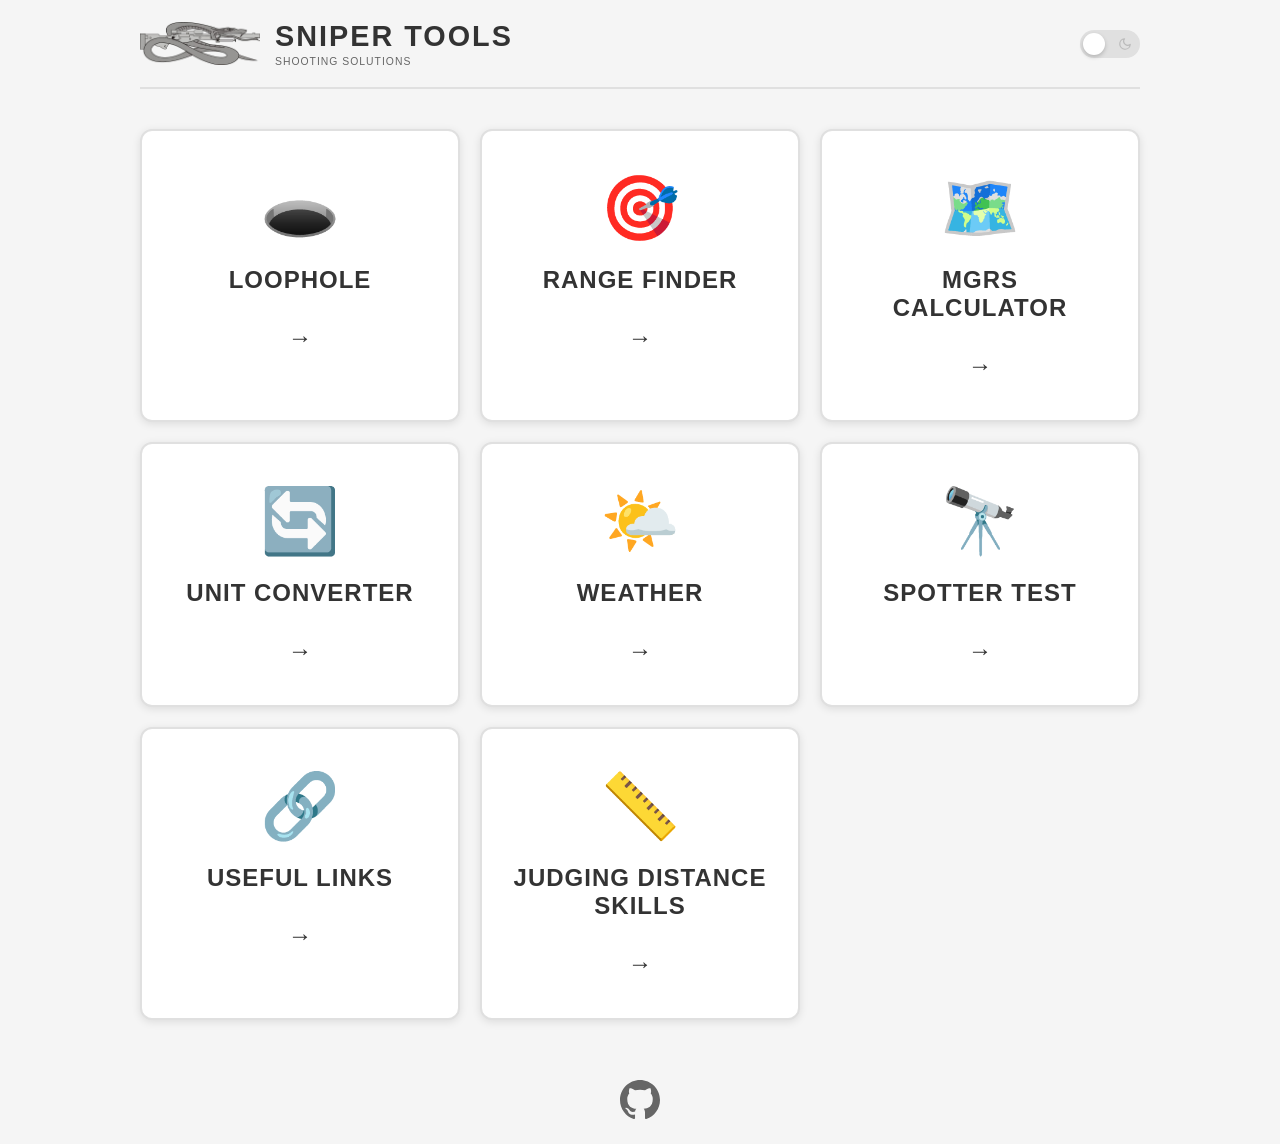
<file: index.html>
<!DOCTYPE html>
<html lang="en">
<head>
    <meta charset="UTF-8">
    <meta name="viewport" content="width=device-width, initial-scale=1.0">
    <title>Sniper Tools</title>
    <link rel="stylesheet" href="styles.css">
    <style>
        .tools-grid {
            margin-top: 40px;
        }

        .tool-card {
            box-shadow: var(--shadow);
        }

        .tool-card:hover {
            box-shadow: var(--shadow);
        }

        .tool-card h2 {
            font-size: 1.5rem;
            font-weight: 700;
            text-transform: uppercase;
            letter-spacing: 1px;
            margin-bottom: 10px;
            color: var(--text-primary);
        }

        .tool-card p {
            font-size: 0.9rem;
            color: var(--text-secondary);
            line-height: 1.5;
        }

        @media (max-width: 768px) {
            .tool-card {
                padding: 30px 20px;
            }

            .tool-icon {
                font-size: 3rem;
            }
        }
    </style>
</head>
<body>
    <div class="container">
        <header>
            <div class="logo-title">
                <img src="logo.png" alt="Logo" class="logo">
                <div>
                    <h1>Sniper Tools</h1>
                    <div class="subtitle">Shooting Solutions</div>
                </div>
            </div>
            <div class="theme-toggle">
                <button class="toggle-btn" id="themeToggle" data-active="false" aria-label="Toggle dark mode"><span class="slider"></span></button>
            </div>
        </header>

        <div class="tools-grid">
            <a href="loophole.html" class="tool-card">
                <div class="tool-icon">🕳️</div>
                <h2>Loophole</h2>
                <div class="arrow">→</div>
            </a>

            <a href="rangefinder.html" class="tool-card">
                <div class="tool-icon">🎯</div>
                <h2>Range Finder</h2>
                <div class="arrow">→</div>
            </a>

            <a href="mgrscalculator.html" class="tool-card">
                <div class="tool-icon">🗺️</div>
                <h2>MGRS Calculator</h2>
                <div class="arrow">→</div>
            </a>

            <a href="converter.html" class="tool-card">
                <div class="tool-icon">🔄</div>
                <h2>Unit Converter</h2>
                <div class="arrow">→</div>
            </a>

            <a href="weather.html" class="tool-card">
                <div class="tool-icon">🌤️</div>
                <h2>Weather</h2>
                <div class="arrow">→</div>
            </a>

            <a href="spottertest.html" class="tool-card">
                <div class="tool-icon">🔭</div>
                <h2>Spotter Test</h2>
                <div class="arrow">→</div>
            </a>

            <a href="usefull.html" class="tool-card">
                <div class="tool-icon">🔗</div>
                <h2>Useful Links</h2>
                <div class="arrow">→</div>
            </a>

            <a href="jd.html" class="tool-card">
                <div class="tool-icon">📏</div>
                <h2>Judging Distance Skills</h2>
                <div class="arrow">→</div>
            </a>
        </div>

        <div class="github-section">
            <a href="https://github.com/jjllrrvvrr" target="_blank" rel="noopener noreferrer" aria-label="View GitHub profile" class="github-link">
                <svg viewBox="0 0 24 24" xmlns="http://www.w3.org/2000/svg">
                    <path d="M12 0C5.37 0 0 5.37 0 12c0 5.3 3.44 9.8 8.2 11.37.6.11.82-.26.82-.58v-2.03c-3.34.72-4.04-1.61-4.04-1.61-.55-1.39-1.33-1.76-1.33-1.76-1.09-.74.08-.73.08-.73 1.2.09 1.84 1.24 1.84 1.24 1.07 1.83 2.8 1.3 3.49 1 .1-.78.42-1.3.76-1.6-2.67-.3-5.47-1.33-5.47-5.93 0-1.31.47-2.38 1.24-3.22-.13-.3-.54-1.52.12-3.17 0 0 1-.32 3.3 1.23a11.5 11.5 0 0 1 6 0c2.28-1.55 3.29-1.23 3.29-1.23.66 1.65.24 2.87.12 3.17.77.84 1.24 1.91 1.24 3.22 0 4.61-2.8 5.63-5.48 5.92.43.37.82 1.1.82 2.22v3.29c0 .32.22.7.82.58C20.56 21.8 24 17.3 24 12c0-6.63-5.37-12-12-12z"/>
                </svg>
            </a>
        </div>
    </div>

    <script>
        const themeToggle = document.getElementById('themeToggle');
        const html = document.documentElement;

        function loadTheme() {
            const savedTheme = localStorage.getItem('sniperTheme');
            if (savedTheme === 'dark') {
                html.setAttribute('data-theme', 'dark');
                themeToggle.setAttribute('data-active', 'true');
            }
        }

        function toggleTheme() {
            const isDark = html.getAttribute('data-theme') === 'dark';
            if (isDark) {
                html.removeAttribute('data-theme');
                themeToggle.setAttribute('data-active', 'false');
                localStorage.setItem('sniperTheme', 'light');
            } else {
                html.setAttribute('data-theme', 'dark');
                themeToggle.setAttribute('data-active', 'true');
                localStorage.setItem('sniperTheme', 'dark');
            }
        }

        themeToggle.addEventListener('click', toggleTheme);
        loadTheme();
    </script>
</body>
</html>
</file>
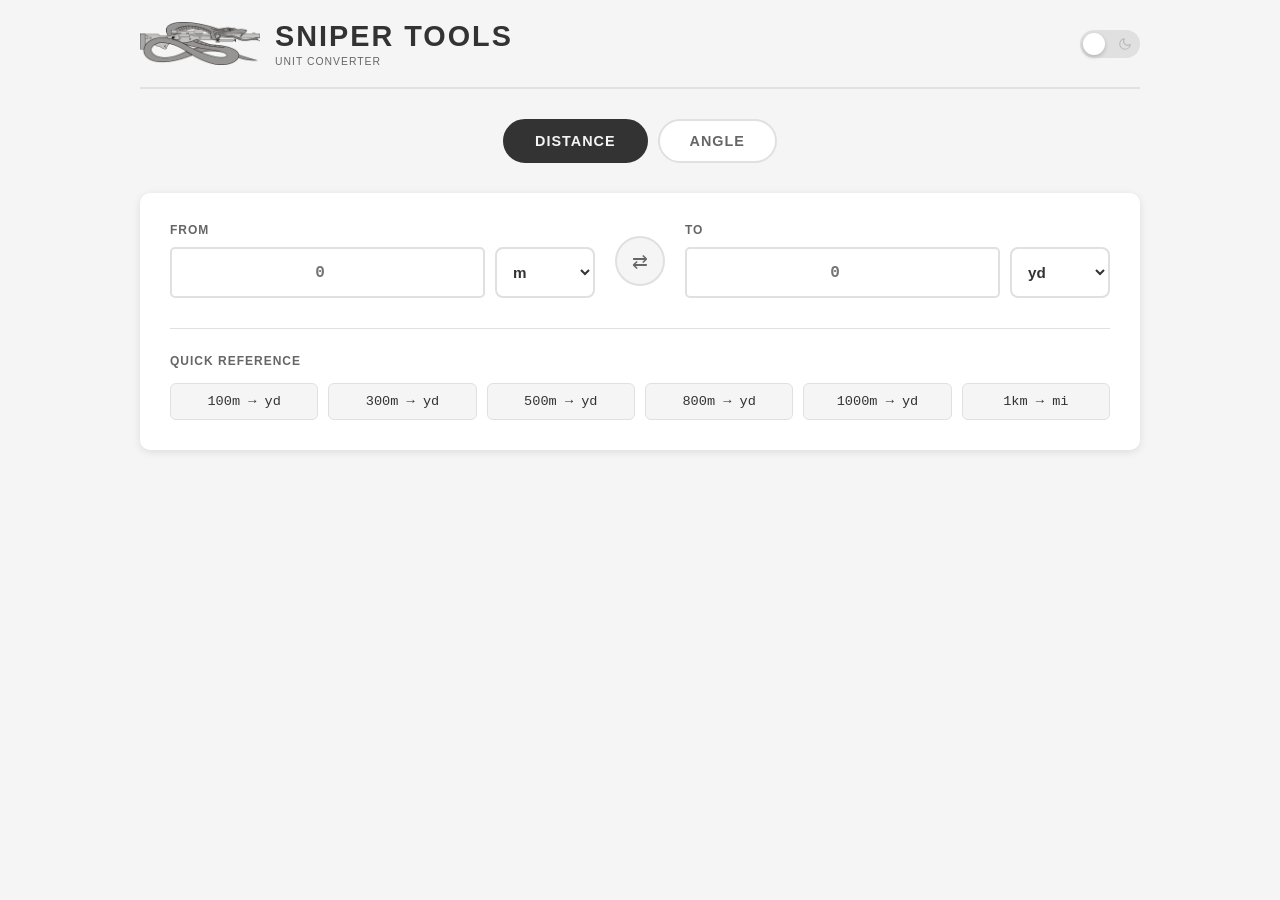
<file: converter.html>
<!DOCTYPE html>
<html lang="en">
<head>
    <meta charset="UTF-8">
    <meta name="viewport" content="width=device-width, initial-scale=1.0">
    <title>Sniper Tools - Unit Converter</title>
    <link rel="stylesheet" href="styles.css">
    <style>
        /* Converter specific styles */
        
        /* Tabs container */
        .tabs-container {
            display: flex;
            justify-content: center;
            margin-bottom: 30px;
            gap: 10px;
        }
        
        .tab-btn {
            padding: 12px 30px;
            border: 2px solid var(--border);
            background-color: var(--bg-secondary);
            color: var(--text-secondary);
            border-radius: 50px;
            font-size: 0.9rem;
            font-weight: 600;
            text-transform: uppercase;
            letter-spacing: 1px;
            cursor: pointer;
            transition: all 0.3s ease;
        }
        
        .tab-btn:hover {
            border-color: var(--text-primary);
            color: var(--text-primary);
        }
        
        .tab-btn.active {
            background-color: var(--text-primary);
            border-color: var(--text-primary);
            color: var(--bg-color);
        }
        
        /* Tab content */
        .tab-content {
            display: none;
        }
        
        .tab-content.active {
            display: block;
        }
        
        /* Converter layout */
        .converter-layout {
            display: grid;
            grid-template-columns: 1fr auto 1fr;
            gap: 20px;
            align-items: end;
        }
        
        .converter-side {
            display: flex;
            flex-direction: column;
            gap: 10px;
        }
        
        .converter-side label {
            font-size: 0.75rem;
            color: var(--text-secondary);
            text-transform: uppercase;
            letter-spacing: 1px;
            font-weight: 600;
        }
        
        .input-wrapper {
            display: flex;
            gap: 10px;
        }
        
        .value-input {
            flex: 1;
            padding: 14px 16px;
            border: 2px solid var(--border);
            border-radius: 8px;
            background-color: var(--bg-secondary);
            color: var(--text-primary);
            font-size: 1.2rem;
            font-family: var(--font-mono);
            font-weight: 600;
            text-align: center;
            transition: border-color 0.3s ease;
        }
        
        .value-input:focus {
            outline: none;
            border-color: var(--text-primary);
        }
        
        .unit-select {
            width: 100px;
            padding: 14px 12px;
            border: 2px solid var(--border);
            border-radius: 8px;
            background-color: var(--bg-secondary);
            color: var(--text-primary);
            font-size: 0.95rem;
            font-weight: 600;
            cursor: pointer;
            transition: border-color 0.3s ease;
        }
        
        .unit-select:focus {
            outline: none;
            border-color: var(--text-primary);
        }
        
        /* Swap button */
        .swap-btn {
            width: 50px;
            height: 50px;
            border: 2px solid var(--border);
            border-radius: 50%;
            background-color: var(--bg-color);
            color: var(--text-secondary);
            font-size: 1.2rem;
            cursor: pointer;
            transition: all 0.3s ease;
            display: flex;
            align-items: center;
            justify-content: center;
        }
        
        .swap-btn:hover {
            border-color: var(--text-primary);
            color: var(--text-primary);
            transform: rotate(180deg);
        }
        
        /* Quick conversions */
        .quick-conversions {
            margin-top: 30px;
            padding-top: 25px;
            border-top: 1px solid var(--border);
        }
        
        .quick-title {
            font-size: 0.75rem;
            color: var(--text-secondary);
            text-transform: uppercase;
            letter-spacing: 1px;
            font-weight: 600;
            margin-bottom: 15px;
        }
        
        .quick-grid {
            display: grid;
            grid-template-columns: repeat(auto-fit, minmax(120px, 1fr));
            gap: 10px;
        }
        
        .quick-item {
            padding: 10px 12px;
            background-color: var(--bg-color);
            border: 1px solid var(--border);
            border-radius: 6px;
            text-align: center;
            font-family: var(--font-mono);
            font-size: 0.85rem;
            color: var(--text-primary);
            cursor: pointer;
            transition: all 0.2s ease;
        }
        
        .quick-item:hover {
            border-color: var(--text-primary);
            background-color: var(--bg-secondary);
        }
        
        /* Mobile responsive */
        @media (max-width: 768px) {
            .converter-layout {
                grid-template-columns: 1fr;
                gap: 20px;
            }
            
            .swap-btn {
                width: 45px;
                height: 45px;
                margin: 0 auto;
                transform: rotate(90deg);
            }
            
            .swap-btn:hover {
                transform: rotate(270deg);
            }
            
            .value-input {
                font-size: 1.1rem;
            }
            
            .unit-select {
                width: 90px;
            }
        }
        
        @media (max-width: 480px) {
            .tabs-container {
                gap: 8px;
            }
            
            .tab-btn {
                padding: 10px 20px;
                font-size: 0.8rem;
            }
            
            .input-wrapper {
                flex-direction: column;
            }
            
            .unit-select {
                width: 100%;
            }
        }
    </style>
</head>
<body>
    <div class="container">
        <header>
            <div class="logo-title">
                <a href="index.html" aria-label="Back to home">
                    <img src="logo.png" alt="Logo" class="logo">
                </a>
                <div>
                    <h1>Sniper Tools</h1>
                    <div class="subtitle">Unit Converter</div>
                </div>
            </div>
            <div class="theme-toggle">
                <button class="toggle-btn" id="themeToggle" data-active="false" aria-label="Toggle dark mode"><span class="slider"></span></button>
            </div>
        </header>

        <!-- Tabs -->
        <div class="tabs-container">
            <button class="tab-btn active" data-tab="distance">Distance</button>
            <button class="tab-btn" data-tab="angle">Angle</button>
        </div>

        <!-- Distance Tab -->
        <div class="card tab-content active" id="distance-tab">
            <div class="converter-layout">
                <div class="converter-side">
                    <label>From</label>
                    <div class="input-wrapper">
                        <input type="number" id="dist-input-1" class="value-input" placeholder="0" step="any">
                        <select id="dist-unit-1" class="unit-select">
                            <option value="mm">mm</option>
                            <option value="cm">cm</option>
                            <option value="m" selected>m</option>
                            <option value="km">km</option>
                            <option value="in">in</option>
                            <option value="ft">ft</option>
                            <option value="yd">yd</option>
                            <option value="mi">mi</option>
                        </select>
                    </div>
                </div>

                <button class="swap-btn" id="dist-swap" title="Swap units">⇄</button>

                <div class="converter-side">
                    <label>To</label>
                    <div class="input-wrapper">
                        <input type="number" id="dist-input-2" class="value-input" placeholder="0" step="any">
                        <select id="dist-unit-2" class="unit-select">
                            <option value="mm">mm</option>
                            <option value="cm">cm</option>
                            <option value="m">m</option>
                            <option value="km">km</option>
                            <option value="in">in</option>
                            <option value="ft">ft</option>
                            <option value="yd" selected>yd</option>
                            <option value="mi">mi</option>
                        </select>
                    </div>
                </div>
            </div>

            <div class="quick-conversions">
                <div class="quick-title">Quick Reference</div>
                <div class="quick-grid">
                    <div class="quick-item" data-val="100" data-from="m" data-to="yd">100m → yd</div>
                    <div class="quick-item" data-val="300" data-from="m" data-to="yd">300m → yd</div>
                    <div class="quick-item" data-val="500" data-from="m" data-to="yd">500m → yd</div>
                    <div class="quick-item" data-val="800" data-from="m" data-to="yd">800m → yd</div>
                    <div class="quick-item" data-val="1000" data-from="m" data-to="yd">1000m → yd</div>
                    <div class="quick-item" data-val="1" data-from="km" data-to="mi">1km → mi</div>
                </div>
            </div>
        </div>

        <!-- Angle Tab -->
        <div class="card tab-content" id="angle-tab">
            <div class="converter-layout">
                <div class="converter-side">
                    <label>From</label>
                    <div class="input-wrapper">
                        <input type="number" id="angle-input-1" class="value-input" placeholder="0" step="any">
                        <select id="angle-unit-1" class="unit-select">
                            <option value="deg" selected>°</option>
                            <option value="mils">mils</option>
                            <option value="moa">MOA</option>
                            <option value="rad">rad</option>
                        </select>
                    </div>
                </div>

                <button class="swap-btn" id="angle-swap" title="Swap units">⇄</button>

                <div class="converter-side">
                    <label>To</label>
                    <div class="input-wrapper">
                        <input type="number" id="angle-input-2" class="value-input" placeholder="0" step="any">
                        <select id="angle-unit-2" class="unit-select">
                            <option value="deg">°</option>
                            <option value="mils" selected>mils</option>
                            <option value="moa">MOA</option>
                            <option value="rad">rad</option>
                        </select>
                    </div>
                </div>
            </div>

            <div class="quick-conversions">
                <div class="quick-title">Quick Reference</div>
                <div class="quick-grid">
                    <div class="quick-item" data-val="1" data-from="moa" data-to="mils">1 MOA → mils</div>
                    <div class="quick-item" data-val="0.1" data-from="mils" data-to="moa">0.1 mil → MOA</div>
                    <div class="quick-item" data-val="360" data-from="deg" data-to="mils">360° → mils</div>
                    <div class="quick-item" data-val="6400" data-from="mils" data-to="deg">6400 mils → °</div>
                    <div class="quick-item" data-val="90" data-from="deg" data-to="mils">90° → mils</div>
                    <div class="quick-item" data-val="1" data-from="rad" data-to="deg">1 rad → °</div>
                </div>
            </div>
        </div>
    </div>

    <script>
        // Theme toggle
        const themeToggle = document.getElementById('themeToggle');
        const html = document.documentElement;

        function loadTheme() {
            const savedTheme = localStorage.getItem('sniperTheme');
            if (savedTheme === 'dark') {
                html.setAttribute('data-theme', 'dark');
                themeToggle.setAttribute('data-active', 'true');
            }
        }

        function toggleTheme() {
            const isDark = html.getAttribute('data-theme') === 'dark';
            if (isDark) {
                html.removeAttribute('data-theme');
                themeToggle.setAttribute('data-active', 'false');
                localStorage.setItem('sniperTheme', 'light');
            } else {
                html.setAttribute('data-theme', 'dark');
                themeToggle.setAttribute('data-active', 'true');
                localStorage.setItem('sniperTheme', 'dark');
            }
        }

        themeToggle.addEventListener('click', toggleTheme);

        // Tab switching
        const tabBtns = document.querySelectorAll('.tab-btn');
        const tabContents = document.querySelectorAll('.tab-content');

        tabBtns.forEach(btn => {
            btn.addEventListener('click', () => {
                const tabId = btn.dataset.tab;
                
                // Update buttons
                tabBtns.forEach(b => b.classList.remove('active'));
                btn.classList.add('active');
                
                // Update content
                tabContents.forEach(content => {
                    content.classList.remove('active');
                    if (content.id === `${tabId}-tab`) {
                        content.classList.add('active');
                    }
                });
            });
        });

        // Conversion factors to base units (meters for distance, degrees for angle)
        const distFactors = {
            mm: 0.001,
            cm: 0.01,
            m: 1,
            km: 1000,
            in: 0.0254,
            ft: 0.3048,
            yd: 0.9144,
            mi: 1609.344
        };

        const angleFactors = {
            deg: 1,
            mils: 0.05625,  // 1 mil = 0.05625 degrees (6400 mils = 360 degrees)
            moa: 1/60,      // 1 MOA = 1/60 degree
            rad: 180/Math.PI // radians to degrees
        };

        // Distance converter
        const distInput1 = document.getElementById('dist-input-1');
        const distInput2 = document.getElementById('dist-input-2');
        const distUnit1 = document.getElementById('dist-unit-1');
        const distUnit2 = document.getElementById('dist-unit-2');
        const distSwap = document.getElementById('dist-swap');

        function convertDist(fromInput, toInput, fromUnit, toUnit) {
            const value = parseFloat(fromInput.value);
            if (isNaN(value)) {
                toInput.value = '';
                return;
            }
            
            // Convert to meters first, then to target unit
            const meters = value * distFactors[fromUnit];
            const result = meters / distFactors[toUnit];
            
            // Format to reasonable precision
            toInput.value = parseFloat(result.toFixed(6)).toString();
        }

        distInput1.addEventListener('input', () => {
            convertDist(distInput1, distInput2, distUnit1.value, distUnit2.value);
        });

        distInput2.addEventListener('input', () => {
            convertDist(distInput2, distInput1, distUnit2.value, distUnit1.value);
        });

        distUnit1.addEventListener('change', () => {
            convertDist(distInput1, distInput2, distUnit1.value, distUnit2.value);
        });

        distUnit2.addEventListener('change', () => {
            convertDist(distInput1, distInput2, distUnit1.value, distUnit2.value);
        });

        distSwap.addEventListener('click', () => {
            // Swap units
            const tempUnit = distUnit1.value;
            distUnit1.value = distUnit2.value;
            distUnit2.value = tempUnit;
            
            // Swap values
            const tempVal = distInput1.value;
            distInput1.value = distInput2.value;
            distInput2.value = tempVal;
        });

        // Angle converter
        const angleInput1 = document.getElementById('angle-input-1');
        const angleInput2 = document.getElementById('angle-input-2');
        const angleUnit1 = document.getElementById('angle-unit-1');
        const angleUnit2 = document.getElementById('angle-unit-2');
        const angleSwap = document.getElementById('angle-swap');

        function convertAngle(fromInput, toInput, fromUnit, toUnit) {
            const value = parseFloat(fromInput.value);
            if (isNaN(value)) {
                toInput.value = '';
                return;
            }
            
            // Convert to degrees first, then to target unit
            const degrees = value * angleFactors[fromUnit];
            const result = degrees / angleFactors[toUnit];
            
            // Format to reasonable precision
            toInput.value = parseFloat(result.toFixed(6)).toString();
        }

        angleInput1.addEventListener('input', () => {
            convertAngle(angleInput1, angleInput2, angleUnit1.value, angleUnit2.value);
        });

        angleInput2.addEventListener('input', () => {
            convertAngle(angleInput2, angleInput1, angleUnit2.value, angleUnit1.value);
        });

        angleUnit1.addEventListener('change', () => {
            convertAngle(angleInput1, angleInput2, angleUnit1.value, angleUnit2.value);
        });

        angleUnit2.addEventListener('change', () => {
            convertAngle(angleInput1, angleInput2, angleUnit1.value, angleUnit2.value);
        });

        angleSwap.addEventListener('click', () => {
            // Swap units
            const tempUnit = angleUnit1.value;
            angleUnit1.value = angleUnit2.value;
            angleUnit2.value = tempUnit;
            
            // Swap values
            const tempVal = angleInput1.value;
            angleInput1.value = angleInput2.value;
            angleInput2.value = tempVal;
        });

        // Quick conversion buttons
        document.querySelectorAll('.quick-item').forEach(item => {
            item.addEventListener('click', () => {
                const val = item.dataset.val;
                const from = item.dataset.from;
                const to = item.dataset.to;
                
                // Determine if distance or angle
                const isDist = ['mm', 'cm', 'm', 'km', 'in', 'ft', 'yd', 'mi'].includes(from);
                
                if (isDist) {
                    distInput1.value = val;
                    distUnit1.value = from;
                    distUnit2.value = to;
                    convertDist(distInput1, distInput2, from, to);
                    
                    // Switch to distance tab
                    tabBtns[0].click();
                } else {
                    angleInput1.value = val;
                    angleUnit1.value = from;
                    angleUnit2.value = to;
                    convertAngle(angleInput1, angleInput2, from, to);
                    
                    // Switch to angle tab
                    tabBtns[1].click();
                }
            });
        });

        // Initialize
        loadTheme();
    </script>
</body>
</html>
</file>
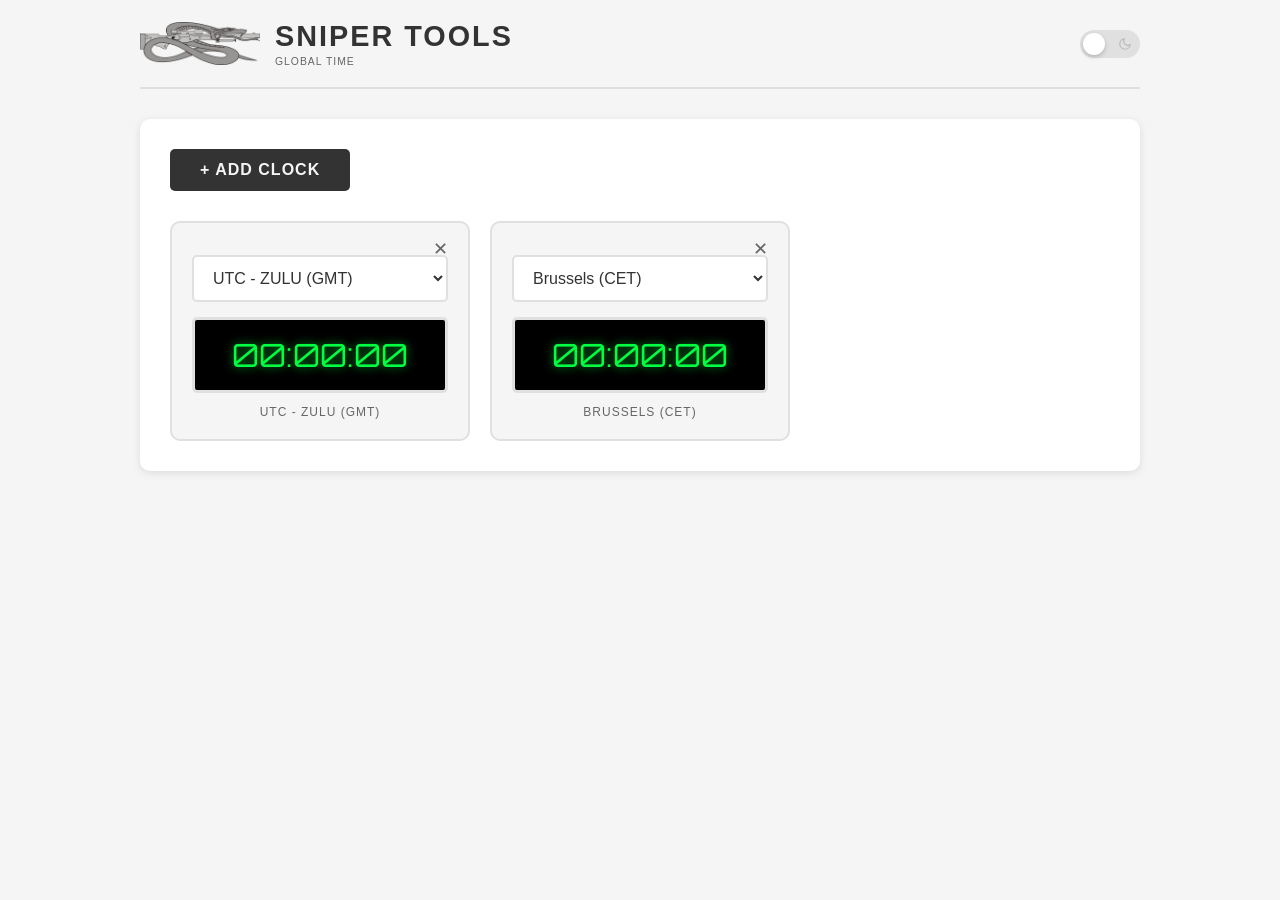
<file: globaltime.html>
<!DOCTYPE html>
<html lang="en">
<head>
    <meta charset="UTF-8">
    <meta name="viewport" content="width=device-width, initial-scale=1.0">
    <title>Sniper Tools - Global Time</title>
    <link rel="stylesheet" href="styles.css">
    <link rel="apple-touch-icon" href="icon.png">
    <link rel="icon" type="image/png" href="icon.png">
    <link rel="manifest" href="manifest.json">
    <meta name="apple-mobile-web-app-capable" content="yes">
    <meta name="apple-mobile-web-app-status-bar-style" content="black-translucent">
    <meta name="apple-mobile-web-app-title" content="Sniper Tools">
    <style>
        @import url('https://fonts.googleapis.com/css2?family=Orbitron:wght@400;700&display=swap');

        .globaltime-controls {
            display: flex;
            gap: var(--space-md);
            align-items: center;
            margin-bottom: var(--space-xl);
            flex-wrap: wrap;
        }

        .globaltime-controls span {
            color: var(--text-secondary);
            font-size: var(--text-sm);
            text-transform: uppercase;
            letter-spacing: 1px;
        }

        /* Grid des horloges */
        #clocks-container {
            display: grid;
            grid-template-columns: repeat(auto-fill, minmax(280px, 1fr));
            gap: var(--space-lg);
        }

        /* Style d'une carte d'horloge */
        .clock-card {
            background-color: var(--bg-color);
            border: var(--border-width) solid var(--border);
            border-radius: var(--radius-lg);
            padding: var(--space-lg);
            text-align: center;
            position: relative;
            transition: border-color 0.2s ease, transform 0.2s ease;
        }

        .clock-card:hover {
            border-color: var(--text-primary);
            transform: translateY(-3px);
        }

        .clock-card .remove-btn {
            position: absolute;
            top: 10px;
            right: 10px;
            background: none;
            border: none;
            color: var(--text-secondary);
            font-size: 18px;
            cursor: pointer;
            padding: 5px 10px;
            transition: color 0.2s ease;
        }

        .clock-card .remove-btn:hover {
            color: var(--danger-color);
        }

        .clock-card .selector-group {
            margin-bottom: var(--space-md);
            margin-top: var(--space-sm);
        }

        .clock-card .form-select {
            width: 100%;
        }

        /* Affichage digital style 7 segments */
        .clock-display {
            font-family: 'Orbitron', sans-serif;
            background-color: #000;
            color: #00ff41;
            font-size: var(--text-xl);
            padding: var(--space-md);
            border-radius: var(--radius-sm);
            border: 3px solid var(--border);
            display: block;
            text-shadow: 0 0 10px rgba(0, 255, 65, 0.6);
            box-shadow: inset 0 0 15px rgba(0,0,0,1);
            margin-bottom: var(--space-sm);
        }

        /* Rouge en mode sombre */
        [data-theme="dark"] .clock-display {
            color: #ff3333;
            text-shadow: 0 0 10px rgba(255, 51, 51, 0.6);
            border-color: #333;
        }

        .zone-label {
            font-size: var(--text-xs);
            color: var(--text-secondary);
            text-transform: uppercase;
            letter-spacing: 1px;
            margin-top: var(--space-sm);
        }

        /* Responsive */
        @media (max-width: 768px) {
            #clocks-container {
                grid-template-columns: repeat(auto-fill, minmax(240px, 1fr));
                gap: var(--space-md);
            }

            .clock-display {
                font-size: var(--text-lg);
                padding: var(--space-sm);
            }
        }

        @media (max-width: 480px) {
            #clocks-container {
                grid-template-columns: 1fr;
            }
        }
    </style>
</head>
<body>
    <div class="container">
        <header>
            <div class="logo-title">
                <a href="index.html" aria-label="Back to home">
                    <img src="logo.png" alt="Logo" class="logo">
                </a>
                <div>
                    <h1>Sniper Tools</h1>
                    <div class="subtitle">Global Time</div>
                </div>
            </div>
            <div class="theme-toggle">
                <button class="toggle-btn" id="themeToggle" data-active="false" aria-label="Toggle dark mode"><span class="slider"></span></button>
            </div>
        </header>

        <div class="card">
            <div class="globaltime-controls">
                <button class="btn" onclick="addClock()">+ Add Clock</button>
            </div>

            <div id="clocks-container">
                <!-- Les horloges s'ajouteront ici -->
            </div>
        </div>
    </div>

    <script>
        // Theme toggle
        const themeToggle = document.getElementById('themeToggle');
        const html = document.documentElement;

        function loadTheme() {
            const savedTheme = localStorage.getItem('sniperTheme');
            if (savedTheme === 'dark') {
                html.setAttribute('data-theme', 'dark');
                themeToggle.setAttribute('data-active', 'true');
            }
        }

        function toggleTheme() {
            const isDark = html.getAttribute('data-theme') === 'dark';
            if (isDark) {
                html.removeAttribute('data-theme');
                themeToggle.setAttribute('data-active', 'false');
                localStorage.setItem('sniperTheme', 'light');
            } else {
                html.setAttribute('data-theme', 'dark');
                themeToggle.setAttribute('data-active', 'true');
                localStorage.setItem('sniperTheme', 'dark');
            }
        }

        themeToggle.addEventListener('click', toggleTheme);

        // Liste des fuseaux horaires disponibles
        const timezones = [
            { name: "Local Time", value: "local" },
            { name: "UTC - ZULU (GMT)", value: "UTC" },
            { name: "New York (EST)", value: "America/New_York" },
            { name: "London (GMT)", value: "Europe/London" },
            { name: "Brussels (CET)", value: "Europe/Brussels" },
            { name: "Berlin (CET)", value: "Europe/Berlin" },
            { name: "Moscow (MSK)", value: "Europe/Moscow" },
            { name: "Dubai (GST)", value: "Asia/Dubai" },
            { name: "Mumbai (IST)", value: "Asia/Kolkata" },
            { name: "Bangkok (ICT)", value: "Asia/Bangkok" },
            { name: "Singapore (SGT)", value: "Asia/Singapore" },
            { name: "Hong Kong (HKT)", value: "Asia/Hong_Kong" },
            { name: "Tokyo (JST)", value: "Asia/Tokyo" },
            { name: "Seoul (KST)", value: "Asia/Seoul" },
            { name: "Sydney (AEST)", value: "Australia/Sydney" },
            { name: "Auckland (NZST)", value: "Pacific/Auckland" },
            { name: "Los Angeles (PST)", value: "America/Los_Angeles" },
            { name: "Chicago (CST)", value: "America/Chicago" },
            { name: "Denver (MST)", value: "America/Denver" },
            { name: "São Paulo (BRT)", value: "America/Sao_Paulo" },
            { name: "Buenos Aires (ART)", value: "America/Argentina/Buenos_Aires" }
        ];

        function addClock(defaultTimezone = 'local') {
            const container = document.getElementById('clocks-container');
            
            // Création de l'élément carte
            const card = document.createElement('div');
            card.className = 'clock-card';
            
            // ID unique pour cette instance d'horloge
            const clockId = 'clock-' + Date.now();

            // Génération du menu déroulant avec sélection par défaut
            let optionsHtml = timezones.map(tz => 
                `<option value="${tz.value}" ${tz.value === defaultTimezone ? 'selected' : ''}>${tz.name}</option>`
            ).join('');

            card.innerHTML = `
                <button class="remove-btn" onclick="this.parentElement.remove()">✕</button>
                <div class="selector-group">
                    <select class="form-select tz-selector">
                        ${optionsHtml}
                    </select>
                </div>
                <div class="clock-display" id="${clockId}">00:00:00</div>
                <div class="zone-label">Select Time Zone</div>
            `;

            container.appendChild(card);

            // On ajoute l'écouteur d'événement sur le select pour mettre à jour le label
            const select = card.querySelector('.tz-selector');
            select.addEventListener('change', () => {
                card.querySelector('.zone-label').textContent = select.options[select.selectedIndex].text;
            });

            // Initialisation du label avec la timezone sélectionnée
            const selectedOption = timezones.find(tz => tz.value === defaultTimezone);
            card.querySelector('.zone-label').textContent = selectedOption ? selectedOption.name : select.options[select.selectedIndex].text;
        }

        // Fonction globale qui met à jour TOUTES les horloges présentes à l'écran
        function updateAllClocks() {
            const clockCards = document.querySelectorAll('.clock-card');
            const now = new Date();

            clockCards.forEach(card => {
                const select = card.querySelector('.tz-selector');
                const display = card.querySelector('.clock-display');
                const selectedZone = select.value;

                let options = {
                    hour: '2-digit',
                    minute: '2-digit',
                    second: '2-digit',
                    hour12: false
                };

                if (selectedZone !== 'local') {
                    options.timeZone = selectedZone;
                }

                try {
                    const formatter = new Intl.DateTimeFormat('en-GB', options);
                    display.textContent = formatter.format(now);
                } catch (e) {
                    display.textContent = "Error";
                }
            });
        }

        // Lancement du cycle de mise à jour (1 seconde)
        setInterval(updateAllClocks, 1000);

        // Ajouter deux horloges par défaut au démarrage
        window.onload = () => {
            loadTheme();
            addClock('UTC');           // Horloge 1: UTC
            addClock('Europe/Brussels'); // Horloge 2: Brussels
        };
    </script>
</body>
</html>
</file>
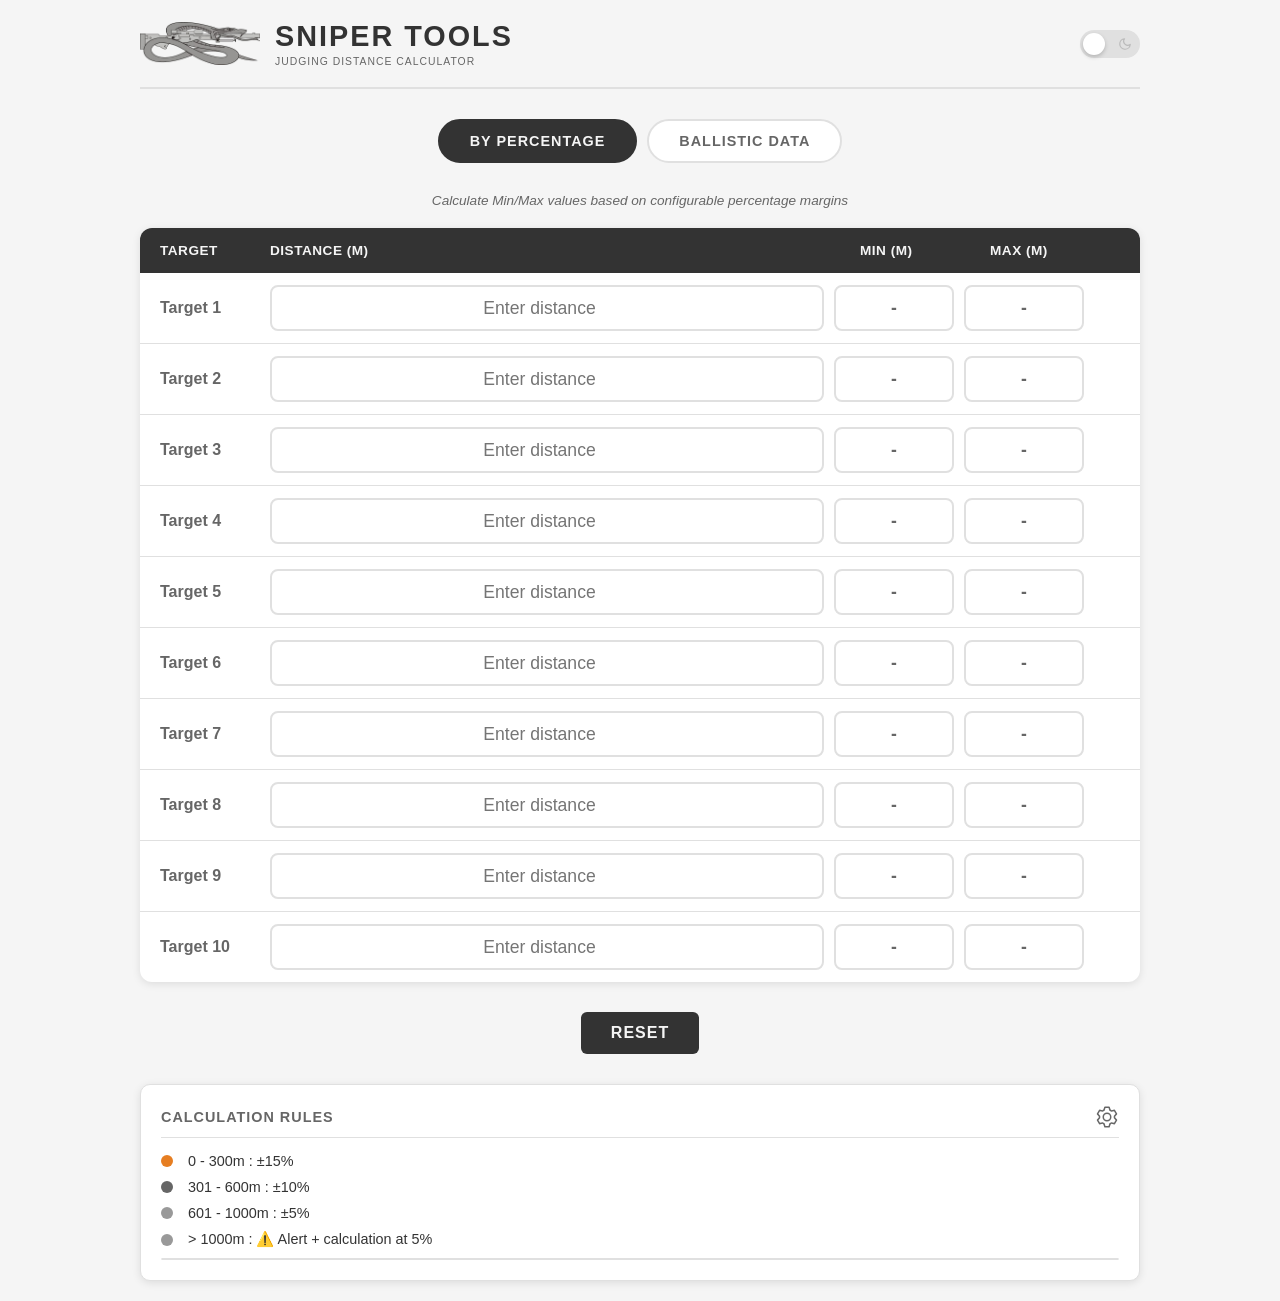
<file: jd.html>
<!DOCTYPE html>
<html lang="en">
<head>
    <meta charset="UTF-8">
    <meta name="viewport" content="width=device-width, initial-scale=1.0">
    <title>Sniper Tools - Judging Distance Calculator (Fusion)</title>
    <link rel="stylesheet" href="styles.css">
    <style>
        /* JD4 specific styles - Fusion of jd.html and jd2.html with pill system */
        
        /* Tabs container */
        .tabs-container {
            display: flex;
            justify-content: center;
            margin-bottom: 30px;
            gap: 10px;
        }
        
        .tab-btn {
            padding: 12px 30px;
            border: 2px solid var(--border);
            background-color: var(--bg-secondary);
            color: var(--text-secondary);
            border-radius: 50px;
            font-size: 0.9rem;
            font-weight: 600;
            text-transform: uppercase;
            letter-spacing: 1px;
            cursor: pointer;
            transition: all 0.3s ease;
        }
        
        .tab-btn:hover {
            border-color: var(--text-primary);
            color: var(--text-primary);
        }
        
        .tab-btn.active {
            background-color: var(--text-primary);
            border-color: var(--text-primary);
            color: var(--bg-color);
        }
        
        .mode-description {
            text-align: center;
            margin-bottom: 20px;
            font-size: 0.85rem;
            color: var(--text-secondary);
            font-style: italic;
        }
        
        /* Table styles */
        .targets-table {
            width: 100%;
            background-color: var(--bg-secondary);
            border-radius: 12px;
            box-shadow: var(--shadow);
            overflow: hidden;
        }

        .table-header {
            display: grid;
            grid-template-columns: 100px 1fr 120px 120px auto;
            gap: 10px;
            padding: 15px 20px;
            background-color: var(--text-primary);
            color: var(--bg-color);
            font-weight: 600;
            font-size: 0.85rem;
            text-transform: uppercase;
            letter-spacing: 0.5px;
        }

        .table-row {
            display: grid;
            grid-template-columns: 100px 1fr 120px 120px auto;
            gap: 10px;
            padding: 12px 20px;
            border-bottom: 1px solid var(--border);
            align-items: center;
            transition: background-color 0.2s ease;
        }

        .table-row:last-child {
            border-bottom: none;
        }

        .table-row:hover {
            background-color: var(--bg-secondary);
        }

        .table-row.alert {
            background-color: rgba(230, 126, 34, 0.1);
        }

        .table-row.alert:hover {
            background-color: rgba(230, 126, 34, 0.15);
        }

        .cell-target {
            font-weight: 700;
            color: var(--text-secondary);
        }

        .cell-input input {
            width: 100%;
            height: 46px;
            padding: 0 12px;
            border: 2px solid var(--border);
            border-radius: 8px;
            background-color: var(--bg-secondary);
            color: var(--text-primary);
            font-size: 1.1rem;
            text-align: center;
            transition: border-color 0.3s ease, box-shadow 0.3s ease;
        }

        .cell-input input:focus {
            outline: none;
            border-color: var(--text-primary);
            box-shadow: 0 0 0 3px rgba(44, 62, 80, 0.1);
        }

        [data-theme="dark"] .cell-input input:focus {
            box-shadow: 0 0 0 3px rgba(128, 128, 128, 0.2);
        }

        .cell-min, .cell-max {
            text-align: center;
            height: 46px;
            padding: 0 12px;
            background-color: var(--bg-secondary);
            border: 2px solid var(--border);
            border-radius: 8px;
            font-weight: 700;
            font-size: 1.1rem;
            color: var(--text-primary);
            display: flex;
            align-items: center;
            justify-content: center;
        }

        .cell-min:empty::before, .cell-max:empty::before {
            content: '-';
            color: var(--text-secondary);
        }

        .cell-alert {
            display: flex;
            align-items: center;
            justify-content: center;
            color: var(--alert-color);
            font-size: 1.3rem;
            opacity: 0;
            transition: opacity 0.3s ease;
        }

        .table-row.alert .cell-alert {
            opacity: 1;
        }

        .reset-section {
            margin-top: 30px;
            text-align: center;
        }

        .reset-btn {
            background-color: var(--text-primary);
            color: var(--bg-color);
            border: none;
            padding: 12px 30px;
            border-radius: 6px;
            font-size: 1rem;
            font-weight: 600;
            cursor: pointer;
            transition: background-color 0.3s ease, transform 0.1s ease;
            text-transform: uppercase;
            letter-spacing: 1px;
        }

        .reset-btn:hover {
            background-color: var(--accent-hover);
        }

        .reset-btn:active {
            transform: scale(0.98);
        }

        .legend {
            margin-top: 30px;
            padding: 20px;
            background-color: var(--bg-secondary);
            border-radius: 10px;
            box-shadow: var(--shadow);
        }

        .legend-header {
            display: flex;
            justify-content: space-between;
            align-items: center;
            margin-bottom: 15px;
        }

        .legend h3 {
            font-size: 0.9rem;
            text-transform: uppercase;
            letter-spacing: 1px;
            color: var(--text-secondary);
        }

        .config-toggle-icon {
            width: 24px;
            height: 24px;
            cursor: pointer;
            transition: transform 0.3s ease;
            fill: currentColor;
        }

        .config-toggle-icon:hover {
            transform: rotate(90deg);
        }

        .config-panel {
            max-height: 0;
            overflow: hidden;
            transition: max-height 0.3s ease, padding 0.3s ease;
            background-color: var(--bg-secondary);
            border-radius: 8px;
            margin-top: 0;
        }

        .config-panel.open {
            max-height: 600px;
            padding: 15px;
            margin-top: 15px;
        }

        .config-header {
            font-size: 0.85rem;
            font-weight: 600;
            color: var(--text-primary);
            margin-bottom: 12px;
            text-transform: uppercase;
        }

        .config-row {
            display: flex;
            align-items: center;
            gap: 15px;
            margin-bottom: 12px;
            padding-bottom: 12px;
            border-bottom: 1px solid var(--border);
        }

        .config-row:last-child {
            border-bottom: none;
            margin-bottom: 0;
            padding-bottom: 0;
        }

        .config-row input {
            width: 80px;
            height: 36px;
            padding: 0 10px;
            border: 2px solid var(--border);
            border-radius: 6px;
            background-color: var(--bg-secondary);
            color: var(--text-primary);
            font-size: 0.95rem;
            text-align: center;
        }

        .config-row input:focus {
            outline: none;
            border-color: var(--text-primary);
        }

        .config-label {
            flex: 1;
            font-size: 0.85rem;
            color: var(--text-secondary);
        }

        .config-percent {
            width: 60px !important;
        }

        .config-actions {
            display: flex;
            gap: 10px;
            margin-top: 15px;
        }

        .config-add-btn {
            flex: 1;
            padding: 8px 15px;
            background-color: var(--text-primary);
            color: var(--bg-color);
            border: none;
            border-radius: 6px;
            font-size: 0.85rem;
            font-weight: 600;
            cursor: pointer;
            transition: background-color 0.3s ease;
        }

        .config-add-btn:hover {
            background-color: var(--accent-hover);
        }

        .config-reset-btn {
            padding: 8px 15px;
            background-color: transparent;
            border: 1px solid var(--border);
            color: var(--text-secondary);
            border-radius: 6px;
            font-size: 0.85rem;
            cursor: pointer;
            transition: all 0.3s ease;
        }

        .config-reset-btn:hover {
            border-color: var(--text-primary);
            color: var(--text-primary);
        }

        .legend-item {
            display: flex;
            align-items: center;
            gap: 15px;
            margin-bottom: 10px;
            font-size: 0.9rem;
        }

        .legend-dot {
            width: 12px;
            height: 12px;
            border-radius: 50%;
        }

        .legend-dot.range1 { background-color: var(--alert-color); }
        .legend-dot.range2 { background-color: #666; }
        .legend-dot.range3 { background-color: #999; }

        /* Mode ballistic info */
        .ballistic-info {
            text-align: center;
            margin-bottom: 20px;
            font-size: 0.85rem;
            color: var(--text-secondary);
            padding: 10px;
            background-color: var(--bg-color);
            border-radius: 8px;
            border: 1px solid var(--border);
        }

        /* Responsive */
        @media (max-width: 768px) {
            .table-header {
                display: none;
            }

            .table-row {
                display: grid;
                grid-template-columns: 1fr 1fr;
                grid-template-rows: auto auto auto;
                gap: 10px;
                padding: 15px;
            }

            .cell-target {
                grid-column: 1 / -1;
                text-align: center;
                font-size: 1.1rem;
                padding-bottom: 5px;
                border-bottom: 1px solid var(--border);
            }

            .cell-input {
                grid-column: 1 / -1;
            }

            .cell-min {
                grid-column: 1;
                position: relative;
            }

            .cell-max {
                grid-column: 2;
                position: relative;
            }

            .cell-min::before {
                content: 'MIN';
                position: absolute;
                top: -8px;
                left: 50%;
                transform: translateX(-50%);
                background-color: var(--bg-secondary);
                padding: 0 8px;
                font-size: 0.65rem;
                color: var(--text-secondary);
                font-weight: 600;
            }

            .cell-max::before {
                content: 'MAX';
                position: absolute;
                top: -8px;
                left: 50%;
                transform: translateX(-50%);
                background-color: var(--bg-secondary);
                padding: 0 8px;
                font-size: 0.65rem;
                color: var(--text-secondary);
                font-weight: 600;
            }

            .cell-alert {
                grid-column: 1 / -1;
                font-size: 1rem;
            }

            .table-row.alert .cell-alert::after {
                content: ' > 1000m';
                font-size: 0.85rem;
                margin-left: 5px;
            }

            .tabs-container {
                flex-direction: column;
                gap: 10px;
            }

            .tab-btn {
                width: 100%;
            }

            .config-row {
                flex-wrap: wrap;
            }
        }

        @media (max-width: 480px) {
            body {
                padding: 15px;
            }

            .targets-table {
                border-radius: 8px;
            }
        }
    </style>
</head>
<body>
    <div class="container">
        <header>
            <div class="logo-title">
                <a href="index.html" aria-label="Back to home">
                    <img src="logo.png" alt="Logo" class="logo">
                </a>
                <div>
                    <h1>Sniper Tools</h1>
                    <div class="subtitle">Judging Distance Calculator</div>
                </div>
            </div>
            <div class="theme-toggle">
                <button class="toggle-btn" id="themeToggle" data-active="false" aria-label="Toggle dark mode"><span class="slider"></span></button>
            </div>
        </header>

        <!-- Mode Switcher -->
        <div class="tabs-container">
            <button class="tab-btn active" data-mode="percent">By Percentage</button>
            <button class="tab-btn" data-mode="ballistic">Ballistic Data</button>
        </div>

        <div class="mode-description" id="modeDescription">
            Calculate Min/Max values based on configurable percentage margins
        </div>

        <div class="targets-table">
            <div class="table-header">
                <div>Target</div>
                <div>Distance (m)</div>
                <div>Min (m)</div>
                <div>Max (m)</div>
                <div></div>
            </div>
            <div id="tableBody">
                <!-- The 10 rows will be generated by JavaScript -->
            </div>
        </div>

        <div class="reset-section">
            <button class="reset-btn" id="resetBtn">Reset</button>
        </div>

        <!-- Legend Section -->
        <div class="legend" id="percentLegend">
            <div class="legend-header">
                <h3>Calculation Rules</h3>
                <svg class="config-toggle-icon" id="configToggle" viewBox="0 0 1024 1024" xmlns="http://www.w3.org/2000/svg" aria-label="Configure calculation ranges" width="24" height="24">
                    <path d="M600.704 64a32 32 0 0130.464 22.208l35.2 109.376c14.784 7.232 28.928 15.36 42.432 24.512l112.384-24.192a32 32 0 0134.432 15.36L944.32 364.8a32 32 0 01-4.032 37.504l-77.12 85.12a357.12 357.12 0 010 49.024l77.12 85.248a32 32 0 014.032 37.504l-88.704 153.6a32 32 0 01-34.432 15.296L708.8 803.904c-13.44 9.088-27.648 17.28-42.368 24.512l-35.264 109.376A32 32 0 01600.704 960H423.296a32 32 0 01-30.464-22.208L357.696 828.48a351.616 351.616 0 01-42.56-24.64l-112.32 24.256a32 32 0 01-34.432-15.36L79.68 659.2a32 32 0 014.032-37.504l77.12-85.248a357.12 357.12 0 010-48.896l-77.12-85.248A32 32 0 0179.68 364.8l88.704-153.6a32 32 0 0134.432-15.296l112.32 24.256c13.568-9.152 27.776-17.408 42.56-24.64l35.2-109.312A32 32 0 01423.232 64H600.64zm-23.424 64H446.72l-36.352 113.088-24.512 11.968a294.113 294.113 0 00-34.816 20.096l-22.656 15.36-116.224-25.088-65.28 113.152 79.68 88.192-1.92 27.136a293.12 293.12 0 000 40.192l1.92 27.136-79.808 88.192 65.344 113.152 116.224-25.024 22.656 15.296a294.113 294.113 0 0034.816 20.096l24.512 11.968L446.72 896h130.688l36.48-113.152 24.448-11.904a288.282 288.282 0 0034.752-20.096l22.592-15.296 116.288 25.024 65.28-113.152-79.744-88.192 1.92-27.136a293.12 293.12 0 000-40.256l-1.92-27.136 79.808-88.128-65.344-113.152-116.288 24.96-22.592-15.232a287.616 287.616 0 00-34.752-20.096l-24.448-11.904L577.344 128zM512 320a192 192 0 110 384 192 192 0 010-384zm0 64a128 128 0 100 256 128 128 0 000-256z"/>
                </svg>
            </div>
            <div id="legendContent">
                <div class="legend-item">
                    <div class="legend-dot range1"></div>
                    <span>0 - 300m : ±15%</span>
                </div>
                <div class="legend-item">
                    <div class="legend-dot range2"></div>
                    <span>301 - 600m : ±10%</span>
                </div>
                <div class="legend-item">
                    <div class="legend-dot range3"></div>
                    <span>601 - 1000m : ±5%</span>
                </div>
                <div class="legend-item">
                    <div class="legend-dot range3"></div>
                    <span>> 1000m : ⚠️ Alert + calculation at 5%</span>
                </div>
            </div>
            <div class="config-panel" id="configPanel">
                <div class="config-header">Range Configuration</div>
                <div id="configRows"></div>
                <div class="config-actions">
                    <button class="config-add-btn" id="configAddBtn">+ Add Range</button>
                    <button class="config-reset-btn" id="configResetBtn">Reset to Default</button>
                </div>
            </div>
        </div>

        <!-- Ballistic Legend -->
        <div class="legend" id="ballisticLegend" style="display: none;">
            <h3>Ballistic Data Reference</h3>
            <div class="ballistic-info">
                <strong>Raw Ballistic Data Mode</strong><br>
                Min/Max values are based on real ballistic data AX338 - SMK300gr, MV: 803m/s, 1000mb-15°C-50%RH.<br>
                Data calculated to hit a 30cm target (0-400m) and 50cm target (401-1000m).<br>
                Coverage: 51m to 1000m with exact values. For distances > 1000m, calculation at ±5%.
            </div>
            <div class="legend-item">
                <div class="legend-dot range1"></div>
                <span>51-225m : Min = 0, Decreasing Max</span>
            </div>
            <div class="legend-item">
                <div class="legend-dot range2"></div>
                <span>226-400m : Increasing Min, Progressive Max</span>
            </div>
            <div class="legend-item">
                <div class="legend-dot range3"></div>
                <span>401-1000m : Margin converging to ~1.5%</span>
            </div>
        </div>
    </div>

    <script>
        // Theme management
        const themeToggle = document.getElementById('themeToggle');
        const html = document.documentElement;

        function loadTheme() {
            const savedTheme = localStorage.getItem('sniperTheme');
            if (savedTheme === 'dark') {
                html.setAttribute('data-theme', 'dark');
                themeToggle.setAttribute('data-active', 'true');
            }
        }

        function toggleTheme() {
            const isDark = html.getAttribute('data-theme') === 'dark';
            if (isDark) {
                html.removeAttribute('data-theme');
                themeToggle.setAttribute('data-active', 'false');
                localStorage.setItem('sniperTheme', 'light');
            } else {
                html.setAttribute('data-theme', 'dark');
                themeToggle.setAttribute('data-active', 'true');
                localStorage.setItem('sniperTheme', 'dark');
            }
        }

        themeToggle.addEventListener('click', toggleTheme);

        // Mode switching
        const tabBtns = document.querySelectorAll('.tab-btn');
        let currentMode = 'percent';

        tabBtns.forEach(btn => {
            btn.addEventListener('click', () => {
                const mode = btn.dataset.mode;
                currentMode = mode;
                
                // Update buttons
                tabBtns.forEach(b => b.classList.remove('active'));
                btn.classList.add('active');
                
                // Update UI
                updateModeDisplay();
                
                // Recalculate all rows
                for (let i = 0; i < 10; i++) {
                    updateRow(i);
                }
            });
        });

        function updateModeDisplay() {
            const percentLegend = document.getElementById('percentLegend');
            const ballisticLegend = document.getElementById('ballisticLegend');
            const description = document.getElementById('modeDescription');
            
            if (currentMode === 'percent') {
                percentLegend.style.display = 'block';
                ballisticLegend.style.display = 'none';
                description.textContent = 'Calculate Min/Max values based on configurable percentage margins';
            } else {
                percentLegend.style.display = 'none';
                ballisticLegend.style.display = 'block';
                description.textContent = 'Calculate Min/Max values based on exact ballistic reference data';
            }
        }

        // Generate 10 rows
        const tableBody = document.getElementById('tableBody');

        function createRow(index) {
            const row = document.createElement('div');
            row.className = 'table-row';
            row.dataset.index = index;

            row.innerHTML = `
                <div class="cell-target">Target ${index + 1}</div>
                <div class="cell-input">
                    <input type="number" id="distance-${index}" min="0" step="1" placeholder="Enter distance">
                </div>
                <div class="cell-min" id="min-${index}"></div>
                <div class="cell-max" id="max-${index}"></div>
                <div class="cell-alert">⚠️</div>
            `;

            return row;
        }

        // Create 10 rows
        for (let i = 0; i < 10; i++) {
            tableBody.appendChild(createRow(i));
        }

        // ============================================
        // PERCENTAGE MODE (from jd.html)
        // ============================================
        const defaultRanges = [
            { min: 0, max: 300, percent: 15 },
            { min: 301, max: 600, percent: 10 },
            { min: 601, max: 1000, percent: 5 },
            { min: 1001, max: null, percent: 5 }
        ];

        let currentRanges = [];

        function loadConfig() {
            const savedConfig = localStorage.getItem('jdConfig');
            if (savedConfig) {
                try {
                    currentRanges = JSON.parse(savedConfig);
                } catch (e) {
                    currentRanges = [...defaultRanges];
                }
            } else {
                currentRanges = [...defaultRanges];
            }
        }

        function saveConfig() {
            localStorage.setItem('jdConfig', JSON.stringify(currentRanges));
            updateLegendDisplay();
            if (currentMode === 'percent') {
                for (let i = 0; i < 10; i++) {
                    updateRow(i);
                }
            }
        }

        function updateLegendDisplay() {
            const legendContent = document.getElementById('legendContent');
            const colors = ['range1', 'range2', 'range3', 'range3'];
            
            let html = '';
            currentRanges.forEach((range, index) => {
                const colorClass = colors[index % colors.length];
                let label = '';
                if (range.max === null) {
                    label = `> ${range.min}m`;
                } else {
                    label = `${range.min} - ${range.max}m`;
                }
                const alertText = range.max === null ? ' ⚠️ Alert' : '';
                html += `
                    <div class="legend-item">
                        <div class="legend-dot ${colorClass}"></div>
                        <span>${label} : ±${range.percent}%${alertText}</span>
                    </div>
                `;
            });
            legendContent.innerHTML = html;
        }

        function getPercent(distance) {
            if (isNaN(distance) || distance < 0) return 0;
            
            for (const range of currentRanges) {
                if (range.max === null) {
                    if (distance >= range.min) {
                        return range.percent;
                    }
                } else {
                    if (distance >= range.min && distance <= range.max) {
                        return range.percent;
                    }
                }
            }
            return currentRanges.length > 0 ? currentRanges[currentRanges.length - 1].percent : 5;
        }

        function calculatePercentValues(distance, percent) {
            const min = distance * (1 - percent / 100);
            const max = distance * (1 + percent / 100);
            return {
                min: Math.round(min),
                max: Math.round(max)
            };
        }

        // ============================================
        // BALLISTIC DATA MODE (from jd2.html)
        // ============================================
        const referenceData = {
            51: {min: 0, max: 506}, 52: {min: 0, max: 499}, 53: {min: 0, max: 492}, 54: {min: 0, max: 486},
            55: {min: 0, max: 479}, 56: {min: 0, max: 473}, 57: {min: 0, max: 467}, 58: {min: 0, max: 461},
            59: {min: 0, max: 455}, 60: {min: 0, max: 450}, 61: {min: 0, max: 445}, 62: {min: 0, max: 440},
            63: {min: 0, max: 435}, 64: {min: 0, max: 430}, 65: {min: 0, max: 426}, 66: {min: 0, max: 421},
            67: {min: 0, max: 417}, 68: {min: 0, max: 413}, 69: {min: 0, max: 407}, 70: {min: 0, max: 404},
            71: {min: 0, max: 400}, 72: {min: 0, max: 396}, 73: {min: 0, max: 393}, 74: {min: 0, max: 390},
            75: {min: 0, max: 386}, 76: {min: 0, max: 382}, 77: {min: 0, max: 380}, 78: {min: 0, max: 377},
            79: {min: 0, max: 374}, 80: {min: 0, max: 372}, 81: {min: 0, max: 368}, 82: {min: 0, max: 365},
            83: {min: 0, max: 363}, 84: {min: 0, max: 361}, 85: {min: 0, max: 357}, 86: {min: 0, max: 354},
            87: {min: 0, max: 352}, 88: {min: 0, max: 350}, 89: {min: 0, max: 349}, 90: {min: 0, max: 346},
            91: {min: 0, max: 344}, 92: {min: 0, max: 342}, 93: {min: 0, max: 340}, 94: {min: 0, max: 339},
            95: {min: 0, max: 336}, 96: {min: 0, max: 334}, 97: {min: 0, max: 333}, 98: {min: 0, max: 331},
            99: {min: 0, max: 330}, 100: {min: 0, max: 327}, 101: {min: 0, max: 326}, 102: {min: 0, max: 324},
            103: {min: 0, max: 323}, 104: {min: 0, max: 321}, 105: {min: 0, max: 321}, 106: {min: 0, max: 320},
            107: {min: 0, max: 317}, 108: {min: 0, max: 316}, 109: {min: 0, max: 315}, 110: {min: 0, max: 314},
            111: {min: 0, max: 313}, 112: {min: 0, max: 312}, 113: {min: 0, max: 310}, 114: {min: 0, max: 310},
            115: {min: 0, max: 308}, 116: {min: 0, max: 307}, 117: {min: 0, max: 306}, 118: {min: 0, max: 305},
            119: {min: 0, max: 305}, 120: {min: 0, max: 303}, 121: {min: 0, max: 303}, 122: {min: 0, max: 302},
            123: {min: 0, max: 301}, 124: {min: 0, max: 301}, 125: {min: 0, max: 300}, 126: {min: 0, max: 299},
            127: {min: 0, max: 299}, 128: {min: 0, max: 298}, 129: {min: 0, max: 298}, 130: {min: 0, max: 296},
            131: {min: 0, max: 296}, 132: {min: 0, max: 296}, 133: {min: 0, max: 295}, 134: {min: 0, max: 295},
            135: {min: 0, max: 294}, 136: {min: 0, max: 294}, 137: {min: 0, max: 293}, 138: {min: 0, max: 293},
            139: {min: 0, max: 293}, 140: {min: 0, max: 292}, 141: {min: 0, max: 292}, 142: {min: 0, max: 292},
            143: {min: 0, max: 292}, 144: {min: 0, max: 290}, 145: {min: 0, max: 290}, 146: {min: 0, max: 290},
            147: {min: 0, max: 290}, 148: {min: 0, max: 290}, 149: {min: 0, max: 290}, 150: {min: 0, max: 289},
            151: {min: 0, max: 289}, 152: {min: 0, max: 289}, 153: {min: 0, max: 289}, 154: {min: 0, max: 289},
            155: {min: 0, max: 289}, 156: {min: 0, max: 289}, 157: {min: 0, max: 289}, 158: {min: 0, max: 289},
            159: {min: 0, max: 289}, 160: {min: 0, max: 288}, 161: {min: 0, max: 288}, 162: {min: 0, max: 288},
            163: {min: 0, max: 288}, 164: {min: 0, max: 288}, 165: {min: 0, max: 288}, 166: {min: 0, max: 288},
            167: {min: 0, max: 289}, 168: {min: 0, max: 289}, 169: {min: 0, max: 289}, 170: {min: 0, max: 289},
            171: {min: 0, max: 289}, 172: {min: 0, max: 289}, 173: {min: 0, max: 289}, 174: {min: 0, max: 289},
            175: {min: 0, max: 290}, 176: {min: 0, max: 290}, 177: {min: 0, max: 290}, 178: {min: 0, max: 290},
            179: {min: 0, max: 290}, 180: {min: 0, max: 290}, 181: {min: 0, max: 290}, 182: {min: 0, max: 290},
            183: {min: 0, max: 292}, 184: {min: 0, max: 292}, 185: {min: 0, max: 292}, 186: {min: 0, max: 292},
            187: {min: 0, max: 292}, 188: {min: 0, max: 293}, 189: {min: 0, max: 293}, 190: {min: 0, max: 293},
            191: {min: 0, max: 294}, 192: {min: 0, max: 294}, 193: {min: 0, max: 294}, 194: {min: 0, max: 294},
            195: {min: 0, max: 295}, 196: {min: 0, max: 295}, 197: {min: 0, max: 295}, 198: {min: 0, max: 295},
            199: {min: 0, max: 296}, 200: {min: 0, max: 296}, 201: {min: 0, max: 297}, 202: {min: 0, max: 297},
            203: {min: 0, max: 298}, 204: {min: 0, max: 299}, 205: {min: 0, max: 299}, 206: {min: 0, max: 299},
            207: {min: 0, max: 299}, 208: {min: 0, max: 300}, 209: {min: 0, max: 300}, 210: {min: 0, max: 300},
            211: {min: 0, max: 301}, 212: {min: 0, max: 301}, 213: {min: 0, max: 302}, 214: {min: 0, max: 302},
            215: {min: 0, max: 302}, 216: {min: 0, max: 303}, 217: {min: 0, max: 303}, 218: {min: 0, max: 305},
            219: {min: 0, max: 305}, 220: {min: 0, max: 305}, 221: {min: 0, max: 306}, 222: {min: 0, max: 307},
            223: {min: 0, max: 307}, 224: {min: 0, max: 307}, 225: {min: 0, max: 308}, 226: {min: 105, max: 308},
            227: {min: 110, max: 309}, 228: {min: 110, max: 309}, 229: {min: 114, max: 310}, 230: {min: 121, max: 310},
            231: {min: 121, max: 310}, 232: {min: 124, max: 312}, 233: {min: 129, max: 312}, 234: {min: 132, max: 313},
            235: {min: 134, max: 314}, 236: {min: 134, max: 314}, 237: {min: 139, max: 314}, 238: {min: 141, max: 315},
            239: {min: 143, max: 316}, 240: {min: 145, max: 316}, 241: {min: 147, max: 316}, 242: {min: 149, max: 317},
            243: {min: 151, max: 318}, 244: {min: 153, max: 318}, 245: {min: 155, max: 319}, 246: {min: 156, max: 320},
            247: {min: 158, max: 321}, 248: {min: 162, max: 321}, 249: {min: 162, max: 321}, 250: {min: 164, max: 322},
            251: {min: 165, max: 323}, 252: {min: 167, max: 324}, 253: {min: 169, max: 324}, 254: {min: 170, max: 324},
            255: {min: 172, max: 325}, 256: {min: 174, max: 326}, 257: {min: 177, max: 326}, 258: {min: 177, max: 326},
            259: {min: 178, max: 327}, 260: {min: 180, max: 329}, 261: {min: 183, max: 329}, 262: {min: 185, max: 330},
            263: {min: 185, max: 330}, 264: {min: 186, max: 331}, 265: {min: 188, max: 332}, 266: {min: 191, max: 332},
            267: {min: 192, max: 333}, 268: {min: 194, max: 334}, 269: {min: 194, max: 334}, 270: {min: 195, max: 335},
            271: {min: 198, max: 335}, 272: {min: 199, max: 336}, 273: {min: 201, max: 338}, 274: {min: 201, max: 338},
            275: {min: 203, max: 339}, 276: {min: 205, max: 339}, 277: {min: 207, max: 340}, 278: {min: 208, max: 341},
            279: {min: 210, max: 342}, 280: {min: 210, max: 342}, 281: {min: 212, max: 342}, 282: {min: 214, max: 343},
            283: {min: 215, max: 344}, 284: {min: 217, max: 345}, 285: {min: 218, max: 346}, 286: {min: 219, max: 346},
            287: {min: 221, max: 347}, 288: {min: 222, max: 348}, 289: {min: 223, max: 349}, 290: {min: 225, max: 350},
            291: {min: 226, max: 350}, 292: {min: 227, max: 350}, 293: {min: 229, max: 351}, 294: {min: 230, max: 352},
            295: {min: 232, max: 353}, 296: {min: 233, max: 354}, 297: {min: 234, max: 354}, 298: {min: 235, max: 354},
            299: {min: 237, max: 355}, 300: {min: 238, max: 356}, 301: {min: 239, max: 357}, 302: {min: 241, max: 359},
            303: {min: 242, max: 360}, 304: {min: 245, max: 360}, 305: {min: 245, max: 360}, 306: {min: 246, max: 361},
            307: {min: 247, max: 362}, 308: {min: 248, max: 363}, 309: {min: 250, max: 364}, 310: {min: 252, max: 364},
            311: {min: 254, max: 365}, 312: {min: 254, max: 365}, 313: {min: 255, max: 366}, 314: {min: 256, max: 367},
            315: {min: 257, max: 368}, 316: {min: 260, max: 368}, 317: {min: 261, max: 369}, 318: {min: 262, max: 370},
            319: {min: 264, max: 372}, 320: {min: 264, max: 372}, 321: {min: 265, max: 373}, 322: {min: 266, max: 374},
            323: {min: 268, max: 374}, 324: {min: 270, max: 375}, 325: {min: 271, max: 376}, 326: {min: 272, max: 377},
            327: {min: 273, max: 378}, 328: {min: 275, max: 379}, 329: {min: 275, max: 379}, 330: {min: 277, max: 379},
            331: {min: 278, max: 380}, 332: {min: 279, max: 381}, 333: {min: 281, max: 382}, 334: {min: 282, max: 383},
            335: {min: 283, max: 384}, 336: {min: 284, max: 385}, 337: {min: 285, max: 386}, 338: {min: 286, max: 386},
            339: {min: 287, max: 386}, 340: {min: 289, max: 388}, 341: {min: 290, max: 389}, 342: {min: 291, max: 390},
            343: {min: 293, max: 391}, 344: {min: 294, max: 392}, 345: {min: 296, max: 392}, 346: {min: 297, max: 393},
            347: {min: 299, max: 394}, 348: {min: 299, max: 394}, 349: {min: 300, max: 395}, 350: {min: 301, max: 396},
            351: {min: 302, max: 397}, 352: {min: 303, max: 398}, 353: {min: 306, max: 398}, 354: {min: 307, max: 399},
            355: {min: 308, max: 400}, 356: {min: 309, max: 401}, 357: {min: 310, max: 402}, 358: {min: 311, max: 403},
            359: {min: 312, max: 403}, 360: {min: 313, max: 404}, 361: {min: 314, max: 405}, 362: {min: 316, max: 405},
            363: {min: 317, max: 406}, 364: {min: 318, max: 407}, 365: {min: 319, max: 408}, 366: {min: 320, max: 409},
            367: {min: 322, max: 411}, 368: {min: 323, max: 412}, 369: {min: 324, max: 413}, 370: {min: 325, max: 414},
            371: {min: 327, max: 414}, 372: {min: 327, max: 414}, 373: {min: 328, max: 415}, 374: {min: 330, max: 416},
            375: {min: 331, max: 417}, 376: {min: 332, max: 418}, 377: {min: 333, max: 419}, 378: {min: 334, max: 420},
            379: {min: 335, max: 421}, 380: {min: 337, max: 421}, 381: {min: 339, max: 422}, 382: {min: 340, max: 423},
            383: {min: 341, max: 424}, 384: {min: 342, max: 425}, 385: {min: 343, max: 426}, 386: {min: 344, max: 427},
            387: {min: 345, max: 428}, 388: {min: 346, max: 428}, 389: {min: 347, max: 428}, 390: {min: 349, max: 429},
            391: {min: 350, max: 430}, 392: {min: 351, max: 431}, 393: {min: 352, max: 432}, 394: {min: 353, max: 433},
            395: {min: 354, max: 434}, 396: {min: 355, max: 435}, 397: {min: 356, max: 436}, 398: {min: 357, max: 437},
            399: {min: 358, max: 438}, 400: {min: 361, max: 439}, 401: {min: 334, max: 464}, 402: {min: 335, max: 465},
            403: {min: 336, max: 466}, 404: {min: 337, max: 467}, 405: {min: 339, max: 468}, 406: {min: 340, max: 469},
            407: {min: 342, max: 469}, 408: {min: 343, max: 470}, 409: {min: 344, max: 471}, 410: {min: 345, max: 472},
            411: {min: 345, max: 472}, 412: {min: 346, max: 473}, 413: {min: 347, max: 474}, 414: {min: 350, max: 474},
            415: {min: 351, max: 475}, 416: {min: 352, max: 476}, 417: {min: 353, max: 477}, 418: {min: 354, max: 478},
            419: {min: 355, max: 479}, 420: {min: 356, max: 479}, 421: {min: 358, max: 479}, 422: {min: 360, max: 480},
            423: {min: 361, max: 481}, 424: {min: 362, max: 482}, 425: {min: 363, max: 483}, 426: {min: 364, max: 484},
            427: {min: 365, max: 485}, 428: {min: 367, max: 485}, 429: {min: 368, max: 486}, 430: {min: 369, max: 487},
            431: {min: 370, max: 488}, 432: {min: 371, max: 489}, 433: {min: 373, max: 490}, 434: {min: 374, max: 491},
            435: {min: 376, max: 491}, 436: {min: 377, max: 492}, 437: {min: 378, max: 493}, 438: {min: 379, max: 494},
            439: {min: 380, max: 495}, 440: {min: 381, max: 496}, 441: {min: 382, max: 497}, 442: {min: 383, max: 498},
            443: {min: 385, max: 498}, 444: {min: 386, max: 499}, 445: {min: 387, max: 500}, 446: {min: 389, max: 501},
            447: {min: 390, max: 502}, 448: {min: 391, max: 502}, 449: {min: 392, max: 503}, 450: {min: 393, max: 504},
            451: {min: 395, max: 504}, 452: {min: 396, max: 505}, 453: {min: 397, max: 506}, 454: {min: 398, max: 507},
            455: {min: 399, max: 508}, 456: {min: 400, max: 509}, 457: {min: 401, max: 510}, 458: {min: 402, max: 511},
            459: {min: 404, max: 511}, 460: {min: 405, max: 512}, 461: {min: 406, max: 513}, 462: {min: 407, max: 514},
            463: {min: 408, max: 515}, 464: {min: 409, max: 516}, 465: {min: 410, max: 517}, 466: {min: 412, max: 518},
            467: {min: 413, max: 518}, 468: {min: 415, max: 518}, 469: {min: 416, max: 519}, 470: {min: 417, max: 520},
            471: {min: 418, max: 521}, 472: {min: 419, max: 522}, 473: {min: 420, max: 523}, 474: {min: 421, max: 524},
            475: {min: 422, max: 525}, 476: {min: 423, max: 526}, 477: {min: 425, max: 526}, 478: {min: 426, max: 527},
            479: {min: 427, max: 528}, 480: {min: 429, max: 530}, 481: {min: 430, max: 531}, 482: {min: 431, max: 532},
            483: {min: 432, max: 532}, 484: {min: 433, max: 533}, 485: {min: 434, max: 534}, 486: {min: 436, max: 534},
            487: {min: 437, max: 535}, 488: {min: 438, max: 536}, 489: {min: 439, max: 537}, 490: {min: 440, max: 538},
            491: {min: 441, max: 539}, 492: {min: 442, max: 540}, 493: {min: 443, max: 541}, 494: {min: 444, max: 542},
            495: {min: 445, max: 543}, 496: {min: 447, max: 543}, 497: {min: 448, max: 543}, 498: {min: 449, max: 544},
            499: {min: 450, max: 545}, 500: {min: 451, max: 546}, 501: {min: 452, max: 547}, 502: {min: 453, max: 548},
            503: {min: 455, max: 550}, 504: {min: 456, max: 551}, 505: {min: 457, max: 552}, 506: {min: 459, max: 552},
            507: {min: 460, max: 553}, 508: {min: 461, max: 554}, 509: {min: 462, max: 554}, 510: {min: 463, max: 555},
            511: {min: 464, max: 556}, 512: {min: 465, max: 557}, 513: {min: 466, max: 558}, 514: {min: 467, max: 559},
            515: {min: 468, max: 560}, 516: {min: 470, max: 560}, 517: {min: 471, max: 561}, 518: {min: 472, max: 562},
            519: {min: 474, max: 563}, 520: {min: 475, max: 564}, 521: {min: 476, max: 565}, 522: {min: 477, max: 566},
            523: {min: 478, max: 567}, 524: {min: 479, max: 568}, 525: {min: 480, max: 569}, 526: {min: 481, max: 570},
            527: {min: 482, max: 570}, 528: {min: 483, max: 571}, 529: {min: 484, max: 572}, 530: {min: 485, max: 572},
            531: {min: 486, max: 573}, 532: {min: 487, max: 574}, 533: {min: 489, max: 576}, 534: {min: 490, max: 577},
            535: {min: 491, max: 578}, 536: {min: 492, max: 579}, 537: {min: 493, max: 580}, 538: {min: 495, max: 580},
            539: {min: 496, max: 580}, 540: {min: 497, max: 581}, 541: {min: 498, max: 582}, 542: {min: 499, max: 583},
            543: {min: 500, max: 584}, 544: {min: 502, max: 586}, 545: {min: 502, max: 587}, 546: {min: 503, max: 587},
            547: {min: 504, max: 588}, 548: {min: 505, max: 589}, 549: {min: 506, max: 590}, 550: {min: 508, max: 590},
            551: {min: 509, max: 591}, 552: {min: 510, max: 592}, 553: {min: 511, max: 593}, 554: {min: 512, max: 594},
            555: {min: 514, max: 595}, 556: {min: 515, max: 596}, 557: {min: 516, max: 597}, 558: {min: 517, max: 598},
            559: {min: 518, max: 599}, 560: {min: 519, max: 600}, 561: {min: 520, max: 601}, 562: {min: 521, max: 601},
            563: {min: 522, max: 602}, 564: {min: 524, max: 603}, 565: {min: 525, max: 604}, 566: {min: 526, max: 605},
            567: {min: 527, max: 606}, 568: {min: 528, max: 607}, 569: {min: 529, max: 608}, 570: {min: 530, max: 608},
            571: {min: 531, max: 609}, 572: {min: 532, max: 610}, 573: {min: 533, max: 611}, 574: {min: 534, max: 612},
            575: {min: 536, max: 613}, 576: {min: 537, max: 614}, 577: {min: 538, max: 615}, 578: {min: 539, max: 615},
            579: {min: 540, max: 616}, 580: {min: 541, max: 617}, 581: {min: 543, max: 619}, 582: {min: 544, max: 620},
            583: {min: 544, max: 620}, 584: {min: 545, max: 621}, 585: {min: 546, max: 622}, 586: {min: 547, max: 623},
            587: {min: 548, max: 624}, 588: {min: 550, max: 626}, 589: {min: 552, max: 626}, 590: {min: 553, max: 627},
            591: {min: 553, max: 627}, 592: {min: 554, max: 628}, 593: {min: 555, max: 629}, 594: {min: 556, max: 630},
            595: {min: 557, max: 631}, 596: {min: 559, max: 632}, 597: {min: 560, max: 633}, 598: {min: 561, max: 634},
            599: {min: 562, max: 635}, 600: {min: 563, max: 636}, 601: {min: 564, max: 637}, 602: {min: 565, max: 638},
            603: {min: 567, max: 638}, 604: {min: 568, max: 639}, 605: {min: 569, max: 640}, 606: {min: 570, max: 641},
            607: {min: 571, max: 642}, 608: {min: 572, max: 643}, 609: {min: 573, max: 644}, 610: {min: 574, max: 645},
            611: {min: 575, max: 646}, 612: {min: 576, max: 647}, 613: {min: 577, max: 648}, 614: {min: 578, max: 649},
            615: {min: 579, max: 649}, 616: {min: 581, max: 651}, 617: {min: 582, max: 652}, 618: {min: 583, max: 652},
            619: {min: 584, max: 653}, 620: {min: 585, max: 654}, 621: {min: 586, max: 655}, 622: {min: 587, max: 656},
            623: {min: 588, max: 657}, 624: {min: 589, max: 658}, 625: {min: 590, max: 659}, 626: {min: 591, max: 659},
            627: {min: 592, max: 660}, 628: {min: 594, max: 662}, 629: {min: 595, max: 663}, 630: {min: 595, max: 663},
            631: {min: 596, max: 664}, 632: {min: 597, max: 665}, 633: {min: 600, max: 666}, 634: {min: 601, max: 667},
            635: {min: 602, max: 668}, 636: {min: 602, max: 668}, 637: {min: 603, max: 669}, 638: {min: 604, max: 670},
            639: {min: 606, max: 672}, 640: {min: 607, max: 673}, 641: {min: 608, max: 673}, 642: {min: 609, max: 674},
            643: {min: 610, max: 675}, 644: {min: 611, max: 676}, 645: {min: 612, max: 677}, 646: {min: 613, max: 678},
            647: {min: 614, max: 679}, 648: {min: 615, max: 680}, 649: {min: 616, max: 681}, 650: {min: 618, max: 682},
            651: {min: 619, max: 682}, 652: {min: 620, max: 683}, 653: {min: 621, max: 684}, 654: {min: 622, max: 685},
            655: {min: 623, max: 686}, 656: {min: 624, max: 687}, 657: {min: 625, max: 688}, 658: {min: 626, max: 689},
            659: {min: 627, max: 690}, 660: {min: 628, max: 691}, 661: {min: 629, max: 692}, 662: {min: 630, max: 693},
            663: {min: 631, max: 694}, 664: {min: 632, max: 695}, 665: {min: 633, max: 696}, 666: {min: 634, max: 697},
            667: {min: 636, max: 697}, 668: {min: 637, max: 698}, 669: {min: 638, max: 699}, 670: {min: 639, max: 700},
            671: {min: 640, max: 701}, 672: {min: 641, max: 702}, 673: {min: 642, max: 703}, 674: {min: 643, max: 704},
            675: {min: 644, max: 705}, 676: {min: 645, max: 706}, 677: {min: 646, max: 707}, 678: {min: 647, max: 708},
            679: {min: 648, max: 709}, 680: {min: 649, max: 710}, 681: {min: 650, max: 710}, 682: {min: 651, max: 711},
            683: {min: 653, max: 713}, 684: {min: 654, max: 714}, 685: {min: 655, max: 715}, 686: {min: 656, max: 716},
            687: {min: 657, max: 717}, 688: {min: 658, max: 718}, 689: {min: 659, max: 719}, 690: {min: 660, max: 720},
            691: {min: 662, max: 722}, 692: {min: 663, max: 723}, 693: {min: 664, max: 724}, 694: {min: 664, max: 724},
            695: {min: 665, max: 725}, 696: {min: 667, max: 727}, 697: {min: 668, max: 728}, 698: {min: 669, max: 729},
            699: {min: 670, max: 730}, 700: {min: 671, max: 731}, 701: {min: 672, max: 729}, 702: {min: 673, max: 730},
            703: {min: 674, max: 731}, 704: {min: 675, max: 732}, 705: {min: 677, max: 733}, 706: {min: 677, max: 733},
            707: {min: 678, max: 734}, 708: {min: 680, max: 736}, 709: {min: 681, max: 736}, 710: {min: 682, max: 737},
            711: {min: 683, max: 738}, 712: {min: 684, max: 739}, 713: {min: 685, max: 740}, 714: {min: 686, max: 741},
            715: {min: 687, max: 742}, 716: {min: 688, max: 743}, 717: {min: 689, max: 744}, 718: {min: 690, max: 745},
            719: {min: 691, max: 746}, 720: {min: 692, max: 747}, 721: {min: 693, max: 748}, 722: {min: 694, max: 749},
            723: {min: 696, max: 750}, 724: {min: 697, max: 751}, 725: {min: 698, max: 751}, 726: {min: 699, max: 752},
            727: {min: 700, max: 753}, 728: {min: 701, max: 754}, 729: {min: 702, max: 755}, 730: {min: 704, max: 757},
            731: {min: 704, max: 757}, 732: {min: 705, max: 758}, 733: {min: 706, max: 759}, 734: {min: 707, max: 760},
            735: {min: 708, max: 761}, 736: {min: 709, max: 762}, 737: {min: 710, max: 763}, 738: {min: 711, max: 764},
            739: {min: 712, max: 765}, 740: {min: 713, max: 766}, 741: {min: 714, max: 767}, 742: {min: 715, max: 768},
            743: {min: 716, max: 769}, 744: {min: 718, max: 770}, 745: {min: 719, max: 771}, 746: {min: 720, max: 772},
            747: {min: 721, max: 772}, 748: {min: 722, max: 773}, 749: {min: 723, max: 774}, 750: {min: 724, max: 775},
            751: {min: 726, max: 776}, 752: {min: 727, max: 777}, 753: {min: 728, max: 778}, 754: {min: 729, max: 779},
            755: {min: 730, max: 780}, 756: {min: 730, max: 780}, 757: {min: 731, max: 781}, 758: {min: 733, max: 783},
            759: {min: 734, max: 784}, 760: {min: 734, max: 784}, 761: {min: 736, max: 786}, 762: {min: 737, max: 787},
            763: {min: 737, max: 787}, 764: {min: 739, max: 789}, 765: {min: 740, max: 790}, 766: {min: 741, max: 791},
            767: {min: 742, max: 792}, 768: {min: 743, max: 793}, 769: {min: 744, max: 793}, 770: {min: 746, max: 794},
            771: {min: 747, max: 795}, 772: {min: 748, max: 796}, 773: {min: 749, max: 797}, 774: {min: 750, max: 798},
            775: {min: 751, max: 799}, 776: {min: 752, max: 800}, 777: {min: 753, max: 801}, 778: {min: 754, max: 802},
            779: {min: 755, max: 803}, 780: {min: 756, max: 804}, 781: {min: 757, max: 805}, 782: {min: 758, max: 806},
            783: {min: 759, max: 807}, 784: {min: 760, max: 808}, 785: {min: 761, max: 809}, 786: {min: 762, max: 810},
            787: {min: 763, max: 811}, 788: {min: 764, max: 812}, 789: {min: 765, max: 813}, 790: {min: 766, max: 814},
            791: {min: 767, max: 815}, 792: {min: 768, max: 816}, 793: {min: 769, max: 817}, 794: {min: 771, max: 819},
            795: {min: 772, max: 820}, 796: {min: 773, max: 821}, 797: {min: 774, max: 822}, 798: {min: 775, max: 823},
            799: {min: 776, max: 824}, 800: {min: 777, max: 825}, 801: {min: 778, max: 823}, 802: {min: 779, max: 824},
            803: {min: 780, max: 825}, 804: {min: 781, max: 826}, 805: {min: 782, max: 827}, 806: {min: 783, max: 828},
            807: {min: 784, max: 829}, 808: {min: 785, max: 830}, 809: {min: 786, max: 831}, 810: {min: 787, max: 832},
            811: {min: 788, max: 833}, 812: {min: 789, max: 834}, 813: {min: 790, max: 835}, 814: {min: 791, max: 836},
            815: {min: 792, max: 837}, 816: {min: 794, max: 839}, 817: {min: 794, max: 839}, 818: {min: 795, max: 840},
            819: {min: 797, max: 841}, 820: {min: 798, max: 841}, 821: {min: 799, max: 842}, 822: {min: 800, max: 843},
            823: {min: 801, max: 844}, 824: {min: 803, max: 846}, 825: {min: 803, max: 846}, 826: {min: 804, max: 847},
            827: {min: 805, max: 848}, 828: {min: 806, max: 849}, 829: {min: 808, max: 851}, 830: {min: 808, max: 851},
            831: {min: 809, max: 852}, 832: {min: 810, max: 853}, 833: {min: 811, max: 854}, 834: {min: 812, max: 855},
            835: {min: 813, max: 856}, 836: {min: 814, max: 857}, 837: {min: 815, max: 858}, 838: {min: 816, max: 859},
            839: {min: 817, max: 860}, 840: {min: 819, max: 861}, 841: {min: 820, max: 862}, 842: {min: 821, max: 863},
            843: {min: 822, max: 864}, 844: {min: 823, max: 865}, 845: {min: 824, max: 866}, 846: {min: 825, max: 867},
            847: {min: 826, max: 868}, 848: {min: 827, max: 869}, 849: {min: 828, max: 870}, 850: {min: 829, max: 870},
            851: {min: 830, max: 871}, 852: {min: 831, max: 872}, 853: {min: 832, max: 873}, 854: {min: 833, max: 874},
            855: {min: 834, max: 875}, 856: {min: 835, max: 876}, 857: {min: 836, max: 877}, 858: {min: 837, max: 878},
            859: {min: 839, max: 879}, 860: {min: 840, max: 880}, 861: {min: 841, max: 881}, 862: {min: 842, max: 882},
            863: {min: 843, max: 883}, 864: {min: 844, max: 884}, 865: {min: 845, max: 885}, 866: {min: 846, max: 886},
            867: {min: 847, max: 887}, 868: {min: 848, max: 888}, 869: {min: 849, max: 889}, 870: {min: 850, max: 890},
            871: {min: 851, max: 891}, 872: {min: 852, max: 892}, 873: {min: 853, max: 893}, 874: {min: 854, max: 894},
            875: {min: 855, max: 895}, 876: {min: 856, max: 896}, 877: {min: 857, max: 897}, 878: {min: 858, max: 898},
            879: {min: 859, max: 899}, 880: {min: 860, max: 900}, 881: {min: 861, max: 901}, 882: {min: 862, max: 902},
            883: {min: 863, max: 903}, 884: {min: 864, max: 904}, 885: {min: 865, max: 905}, 886: {min: 866, max: 906},
            887: {min: 867, max: 907}, 888: {min: 868, max: 908}, 889: {min: 869, max: 909}, 890: {min: 870, max: 910},
            891: {min: 871, max: 911}, 892: {min: 872, max: 912}, 893: {min: 873, max: 913}, 894: {min: 874, max: 914},
            895: {min: 875, max: 915}, 896: {min: 876, max: 916}, 897: {min: 877, max: 917}, 898: {min: 878, max: 918},
            899: {min: 879, max: 919}, 900: {min: 880, max: 920}, 901: {min: 881, max: 918}, 902: {min: 882, max: 919},
            903: {min: 883, max: 920}, 904: {min: 884, max: 921}, 905: {min: 885, max: 922}, 906: {min: 886, max: 923},
            907: {min: 887, max: 924}, 908: {min: 888, max: 925}, 909: {min: 889, max: 926}, 910: {min: 890, max: 927},
            911: {min: 891, max: 928}, 912: {min: 892, max: 929}, 913: {min: 893, max: 930}, 914: {min: 894, max: 931},
            915: {min: 895, max: 932}, 916: {min: 896, max: 933}, 917: {min: 897, max: 934}, 918: {min: 898, max: 935},
            919: {min: 899, max: 936}, 920: {min: 900, max: 937}, 921: {min: 901, max: 938}, 922: {min: 902, max: 939},
            923: {min: 903, max: 940}, 924: {min: 904, max: 941}, 925: {min: 905, max: 942}, 926: {min: 906, max: 943},
            927: {min: 907, max: 944}, 928: {min: 908, max: 945}, 929: {min: 909, max: 946}, 930: {min: 910, max: 947},
            931: {min: 911, max: 948}, 932: {min: 912, max: 949}, 933: {min: 913, max: 950}, 934: {min: 914, max: 951},
            935: {min: 915, max: 952}, 936: {min: 916, max: 953}, 937: {min: 917, max: 954}, 938: {min: 918, max: 955},
            939: {min: 919, max: 956}, 940: {min: 920, max: 957}, 941: {min: 921, max: 958}, 942: {min: 922, max: 959},
            943: {min: 923, max: 960}, 944: {min: 924, max: 961}, 945: {min: 925, max: 962}, 946: {min: 926, max: 963},
            947: {min: 927, max: 964}, 948: {min: 928, max: 965}, 949: {min: 929, max: 966}, 950: {min: 930, max: 967},
            951: {min: 931, max: 968}, 952: {min: 932, max: 969}, 953: {min: 933, max: 970}, 954: {min: 934, max: 971},
            955: {min: 935, max: 971}, 956: {min: 936, max: 972}, 957: {min: 937, max: 973}, 958: {min: 938, max: 974},
            959: {min: 939, max: 974}, 960: {min: 940, max: 976}, 961: {min: 941, max: 977}, 962: {min: 942, max: 978},
            963: {min: 943, max: 979}, 964: {min: 944, max: 980}, 965: {min: 945, max: 981}, 966: {min: 946, max: 982},
            967: {min: 947, max: 983}, 968: {min: 948, max: 984}, 969: {min: 949, max: 985}, 970: {min: 950, max: 986},
            971: {min: 951, max: 987}, 972: {min: 952, max: 988}, 973: {min: 953, max: 989}, 974: {min: 954, max: 990},
            975: {min: 955, max: 991}, 976: {min: 956, max: 992}, 977: {min: 957, max: 993}, 978: {min: 958, max: 994},
            979: {min: 959, max: 995}, 980: {min: 960, max: 996}, 981: {min: 961, max: 997}, 982: {min: 962, max: 998},
            983: {min: 963, max: 999}, 984: {min: 964, max: 1000}, 985: {min: 965, max: 1001}, 986: {min: 966, max: 1002},
            987: {min: 967, max: 1003}, 988: {min: 968, max: 1004}, 989: {min: 969, max: 1005}, 990: {min: 970, max: 1006},
            991: {min: 971, max: 1007}, 992: {min: 972, max: 1008}, 993: {min: 973, max: 1009}, 994: {min: 974, max: 1010},
            995: {min: 975, max: 1011}, 996: {min: 976, max: 1012}, 997: {min: 977, max: 1013}, 998: {min: 978, max: 1014},
            999: {min: 979, max: 1015}, 1000: {min: 980, max: 1016}
        };

        function getBallisticValues(distance) {
            if (isNaN(distance) || distance < 0) return null;
            
            // For distances < 51m: min=0, max=distance*10
            if (distance < 51) {
                return { min: 0, max: Math.round(distance * 10) };
            }
            
            // For distances > 1000m: alerte et utiliser ±5%
            if (distance > 1000) {
                return { 
                    min: Math.round(distance * 0.95), 
                    max: Math.round(distance * 1.05),
                    alert: true 
                };
            }
            
            // For distances in the 51-1000m range
            const distKey = Math.round(distance);
            if (referenceData[distKey]) {
                return referenceData[distKey];
            }
            
            // Fallback
            return { min: 0, max: distance };
        }

        // ============================================
        // MAIN CALCULATION FUNCTION
        // ============================================
        function updateRow(index) {
            const input = document.getElementById(`distance-${index}`);
            const row = input.closest('.table-row');
            const minCell = document.getElementById(`min-${index}`);
            const maxCell = document.getElementById(`max-${index}`);

            const distance = parseFloat(input.value);

            if (isNaN(distance) || input.value === '') {
                minCell.textContent = '';
                maxCell.textContent = '';
                row.classList.remove('alert');
                return;
            }

            let values;
            
            if (currentMode === 'percent') {
                // Percentage Mode
                if (distance > 1000) {
                    row.classList.add('alert');
                } else {
                    row.classList.remove('alert');
                }
                const percent = getPercent(distance);
                values = calculatePercentValues(distance, percent);
            } else {
                // Ballistic Mode
                if (distance > 1000) {
                    row.classList.add('alert');
                } else {
                    row.classList.remove('alert');
                }
                values = getBallisticValues(distance);
            }

            minCell.textContent = values.min;
            maxCell.textContent = values.max;
        }

        // Event listeners for each input
        for (let i = 0; i < 10; i++) {
            const input = document.getElementById(`distance-${i}`);
            input.addEventListener('input', () => {
                updateRow(i);
                saveData();
            });
        }

        // Save to localStorage
        function saveData() {
            const data = [];
            for (let i = 0; i < 10; i++) {
                const input = document.getElementById(`distance-${i}`);
                data.push(input.value);
            }
            localStorage.setItem('jdData', JSON.stringify(data));
        }

        // Load from localStorage
        function loadData() {
            const savedData = localStorage.getItem('jdData');
            if (savedData) {
                const data = JSON.parse(savedData);
                for (let i = 0; i < 10 && i < data.length; i++) {
                    const input = document.getElementById(`distance-${i}`);
                    if (data[i]) {
                        input.value = data[i];
                        updateRow(i);
                    }
                }
            }
        }

        // Configuration panel
        // Configuration panel
        const configToggle = document.getElementById('configToggle');
        const configPanel = document.getElementById('configPanel');

        configToggle.addEventListener('click', () => {
            configPanel.classList.toggle('open');
        });

        function createConfigRow(range, index) {
            const div = document.createElement('div');
            div.className = 'config-row';
            
            const isLast = range.max === null;
            const maxValue = isLast ? '∞' : range.max;
            
            div.innerHTML = `
                <input type="number" value="${range.min}" data-index="${index}" data-field="min" placeholder="Min">
                <span style="color: var(--text-secondary);">-</span>
                <input type="text" value="${maxValue}" data-index="${index}" data-field="max" placeholder="Max" ${isLast ? 'disabled' : ''}>
                <span style="color: var(--text-secondary);">=</span>
                <input type="number" value="${range.percent}" data-index="${index}" data-field="percent" class="config-percent" placeholder="%">
                <span class="config-label">%</span>
                ${currentRanges.length > 1 ? `<button class="config-remove-btn" data-index="${index}" style="background: none; border: none; color: var(--text-secondary); cursor: pointer; font-size: 1.2rem;">×</button>` : ''}
            `;
            
            return div;
        }

        function renderConfigRows() {
            const container = document.getElementById('configRows');
            container.innerHTML = '';
            currentRanges.forEach((range, index) => {
                container.appendChild(createConfigRow(range, index));
            });
            
            // Add event listeners
            document.querySelectorAll('.config-row input[data-field]').forEach(input => {
                input.addEventListener('change', (e) => {
                    const index = parseInt(e.target.dataset.index);
                    const field = e.target.dataset.field;
                    let value = e.target.value;
                    
                    if (field === 'max' && value === '∞') {
                        value = null;
                    } else {
                        value = parseInt(value) || 0;
                    }
                    
                    currentRanges[index][field] = value;
                    saveConfig();
                });
            });
            
            document.querySelectorAll('.config-remove-btn').forEach(btn => {
                btn.addEventListener('click', (e) => {
                    const index = parseInt(e.target.dataset.index);
                    currentRanges.splice(index, 1);
                    saveConfig();
                    renderConfigRows();
                });
            });
        }

        // Add Range button
        document.getElementById('configAddBtn').addEventListener('click', () => {
            const lastRange = currentRanges[currentRanges.length - 1];
            if (lastRange && lastRange.max === null) {
                // Convert last infinite range to finite
                lastRange.max = lastRange.min + 100;
            }
            
            const newMin = lastRange ? lastRange.max + 1 : 0;
            currentRanges.push({
                min: newMin,
                max: null,
                percent: 5
            });
            
            saveConfig();
            renderConfigRows();
        });

        // Reset to Default button
        document.getElementById('configResetBtn').addEventListener('click', () => {
            if (confirm('Reset to default ranges?')) {
                currentRanges = [...defaultRanges];
                saveConfig();
                renderConfigRows();
            }
        });

        // Reset All button
        const resetBtn = document.getElementById('resetBtn');
        resetBtn.addEventListener('click', () => {
            if (confirm('Do you really want to reset all values?')) {
                for (let i = 0; i < 10; i++) {
                    const input = document.getElementById(`distance-${i}`);
                    const row = input.closest('.table-row');
                    const minCell = document.getElementById(`min-${i}`);
                    const maxCell = document.getElementById(`max-${i}`);

                    input.value = '';
                    minCell.textContent = '';
                    maxCell.textContent = '';
                    row.classList.remove('alert');
                }
                localStorage.removeItem('jdData');
            }
        });

        // Initialization
        loadTheme();
        loadConfig();
        loadData();
        renderConfigRows();
    </script>
</body>
</html>
</file>
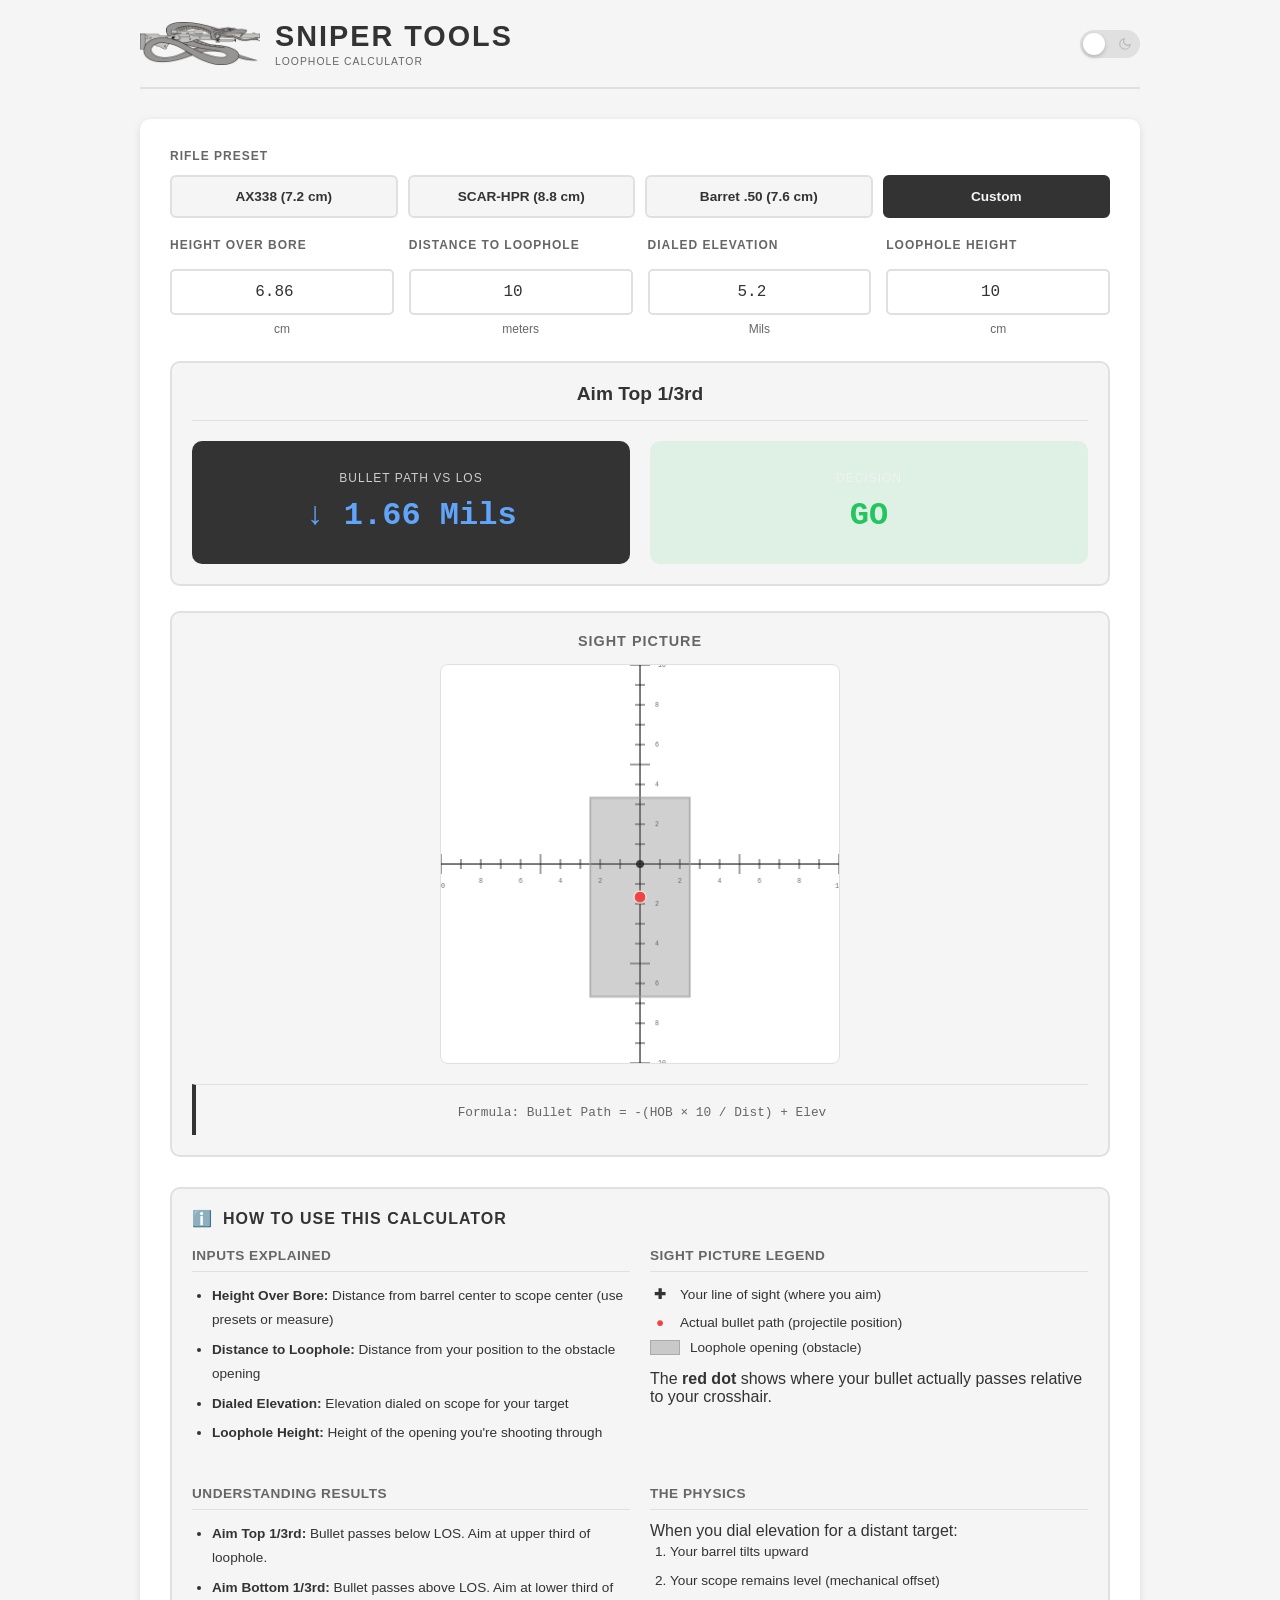
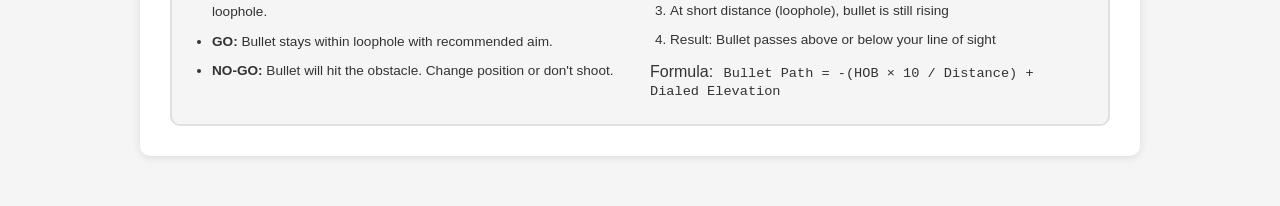
<file: loophole.html>
<!DOCTYPE html>
<html lang="en">
<head>
    <meta charset="UTF-8">
    <meta name="viewport" content="width=device-width, initial-scale=1.0">
    <title>Sniper Tools - Loophole Calculator</title>
    <link rel="stylesheet" href="styles.css">
    <style>
        /* Loophole specific styles */
        :root {
            --success-color: #22c55e;
            --danger-color: #ef4444;
        }

        [data-theme="dark"] {
            --success-color: #4ade80;
            --danger-color: #f87171;
        }

        .preset-selector {
            margin-bottom: 20px;
        }

        .preset-buttons {
            display: grid;
            grid-template-columns: repeat(auto-fit, minmax(140px, 1fr));
            gap: 10px;
            width: 100%;
        }

        .preset-btn {
            background-color: var(--bg-color);
            border: 2px solid var(--border);
            color: var(--text-primary);
            padding: 12px 15px;
            border-radius: 6px;
            cursor: pointer;
            font-size: 0.85rem;
            font-weight: 600;
            transition: all 0.3s ease;
            text-align: center;
            white-space: nowrap;
        }

        .preset-btn:hover {
            border-color: var(--text-primary);
        }

        .preset-btn.active {
            background-color: var(--text-primary);
            border-color: var(--text-primary);
            color: var(--bg-color);
        }

        .result-box.go-result {
            border-color: var(--success-color);
            background-color: rgba(34, 197, 94, 0.1);
        }

        .result-box.go-result .result-value {
            color: var(--success-color);
        }

        .result-box.no-go-result {
            border-color: var(--danger-color);
            background-color: rgba(239, 68, 68, 0.1);
        }

        .result-box.no-go-result .result-value {
            color: var(--danger-color);
        }

        .result-value.high {
            color: var(--alert-color);
        }

        .result-value.low {
            color: #60a5fa;
        }

        .aim-recommendation {
            text-align: center;
            font-size: 1.2rem;
            font-weight: 700;
            color: var(--text-primary);
            margin-bottom: 20px;
            padding-bottom: 15px;
            border-bottom: 1px solid var(--border);
        }

        .canvas-title {
            font-size: 0.9rem;
            color: var(--text-secondary);
            text-transform: uppercase;
            letter-spacing: 1px;
            margin-bottom: 15px;
            font-weight: 600;
        }

        #reticleCanvas {
            width: 400px;
            height: 400px;
            max-width: 100%;
            background-color: var(--bg-secondary);
            border: 1px solid var(--border);
            border-radius: 8px;
            display: block;
            margin: 0 auto;
        }

        .formula-note {
            margin-top: 20px;
            padding-top: 20px;
            border-top: 1px solid var(--border);
            font-size: 0.8rem;
            color: var(--text-secondary);
            text-align: center;
            font-family: var(--font-mono);
        }

        .info-section h3 {
            font-size: 1rem;
            color: var(--text-primary);
            text-transform: uppercase;
            letter-spacing: 1px;
            margin-bottom: 20px;
            font-weight: 700;
            display: flex;
            align-items: center;
            gap: 10px;
        }

        .info-section h3::before {
            content: 'ℹ️';
        }

        .info-block h4 {
            font-size: 0.85rem;
            color: var(--text-secondary);
            text-transform: uppercase;
            letter-spacing: 0.5px;
            margin-bottom: 12px;
            font-weight: 600;
            border-bottom: 1px solid var(--border);
            padding-bottom: 8px;
        }

        .info-block ul {
            margin-left: 20px;
            font-size: 0.85rem;
            line-height: 1.8;
        }

        .info-block li {
            margin-bottom: 5px;
        }

        .info-block code {
            font-family: var(--font-mono);
            background-color: var(--bg-color);
            padding: 2px 6px;
            border-radius: 3px;
            font-size: 0.85em;
            color: var(--text-primary);
        }

        .legend-item {
            display: flex;
            align-items: center;
            gap: 10px;
            margin-bottom: 8px;
            font-size: 0.85rem;
        }

        .legend-symbol {
            width: 20px;
            height: 20px;
            display: flex;
            align-items: center;
            justify-content: center;
            font-weight: 700;
        }

        .legend-symbol.cross {
            color: var(--text-primary);
        }

        .legend-symbol.dot {
            color: #ef4444;
        }

        .legend-symbol.rect {
            width: 30px;
            height: 15px;
            background-color: rgba(100, 100, 100, 0.3);
            border: 1px solid rgba(150, 150, 150, 0.6);
        }

        /* Mobile styles */
        @media (max-width: 768px) {
            .preset-buttons {
                justify-content: center;
            }
        }
    </style>
</head>
<body>
    <div class="container">
        <header>
            <div class="logo-title">
                <a href="index.html" aria-label="Back to home">
                    <img src="logo.png" alt="Logo" class="logo">
                </a>
                <div>
                    <h1>Sniper Tools</h1>
                    <div class="subtitle">Loophole Calculator</div>
                </div>
            </div>
            <div class="theme-toggle">
                <button class="toggle-btn" id="themeToggle" data-active="false" aria-label="Toggle dark mode"><span class="slider"></span></button>
            </div>
        </header>

        <div class="card">
            <div class="preset-selector">
                <label class="form-label">Rifle Preset</label>
                <div class="preset-buttons">
                    <button class="preset-btn" data-hob="7.2">AX338 (7.2 cm)</button>
                    <button class="preset-btn" data-hob="8.8">SCAR-HPR (8.8 cm)</button>
                    <button class="preset-btn" data-hob="7.6">Barret .50 (7.6 cm)</button>
                    <button class="preset-btn active" data-hob-custom="true">Custom</button>
                </div>
            </div>

            <div class="grid-4" style="margin-bottom: 25px;">
                <div class="input-group">
                    <label class="form-label">Height Over Bore</label>
                    <input type="number" id="hobInput" class="form-input mono" value="6.86" step="0.1" min="0">
                    <span class="unit-label">cm</span>
                </div>
                <div class="input-group">
                    <label class="form-label">Distance to Loophole</label>
                    <input type="number" id="distInput" class="form-input mono" value="10" step="0.5" min="0.1">
                    <span class="unit-label">meters</span>
                </div>
                <div class="input-group">
                    <label class="form-label">Dialed Elevation</label>
                    <input type="number" id="elevInput" class="form-input mono" value="5.2" step="0.1">
                    <span class="unit-label">Mils</span>
                </div>
                <div class="input-group">
                    <label class="form-label">Loophole Height</label>
                    <input type="number" id="holeInput" class="form-input mono" value="10" step="1" min="1">
                    <span class="unit-label">cm</span>
                </div>
            </div>

            <div class="card-inner" id="resultsSection">
                <div class="aim-recommendation" id="aimRecommendation">Enter parameters to calculate</div>
                <div class="grid-2">
                    <div class="result-box" id="pathResultBox">
                        <div class="result-label">Bullet Path vs LOS</div>
                        <div class="result-value" id="pathValue">--</div>
                    </div>
                    <div class="result-box" id="decisionResultBox">
                        <div class="result-label">Decision</div>
                        <div class="result-value" id="decisionValue">--</div>
                    </div>
                </div>
            </div>

            <div class="card-inner" style="text-align: center; margin-top: 25px;">
                <div class="canvas-title">Sight Picture</div>
                <canvas id="reticleCanvas"></canvas>
                <div class="formula-note">
                    Formula: Bullet Path = -(HOB × 10 / Dist) + Elev
                </div>
            </div>

            <div class="card-inner" style="margin-top: 30px;">
                <h3 style="font-size: 1rem; color: var(--text-primary); text-transform: uppercase; letter-spacing: 1px; margin-bottom: 20px; font-weight: 700; display: flex; align-items: center; gap: 10px;"><span>ℹ️</span> How to Use This Calculator</h3>
                
                <div class="grid-2">
                    <div class="info-block">
                        <h4>Inputs Explained</h4>
                        <ul>
                            <li><strong>Height Over Bore:</strong> Distance from barrel center to scope center (use presets or measure)</li>
                            <li><strong>Distance to Loophole:</strong> Distance from your position to the obstacle opening</li>
                            <li><strong>Dialed Elevation:</strong> Elevation dialed on scope for your target</li>
                            <li><strong>Loophole Height:</strong> Height of the opening you're shooting through</li>
                        </ul>
                    </div>

                    <div class="info-block">
                        <h4>Sight Picture Legend</h4>
                        <div class="legend-item">
                            <span class="legend-symbol cross">✚</span>
                            <span>Your line of sight (where you aim)</span>
                        </div>
                        <div class="legend-item">
                            <span class="legend-symbol dot">●</span>
                            <span>Actual bullet path (projectile position)</span>
                        </div>
                        <div class="legend-item">
                            <span class="legend-symbol rect"></span>
                            <span>Loophole opening (obstacle)</span>
                        </div>
                        <p style="margin-top: 15px;">The <strong>red dot</strong> shows where your bullet actually passes relative to your crosshair.</p>
                    </div>

                    <div class="info-block">
                        <h4>Understanding Results</h4>
                        <ul>
                            <li><strong>Aim Top 1/3rd:</strong> Bullet passes below LOS. Aim at upper third of loophole.</li>
                            <li><strong>Aim Bottom 1/3rd:</strong> Bullet passes above LOS. Aim at lower third of loophole.</li>
                            <li><strong>GO:</strong> Bullet stays within loophole with recommended aim.</li>
                            <li><strong>NO-GO:</strong> Bullet will hit the obstacle. Change position or don't shoot.</li>
                        </ul>
                    </div>

                    <div class="info-block">
                        <h4>The Physics</h4>
                        <p>When you dial elevation for a distant target:</p>
                        <ol style="margin-left: 20px; font-size: 0.85rem; line-height: 1.8;">
                            <li>Your barrel tilts upward</li>
                            <li>Your scope remains level (mechanical offset)</li>
                            <li>At short distance (loophole), bullet is still rising</li>
                            <li>Result: Bullet passes above or below your line of sight</li>
                        </ol>
                        <p style="margin-top: 10px;">Formula: <code>Bullet Path = -(HOB × 10 / Distance) + Dialed Elevation</code></p>
                    </div>
                </div>
            </div>
        </div>
    </div>

    <script>
        // DOM elements
        const hobInput = document.getElementById('hobInput');
        const distInput = document.getElementById('distInput');
        const elevInput = document.getElementById('elevInput');
        const holeInput = document.getElementById('holeInput');
        const aimRecommendation = document.getElementById('aimRecommendation');
        const pathResultBox = document.getElementById('pathResultBox');
        const pathValue = document.getElementById('pathValue');
        const decisionResultBox = document.getElementById('decisionResultBox');
        const decisionValue = document.getElementById('decisionValue');
        const presetBtns = document.querySelectorAll('.preset-btn');
        const themeToggle = document.getElementById('themeToggle');
        const canvas = document.getElementById('reticleCanvas');
        const ctx = canvas.getContext('2d');

        // Canvas setup
        let centerX, centerY, pixelsPerMil;

        function setupCanvas() {
            // Fixed dimensions for the canvas
            const size = 400;
            canvas.width = size;
            canvas.height = size;
            centerX = size / 2;
            centerY = size / 2;
            pixelsPerMil = size / 20;
        }

        function drawReticle() {
            ctx.clearRect(0, 0, canvas.width, canvas.height);
            
            // Use CSS variable color for crosshair
            const isDark = document.documentElement.getAttribute('data-theme') === 'dark';
            const crosshairColor = isDark ? 'rgba(255, 255, 255, 0.8)' : 'rgba(0, 0, 0, 0.7)';
            const tickColor = isDark ? 'rgba(255, 255, 255, 0.6)' : 'rgba(0, 0, 0, 0.5)';
            const labelColor = isDark ? 'rgba(255, 255, 255, 0.6)' : 'rgba(0, 0, 0, 0.6)';
            const centerDotColor = isDark ? 'rgba(255, 255, 255, 0.9)' : 'rgba(0, 0, 0, 0.8)';
            
            // Draw crosshair lines
            ctx.strokeStyle = crosshairColor;
            ctx.lineWidth = 1.5;
            ctx.beginPath();
            ctx.moveTo(centerX, 0);
            ctx.lineTo(centerX, canvas.height);
            ctx.moveTo(0, centerY);
            ctx.lineTo(canvas.width, centerY);
            ctx.stroke();

            // Draw center dot
            ctx.beginPath();
            ctx.arc(centerX, centerY, 4, 0, 2 * Math.PI);
            ctx.fillStyle = centerDotColor;
            ctx.fill();

            // Draw mil ticks
            ctx.strokeStyle = tickColor;
            ctx.fillStyle = labelColor;
            ctx.font = `${pixelsPerMil / 3}px monospace`;
            ctx.textAlign = 'center';
            ctx.textBaseline = 'middle';

            for (let i = 1; i <= 10; i++) {
                const tickSize = (i % 5 === 0) ? 10 : 5;
                
                // Vertical ticks
                ctx.beginPath();
                ctx.moveTo(centerX - tickSize, centerY + i * pixelsPerMil);
                ctx.lineTo(centerX + tickSize, centerY + i * pixelsPerMil);
                ctx.moveTo(centerX - tickSize, centerY - i * pixelsPerMil);
                ctx.lineTo(centerX + tickSize, centerY - i * pixelsPerMil);
                ctx.stroke();

                // Horizontal ticks
                ctx.beginPath();
                ctx.moveTo(centerX + i * pixelsPerMil, centerY - tickSize);
                ctx.lineTo(centerX + i * pixelsPerMil, centerY + tickSize);
                ctx.moveTo(centerX - i * pixelsPerMil, centerY - tickSize);
                ctx.lineTo(centerX - i * pixelsPerMil, centerY + tickSize);
                ctx.stroke();

                // Labels
                if (i % 2 === 0) {
                    ctx.fillText(i, centerX + tickSize + 12, centerY + i * pixelsPerMil);
                    ctx.fillText(i, centerX + tickSize + 12, centerY - i * pixelsPerMil);
                    ctx.fillText(i, centerX + i * pixelsPerMil, centerY + tickSize + 12);
                    ctx.fillText(i, centerX - i * pixelsPerMil, centerY + tickSize + 12);
                }
            }
        }

        function drawScene(loopholeMils, bulletPathMils) {
            if (!loopholeMils || isNaN(bulletPathMils)) return;

            const loopholeHeightPx = loopholeMils * pixelsPerMil;
            const loopholeWidthPx = 5 * pixelsPerMil;
            const offset = loopholeMils / 6;

            // Position loophole based on aim
            let loopholeCenterY;
            if (bulletPathMils > 0) {
                loopholeCenterY = centerY - offset * pixelsPerMil;
            } else {
                loopholeCenterY = centerY + offset * pixelsPerMil;
            }

            // Draw loophole
            ctx.fillStyle = 'rgba(100, 100, 100, 0.3)';
            ctx.strokeStyle = 'rgba(150, 150, 150, 0.6)';
            ctx.lineWidth = 2;
            const loopholeTop = loopholeCenterY - loopholeHeightPx / 2;
            ctx.fillRect(centerX - loopholeWidthPx / 2, loopholeTop, loopholeWidthPx, loopholeHeightPx);
            ctx.strokeRect(centerX - loopholeWidthPx / 2, loopholeTop, loopholeWidthPx, loopholeHeightPx);

            // Draw bullet path indicator
            const bulletY = centerY - bulletPathMils * pixelsPerMil;
            ctx.beginPath();
            ctx.arc(centerX, bulletY, 6, 0, 2 * Math.PI);
            ctx.fillStyle = '#ef4444';
            ctx.fill();
            ctx.strokeStyle = '#ffffff';
            ctx.lineWidth = 1;
            ctx.stroke();
        }

        function calculate() {
            const hob = parseFloat(hobInput.value) || 0;
            const dist = parseFloat(distInput.value) || 0;
            const elev = parseFloat(elevInput.value) || 0;
            const hole = parseFloat(holeInput.value) || 0;

            if (dist <= 0 || hole <= 0) {
                aimRecommendation.textContent = 'Enter valid parameters';
                pathValue.textContent = '--';
                decisionValue.textContent = '--';
                pathResultBox.className = 'result-box';
                decisionResultBox.className = 'result-box';
                drawReticle();
                return;
            }

            // Calculate
            const loopholeMils = (hole * 10) / dist;
            const offsetMils = -1 * (hob * 10) / dist;
            const bulletPath = offsetMils + elev;
            const availableClearance = (loopholeMils * 2) / 3;

            let aimText, isGo;

            if (bulletPath < 0) {
                aimText = 'Aim Top 1/3rd';
                isGo = Math.abs(bulletPath) < availableClearance;
            } else {
                aimText = 'Aim Bottom 1/3rd';
                isGo = bulletPath < availableClearance;
            }

            // Update UI
            aimRecommendation.textContent = aimText;

            const pathRounded = bulletPath.toFixed(2);
            if (bulletPath >= 0) {
                pathValue.innerHTML = `↑ ${pathRounded} Mils`;
                pathValue.className = 'result-value high';
            } else {
                pathValue.innerHTML = `↓ ${Math.abs(pathRounded)} Mils`;
                pathValue.className = 'result-value low';
            }

            if (isGo) {
                decisionValue.textContent = 'GO';
                decisionResultBox.className = 'result-box go-result';
            } else {
                decisionValue.textContent = 'NO-GO';
                decisionResultBox.className = 'result-box no-go-result';
            }

            // Draw
            setupCanvas();
            drawReticle();
            drawScene(loopholeMils, bulletPath);
        }

        // Preset buttons
        presetBtns.forEach(btn => {
            btn.addEventListener('click', () => {
                presetBtns.forEach(b => b.classList.remove('active'));
                btn.classList.add('active');
                
                // Only update HOB if it's a preset with value
                if (btn.dataset.hob) {
                    hobInput.value = btn.dataset.hob;
                }
                calculate();
            });
        });

        // Input listeners
        [distInput, elevInput, holeInput].forEach(input => {
            input.addEventListener('input', calculate);
        });

        // HOB input with custom detection
        hobInput.addEventListener('input', () => {
            // Check if current value matches any preset
            const currentValue = parseFloat(hobInput.value).toFixed(2);
            let matchesPreset = false;
            
            presetBtns.forEach(btn => {
                if (btn.dataset.hob) {
                    const presetValue = parseFloat(btn.dataset.hob).toFixed(2);
                    if (currentValue === presetValue) {
                        matchesPreset = true;
                        // Activate this preset button
                        presetBtns.forEach(b => b.classList.remove('active'));
                        btn.classList.add('active');
                    }
                }
            });
            
            // If no preset matches, activate Custom
            if (!matchesPreset) {
                presetBtns.forEach(b => {
                    if (!b.dataset.hob) {
                        b.classList.add('active');
                    } else {
                        b.classList.remove('active');
                    }
                });
            }
            
            calculate();
        });

        // Theme toggle
        function loadTheme() {
            const savedTheme = localStorage.getItem('sniperTheme');
            if (savedTheme === 'dark') {
                document.documentElement.setAttribute('data-theme', 'dark');
                themeToggle.setAttribute('data-active', 'true');
            }
        }

        function toggleTheme() {
            const html = document.documentElement;
            const isDark = html.getAttribute('data-theme') === 'dark';
            if (isDark) {
                html.removeAttribute('data-theme');
                themeToggle.setAttribute('data-active', 'false');
                localStorage.setItem('sniperTheme', 'light');
            } else {
                html.setAttribute('data-theme', 'dark');
                themeToggle.setAttribute('data-active', 'true');
                localStorage.setItem('sniperTheme', 'dark');
            }
            calculate();
        }

        themeToggle.addEventListener('click', toggleTheme);

        // Window resize
        window.addEventListener('resize', calculate);

        // Init
        loadTheme();
        setupCanvas();
        drawReticle();
        calculate();
    </script>
</body>
</html>
</file>
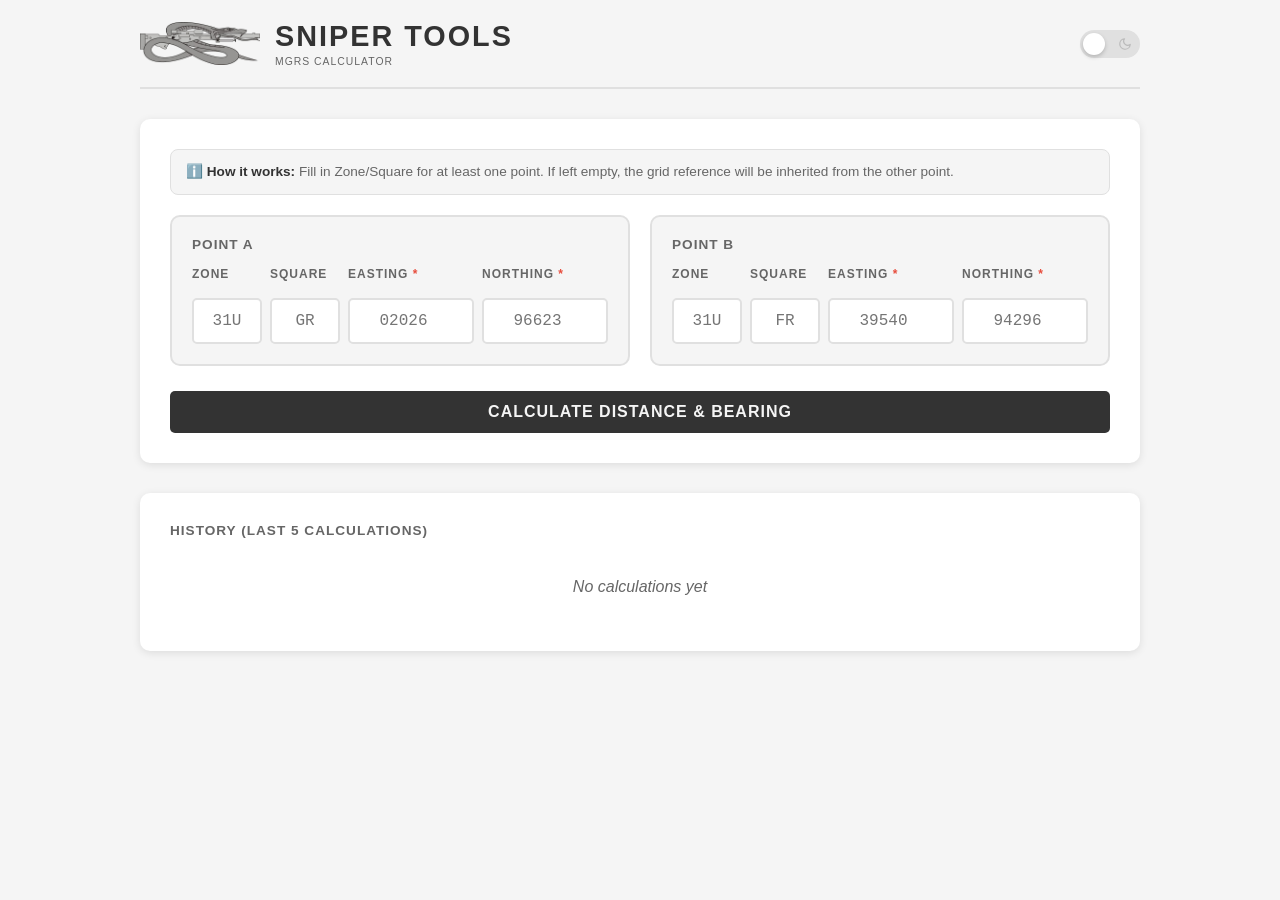
<file: mgrscalculator.html>
<!DOCTYPE html>
<html lang="en">
<head>
    <meta charset="UTF-8">
    <meta name="viewport" content="width=device-width, initial-scale=1.0">
    <title>Sniper Tools - MGRS Calculator</title>
    <link rel="stylesheet" href="styles.css">
    <style>
        .coord-grid {
            display: grid;
            grid-template-columns: 70px 70px 1fr 1fr;
            gap: 8px;
            align-items: end;
        }
        .zone-input, .square-input { text-transform: uppercase; }
        .bearing-full { font-size: 1.3rem; margin-top: 5px; }
        .direction-arrow { font-size: 1.5rem; margin-left: 10px; }
        
        /* History list styling */
        .history-list {
            display: flex;
            flex-direction: column;
            gap: 10px;
        }
        .history-item {
            display: grid;
            grid-template-columns: 1fr auto auto;
            gap: 15px;
            align-items: center;
            padding: 14px 18px;
            background-color: var(--bg-color);
            border-radius: 8px;
            border: 1px solid var(--border);
            font-family: var(--font-mono);
            font-size: 0.85rem;
            transition: border-color 0.2s;
        }
        .history-item:hover {
            border-color: var(--text-primary);
        }
        .history-coords { color: var(--text-secondary); word-break: break-all; }
        .history-result { color: var(--text-primary); font-weight: 700; white-space: nowrap; }
        .history-bearing { color: var(--text-primary); white-space: nowrap; }
        .empty-history {
            text-align: center;
            color: var(--text-secondary);
            font-style: italic;
            padding: 25px;
        }
        
        /* Cards spacing */
        .card + .card {
            margin-top: 25px;
        }
        
        .calculation-detail {
            margin-top: 20px;
            padding: 14px 18px;
            background-color: var(--bg-color);
            border-radius: 8px;
            font-size: 0.8rem;
            color: var(--text-secondary);
            font-family: var(--font-mono);
            line-height: 1.6;
        }
        .error-message {
            color: #e74c3c;
            font-size: 0.9rem;
            margin: 15px 0;
            padding: 12px 16px;
            background-color: rgba(231, 76, 60, 0.1);
            border-radius: 8px;
            display: none;
            border-left: 4px solid #e74c3c;
        }
        .result-box {
            margin-top: 20px;
            padding: 20px;
        }
        
        /* Info box styling */
        .info-box {
            background-color: var(--bg-color);
            border: 1px solid var(--border);
            border-radius: 8px;
            padding: 14px 18px;
            margin-bottom: 25px;
            font-size: 0.9rem;
            color: var(--text-secondary);
            line-height: 1.5;
        }
        .info-box strong {
            color: var(--text-primary);
        }
        
        @media (max-width: 768px) {
            .coord-grid { grid-template-columns: 70px 70px 1fr 1fr; gap: 8px; }
            .history-item { 
                grid-template-columns: 1fr; 
                gap: 8px; 
                text-align: center;
                padding: 16px;
            }
            .history-coords { font-size: 0.8rem; }
        }
        @media (max-width: 480px) {
            .coord-grid { grid-template-columns: 60px 60px 1fr 1fr; gap: 6px; }
        }
    </style>
</head>
<body>
    <div class="container">
        <header>
            <div class="logo-title">
                <a href="index.html" aria-label="Back to home">
                    <img src="logo.png" alt="Logo" class="logo">
                </a>
                <div>
                    <h1>Sniper Tools</h1>
                    <div class="subtitle">MGRS Calculator</div>
                </div>
            </div>
            <div class="theme-toggle">
                <button class="toggle-btn" id="themeToggle" data-active="false" aria-label="Toggle dark mode"><span class="slider"></span></button>
            </div>
        </header>

        <div class="card">
            <div class="info-box" style="background-color: var(--bg-color); border: 1px solid var(--border); border-radius: 8px; padding: 12px 15px; margin-bottom: 20px; font-size: 0.85rem; color: var(--text-secondary);">
                <strong>ℹ️ How it works:</strong> Fill in Zone/Square for at least one point. 
                If left empty, the grid reference will be inherited from the other point.
            </div>

            <div class="grid-2" style="margin-bottom: 25px;">
                <div class="card-inner">
                    <h3 class="section-title">Point A</h3>
                    <div class="coord-grid">
                        <div class="input-group">
                            <label class="form-label">Zone</label>
                            <input type="text" id="zoneA" class="form-input mono zone-input" placeholder="31U" maxlength="3">
                        </div>
                        <div class="input-group">
                            <label class="form-label">Square</label>
                            <input type="text" id="squareA" class="form-input mono square-input" placeholder="GR" maxlength="2">
                        </div>
                        <div class="input-group">
                            <label class="form-label">Easting <span style="color:#e74c3c">*</span></label>
                            <input type="number" id="eastingA" class="form-input mono" placeholder="02026" min="0">
                        </div>
                        <div class="input-group">
                            <label class="form-label">Northing <span style="color:#e74c3c">*</span></label>
                            <input type="number" id="northingA" class="form-input mono" placeholder="96623" min="0">
                        </div>
                    </div>
                </div>

                <div class="card-inner">
                    <h3 class="section-title">Point B</h3>
                    <div class="coord-grid">
                        <div class="input-group">
                            <label class="form-label">Zone</label>
                            <input type="text" id="zoneB" class="form-input mono zone-input" placeholder="31U" maxlength="3">
                        </div>
                        <div class="input-group">
                            <label class="form-label">Square</label>
                            <input type="text" id="squareB" class="form-input mono square-input" placeholder="FR" maxlength="2">
                        </div>
                        <div class="input-group">
                            <label class="form-label">Easting <span style="color:#e74c3c">*</span></label>
                            <input type="number" id="eastingB" class="form-input mono" placeholder="39540" min="0">
                        </div>
                        <div class="input-group">
                            <label class="form-label">Northing <span style="color:#e74c3c">*</span></label>
                            <input type="number" id="northingB" class="form-input mono" placeholder="94296" min="0">
                        </div>
                    </div>
                </div>
            </div>

            <div id="errorDisplay" class="error-message"></div>

            <button class="btn" id="calculateBtn" style="width: 100%;">Calculate Distance & Bearing</button>

            <div class="result-box" id="resultDisplay" style="display: none;">
                <div class="grid-2">
                    <div class="result-item">
                        <div class="result-label">Distance</div>
                        <div class="result-value" id="distanceValue">--</div>
                    </div>
                    <div class="result-item">
                        <div class="result-label">Bearing</div>
                        <div class="result-value bearing-full" id="bearingValue">--</div>
                    </div>
                </div>
                <div class="calculation-detail" id="calcDetail"></div>
            </div>
        </div>

        <div class="card">
            <h3 class="section-title">History (Last 5 calculations)</h3>
            <div class="history-list" id="historyList">
                <div class="empty-history">No calculations yet</div>
            </div>
            <button class="btn btn-outline btn-small" id="clearHistory" style="display: none; margin-top: 15px;">Clear History</button>
        </div>
    </div>

    <script>
        // Theme toggle
        const themeToggle = document.getElementById('themeToggle');
        const html = document.documentElement;

        function loadTheme() {
            const savedTheme = localStorage.getItem('sniperTheme');
            if (savedTheme === 'dark') {
                html.setAttribute('data-theme', 'dark');
                themeToggle.setAttribute('data-active', 'true');
            }
        }

        function toggleTheme() {
            const isDark = html.getAttribute('data-theme') === 'dark';
            if (isDark) {
                html.removeAttribute('data-theme');
                themeToggle.setAttribute('data-active', 'false');
                localStorage.setItem('sniperTheme', 'light');
            } else {
                html.setAttribute('data-theme', 'dark');
                themeToggle.setAttribute('data-active', 'true');
                localStorage.setItem('sniperTheme', 'dark');
            }
        }

        themeToggle.addEventListener('click', toggleTheme);

        // MGRS Conversion Library (from your working code)
        const MGRS = (function() {
            const n = .0033528106647474805,
                a = .9996,
                t = 2 * n - n * n,
                m = t / (1 - t),
                L = "CDEFGHJKLMNPQRSTUVWXX",
                u = {
                    C: -80, D: -72, E: -64, F: -56, G: -48, H: -40,
                    J: -32, K: -24, L: -16, M: -8, N: 0,
                    P: 8, Q: 16, R: 24, S: 32, T: 40,
                    U: 48, V: 56, W: 64, X: 72
                };
            
            function $(s) {
                const o = y(s);
                return 6378137 * ((1 - t / 4 - 3 * t * t / 64 - 5 * t * t * t / 256) * o - 
                    (3 * t / 8 + 3 * t * t / 32 + 45 * t * t * t / 1024) * Math.sin(2 * o) + 
                    (15 * t * t / 256 + 45 * t * t * t / 1024) * Math.sin(4 * o) - 
                    35 * t * t * t / 3072 * Math.sin(6 * o))
            }
            
            function y(s) { return s * (Math.PI / 180) }
            function E(s) { return s * (180 / Math.PI) }
            
            function b(s, o) {
                if (isNaN(s) || isNaN(o))
                    throw new Error("Invalid Lat/Lon value");
                if (s < -90 || s > 90)
                    throw new Error("Latitude out of range (-90 to 90)");
                if (o < -180 || o > 180)
                    throw new Error("Longitude out of range (-180 to 180)");
                if (s > 84 || s < -80)
                    throw new Error("Latitude out of MGRS range (-80 to 84)");
                
                const r = y(s), c = y(o),
                    p = Math.floor((o + 180) / 6) + 1,
                    i = y((p - 1) * 6 - 180 + 3),
                    I = 6378137 / Math.sqrt(1 - t * Math.pow(Math.sin(r), 2)),
                    h = Math.pow(Math.tan(r), 2),
                    M = m * Math.pow(Math.cos(r), 2),
                    l = (c - i) * Math.cos(r),
                    d = $(s),
                    f = a * I * (l + (1 - h + M) * Math.pow(l, 3) / 6 + (5 - 18 * h + h * h + 72 * M - 58 * m) * Math.pow(l, 5) / 120) + 5e5;
                let g = a * (d + I * Math.tan(r) * (Math.pow(l, 2) / 2 + (5 - h + 9 * M + 4 * M * M) * Math.pow(l, 4) / 24 + (61 - 58 * h + h * h + 600 * M - 330 * m) * Math.pow(l, 6) / 720));
                return s < 0 && (g += 1e7), {
                    easting: f, northing: g, zone: p, band: L.charAt(Math.floor(s / 8) + 10)
                }
            }
            
            function z(s, o, r) {
                const c = Math.floor(s / 1e5), p = Math.floor(o / 1e5),
                    i = [["A", "B", "C", "D", "E", "F", "G", "H"], ["J", "K", "L", "M", "N", "P", "Q", "R"], ["S", "T", "U", "V", "W", "X", "Y", "Z"]],
                    I = (r - 1) % 3, h = i[I][c - 1],
                    M = "ABCDEFGHJKLMNPQRSTUV",
                    l = (r - 1) % 2,
                    d = (p + (l === 1 ? 5 : 0)) % 20,
                    f = M[d];
                return h + f
            }
            
            function V(s, o, r, c) {
                const p = c >= "N",
                    i = (1 - Math.sqrt(1 - t)) / (1 + Math.sqrt(1 - t)),
                    I = s - 5e5,
                    h = p ? o : o - 1e7,
                    M = y((r - 1) * 6 - 180 + 3),
                    d = h / a / (6378137 * (1 - t / 4 - 3 * t * t / 64 - 5 * t * t * t / 256)),
                    f = d + (3 * i / 2 - 27 * Math.pow(i, 3) / 32) * Math.sin(2 * d) + (21 * i * i / 16 - 55 * Math.pow(i, 4) / 32) * Math.sin(4 * d) + 151 * Math.pow(i, 3) / 96 * Math.sin(6 * d) + 1097 * Math.pow(i, 4) / 512 * Math.sin(8 * d),
                    g = m * Math.pow(Math.cos(f), 2),
                    w = Math.pow(Math.tan(f), 2),
                    A = 6378137 / Math.sqrt(1 - t * Math.pow(Math.sin(f), 2)),
                    st = 6378137 * (1 - t) / Math.pow(1 - t * Math.pow(Math.sin(f), 2), 1.5),
                    C = I / (A * a),
                    rt = f - A * Math.tan(f) / st * (Math.pow(C, 2) / 2 - (5 + 3 * w + 10 * g - 4 * g * g - 9 * m) * Math.pow(C, 4) / 24 + (61 + 90 * w + 298 * g + 45 * w * w - 252 * m - 3 * g * g) * Math.pow(C, 6) / 720),
                    K = M + (C - (1 + 2 * w + g) * Math.pow(C, 3) / 6 + (5 - 2 * g + 28 * w - 3 * g * g + 8 * m + 24 * w * w) * Math.pow(C, 5) / 120) / Math.cos(f);
                return [E(rt), E(K)]
            }
            
            function dt(s) {
                s = s.trim().toUpperCase();
                const o = s.match(/^(\d{1,2})([C-X])/);
                if (!o) throw new Error("Invalid MGRS GZD (e.g., 11S, 32U)");
                const r = parseInt(o[1], 10), c = o[2];
                let p = s.substring(o[0].length).trim();
                const i = p.match(/^[A-Z]{2}/);
                if (!i) throw new Error("Invalid 100k Grid ID (e.g., LT, PH)");
                const I = i[0].charAt(0), h = i[0].charAt(1);
                let M = p.substring(2).trim(), l;
                const d = M.split(/\s+/).filter(_ => _);
                if (d.length === 0) l = "";
                else if (d.length === 1) {
                    if (l = d[0], l.length % 2 !== 0)
                        throw new Error("The numerical part must have an even number of total digits");
                } else if (d.length === 2) {
                    let _ = d[0], N = d[1];
                    _.length > N.length ? N = N.padEnd(_.length, "0") : N.length > _.length && (_ = _.padEnd(N.length, "0")),
                    l = _ + N
                } else throw new Error("Invalid format for MGRS numeric part");
                
                const f = ["ABCDEFGH", "JKLMNPQR", "STUVWXYZ"],
                    g = (r - 1) % 3,
                    w = f[g].indexOf(I) + 1;
                if (w === 0) throw new Error(`Invalid column letter '${I}' for zone ${r}`);
                const A = w * 1e5,
                    C = "ABCDEFGHJKLMNPQRSTUV".indexOf(h);
                if (C < 0) throw new Error(`Invalid row letter '${h}'`);
                const K = (r - 1) % 2 === 1 ? 5 : 0,
                    ut = (C - K + 20) % 20 * 1e5,
                    U = l.length / 2,
                    ht = parseFloat(l.substring(0, U)) * Math.pow(10, 5 - U),
                    gt = parseFloat(l.substring(U)) * Math.pow(10, 5 - U),
                    at = c >= "N",
                    X = u[c];
                if (typeof X > "u") throw new Error(`Invalid MGRS band letter '${c}'`);
                const mt = X + (c === "X" ? 12 : 8),
                    it = $(X),
                    lt = $(mt),
                    pt = at ? it : 1e7 + it,
                    ft = at ? lt : 1e7 + lt;
                let H = ut + gt;
                for (; H < pt;) H += 2e6;
                for (; H > ft;) H -= 2e6;
                return { easting: A + ht, northing: H, zone: r, band: c }
            }
            
            return {
                forward: function(s, o) {
                    o = o || 5;
                    const r = b(s[1], s[0]),
                        c = z(r.easting, r.northing, r.zone),
                        p = String(Math.floor(r.easting) % 1e5).padStart(5, "0"),
                        i = String(Math.floor(r.northing) % 1e5).padStart(5, "0");
                    return `${r.zone}${r.band} ${c} ${p.substring(0, o)} ${i.substring(0, o)}`
                },
                inverse: function(s) {
                    const o = dt(s),
                        r = V(o.easting, o.northing, o.zone, o.band),
                        c = r[0], p = r[1];
                    if (c < -90 || c > 90 || p < -180 || p > 180)
                        throw new Error("The GZD and 100k Grid ID combination is impossible");
                    return r
                }
            }
        })();

        // Haversine formula
        function calculateDistanceBearing(lat1, lon1, lat2, lon2) {
            const R = 6371000;
            const dLat = (lat2 - lat1) * Math.PI / 180;
            const dLon = (lon2 - lon1) * Math.PI / 180;
            const a = Math.sin(dLat/2) * Math.sin(dLat/2) +
                      Math.cos(lat1 * Math.PI/180) * Math.cos(lat2 * Math.PI/180) *
                      Math.sin(dLon/2) * Math.sin(dLon/2);
            const c = 2 * Math.atan2(Math.sqrt(a), Math.sqrt(1-a));
            const distance = Math.round(R * c);
            const y = Math.sin(dLon) * Math.cos(lat2 * Math.PI/180);
            const x = Math.cos(lat1 * Math.PI/180) * Math.sin(lat2 * Math.PI/180) -
                      Math.sin(lat1 * Math.PI/180) * Math.cos(lat2 * Math.PI/180) * Math.cos(dLon);
            let bearing = Math.atan2(y, x) * 180 / Math.PI;
            bearing = (bearing + 360) % 360;
            return { distance, bearing };
        }

        const directions = [
            { label: 'N', arrow: '↑', min: 0, max: 22.5 },
            { label: 'NE', arrow: '↗', min: 22.5, max: 67.5 },
            { label: 'E', arrow: '→', min: 67.5, max: 112.5 },
            { label: 'SE', arrow: '↘', min: 112.5, max: 157.5 },
            { label: 'S', arrow: '↓', min: 157.5, max: 202.5 },
            { label: 'SW', arrow: '↙', min: 202.5, max: 247.5 },
            { label: 'W', arrow: '←', min: 247.5, max: 292.5 },
            { label: 'NW', arrow: '↖', min: 292.5, max: 337.5 },
            { label: 'N', arrow: '↑', min: 337.5, max: 360 }
        ];

        function buildMGRS(zone, square, easting, northing) {
            const z = zone.toUpperCase();
            const s = square.toUpperCase();
            const e = easting.toString().padStart(5, '0');
            const n = northing.toString().padStart(5, '0');
            return `${z}${s}${e}${n}`;
        }

        function calculate() {
            const errorDisplay = document.getElementById('errorDisplay');
            const resultDisplay = document.getElementById('resultDisplay');
            const distanceValue = document.getElementById('distanceValue');
            const bearingValue = document.getElementById('bearingValue');
            const calcDetail = document.getElementById('calcDetail');

            try {
                errorDisplay.style.display = 'none';
                errorDisplay.textContent = '';
                resultDisplay.style.display = 'none';

                let zA = document.getElementById('zoneA').value.trim();
                let sA = document.getElementById('squareA').value.trim();
                const eA = document.getElementById('eastingA').value.trim();
                const nA = document.getElementById('northingA').value.trim();
                let zB = document.getElementById('zoneB').value.trim();
                let sB = document.getElementById('squareB').value.trim();
                const eB = document.getElementById('eastingB').value.trim();
                const nB = document.getElementById('northingB').value.trim();

                // Check which point has the grid reference (zone + square)
                const hasGridA = zA && sA;
                const hasGridB = zB && sB;
                const hasPartialA = (zA && !sA) || (!zA && sA);
                const hasPartialB = (zB && !sB) || (!zB && sB);

                // Validate: no partial grid references allowed
                if (hasPartialA) {
                    throw new Error('Point A: Please fill in both Zone and Square, or leave both empty');
                }
                if (hasPartialB) {
                    throw new Error('Point B: Please fill in both Zone and Square, or leave both empty');
                }

                // At least one point must have the grid reference
                if (!hasGridA && !hasGridB) {
                    throw new Error('Please fill in Zone and Square for at least one point');
                }

                // If Point A has no grid, use Point B's
                if (!hasGridA && hasGridB) {
                    zA = zB;
                    sA = sB;
                }

                // If Point B has no grid, use Point A's
                if (!hasGridB && hasGridA) {
                    zB = zA;
                    sB = sA;
                }

                // Both points need easting/northing
                if (!eA || !nA) {
                    throw new Error('Point A: Please fill in Easting and Northing');
                }
                if (!eB || !nB) {
                    throw new Error('Point B: Please fill in Easting and Northing');
                }

                if (sA.length !== 2 || sB.length !== 2) {
                    throw new Error('Square ID must be 2 letters (e.g., GR)');
                }

                // Convert MGRS to Lat/Lon using the working library
                const mgrsA = buildMGRS(zA, sA, eA, nA);
                const mgrsB = buildMGRS(zB, sB, eB, nB);
                
                const coordA = MGRS.inverse(mgrsA);
                const coordB = MGRS.inverse(mgrsB);

                // Calculate distance and bearing
                const result = calculateDistanceBearing(coordA[0], coordA[1], coordB[0], coordB[1]);
                const bearingMils = Math.round(result.bearing * 6400 / 360);
                const direction = directions.find(d => result.bearing >= d.min && result.bearing < d.max) || directions[0];

                // Format distance
                let distanceText;
                if (result.distance < 1000) {
                    distanceText = result.distance + ' m';
                } else {
                    distanceText = (result.distance / 1000).toFixed(2) + ' km';
                }
                distanceValue.textContent = distanceText;

                // Format bearing: degrees first, then mils in parentheses
                bearingValue.innerHTML = `${result.bearing.toFixed(1)}° (${bearingMils} mils) <span class="direction-arrow">${direction.arrow}</span> ${direction.label}`;
                calcDetail.innerHTML = `
                    <strong>Point A:</strong> ${zA} ${sA} ${eA.padStart(5,'0')} ${nA.padStart(5,'0')}<br>
                    Lat/Lon: ${coordA[0].toFixed(6)}°, ${coordA[1].toFixed(6)}°<br><br>
                    <strong>Point B:</strong> ${zB} ${sB} ${eB.padStart(5,'0')} ${nB.padStart(5,'0')}<br>
                    Lat/Lon: ${coordB[0].toFixed(6)}°, ${coordB[1].toFixed(6)}°
                `;
                resultDisplay.style.display = 'block';

                saveToHistory({
                    coordA: `${zA} ${sA} ${eA} ${nA}`,
                    coordB: `${zB} ${sB} ${eB} ${nB}`,
                    distance: result.distance,
                    bearing: bearingMils,
                    bearingDeg: result.bearing.toFixed(1),
                    direction: direction
                });
            } catch (error) {
                errorDisplay.textContent = 'Error: ' + error.message;
                errorDisplay.style.display = 'block';
                console.error(error);
            }
        }

        function saveToHistory(calculation) {
            let history = JSON.parse(localStorage.getItem('mgrsHistory') || '[]');
            history.unshift(calculation);
            if (history.length > 5) history = history.slice(0, 5);
            localStorage.setItem('mgrsHistory', JSON.stringify(history));
            displayHistory();
        }

        function displayHistory() {
            const history = JSON.parse(localStorage.getItem('mgrsHistory') || '[]');
            const historyList = document.getElementById('historyList');
            const clearHistoryBtn = document.getElementById('clearHistory');

            if (history.length === 0) {
                historyList.innerHTML = '<div class="empty-history">No calculations yet</div>';
                clearHistoryBtn.style.display = 'none';
                return;
            }

            historyList.innerHTML = history.map(item => `
                <div class="history-item">
                    <div class="history-coords">${item.coordA} → ${item.coordB}</div>
                    <div class="history-result">${item.distance}m</div>
                    <div class="history-bearing">${item.bearing} mils ${item.direction.arrow}</div>
                </div>
            `).join('');

            clearHistoryBtn.style.display = 'block';
        }

        document.getElementById('calculateBtn').addEventListener('click', calculate);
        document.getElementById('clearHistory').addEventListener('click', function() {
            localStorage.removeItem('mgrsHistory');
            displayHistory();
        });

        document.querySelectorAll('input').forEach(input => {
            input.addEventListener('keypress', (e) => {
                if (e.key === 'Enter') calculate();
            });
        });

        loadTheme();
        displayHistory();
    </script>
</body>
</html>
</file>
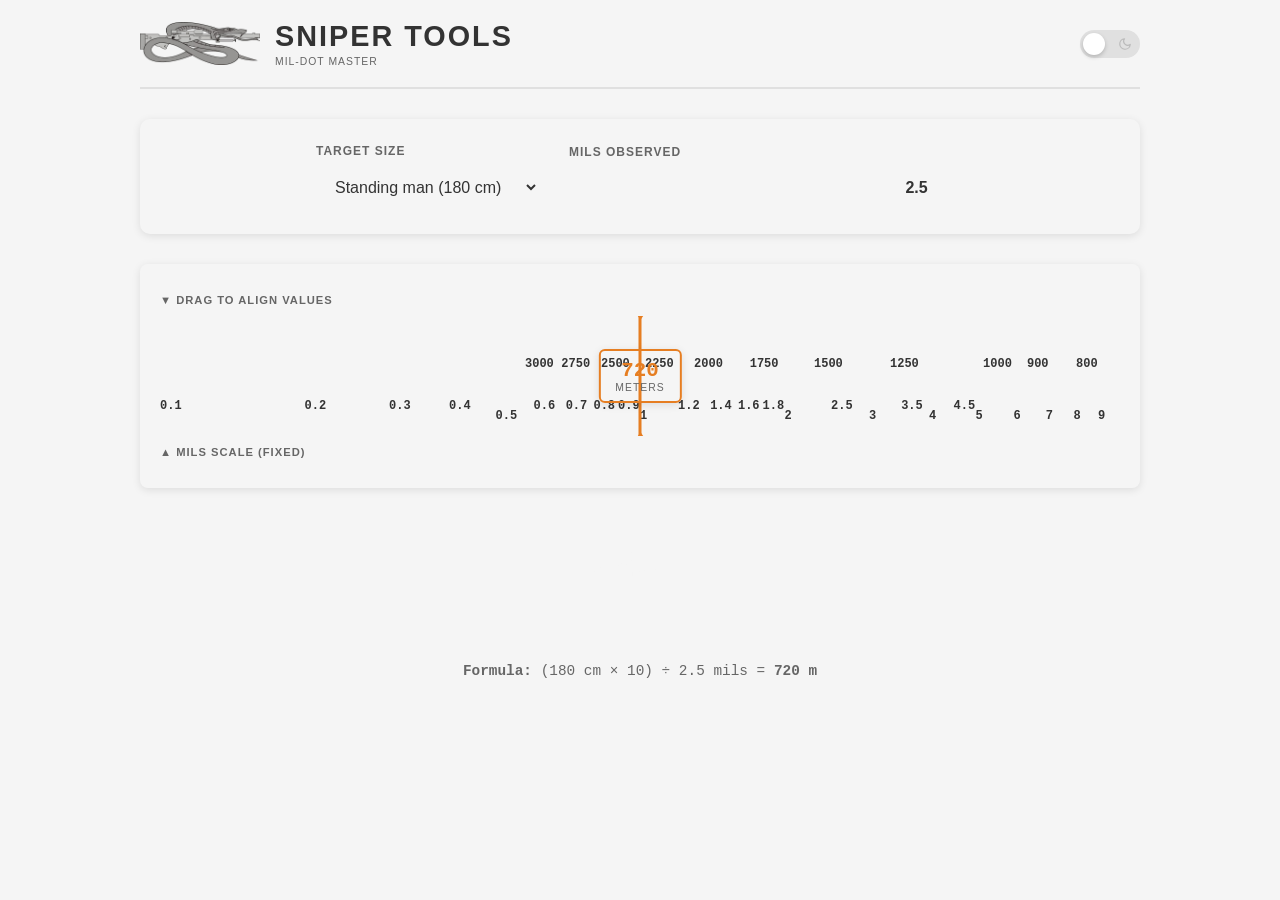
<file: mildotmaster.html>
<!DOCTYPE html>
<html lang="en">
<head>
    <meta charset="UTF-8">
    <meta name="viewport" content="width=device-width, initial-scale=1.0">
    <title>Sniper Tools - Mil-Dot Master</title>
    <link rel="stylesheet" href="styles.css">
    <style>
        /* Specific styles for Mil-Dot Master */
        .controls {
            background-color: var(--card-bg);
            padding: 25px;
            border-radius: 10px;
            box-shadow: var(--shadow);
            margin-bottom: 30px;
            display: flex;
            gap: 30px;
            align-items: center;
            flex-wrap: wrap;
            justify-content: center;
        }

        .input-group {
            display: flex;
            flex-direction: column;
            gap: 8px;
        }

        .input-group label {
            font-size: 0.75rem;
            color: var(--text-secondary);
            text-transform: uppercase;
            letter-spacing: 1px;
            font-weight: 600;
        }

        select, input[type="number"] {
            padding: 12px 15px;
            border: 2px solid var(--input-border);
            border-radius: 6px;
            background-color: var(--input-bg);
            color: var(--text-color);
            font-size: 1rem;
            min-width: 180px;
            transition: border-color 0.3s ease;
        }

        select:focus, input[type="number"]:focus {
            outline: none;
            border-color: var(--accent-color);
        }

        input[type="number"] {
            text-align: center;
            font-weight: 700;
        }

        .custom-size {
            display: none;
            margin-top: 10px;
        }

        .custom-size.visible {
            display: block;
        }

        .slide-rule-container {
            background-color: var(--cell-bg);
            border: 3px solid var(--border-color);
            border-radius: 8px;
            padding: 30px 20px;
            position: relative;
            box-shadow: var(--shadow);
            margin-bottom: 30px;
            user-select: none;
        }

        .scale-label {
            font-size: 0.7rem;
            color: var(--text-secondary);
            text-transform: uppercase;
            letter-spacing: 1px;
            margin-bottom: 10px;
            font-weight: 600;
        }

        .scale-label.bottom {
            margin-top: 10px;
            margin-bottom: 0;
        }

        .ruler-wrapper {
            position: relative;
            height: 120px;
            background: linear-gradient(to bottom, var(--card-bg) 0%, var(--card-bg) 50%, var(--cell-bg) 50%, var(--cell-bg) 100%);
            border-radius: 4px;
            overflow: hidden;
        }

        .scale-fixed {
            position: absolute;
            bottom: 0;
            left: 0;
            right: 0;
            height: 50%;
            display: flex;
            align-items: flex-start;
            padding-top: 5px;
        }

        .scale-sliding {
            position: absolute;
            top: 0;
            left: 0;
            height: 50%;
            width: 200%;
            display: flex;
            align-items: flex-end;
            padding-bottom: 5px;
            transition: transform 0.1s ease-out;
            cursor: grab;
        }

        .scale-sliding:active {
            cursor: grabbing;
        }

        .tick {
            position: absolute;
            display: flex;
            flex-direction: column;
            align-items: center;
        }

        .tick-line {
            width: 2px;
            background-color: var(--accent-color);
        }

        .scale-fixed .tick-line {
            height: 15px;
            margin-bottom: 3px;
        }

        .scale-sliding .tick-line {
            height: 15px;
            margin-bottom: 3px;
        }

        .tick-line.major {
            width: 3px;
            height: 25px;
        }

        .tick-label {
            font-size: 0.75rem;
            font-weight: 600;
            color: var(--text-color);
            font-family: 'Courier New', monospace;
        }

        .cursor {
            position: absolute;
            left: 50%;
            top: 0;
            bottom: 0;
            width: 3px;
            background-color: var(--alert-color);
            transform: translateX(-50%);
            z-index: 10;
            pointer-events: none;
        }

        .cursor::before {
            content: '';
            position: absolute;
            top: -8px;
            left: 50%;
            transform: translateX(-50%);
            border-left: 8px solid transparent;
            border-right: 8px solid transparent;
            border-top: 12px solid var(--alert-color);
        }

        .cursor::after {
            content: '';
            position: absolute;
            bottom: -8px;
            left: 50%;
            transform: translateX(-50%);
            border-left: 8px solid transparent;
            border-right: 8px solid transparent;
            border-bottom: 12px solid var(--alert-color);
        }

        .reading-window {
            position: absolute;
            left: 50%;
            top: 50%;
            transform: translate(-50%, -50%);
            background-color: var(--card-bg);
            border: 2px solid var(--alert-color);
            border-radius: 6px;
            padding: 8px 15px;
            text-align: center;
            z-index: 11;
            box-shadow: var(--shadow);
        }

        .reading-value {
            font-size: 1.3rem;
            font-weight: 700;
            color: var(--alert-color);
            font-family: 'Courier New', monospace;
        }

        .reading-label {
            font-size: 0.65rem;
            color: var(--text-secondary);
            text-transform: uppercase;
            letter-spacing: 1px;
        }

        .result-display {
            background-color: var(--accent-color);
            color: var(--bg-color);
            padding: 25px;
            border-radius: 10px;
            text-align: center;
            margin-bottom: 30px;
        }

        .result-value {
            font-size: 2.5rem;
            font-weight: 700;
            font-family: 'Courier New', monospace;
        }

        .result-unit {
            font-size: 1rem;
            opacity: 0.8;
        }

        .formula {
            background-color: var(--card-bg);
            padding: 20px;
            border-radius: 8px;
            text-align: center;
            font-family: 'Courier New', monospace;
            font-size: 0.9rem;
            color: var(--text-secondary);
            border: 1px solid var(--border-color);
        }

        .formula strong {
            color: var(--text-color);
        }

        .mils-input-container {
            display: flex;
            align-items: center;
            gap: 15px;
        }

        .slider-container {
            flex: 1;
            min-width: 300px;
        }

        input[type="range"] {
            width: 100%;
            height: 8px;
            -webkit-appearance: none;
            background: var(--border-color);
            border-radius: 4px;
            outline: none;
        }

        input[type="range"]::-webkit-slider-thumb {
            -webkit-appearance: none;
            width: 24px;
            height: 24px;
            background: var(--accent-color);
            border-radius: 50%;
            cursor: pointer;
        }

        input[type="range"]::-moz-range-thumb {
            width: 24px;
            height: 24px;
            background: var(--accent-color);
            border-radius: 50%;
            cursor: pointer;
            border: none;
        }

        .mils-number {
            width: 80px !important;
            min-width: 80px !important;
        }

        @media (max-width: 768px) {
            .controls {
                flex-direction: column;
                gap: 20px;
            }

            .mils-input-container {
                flex-direction: column;
                width: 100%;
            }

            .slider-container {
                width: 100%;
                min-width: auto;
            }

            .result-value {
                font-size: 2rem;
            }
        }
    </style>
</head>
<body>
    <div class="container">
        <header>
            <div class="logo-title">
                <a href="index.html" aria-label="Back to home">
                    <img src="logo.png" alt="Logo" class="logo">
                </a>
                <div>
                    <h1>Sniper Tools</h1>
                    <div class="subtitle">Mil-Dot Master</div>
                </div>
            </div>
            <div class="theme-toggle">
                <button class="toggle-btn" id="themeToggle" data-active="false" aria-label="Toggle dark mode"><span class="slider"></span></button>
            </div>
        </header>

        <div class="controls">
            <div class="input-group">
                <label for="targetSize">Target Size</label>
                <select id="targetSize">
                    <option value="180" selected>Standing man (180 cm)</option>
                    <option value="120">Crouched man (120 cm)</option>
                    <option value="90">Backpack (90 cm)</option>
                    <option value="50">Head/shoulders (50 cm)</option>
                    <option value="30">Head only (30 cm)</option>
                    <option value="25">Helmet (25 cm)</option>
                    <option value="150">Tire diameter (150 cm)</option>
                    <option value="400">Vehicle width (400 cm)</option>
                    <option value="custom">Custom size...</option>
                </select>
                <input type="number" id="customSize" class="custom-size" placeholder="cm" min="1" max="500">
            </div>

            <div class="input-group">
                <label for="milsInput">Mils Observed</label>
                <div class="mils-input-container">
                    <div class="slider-container">
                        <input type="range" id="milsSlider" min="0.1" max="10" step="0.1" value="2.5">
                    </div>
                    <input type="number" id="milsInput" class="mils-number" min="0.1" max="10" step="0.1" value="2.5" placeholder="2.5">
                </div>
            </div>
        </div>

        <div class="slide-rule-container">
            <div class="scale-label">▼ Drag to align values</div>
            
            <div class="ruler-wrapper" id="rulerWrapper">
                <div class="scale-sliding" id="distanceScale">
                    <!-- Distance ticks generated by JS -->
                </div>
                
                <div class="cursor">
                    <div class="reading-window">
                        <div class="reading-value" id="readingValue">--</div>
                        <div class="reading-label">meters</div>
                    </div>
                </div>
                
                <div class="scale-fixed" id="milsScale">
                    <!-- Mils ticks generated by JS -->
                </div>
            </div>
            
            <div class="scale-label bottom">▲ Mils Scale (Fixed)</div>
        </div>

        <div class="result-display">
            <div class="result-value">
                <span id="finalResult">720</span>
                <span class="result-unit">m</span>
            </div>
        </div>

        <div class="formula">
            <strong>Formula:</strong> (<span id="sizeDisplay">180</span> cm × 10) ÷ <span id="milsDisplay">2.5</span> mils = <strong><span id="calcResult">720</span> m</strong>
        </div>
    </div>

    <script>
        // Target sizes
        const targetSizes = {
            '180': { name: 'Standing man (180 cm)', cm: 180 },
            '120': { name: 'Crouched man (120 cm)', cm: 120 },
            '90': { name: 'Backpack (90 cm)', cm: 90 },
            '50': { name: 'Head/shoulders (50 cm)', cm: 50 },
            '30': { name: 'Head only (30 cm)', cm: 30 },
            '25': { name: 'Helmet (25 cm)', cm: 25 },
            '150': { name: 'Tire diameter (150 cm)', cm: 150 },
            '400': { name: 'Vehicle width (400 cm)', cm: 400 }
        };

        // Current state
        let currentSize = 180;
        let currentMils = 2.5;
        let isDragging = false;
        let startX = 0;
        let currentOffset = 0;

        // DOM elements
        const targetSizeSelect = document.getElementById('targetSize');
        const customSizeInput = document.getElementById('customSize');
        const milsInput = document.getElementById('milsInput');
        const milsSlider = document.getElementById('milsSlider');
        const distanceScale = document.getElementById('distanceScale');
        const milsScale = document.getElementById('milsScale');
        const rulerWrapper = document.getElementById('rulerWrapper');
        const readingValue = document.getElementById('readingValue');
        const finalResult = document.getElementById('finalResult');
        const sizeDisplay = document.getElementById('sizeDisplay');
        const milsDisplay = document.getElementById('milsDisplay');
        const calcResult = document.getElementById('calcResult');
        const themeToggle = document.getElementById('themeToggle');

        // Initialize
        function init() {
            loadTheme();
            generateMilsScale();
            updateCalculation();
            setupEventListeners();
        }

        // Theme toggle functions
        function loadTheme() {
            const savedTheme = localStorage.getItem('sniperTheme');
            if (savedTheme === 'dark') {
                document.documentElement.setAttribute('data-theme', 'dark');
                themeToggle.setAttribute('data-active', 'true');
            }
        }

        function toggleTheme() {
            const html = document.documentElement;
            const isDark = html.getAttribute('data-theme') === 'dark';
            if (isDark) {
                html.removeAttribute('data-theme');
                themeToggle.setAttribute('data-active', 'false');
                localStorage.setItem('sniperTheme', 'light');
            } else {
                html.setAttribute('data-theme', 'dark');
                themeToggle.setAttribute('data-active', 'true');
                localStorage.setItem('sniperTheme', 'dark');
            }
        }

        // Generate mils scale (fixed, logarithmic)
        function generateMilsScale() {
            const milsValues = [0.1, 0.2, 0.3, 0.4, 0.5, 0.6, 0.7, 0.8, 0.9, 
                               1, 1.2, 1.4, 1.6, 1.8, 2, 2.5, 3, 3.5, 4, 4.5, 5, 6, 7, 8, 9, 10];
            
            milsScale.innerHTML = '';
            
            milsValues.forEach(mil => {
                const tick = document.createElement('div');
                tick.className = 'tick';
                const position = milToPosition(mil);
                tick.style.left = `${position}%`;
                
                const line = document.createElement('div');
                line.className = 'tick-line';
                if (mil % 1 === 0 || mil === 0.5) {
                    line.classList.add('major');
                }
                
                const label = document.createElement('div');
                label.className = 'tick-label';
                label.textContent = mil;
                
                tick.appendChild(line);
                tick.appendChild(label);
                milsScale.appendChild(tick);
            });
        }

        // Generate distance scale (sliding, based on target size)
        function generateDistanceScale(size) {
            const distances = [];
            for (let d = 3000; d >= 100; d -= 50) {
                if (d >= 1000 && d % 250 === 0) distances.push(d);
                else if (d < 1000 && d % 100 === 0) distances.push(d);
            }
            
            distanceScale.innerHTML = '';
            
            distances.forEach(dist => {
                const tick = document.createElement('div');
                tick.className = 'tick';
                const mils = (size * 10) / dist;
                const position = milToPosition(mils);
                tick.style.left = `${position}%`;
                
                const line = document.createElement('div');
                line.className = 'tick-line';
                if (dist % 500 === 0) {
                    line.classList.add('major');
                }
                
                const label = document.createElement('div');
                label.className = 'tick-label';
                label.textContent = dist;
                
                tick.appendChild(line);
                tick.appendChild(label);
                distanceScale.appendChild(tick);
            });
        }

        // Convert mils to position percentage (logarithmic scale)
        function milToPosition(mil) {
            const minLog = Math.log10(0.1);
            const maxLog = Math.log10(10);
            const milLog = Math.log10(mil);
            return ((milLog - minLog) / (maxLog - minLog)) * 100;
        }

        // Calculate distance
        function calculateDistance(size, mils) {
            return Math.round((size * 10) / mils);
        }

        // Update all displays
        function updateCalculation() {
            const distance = calculateDistance(currentSize, currentMils);
            
            readingValue.textContent = distance;
            finalResult.textContent = distance;
            
            sizeDisplay.textContent = currentSize;
            milsDisplay.textContent = currentMils;
            calcResult.textContent = distance;
            
            generateDistanceScale(currentSize);
            
            const milsPosition = milToPosition(currentMils);
            const offset = 50 - milsPosition;
            distanceScale.style.transform = `translateX(${offset}%)`;
        }

        // Event listeners
        function setupEventListeners() {
            targetSizeSelect.addEventListener('change', (e) => {
                if (e.target.value === 'custom') {
                    customSizeInput.classList.add('visible');
                    customSizeInput.focus();
                } else {
                    customSizeInput.classList.remove('visible');
                    currentSize = parseInt(e.target.value);
                    updateCalculation();
                }
            });

            customSizeInput.addEventListener('input', (e) => {
                const value = parseInt(e.target.value);
                if (value && value > 0) {
                    currentSize = value;
                    updateCalculation();
                }
            });

            milsInput.addEventListener('input', (e) => {
                let value = parseFloat(e.target.value);
                if (value && value >= 0.1 && value <= 10) {
                    currentMils = value;
                    milsSlider.value = value;
                    updateCalculation();
                }
            });

            milsSlider.addEventListener('input', (e) => {
                currentMils = parseFloat(e.target.value);
                milsInput.value = currentMils;
                updateCalculation();
            });

            themeToggle.addEventListener('click', toggleTheme);

            rulerWrapper.addEventListener('mousedown', startDrag);
            rulerWrapper.addEventListener('touchstart', startDrag, { passive: false });
            
            document.addEventListener('mousemove', drag);
            document.addEventListener('touchmove', drag, { passive: false });
            
            document.addEventListener('mouseup', endDrag);
            document.addEventListener('touchend', endDrag);
        }

        // Drag functions
        function startDrag(e) {
            isDragging = true;
            startX = e.type.includes('touch') ? e.touches[0].clientX : e.clientX;
            currentOffset = parseFloat(distanceScale.style.transform.replace('translateX(', '').replace('%)', '')) || 0;
            rulerWrapper.style.cursor = 'grabbing';
        }

        function drag(e) {
            if (!isDragging) return;
            e.preventDefault();
            
            const clientX = e.type.includes('touch') ? e.touches[0].clientX : e.clientX;
            const deltaX = clientX - startX;
            const wrapperWidth = rulerWrapper.offsetWidth;
            const deltaPercent = (deltaX / wrapperWidth) * 100;
            
            const newOffset = currentOffset + deltaPercent;
            const centerPosition = 50 - newOffset;
            
            const minLog = Math.log10(0.1);
            const maxLog = Math.log10(10);
            const milLog = (centerPosition / 100) * (maxLog - minLog) + minLog;
            let newMils = Math.pow(10, milLog);
            
            newMils = Math.max(0.1, Math.min(10, newMils));
            
            currentMils = Math.round(newMils * 10) / 10;
            milsInput.value = currentMils;
            milsSlider.value = currentMils;
            
            updateCalculation();
            startX = clientX;
        }

        function endDrag() {
            isDragging = false;
            rulerWrapper.style.cursor = 'grab';
        }

        // Initialize
        init();
    </script>
</body>
</html>
</file>
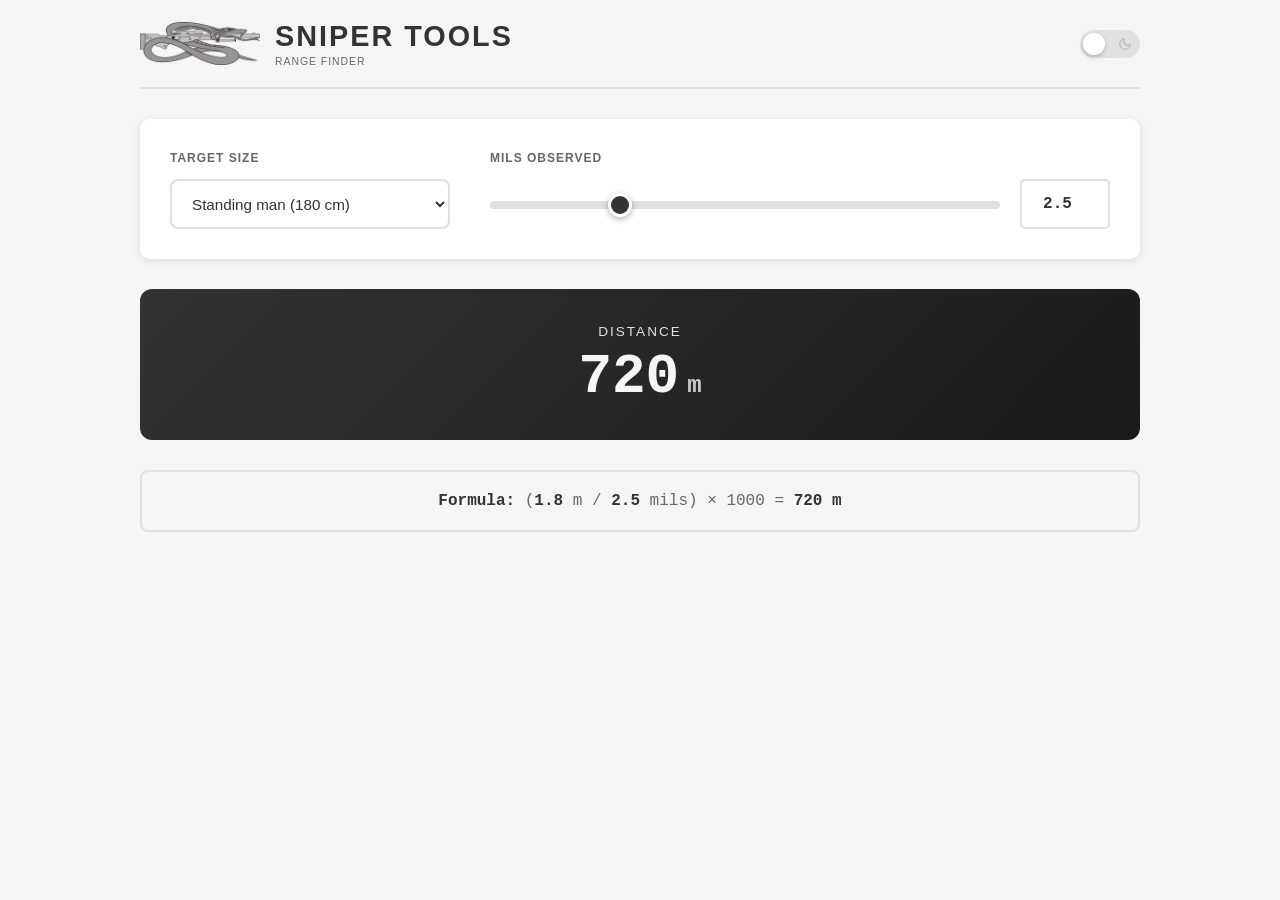
<file: rangefinder.html>
<!DOCTYPE html>
<html lang="en">
<head>
    <meta charset="UTF-8">
    <meta name="viewport" content="width=device-width, initial-scale=1.0">
    <title>Sniper Tools - Range Finder</title>
    <link rel="stylesheet" href="styles.css">
    <style>
        /* Range Finder specific styles */
        
        /* Layout principal */
        .controls-grid {
            display: grid;
            grid-template-columns: 280px 1fr;
            gap: 40px;
            align-items: end;
        }
        
        /* Section Target Size */
        .target-section {
            display: flex;
            flex-direction: column;
            gap: 12px;
        }
        
        .target-section label {
            font-size: 0.75rem;
            color: var(--text-secondary);
            text-transform: uppercase;
            letter-spacing: 1px;
            font-weight: 600;
            height: 18px;
            line-height: 18px;
        }
        
        .target-section select {
            width: 100%;
            height: 50px;
            padding: 0 16px;
            border: 2px solid var(--border);
            border-radius: 8px;
            background-color: var(--bg-secondary);
            color: var(--text-primary);
            font-size: 0.95rem;
            cursor: pointer;
            transition: border-color 0.3s ease;
        }
        
        .target-section select:focus {
            outline: none;
            border-color: var(--text-primary);
        }
        
        .custom-size {
            display: none;
            width: 100%;
            height: 50px;
            padding: 0 16px;
            border: 2px solid var(--border);
            border-radius: 8px;
            background-color: var(--bg-secondary);
            color: var(--text-primary);
            font-size: 1rem;
            font-family: var(--font-mono);
            text-align: center;
            transition: border-color 0.3s ease;
            margin-top: 10px;
        }
        
        .custom-size.visible {
            display: block;
        }
        
        .custom-size:focus {
            outline: none;
            border-color: var(--text-primary);
        }
        
        /* Section Mils */
        .mils-section {
            display: flex;
            flex-direction: column;
            gap: 12px;
        }
        
        .mils-section label {
            font-size: 0.75rem;
            color: var(--text-secondary);
            text-transform: uppercase;
            letter-spacing: 1px;
            font-weight: 600;
            height: 18px;
            line-height: 18px;
        }
        
        .mils-input-wrapper {
            display: flex;
            align-items: center;
            gap: 20px;
            height: 50px;
        }
        
        .slider-container {
            flex: 1;
            position: relative;
        }
        
        input[type="range"] {
            width: 100%;
            height: 8px;
            -webkit-appearance: none;
            background: var(--border);
            border-radius: 4px;
            outline: none;
            cursor: pointer;
        }
        
        input[type="range"]::-webkit-slider-thumb {
            -webkit-appearance: none;
            width: 24px;
            height: 24px;
            background: var(--text-primary);
            border-radius: 50%;
            cursor: pointer;
            border: 3px solid var(--bg-secondary);
            box-shadow: 0 2px 6px rgba(0, 0, 0, 0.3);
            transition: transform 0.1s ease;
        }
        
        input[type="range"]::-webkit-slider-thumb:hover {
            transform: scale(1.1);
        }
        
        input[type="range"]::-moz-range-thumb {
            width: 24px;
            height: 24px;
            background: var(--text-primary);
            border-radius: 50%;
            cursor: pointer;
            border: 3px solid var(--bg-secondary);
            box-shadow: 0 2px 6px rgba(0, 0, 0, 0.3);
        }
        
        .mils-number {
            width: 90px;
            height: 50px;
            padding: 0 12px;
            border: 2px solid var(--border);
            border-radius: 8px;
            background-color: var(--bg-secondary);
            color: var(--text-primary);
            font-size: 1.2rem;
            font-family: var(--font-mono);
            font-weight: 700;
            text-align: center;
            transition: border-color 0.3s ease;
        }
        
        .mils-number:focus {
            outline: none;
            border-color: var(--text-primary);
        }
        
        /* Result section */
        .result-section {
            background: linear-gradient(135deg, var(--text-primary) 0%, var(--accent-hover) 100%);
            color: var(--bg-color);
            padding: 35px;
            border-radius: 12px;
            text-align: center;
            margin: 30px 0;
        }
        
        .result-label {
            font-size: 0.85rem;
            text-transform: uppercase;
            letter-spacing: 2px;
            opacity: 0.9;
            margin-bottom: 10px;
        }
        
        .result-value {
            font-size: 3.5rem;
            font-weight: 700;
            font-family: var(--font-mono);
            line-height: 1;
        }
        
        .result-unit {
            font-size: 1.5rem;
            opacity: 0.8;
            margin-left: 8px;
        }
        
        /* Formula section */
        .formula-section {
            background-color: var(--bg-color);
            border: 2px solid var(--border);
            border-radius: 8px;
            padding: 20px;
            text-align: center;
        }
        
        .formula-text {
            font-family: var(--font-mono);
            font-size: 1rem;
            color: var(--text-secondary);
        }
        
        .formula-text strong {
            color: var(--text-primary);
        }
        
        .formula-values {
            color: var(--text-primary);
            font-weight: 600;
        }
        
        /* Responsive */
        @media (max-width: 768px) {
            .controls-grid {
                grid-template-columns: 1fr;
                gap: 30px;
            }
            
            .result-value {
                font-size: 2.5rem;
            }
            
            .result-unit {
                font-size: 1.2rem;
            }
            
            .mils-input-wrapper {
                flex-direction: column;
                gap: 15px;
                height: auto;
            }
            
            .slider-container {
                width: 100%;
            }
            
            .mils-number {
                width: 100%;
                height: 50px;
            }
        }
        
        @media (max-width: 480px) {
            .result-value {
                font-size: 2rem;
            }
            
            .target-section select,
            .custom-size,
            .mils-number {
                padding: 12px 14px;
                font-size: 0.9rem;
            }
        }
        
        @media (hover: none) and (pointer: coarse) {
            input[type="range"]::-webkit-slider-thumb {
                width: 32px;
                height: 32px;
            }
            
            input[type="range"]::-moz-range-thumb {
                width: 32px;
                height: 32px;
            }
        }
    </style>
</head>
<body>
    <div class="container">
        <header>
            <div class="logo-title">
                <a href="index.html" aria-label="Back to home">
                    <img src="logo.png" alt="Logo" class="logo">
                </a>
                <div>
                    <h1>Sniper Tools</h1>
                    <div class="subtitle">Range Finder</div>
                </div>
            </div>
            <div class="theme-toggle">
                <button class="toggle-btn" id="themeToggle" data-active="false" aria-label="Toggle dark mode"><span class="slider"></span></button>
            </div>
        </header>

        <div class="card">
            <div class="controls-grid">
                <div class="target-section">
                    <label for="targetSize">Target Size</label>
                    <select id="targetSize">
                        <option value="180" selected>Standing man (180 cm)</option>
                        <option value="120">Crouched man (120 cm)</option>
                        <option value="90">Backpack (90 cm)</option>
                        <option value="50">Head/shoulders (50 cm)</option>
                        <option value="30">Head only (30 cm)</option>
                        <option value="25">Helmet (25 cm)</option>
                        <option value="150">Tire diameter (150 cm)</option>
                        <option value="400">Vehicle width (400 cm)</option>
                        <option value="custom">Custom size...</option>
                    </select>
                    <input type="number" id="customSize" class="custom-size" placeholder="Enter size in cm" min="1" max="500">
                </div>

                <div class="mils-section">
                    <label for="milsInput">Mils Observed</label>
                    <div class="mils-input-wrapper">
                        <div class="slider-container">
                            <input type="range" id="milsSlider" min="0.1" max="10" step="0.1" value="2.5" aria-label="Mils slider">
                        </div>
                        <input type="number" id="milsInput" class="mils-number" min="0.1" max="10" step="0.1" value="2.5" aria-label="Mils value">
                    </div>
                </div>
            </div>
        </div>

        <div class="result-section">
            <div class="result-label">Distance</div>
            <div class="result-value">
                <span id="finalResult">720</span><span class="result-unit">m</span>
            </div>
        </div>

        <div class="formula-section">
            <div class="formula-text">
                <strong>Formula:</strong> (<span class="formula-values" id="sizeDisplay">1.8</span> m / <span class="formula-values" id="milsDisplay">2.5</span> mils) × 1000 = <strong><span class="formula-values" id="calcResult">720</span> m</strong>
            </div>
        </div>
    </div>

    <script>
        // Target sizes
        const targetSizes = {
            '180': { name: 'Standing man (180 cm)', cm: 180 },
            '120': { name: 'Crouched man (120 cm)', cm: 120 },
            '90': { name: 'Backpack (90 cm)', cm: 90 },
            '50': { name: 'Head/shoulders (50 cm)', cm: 50 },
            '30': { name: 'Head only (30 cm)', cm: 30 },
            '25': { name: 'Helmet (25 cm)', cm: 25 },
            '150': { name: 'Tire diameter (150 cm)', cm: 150 },
            '400': { name: 'Vehicle width (400 cm)', cm: 400 }
        };

        // Current state
        let currentSize = 180;
        let currentMils = 2.5;

        // DOM elements
        const targetSizeSelect = document.getElementById('targetSize');
        const customSizeInput = document.getElementById('customSize');
        const milsInput = document.getElementById('milsInput');
        const milsSlider = document.getElementById('milsSlider');
        const finalResult = document.getElementById('finalResult');
        const sizeDisplay = document.getElementById('sizeDisplay');
        const milsDisplay = document.getElementById('milsDisplay');
        const calcResult = document.getElementById('calcResult');
        const themeToggle = document.getElementById('themeToggle');

        // Initialize
        function init() {
            loadTheme();
            updateCalculation();
            setupEventListeners();
        }

        // Theme toggle functions
        function loadTheme() {
            const savedTheme = localStorage.getItem('sniperTheme');
            if (savedTheme === 'dark') {
                document.documentElement.setAttribute('data-theme', 'dark');
                themeToggle.setAttribute('data-active', 'true');
            }
        }

        function toggleTheme() {
            const html = document.documentElement;
            const isDark = html.getAttribute('data-theme') === 'dark';
            if (isDark) {
                html.removeAttribute('data-theme');
                themeToggle.setAttribute('data-active', 'false');
                localStorage.setItem('sniperTheme', 'light');
            } else {
                html.setAttribute('data-theme', 'dark');
                themeToggle.setAttribute('data-active', 'true');
                localStorage.setItem('sniperTheme', 'dark');
            }
        }

        // Calculate distance
        function calculateDistance(sizeCm, mils) {
            const sizeM = sizeCm / 100;
            const distanceKm = sizeM / mils;
            return Math.round(distanceKm * 1000);
        }

        // Update all displays
        function updateCalculation() {
            const distance = calculateDistance(currentSize, currentMils);
            
            finalResult.textContent = distance;
            
            sizeDisplay.textContent = (currentSize / 100).toFixed(1);
            milsDisplay.textContent = currentMils;
            calcResult.textContent = distance;
        }

        // Event listeners
        function setupEventListeners() {
            targetSizeSelect.addEventListener('change', (e) => {
                if (e.target.value === 'custom') {
                    customSizeInput.classList.add('visible');
                    customSizeInput.focus();
                } else {
                    customSizeInput.classList.remove('visible');
                    currentSize = parseInt(e.target.value);
                    updateCalculation();
                }
            });

            customSizeInput.addEventListener('input', (e) => {
                const value = parseInt(e.target.value);
                if (value && value > 0) {
                    currentSize = value;
                    updateCalculation();
                }
            });

            milsInput.addEventListener('input', (e) => {
                let value = parseFloat(e.target.value);
                if (value && value >= 0.1 && value <= 10) {
                    currentMils = value;
                    milsSlider.value = value;
                    updateCalculation();
                }
            });

            milsSlider.addEventListener('input', (e) => {
                currentMils = parseFloat(e.target.value);
                milsInput.value = currentMils;
                updateCalculation();
            });

            themeToggle.addEventListener('click', toggleTheme);
        }

        // Initialize
        init();
    </script>
</body>
</html>
</file>
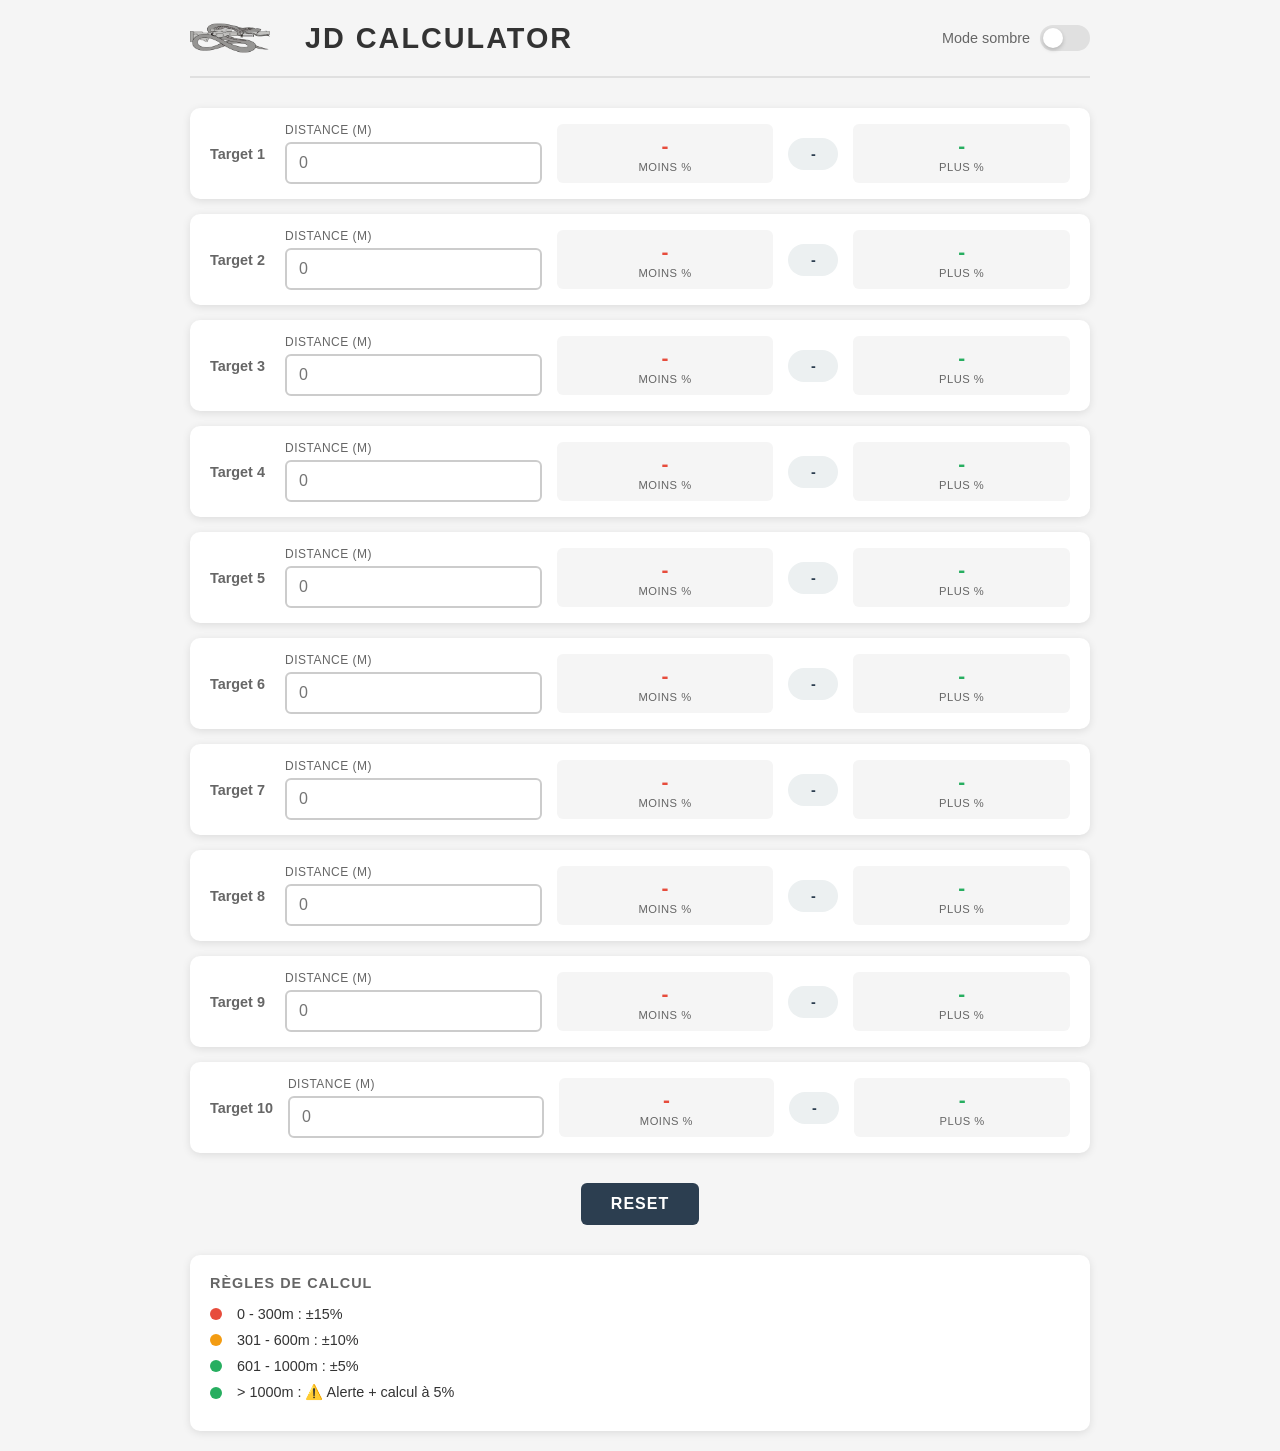
<file: Sniper Judging Distance Calculator.html>
<!DOCTYPE html>
<html lang="fr">
<head>
    <meta charset="UTF-8">
    <meta name="viewport" content="width=device-width, initial-scale=1.0">
    <title>SNIPER - JUDGING DISTING</title>
    <style>
        :root {
            --bg-color: #f5f5f5;
            --card-bg: #ffffff;
            --text-color: #333333;
            --text-secondary: #666666;
            --border-color: #e0e0e0;
            --input-bg: #ffffff;
            --input-border: #cccccc;
            --accent-color: #2c3e50;
            --accent-hover: #34495e;
            --minus-color: #e74c3c;
            --plus-color: #27ae60;
            --alert-color: #e67e22;
            --shadow: 0 2px 8px rgba(0, 0, 0, 0.1);
            --percent-badge-bg: #ecf0f1;
        }

        [data-theme="dark"] {
            --bg-color: #1a1a1a;
            --card-bg: #2d2d2d;
            --text-color: #e0e0e0;
            --text-secondary: #aaaaaa;
            --border-color: #404040;
            --input-bg: #3d3d3d;
            --input-border: #505050;
            --accent-color: #5dade2;
            --accent-hover: #3498db;
            --minus-color: #ec7063;
            --plus-color: #58d68d;
            --alert-color: #f39c12;
            --shadow: 0 2px 8px rgba(0, 0, 0, 0.3);
            --percent-badge-bg: #404040;
        }

        * {
            margin: 0;
            padding: 0;
            box-sizing: border-box;
        }

        body {
            font-family: -apple-system, BlinkMacSystemFont, 'Segoe UI', Roboto, Oxygen, Ubuntu, sans-serif;
            background-color: var(--bg-color);
            color: var(--text-color);
            min-height: 100vh;
            padding: 20px;
            transition: background-color 0.3s ease, color 0.3s ease;
        }

        .container {
            max-width: 900px;
            margin: 0 auto;
        }

        header {
            display: flex;
            justify-content: space-between;
            align-items: center;
            margin-bottom: 30px;
            padding-bottom: 20px;
            border-bottom: 2px solid var(--border-color);
            flex-wrap: wrap;
            gap: 15px;
        }

        .logo-title {
            display: flex;
            align-items: center;
            gap: 15px;
        }

        .logo {
            width: auto;
            height: auto;
            max-width: 100px;
            max-height: 100px;
            object-fit: contain;
            transform: scale(0.8);
            transform-origin: left center;
            transition: transform 0.3s ease;
        }

        .logo:hover {
            transform: scale(1.05);
        }

        @media (max-width: 480px) {
            .logo {
                transform: scale(1);
            }

            .logo:hover {
                transform: scale(1.05);
            }

            .logo:hover {
                transform: scale(0.85);
            }

            .logo-title {
                gap: 10px;
            }
        }

        h1 {
            font-size: clamp(1.3rem, 4vw, 1.8rem);
            font-weight: 700;
            letter-spacing: 2px;
            text-transform: uppercase;
        }

        .theme-toggle {
            display: flex;
            align-items: center;
            gap: 10px;
        }

        .theme-toggle span {
            font-size: 0.9rem;
            color: var(--text-secondary);
        }

        .toggle-btn {
            width: 50px;
            height: 26px;
            background-color: var(--border-color);
            border-radius: 13px;
            position: relative;
            cursor: pointer;
            transition: background-color 0.3s ease;
            border: none;
        }

        .toggle-btn[data-active="true"] {
            background-color: var(--accent-color);
        }

        .toggle-btn::after {
            content: '';
            position: absolute;
            width: 20px;
            height: 20px;
            background-color: white;
            border-radius: 50%;
            top: 3px;
            left: 3px;
            transition: transform 0.3s ease;
            box-shadow: 0 2px 4px rgba(0, 0, 0, 0.2);
        }

        .toggle-btn[data-active="true"]::after {
            transform: translateX(24px);
        }

        .row {
            background-color: var(--card-bg);
            border-radius: 10px;
            padding: 15px 20px;
            margin-bottom: 15px;
            box-shadow: var(--shadow);
            display: flex;
            align-items: center;
            gap: 15px;
            transition: all 0.3s ease;
            flex-wrap: wrap;
        }

        .row.alert {
            border-left: 4px solid var(--alert-color);
            background-color: rgba(230, 126, 34, 0.1);
        }

        .row-label {
            font-weight: 600;
            min-width: 60px;
            font-size: 0.9rem;
            color: var(--text-secondary);
        }

        .input-group {
            flex: 1;
            min-width: 120px;
            position: relative;
        }

        .input-group label {
            display: block;
            font-size: 0.75rem;
            color: var(--text-secondary);
            margin-bottom: 5px;
            text-transform: uppercase;
            letter-spacing: 0.5px;
        }

        input[type="number"] {
            width: 100%;
            padding: 10px 12px;
            border: 2px solid var(--input-border);
            border-radius: 6px;
            background-color: var(--input-bg);
            color: var(--text-color);
            font-size: 1rem;
            transition: border-color 0.3s ease, box-shadow 0.3s ease;
        }

        input[type="number"]:focus {
            outline: none;
            border-color: var(--accent-color);
            box-shadow: 0 0 0 3px rgba(44, 62, 80, 0.1);
        }

        [data-theme="dark"] input[type="number"]:focus {
            box-shadow: 0 0 0 3px rgba(93, 173, 226, 0.2);
        }

        .results {
            display: flex;
            align-items: center;
            gap: 15px;
            flex: 2;
            min-width: 280px;
            flex-wrap: wrap;
        }

        .result-item {
            flex: 1;
            min-width: 100px;
            text-align: center;
            padding: 10px;
            border-radius: 6px;
            background-color: var(--bg-color);
            transition: background-color 0.3s ease;
        }

        .result-value {
            font-size: 1.3rem;
            font-weight: 700;
            display: block;
        }

        .result-minus .result-value {
            color: var(--minus-color);
        }

        .result-plus .result-value {
            color: var(--plus-color);
        }

        .result-label {
            font-size: 0.7rem;
            color: var(--text-secondary);
            text-transform: uppercase;
            letter-spacing: 0.5px;
            margin-top: 3px;
        }

        .percent-badge {
            background-color: var(--percent-badge-bg);
            padding: 8px 15px;
            border-radius: 20px;
            font-weight: 700;
            font-size: 0.9rem;
            color: var(--accent-color);
            min-width: 50px;
            text-align: center;
        }

        .alert-indicator {
            color: var(--alert-color);
            font-size: 1.2rem;
            display: none;
        }

        .row.alert .alert-indicator {
            display: block;
        }

        .row.alert .alert-indicator::after {
            content: '⚠️ >1000m';
            font-size: 0.75rem;
            margin-left: 5px;
            font-weight: 600;
        }

        .reset-section {
            margin-top: 30px;
            text-align: center;
        }

        .reset-btn {
            background-color: var(--accent-color);
            color: white;
            border: none;
            padding: 12px 30px;
            border-radius: 6px;
            font-size: 1rem;
            font-weight: 600;
            cursor: pointer;
            transition: background-color 0.3s ease, transform 0.1s ease;
            text-transform: uppercase;
            letter-spacing: 1px;
        }

        .reset-btn:hover {
            background-color: var(--accent-hover);
        }

        .reset-btn:active {
            transform: scale(0.98);
        }

        .legend {
            margin-top: 30px;
            padding: 20px;
            background-color: var(--card-bg);
            border-radius: 10px;
            box-shadow: var(--shadow);
        }

        .legend h3 {
            font-size: 0.9rem;
            margin-bottom: 15px;
            text-transform: uppercase;
            letter-spacing: 1px;
            color: var(--text-secondary);
        }

        .legend-item {
            display: flex;
            align-items: center;
            gap: 15px;
            margin-bottom: 10px;
            font-size: 0.9rem;
        }

        .legend-dot {
            width: 12px;
            height: 12px;
            border-radius: 50%;
        }

        .legend-dot.range1 { background-color: #e74c3c; }
        .legend-dot.range2 { background-color: #f39c12; }
        .legend-dot.range3 { background-color: #27ae60; }

        .empty-state {
            color: var(--text-secondary);
            font-style: italic;
        }

        @media (max-width: 768px) {
            .row {
                flex-direction: column;
                align-items: stretch;
            }

            .row-label {
                text-align: center;
                margin-bottom: 10px;
            }

            .results {
                flex-direction: row;
                justify-content: space-between;
            }

            .result-item {
                flex: 1;
            }

            .percent-badge {
                align-self: center;
                margin: 10px 0;
            }
        }

        @media (max-width: 480px) {
            body {
                padding: 15px;
            }

            .results {
                flex-direction: column;
                gap: 10px;
            }

            .result-item {
                width: 100%;
                display: flex;
                justify-content: space-between;
                align-items: center;
                padding: 8px 15px;
            }

            .result-value {
                font-size: 1.1rem;
            }

            .result-label {
                margin-top: 0;
                font-size: 0.65rem;
            }
        }
    </style>
</head>
<body>
    <div class="container">
        <header>
            <div class="logo-title">
                <img src="logo.png" alt="Logo" class="logo">
                <h1>JD CALCULATOR</h1>
            </div>
            <div class="theme-toggle">
                <span>Mode sombre</span>
                <button class="toggle-btn" id="themeToggle" data-active="false" aria-label="Basculer le mode sombre"></button>
            </div>
        </header>

        <main id="rowsContainer">
            <!-- Les 10 lignes seront générées par JavaScript -->
        </main>

        <div class="reset-section">
            <button class="reset-btn" id="resetBtn">Reset</button>
        </div>

        <div class="legend">
            <h3>Règles de calcul</h3>
            <div class="legend-item">
                <div class="legend-dot range1"></div>
                <span>0 - 300m : ±15%</span>
            </div>
            <div class="legend-item">
                <div class="legend-dot range2"></div>
                <span>301 - 600m : ±10%</span>
            </div>
            <div class="legend-item">
                <div class="legend-dot range3"></div>
                <span>601 - 1000m : ±5%</span>
            </div>
            <div class="legend-item">
                <div class="legend-dot range3"></div>
                <span>> 1000m : ⚠️ Alerte + calcul à 5%</span>
            </div>
        </div>
    </div>

    <script>
        // Gestion du thème
        const themeToggle = document.getElementById('themeToggle');
        const html = document.documentElement;

        function loadTheme() {
            const savedTheme = localStorage.getItem('sniperTheme');
            if (savedTheme === 'dark') {
                html.setAttribute('data-theme', 'dark');
                themeToggle.setAttribute('data-active', 'true');
            }
        }

        function toggleTheme() {
            const isDark = html.getAttribute('data-theme') === 'dark';
            if (isDark) {
                html.removeAttribute('data-theme');
                themeToggle.setAttribute('data-active', 'false');
                localStorage.setItem('sniperTheme', 'light');
            } else {
                html.setAttribute('data-theme', 'dark');
                themeToggle.setAttribute('data-active', 'true');
                localStorage.setItem('sniperTheme', 'dark');
            }
        }

        themeToggle.addEventListener('click', toggleTheme);

        // Génération des 10 lignes
        const rowsContainer = document.getElementById('rowsContainer');

        function createRow(index) {
            const row = document.createElement('div');
            row.className = 'row';
            row.dataset.index = index;
            
            row.innerHTML = `
                <div class="row-label">Target ${index + 1}</div>
                <div class="input-group">
                    <label for="distance-${index}">Distance (m)</label>
                    <input type="number" id="distance-${index}" min="0" step="1" placeholder="0">
                </div>
                <div class="alert-indicator">⚠️</div>
                <div class="results">
                    <div class="result-item result-minus">
                        <span class="result-value" id="minus-${index}">-</span>
                        <div class="result-label">Moins %</div>
                    </div>
                    <div class="percent-badge" id="percent-${index}">-</div>
                    <div class="result-item result-plus">
                        <span class="result-value" id="plus-${index}">-</span>
                        <div class="result-label">Plus %</div>
                    </div>
                </div>
            `;
            
            return row;
        }

        // Créer les 10 lignes
        for (let i = 0; i < 10; i++) {
            rowsContainer.appendChild(createRow(i));
        }

        // Logique de calcul
        function getPercent(distance) {
            if (distance >= 0 && distance <= 300) {
                return 15;
            } else if (distance >= 301 && distance <= 600) {
                return 10;
            } else if (distance >= 601 && distance <= 1000) {
                return 5;
            } else {
                return 5; // Au-delà de 1000m
            }
        }

        function calculateValues(distance, percent) {
            const minus = distance * (1 - percent / 100);
            const plus = distance * (1 + percent / 100);
            return {
                minus: Math.round(minus),
                plus: Math.round(plus)
            };
        }

        function updateRow(index) {
            const input = document.getElementById(`distance-${index}`);
            const row = input.closest('.row');
            const percentBadge = document.getElementById(`percent-${index}`);
            const minusValue = document.getElementById(`minus-${index}`);
            const plusValue = document.getElementById(`plus-${index}`);
            
            const distance = parseFloat(input.value);
            
            if (isNaN(distance) || distance === '') {
                percentBadge.textContent = '-';
                minusValue.textContent = '-';
                plusValue.textContent = '-';
                row.classList.remove('alert');
                return;
            }

            // Vérifier si > 1000m
            if (distance > 1000) {
                row.classList.add('alert');
            } else {
                row.classList.remove('alert');
            }

            const percent = getPercent(distance);
            const values = calculateValues(distance, percent);
            
            percentBadge.textContent = `±${percent}%`;
            minusValue.textContent = values.minus;
            plusValue.textContent = values.plus;
        }

        // Écouteurs d'événements pour chaque input
        for (let i = 0; i < 10; i++) {
            const input = document.getElementById(`distance-${i}`);
            input.addEventListener('input', () => {
                updateRow(i);
                saveData();
            });
        }

        // Sauvegarde dans localStorage
        function saveData() {
            const data = [];
            for (let i = 0; i < 10; i++) {
                const input = document.getElementById(`distance-${i}`);
                data.push(input.value);
            }
            localStorage.setItem('sniperData', JSON.stringify(data));
        }

        // Chargement depuis localStorage
        function loadData() {
            const savedData = localStorage.getItem('sniperData');
            if (savedData) {
                const data = JSON.parse(savedData);
                for (let i = 0; i < 10 && i < data.length; i++) {
                    const input = document.getElementById(`distance-${i}`);
                    if (data[i]) {
                        input.value = data[i];
                        updateRow(i);
                    }
                }
            }
        }

        // Bouton Reset
        const resetBtn = document.getElementById('resetBtn');
        resetBtn.addEventListener('click', () => {
            if (confirm('Voulez-vous vraiment réinitialiser toutes les valeurs ?')) {
                for (let i = 0; i < 10; i++) {
                    const input = document.getElementById(`distance-${i}`);
                    const row = input.closest('.row');
                    const percentBadge = document.getElementById(`percent-${i}`);
                    const minusValue = document.getElementById(`minus-${i}`);
                    const plusValue = document.getElementById(`plus-${i}`);
                    
                    input.value = '';
                    percentBadge.textContent = '-';
                    minusValue.textContent = '-';
                    plusValue.textContent = '-';
                    row.classList.remove('alert');
                }
                localStorage.removeItem('sniperData');
            }
        });

        // Initialisation
        loadTheme();
        loadData();
    </script>
</body>
</html>
</file>
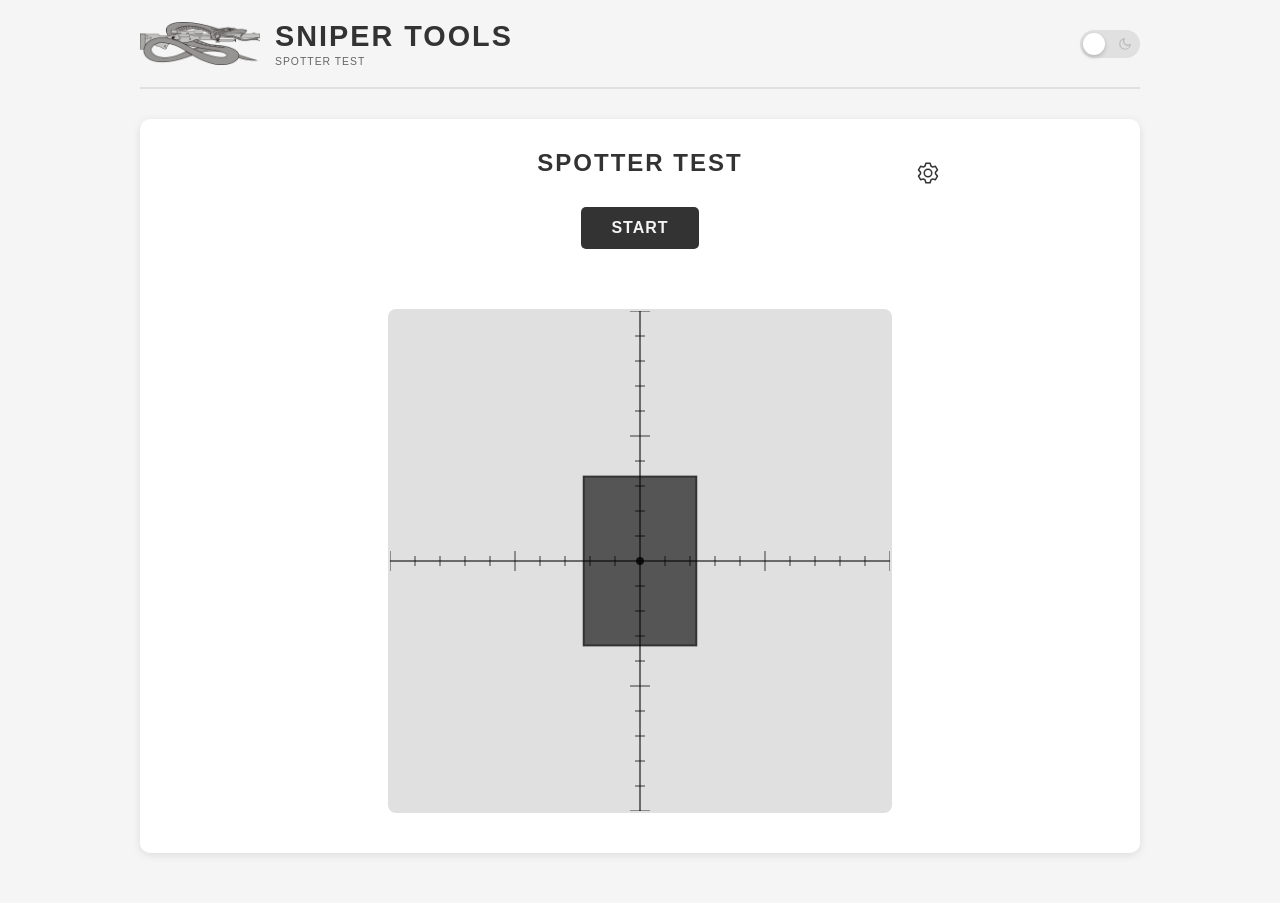
<file: spottertest.html>
<!DOCTYPE html>
<html lang="en">
<head>
    <meta charset="UTF-8">
    <meta name="viewport" content="width=device-width, initial-scale=1.0">
    <title>Sniper Tools - Spotter Test</title>
    <link rel="stylesheet" href="styles.css">
    <link rel="apple-touch-icon" href="icon.png">
    <link rel="icon" type="image/png" href="icon.png">
    <link rel="manifest" href="manifest.json">
    <meta name="apple-mobile-web-app-capable" content="yes">
    <meta name="apple-mobile-web-app-status-bar-style" content="black-translucent">
    <meta name="apple-mobile-web-app-title" content="Sniper Tools">
    <style>
        .spotter-container {
            max-width: 600px;
            margin: 0 auto;
            text-align: center;
        }
        
        .spotter-title {
            font-size: 1.5rem;
            font-weight: 700;
            color: var(--text-primary);
            margin-bottom: 20px;
            text-transform: uppercase;
            letter-spacing: 2px;
        }
        
        #gameCanvas {
            background-color: #e0e0e0;
            border: 2px solid var(--border);
            border-radius: 8px;
            margin: 10px auto;
            display: block;
            max-width: 100%;
            height: auto;
        }
        
        .game-controls {
            margin: 10px 0;
        }
        
        #message {
            font-size: 1.2rem;
            color: var(--text-primary);
            font-weight: 600;
            margin: 15px 0;
            min-height: 30px;
        }
        
        #results {
            margin-top: 20px;
            padding: 20px;
            background-color: var(--bg-color);
            border: 1px solid var(--border);
            border-radius: 8px;
            font-family: var(--font-mono);
            font-size: 1.1rem;
            color: var(--text-primary);
            text-align: left;
            min-height: 100px;
        }
        
        #results:empty {
            display: none;
        }
        
        /* Button text color in dark mode */
        [data-theme="dark"] #startBtn {
            color: #1a1a1a;
        }
        
        .correction {
            color: var(--text-primary);
            font-weight: 700;
        }
        
        /* Pill buttons */
        .target-selector {
            margin-bottom: 20px;
        }
        
        .target-selector label,
        .config-section label {
            display: block;
            font-size: 0.75rem;
            color: var(--text-secondary);
            text-transform: uppercase;
            letter-spacing: 1px;
            font-weight: 600;
            margin-bottom: 10px;
        }
        
        .pill-buttons {
            display: flex;
            justify-content: center;
            gap: 10px;
            flex-wrap: wrap;
        }
        
        .pill-btn, .time-btn, .mode-btn {
            padding: 10px 25px;
            border: 2px solid var(--border);
            background-color: var(--bg-secondary);
            color: var(--text-secondary);
            border-radius: 50px;
            font-size: 0.9rem;
            font-weight: 600;
            cursor: pointer;
            transition: all 0.3s ease;
        }

        .pill-btn:hover, .time-btn:hover, .mode-btn:hover {
            border-color: var(--text-primary);
            color: var(--text-primary);
        }

        .pill-btn.active, .time-btn.active, .mode-btn.active {
            background-color: var(--text-primary);
            border-color: var(--text-primary);
            color: var(--bg-color);
        }
        
        /* Config panel */
        .spotter-header {
            display: flex;
            justify-content: space-between;
            align-items: center;
            gap: 15px;
            margin: 0;
        }
        
        .spotter-header .spacer {
            width: 24px;
            height: 24px;
        }
        
        .config-toggle-icon {
            width: 24px;
            height: 24px;
            cursor: pointer;
            transition: transform 0.3s ease;
            fill: currentColor;
        }

        .config-toggle-icon:hover {
            transform: rotate(90deg);
        }
        
        .config-panel {
            max-height: 0;
            overflow: hidden;
            transition: max-height 0.3s ease, padding 0.3s ease, margin 0.3s ease;
            background-color: var(--bg-color);
            border: 0;
            margin: 0;
            padding: 0 20px;
        }

        .config-panel.open {
            max-height: 600px;
            padding: 20px;
            margin: 10px 0;
        }
        
        .config-section {
            margin-bottom: 15px;
        }
        
        .config-section:last-child {
            margin-bottom: 0;
        }

        .game-rules-section {
            background-color: var(--bg-color);
            border-radius: 8px;
            padding: 15px;
            margin: 10px -20px;
        }

        .rules-content {
            font-size: 0.85rem;
            color: var(--text-secondary);
        }

        .rule-block {
            margin-bottom: 15px;
            padding-bottom: 15px;
            border-bottom: 1px solid var(--border);
        }

        .rule-block:last-child {
            margin-bottom: 0;
            padding-bottom: 0;
            border-bottom: none;
        }

        .rule-block h4 {
            font-size: 0.8rem;
            color: var(--text-primary);
            margin-bottom: 8px;
            text-transform: uppercase;
        }

        .rule-block ul {
            margin-left: 15px;
            margin-top: 5px;
        }

        .rule-block code {
            font-family: var(--font-mono);
            background-color: var(--bg-secondary);
            padding: 2px 6px;
            border-radius: 3px;
            color: var(--text-primary);
        }

        .rule-block p {
            margin-bottom: 8px;
        }

        .example {
            margin-top: 10px;
            padding: 10px;
            background-color: var(--bg-color);
            border-radius: 4px;
        }
        
        .config-actions {
            margin-top: 20px;
            text-align: center;
        }

        .reset-config-btn {
            padding: 8px 20px;
            background-color: transparent;
            border: 1px solid var(--border);
            color: var(--text-secondary);
            border-radius: 6px;
            font-size: 0.85rem;
            cursor: pointer;
            transition: all 0.3s ease;
        }

        .reset-config-btn:hover {
            border-color: var(--text-primary);
            color: var(--text-primary);
        }

        /* Serial results display */
        .serial-results {
            margin-top: 20px;
        }

        .serial-block {
            margin-bottom: 15px;
            padding: 15px;
            background-color: var(--bg-color);
            border: 1px solid var(--border);
            border-radius: 8px;
        }

        .serial-block h4 {
            font-size: 1rem;
            color: var(--text-primary);
            margin-bottom: 10px;
            padding-bottom: 8px;
            border-bottom: 1px solid var(--border);
            text-transform: uppercase;
            letter-spacing: 1px;
        }

        .serial-shots {
            font-size: 0.9rem;
            line-height: 1.6;
        }

        @media (max-width: 768px) {
            #gameCanvas {
                width: 100%;
                max-width: 400px;
            }
        }
    </style>
</head>
<body>
    <div class="container">
        <header>
            <div class="logo-title">
                <a href="index.html" aria-label="Back to home">
                    <img src="logo.png" alt="Logo" class="logo">
                </a>
                <div>
                    <h1>Sniper Tools</h1>
                    <div class="subtitle">Spotter Test</div>
                </div>
            </div>
            <div class="theme-toggle">
                <button class="toggle-btn" id="themeToggle" data-active="false" aria-label="Toggle dark mode"><span class="slider"></span></button>
            </div>
        </header>

        <div class="card">
            <div class="spotter-container">
                <div class="spotter-header">
                    <div class="spacer"></div>
                    <div class="spotter-title">Spotter Test</div>
                    <svg class="config-toggle-icon" id="configToggle" viewBox="0 0 1024 1024" xmlns="http://www.w3.org/2000/svg" aria-label="Configure test settings" width="24" height="24">
                        <path d="M600.704 64a32 32 0 0130.464 22.208l35.2 109.376c14.784 7.232 28.928 15.36 42.432 24.512l112.384-24.192a32 32 0 0134.432 15.36L944.32 364.8a32 32 0 01-4.032 37.504l-77.12 85.12a357.12 357.12 0 010 49.024l77.12 85.248a32 32 0 014.032 37.504l-88.704 153.6a32 32 0 01-34.432 15.296L708.8 803.904c-13.44 9.088-27.648 17.28-42.368 24.512l-35.264 109.376A32 32 0 01600.704 960H423.296a32 32 0 01-30.464-22.208L357.696 828.48a351.616 351.616 0 01-42.56-24.64l-112.32 24.256a32 32 0 01-34.432-15.36L79.68 659.2a32 32 0 014.032-37.504l77.12-85.248a357.12 357.12 0 010-48.896l-77.12-85.248A32 32 0 0179.68 364.8l88.704-153.6a32 32 0 0134.432-15.296l112.32 24.256c13.568-9.152 27.776-17.408 42.56-24.64l35.2-109.312A32 32 0 01423.232 64H600.64zm-23.424 64H446.72l-36.352 113.088-24.512 11.968a294.113 294.113 0 00-34.816 20.096l-22.656 15.36-116.224-25.088-65.28 113.152 79.68 88.192-1.92 27.136a293.12 293.12 0 000 40.192l1.92 27.136-79.808 88.192 65.344 113.152 116.224-25.024 22.656 15.296a294.113 294.113 0 0034.816 20.096l24.512 11.968L446.72 896h130.688l36.48-113.152 24.448-11.904a288.282 288.282 0 0034.752-20.096l22.592-15.296 116.288 25.024 65.28-113.152-79.744-88.192 1.92-27.136a293.12 293.12 0 000-40.256l-1.92-27.136 79.808-88.128-65.344-113.152-116.288 24.96-22.592-15.232a287.616 287.616 0 00-34.752-20.096l-24.448-11.904L577.344 128zM512 320a192 192 0 110 384 192 192 0 010-384zm0 64a128 128 0 100 256 128 128 0 000-256z"/>
                    </svg>
                </div>
                
                <!-- Config Panel -->
                <div class="config-panel" id="configPanel">
                    <div class="config-section">
                        <label>Mode</label>
                        <div class="pill-buttons">
                            <button class="mode-btn active" data-mode="single">Single shot</button>
                            <button class="mode-btn" data-mode="double">Double shot</button>
                        </div>
                    </div>
                    <div class="config-section">
                        <label>Number of targets</label>
                        <div class="pill-buttons">
                            <button class="pill-btn" data-count="10">10</button>
                            <button class="pill-btn" data-count="30">30</button>
                            <button class="pill-btn active" data-count="50">50</button>
                            <button class="pill-btn" data-count="100">100</button>
                        </div>
                    </div>
                     <div class="config-section">
                        <label>Display time</label>
                        <div class="pill-buttons">
                            <button class="time-btn" data-time="1">1s</button>
                            <button class="time-btn" data-time="2">2s</button>
                            <button class="time-btn active" data-time="3">3s</button>
                            <button class="time-btn" data-time="4">4s</button>
                            <button class="time-btn" data-time="5">5s</button>
                        </div>
                    </div>
                    <div class="config-section game-rules-section">
                        <label>Game Rules</label>
                        <div class="rules-content">
                            <div class="rule-block">
                                <h4>The Mission</h4>
                                <p>You are the <strong>Spotter</strong>. Your sniper is shooting at targets. Observe where bullets hit on the reticle and give accurate correction calls to help the sniper adjust his aim.</p>
                            </div>
                            <div class="rule-block">
                                <h4>Correction System</h4>
                                <p>Corrections use directions + values:</p>
                                <p><strong>D/U</strong> = Down/Up (vertical) | <strong>L/R</strong> = Left/Right (horizontal)</p>
                                <p><strong>3</strong> = Inner target zone (near center)</p>
                                <p><strong>6</strong> = Outer target zone (target edge)</p>
                                <p><strong>12</strong> = Beyond target (far off)</p>
                                <p><strong>/</strong> = center hit</p>
                                <p class="example">Example: <code>D3 R12</code> = 3 mils down, 12 mils right</p>
                            </div>
                            <div class="rule-block">
                                <h4>Game Modes</h4>
                                <p><strong>Single Shot:</strong> One impact per target</p>
                                <p><strong>Double Shot:</strong> Two impacts. Give combined correction: <code>D3 R12; U6 L3</code></p>
                            </div>
                        </div>
                    </div>
                    <div class="config-actions">
                        <button class="reset-config-btn" id="resetConfigBtn">Reset</button>
                    </div>
                </div>
                
                <div class="game-controls">
                    <button class="btn" id="startBtn" onclick="startGame()">START</button>
                </div>
                
                <div id="message"></div>
                
                <canvas id="gameCanvas" width="500" height="500"></canvas>
                
                <div id="results"></div>
            </div>
        </div>
    </div>

    <script>
        const themeToggle = document.getElementById('themeToggle');
        const html = document.documentElement;

        function loadTheme() {
            const savedTheme = localStorage.getItem('sniperTheme');
            if (savedTheme === 'dark') {
                html.setAttribute('data-theme', 'dark');
                themeToggle.setAttribute('data-active', 'true');
            }
        }

        function toggleTheme() {
            const isDark = html.getAttribute('data-theme') === 'dark';
            if (isDark) {
                html.removeAttribute('data-theme');
                themeToggle.setAttribute('data-active', 'false');
                localStorage.setItem('sniperTheme', 'light');
            } else {
                html.setAttribute('data-theme', 'dark');
                themeToggle.setAttribute('data-active', 'true');
                localStorage.setItem('sniperTheme', 'dark');
            }
        }

        themeToggle.addEventListener('click', toggleTheme);

        const canvas = document.getElementById("gameCanvas");
        const ctx = canvas.getContext("2d");
        const center = {x: 250, y: 250};
        const mil = 37.5;

        const zone0 = {w: 1*mil, h: 1*mil};
        const zone3 = {w: 3*mil, h: 4.5*mil};
        const zone6 = {w: 4.5*mil, h: 6*mil};

        let results = [];
        let isRunning = false;
        let abortController = null;
        let targetCount = 50;
        let displayTime = 3;
        let gameMode = 'single';
        
        // Serial system variables
        let currentSerial = 1;
        let shotsInSerial = 0;
        let totalSerials = 0;
        let serialResults = {};

        // Config panel toggle
        document.getElementById('configToggle').addEventListener('click', () => {
            document.getElementById('configPanel').classList.toggle('open');
        });

        // Game mode buttons
        document.querySelectorAll('.mode-btn').forEach(btn => {
            btn.addEventListener('click', () => {
                document.querySelectorAll('.mode-btn').forEach(b => b.classList.remove('active'));
                btn.classList.add('active');
                gameMode = btn.dataset.mode;
                
                // Pour le double shot, temps par défaut = 2 secondes
                if (gameMode === 'double') {
                    displayTime = 2;
                    document.querySelectorAll('.time-btn').forEach(b => b.classList.remove('active'));
                    document.querySelector('.time-btn[data-time="2"]').classList.add('active');
                }
            });
        });

        // Target count buttons
        document.querySelectorAll('.pill-btn').forEach(btn => {
            btn.addEventListener('click', () => {
                document.querySelectorAll('.pill-btn').forEach(b => b.classList.remove('active'));
                btn.classList.add('active');
                targetCount = parseInt(btn.dataset.count);
            });
        });

        // Display time buttons
        document.querySelectorAll('.time-btn').forEach(btn => {
            btn.addEventListener('click', () => {
                document.querySelectorAll('.time-btn').forEach(b => b.classList.remove('active'));
                btn.classList.add('active');
                displayTime = parseInt(btn.dataset.time);
            });
        });

        // Reset config button
        document.getElementById('resetConfigBtn').addEventListener('click', () => {
            // Reset to defaults
            gameMode = 'single';
            targetCount = 50;
            displayTime = 3;

            // Update UI - Mode
            document.querySelectorAll('.mode-btn').forEach(b => b.classList.remove('active'));
            document.querySelector('.mode-btn[data-mode="single"]').classList.add('active');

            // Update UI - Target count
            document.querySelectorAll('.pill-btn').forEach(b => b.classList.remove('active'));
            document.querySelector('.pill-btn[data-count="50"]').classList.add('active');

            // Update UI - Display time
            document.querySelectorAll('.time-btn').forEach(b => b.classList.remove('active'));
            document.querySelector('.time-btn[data-time="3"]').classList.add('active');
        });

        function drawReticle() {
            const isDark = document.documentElement.getAttribute('data-theme') === 'dark';
            const crosshairColor = isDark ? 'rgba(255, 255, 255, 0.8)' : 'rgba(0, 0, 0, 0.7)';
            const tickColor = isDark ? 'rgba(255, 255, 255, 0.6)' : 'rgba(0, 0, 0, 0.5)';
            const labelColor = isDark ? 'rgba(255, 255, 255, 0.6)' : 'rgba(0, 0, 0, 0.6)';
            const centerDotColor = isDark ? 'rgba(255, 255, 255, 0.9)' : 'rgba(0, 0, 0, 0.8)';
            const pixelsPerMil = 25; // 500 / 20
            
            // Draw crosshair lines
            ctx.strokeStyle = crosshairColor;
            ctx.lineWidth = 1.5;
            ctx.beginPath();
            ctx.moveTo(center.x, 0);
            ctx.lineTo(center.x, 500);
            ctx.moveTo(0, center.y);
            ctx.lineTo(500, center.y);
            ctx.stroke();

            // Draw center dot
            ctx.beginPath();
            ctx.arc(center.x, center.y, 4, 0, 2 * Math.PI);
            ctx.fillStyle = centerDotColor;
            ctx.fill();

            // Draw mil ticks
            ctx.strokeStyle = tickColor;

            for (let i = 1; i <= 10; i++) {
                const tickSize = (i % 5 === 0) ? 10 : 5;
                
                // Vertical ticks
                ctx.beginPath();
                ctx.moveTo(center.x - tickSize, center.y + i * pixelsPerMil);
                ctx.lineTo(center.x + tickSize, center.y + i * pixelsPerMil);
                ctx.moveTo(center.x - tickSize, center.y - i * pixelsPerMil);
                ctx.lineTo(center.x + tickSize, center.y - i * pixelsPerMil);
                ctx.stroke();

                // Horizontal ticks
                ctx.beginPath();
                ctx.moveTo(center.x + i * pixelsPerMil, center.y - tickSize);
                ctx.lineTo(center.x + i * pixelsPerMil, center.y + tickSize);
                ctx.moveTo(center.x - i * pixelsPerMil, center.y - tickSize);
                ctx.lineTo(center.x - i * pixelsPerMil, center.y + tickSize);
                ctx.stroke();
            }
        }

        function drawTargetBorder() {
            ctx.fillStyle = "#555";
            ctx.fillRect(
                center.x - zone3.w/2,
                center.y - zone3.h/2,
                zone3.w,
                zone3.h
            );
            ctx.strokeStyle = "#333";
            ctx.lineWidth = 2;
            ctx.strokeRect(
                center.x - zone3.w/2,
                center.y - zone3.h/2,
                zone3.w,
                zone3.h
            );
        }

        function drawShot(shot) {
            ctx.beginPath();
            ctx.arc(shot.x, shot.y, 6, 0, Math.PI*2);
            ctx.fillStyle = "red";
            ctx.fill();
        }

        function generateShot() {
            function gaussianRandom() {
                let u = 0, v = 0;
                while(u === 0) u = Math.random();
                while(v === 0) v = Math.random();
                return Math.sqrt(-2.0 * Math.log(u)) * Math.cos(2.0 * Math.PI * v);
            }
            const stdDev = 2.5 * mil;
            let x = center.x + gaussianRandom() * stdDev;
            let y = center.y + gaussianRandom() * stdDev;
            const padding = 20;
            x = Math.max(padding, Math.min(500 - padding, x));
            y = Math.max(padding, Math.min(500 - padding, y));
            return {x, y};
        }

        function getCorrection(shot) {
            let dx = shot.x - center.x;
            let dy = shot.y - center.y;
            
            let milX = Math.abs(dx) / mil;
            let milY = Math.abs(dy) / mil;
            
            if (milX <= 0.5 && milY <= 0.5)
                return "/";
            
            return buildCorrection(dx, dy, milX, milY);
        }

        function buildCorrection(dx, dy, milX, milY) {
            let horiz = "/";
            let vert = "/";
            
            if (milX > 0.5) {
                let valX = milX <= 1.5 ? 3 : milX <= 2.25 ? 6 : 12;
                horiz = dx > 0 ? "L" + valX : "R" + valX;
            }
            
            if (milY > 0.5) {
                let valY = milY <= 2.25 ? 3 : milY <= 3 ? 6 : 12;
                vert = dy > 0 ? "U" + valY : "D" + valY;
            }
            
            if (vert === "/" && horiz === "/") return "/";
            return vert + " " + horiz;
        }

        function wait(ms) {
            return new Promise((resolve, reject) => {
                const timeout = setTimeout(resolve, ms);
                if (abortController) {
                    abortController.signal.addEventListener('abort', () => {
                        clearTimeout(timeout);
                        reject(new Error('Aborted'));
                    }, { once: true });
                }
            });
        }

        async function startGame() {
            if (isRunning) {
                stopGame();
                return;
            }

            isRunning = true;
            abortController = new AbortController();
            results = [];
            serialResults = {};
            document.getElementById("results").innerHTML = "";
            document.getElementById("startBtn").textContent = "STOP";
            document.getElementById("startBtn").style.backgroundColor = "#e74c3c";
            
            // Calculate total serials
            totalSerials = Math.ceil(targetCount / 10);
            currentSerial = 1;
            shotsInSerial = 0;

            try {
                document.getElementById("message").innerText = "Spotter ready...";
                await wait(1000);
                if (!isRunning) return;

                document.getElementById("message").innerText = "Sniper ready...";
                await wait(1000);
                if (!isRunning) return;

                document.getElementById("message").innerText = "FIRE!";
                await wait(800);
                if (!isRunning) return;

                for (let i = 0; i < targetCount; i++) {
                    if (!isRunning) return;
                    
                    // Check if we need to start a new Serial
                    if (i % 10 === 0) {
                        currentSerial = Math.floor(i / 10) + 1;
                        shotsInSerial = 0;
                        
                        // Initialize serial results
                        if (!serialResults[currentSerial]) {
                            serialResults[currentSerial] = [];
                        }
                        
                        // Display Serial number
                        document.getElementById("message").innerText = `Serial ${currentSerial}`;
                        await wait(1500);
                        if (!isRunning) return;
                        
                        // Show Serial message during the serial
                        document.getElementById("message").innerText = `Serial ${currentSerial} - In Progress`;
                    }

                    ctx.clearRect(0, 0, 500, 500);
                    drawTargetBorder();
                    drawReticle();

                    // First shot
                    let shot1 = generateShot();
                    drawShot(shot1);
                    let correction1 = getCorrection(shot1);

                    await wait(displayTime * 1000);
                    if (!isRunning) return;

                    if (gameMode === 'double') {
                        // Second shot (clear canvas, only show shot 2)
                        ctx.clearRect(0, 0, 500, 500);
                        drawTargetBorder();
                        drawReticle();

                        let shot2 = generateShot();
                        drawShot(shot2);
                        let correction2 = getCorrection(shot2);

                        await wait(displayTime * 1000);
                        if (!isRunning) return;

                        // Combine both corrections
                        serialResults[currentSerial].push(`Shot ${i+1}: <span class="correction">${correction1}; ${correction2}</span>`);
                    } else {
                        // Single shot mode
                        serialResults[currentSerial].push(`Shot ${i+1}: <span class="correction">${correction1}</span>`);
                    }
                    
                    shotsInSerial++;
                    
                    ctx.clearRect(0, 0, 500, 500);
                    await wait(500);
                    if (!isRunning) return;
                    
                     // Check if we need a pause between Serials
                     if (shotsInSerial === 10 && i < targetCount - 1) {
                         // Pause between Serials
                         await showPauseBetweenSerials();
                         if (!isRunning) return;
                         
                         // Restart the sequence for new Serial
                         document.getElementById("message").innerText = "Spotter ready...";
                         await wait(1000);
                         if (!isRunning) return;

                         document.getElementById("message").innerText = "Sniper ready...";
                         await wait(1000);
                         if (!isRunning) return;

                         document.getElementById("message").innerText = "FIRE!";
                         await wait(800);
                         if (!isRunning) return;
                     }
                }

                document.getElementById("message").innerText = "Test Complete";
                displaySerialResults();
            } catch (e) {
                if (e.message === 'Aborted') {
                    return;
                }
                throw e;
            } finally {
                isRunning = false;
                abortController = null;
                const btn = document.getElementById("startBtn");
                btn.textContent = "START";
                btn.style.backgroundColor = "";
            }
        }

        async function showPauseBetweenSerials() {
            const pauseDuration = 8000; // 8 seconds
            const startTime = Date.now();
            
            document.getElementById("message").innerText = "Pause between Serials...";
            
            // Clear canvas
            ctx.clearRect(0, 0, 500, 500);
            
            const centerX = 250;
            const centerY = 250;
            const radius = 80;
            const lineWidth = 20;
            const startAngle = -Math.PI / 2; // Start at 12 o'clock
            
            // Get theme color
            const isDark = document.documentElement.getAttribute('data-theme') === 'dark';
            const darkColor = isDark ? '#404040' : '#808080';
            
            // Draw donut gauge
            while (Date.now() - startTime < pauseDuration) {
                if (!isRunning) return;
                
                const elapsed = Date.now() - startTime;
                const progress = elapsed / pauseDuration;
                
                // Clear canvas
                ctx.clearRect(0, 0, 500, 500);
                
                // Draw full circle background (gris clair)
                ctx.beginPath();
                ctx.arc(centerX, centerY, radius, 0, 2 * Math.PI);
                ctx.strokeStyle = isDark ? '#2a2a2a' : '#d0d0d0';
                ctx.lineWidth = lineWidth;
                ctx.stroke();
                
                // Draw the "filled" part that disappears (gris foncé s'efface)
                const disappearingAngle = 2 * Math.PI * progress; // Augmente avec le temps
                if (disappearingAngle > 0.01) {
                    ctx.beginPath();
                    ctx.arc(centerX, centerY, radius, startAngle, startAngle + disappearingAngle);
                    ctx.strokeStyle = darkColor; // Gris foncé qui s'efface
                    ctx.lineWidth = lineWidth;
                    ctx.lineCap = "round";
                    ctx.stroke();
                }
                
                await wait(50);
            }
        }

        function displaySerialResults() {
            let html = '<div class="serial-results">';
            
            for (let serialNum = 1; serialNum <= totalSerials; serialNum++) {
                if (serialResults[serialNum] && serialResults[serialNum].length > 0) {
                    html += `<div class="serial-block">`;
                    html += `<h4>Serial ${serialNum}</h4>`;
                    html += `<div class="serial-shots">${serialResults[serialNum].join("<br>")}</div>`;
                    html += `</div>`;
                }
            }
            
            html += '</div>';
            document.getElementById("results").innerHTML = html;
        }

        function stopGame() {
            isRunning = false;
            if (abortController) {
                abortController.abort();
                abortController = null;
            }
            resetGame();
        }

        function resetGame() {
            isRunning = false;
            abortController = null;
            ctx.clearRect(0, 0, 500, 500);
            drawTargetBorder();
            drawReticle();
            document.getElementById("message").innerText = "";
            document.getElementById("results").innerHTML = "";
            const btn = document.getElementById("startBtn");
            btn.textContent = "START";
            btn.style.backgroundColor = "";
        }

        drawTargetBorder();
        drawReticle();
        loadTheme();
    </script>
</body>
</html>
</file>
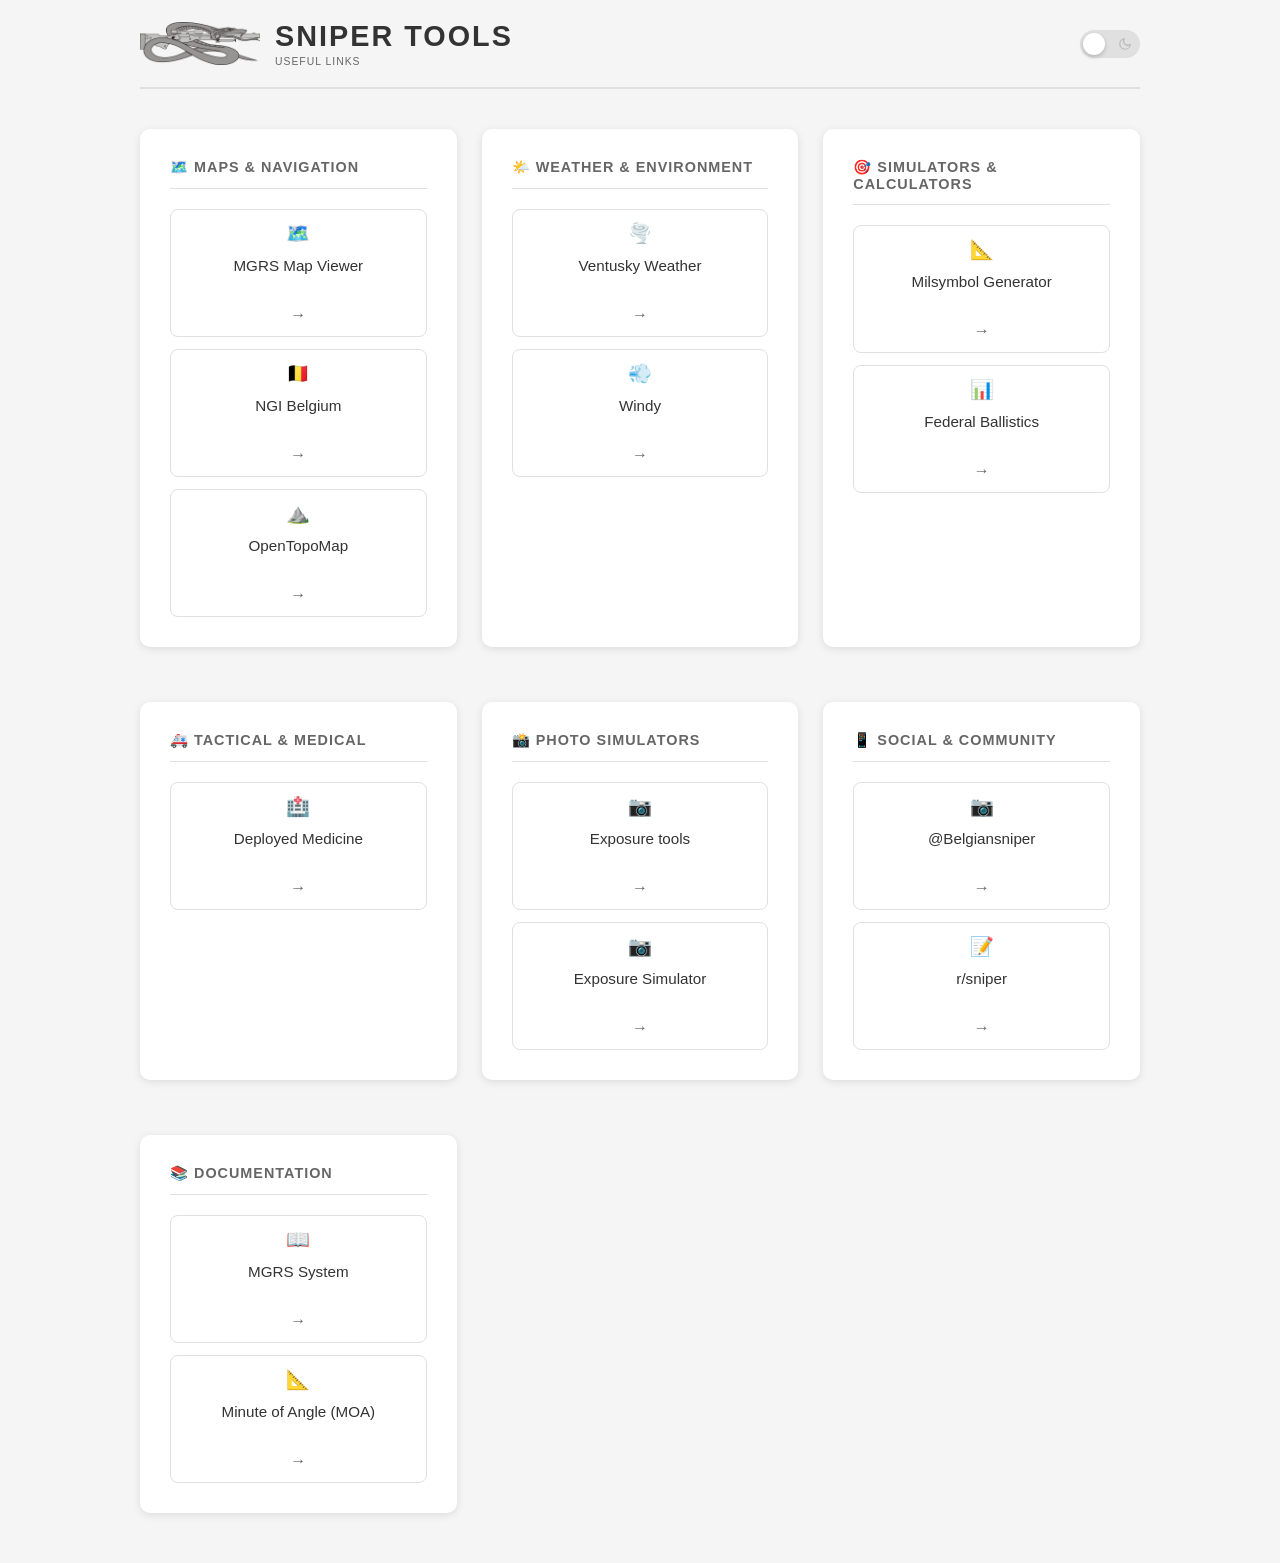
<file: usefull.html>
<!DOCTYPE html>
<html lang="en">
<head>
    <meta charset="UTF-8">
    <meta name="viewport" content="width=device-width, initial-scale=1.0">
    <title>Sniper Tools - Useful Links</title>
    <link rel="stylesheet" href="styles.css">
    <link rel="apple-touch-icon" href="icon.png">
    <link rel="icon" type="image/png" href="icon.png">
    <link rel="manifest" href="manifest.json">
    <meta name="apple-mobile-web-app-capable" content="yes">
    <meta name="apple-mobile-web-app-status-bar-style" content="black-translucent">
    <meta name="apple-mobile-web-app-title" content="Sniper Tools">
    <style>
        /* Useful Links specific styles */
        
        .links-container {
            display: grid;
            grid-template-columns: repeat(auto-fit, minmax(300px, 1fr));
            gap: 25px;
        }
        
        .link-category {
            background-color: var(--bg-color);
            border: 2px solid var(--border);
            border-radius: 10px;
            padding: 25px;
        }
        
        .category-title {
            font-size: 0.9rem;
            color: var(--text-secondary);
            text-transform: uppercase;
            letter-spacing: 1px;
            font-weight: 600;
            margin-bottom: 20px;
            padding-bottom: 12px;
            border-bottom: 1px solid var(--border);
        }
        
        .link-list {
            display: flex;
            flex-direction: column;
            gap: 12px;
        }
        
        .link-item {
            display: flex;
            align-items: center;
            gap: 12px;
            padding: 12px 15px;
            background-color: var(--bg-secondary);
            border: 1px solid var(--border);
            border-radius: 8px;
            text-decoration: none;
            color: var(--text-primary);
            transition: all 0.3s ease;
        }
        
        .link-item:hover {
            border-color: var(--text-primary);
            transform: translateX(5px);
        }
        
        .link-icon {
            font-size: 1.2rem;
            width: 24px;
            text-align: center;
        }
        
        .link-text {
            flex: 1;
            font-size: 0.95rem;
            font-weight: 500;
        }
        
        .link-arrow {
            color: var(--text-secondary);
            font-size: 1rem;
            transition: color 0.3s ease;
        }
        
        .link-item:hover .link-arrow {
            color: var(--text-primary);
        }
        
        /* Mobile responsive */
        @media (max-width: 768px) {
            .links-container {
                grid-template-columns: 1fr;
                gap: 20px;
            }
            
            .link-category {
                padding: 20px;
            }
        }
        
        @media (max-width: 480px) {
            .link-item {
                padding: 10px 12px;
            }
            
            .link-text {
                font-size: 0.9rem;
            }
        }
    </style>
</head>
<body>
    <div class="container">
        <header>
            <div class="logo-title">
                <a href="index.html" aria-label="Back to home">
                    <img src="logo.png" alt="Logo" class="logo">
                </a>
                <div>
                    <h1>Sniper Tools</h1>
                    <div class="subtitle">Useful Links</div>
                </div>
            </div>
            <div class="theme-toggle">
                <button class="toggle-btn" id="themeToggle" data-active="false" aria-label="Toggle dark mode"><span class="slider"></span></button>
            </div>
        </header>

        <div class="links-container">
            <!-- Maps & Navigation -->
            <div class="card">
                <div class="category-title">🗺️ Maps & Navigation</div>
                <div class="link-list">
                    <a href="https://mappingsupport.com/p2/gissurfer.php?center=31UGR01999654&zoom=13&scale=meters&basemap=Open_Topo_Map" target="_blank" rel="noopener noreferrer" class="link-item">
                        <span class="link-icon">🗺️</span>
                        <span class="link-text">MGRS Map Viewer</span>
                        <span class="link-arrow">→</span>
                    </a>
                    <a href="https://topomapviewer.ngi.be/?l=fr&baselayer=crossborder.topo&x=659804.50&y=623070.50&zoom=1" target="_blank" rel="noopener noreferrer" class="link-item">
                        <span class="link-icon">🇧🇪</span>
                        <span class="link-text">NGI Belgium</span>
                        <span class="link-arrow">→</span>
                    </a>
                    <a href="https://opentopomap.org/" target="_blank" rel="noopener noreferrer" class="link-item">
                        <span class="link-icon">⛰️</span>
                        <span class="link-text">OpenTopoMap</span>
                        <span class="link-arrow">→</span>
                    </a>
                </div>
            </div>

            <!-- Weather & Environment -->
            <div class="card">
                <div class="category-title">🌤️ Weather & Environment</div>
                <div class="link-list">
                    <a href="https://www.ventusky.com/" target="_blank" rel="noopener noreferrer" class="link-item">
                        <span class="link-icon">🌪️</span>
                        <span class="link-text">Ventusky Weather</span>
                        <span class="link-arrow">→</span>
                    </a>
                    <a href="https://www.windy.com/" target="_blank" rel="noopener noreferrer" class="link-item">
                        <span class="link-icon">💨</span>
                        <span class="link-text">Windy</span>
                        <span class="link-arrow">→</span>
                    </a>
                </div>
            </div>

            <!-- Ballistics & Calculators -->
            <div class="card">
                <div class="category-title">🎯 Simulators & Calculators</div>
                <div class="link-list">
                    <a href="https://spatialillusions.com/unitgenerator/" target="_blank" rel="noopener noreferrer" class="link-item">
                        <span class="link-icon">📐</span>
                        <span class="link-text">Milsymbol Generator</span>
                        <span class="link-arrow">→</span>
                    </a>
                    <a href="https://www.federalpremium.com/ballistics/" target="_blank" rel="noopener noreferrer" class="link-item">
                        <span class="link-icon">📊</span>
                        <span class="link-text">Federal Ballistics</span>
                        <span class="link-arrow">→</span>
                    </a>
                </div>
            </div>

            <!-- Tactical & Medical -->
            <div class="card">
                <div class="category-title">🚑 Tactical & Medical</div>
                <div class="link-list">
                    <a href="https://deployedmedicine.com" target="_blank" rel="noopener noreferrer" class="link-item">
                        <span class="link-icon">🏥</span>
                        <span class="link-text">Deployed Medicine</span>
                        <span class="link-arrow">→</span>
                    </a>
                </div>
            </div>

            <!-- Photos simulators -->
            <div class="card">
                <div class="category-title">📸 Photo Simulators</div>
                <div class="link-list">
                    <a href="https://exposure.tools/" target="_blank" rel="noopener noreferrer" class="link-item">
                        <span class="link-icon">📷</span>
                        <span class="link-text">Exposure tools</span>
                        <span class="link-arrow">→</span>
                    </a>
                    <a href="http://www.andersenimages.com/tutorials/exposure-simulator/" target="_blank" rel="noopener noreferrer" class="link-item">
                        <span class="link-icon">📷</span>
                        <span class="link-text">Exposure Simulator</span>
                        <span class="link-arrow">→</span>
                    </a>
                </div>
            </div>

            <!-- Social & Community -->
            <div class="card">
                <div class="category-title">📱 Social & Community</div>
                <div class="link-list">
                    <a href="https://www.instagram.com/Belgiansniper" target="_blank" rel="noopener noreferrer" class="link-item">
                        <span class="link-icon">📷</span>
                        <span class="link-text">@Belgiansniper</span>
                        <span class="link-arrow">→</span>
                    </a>
                    <a href="https://www.reddit.com/r/sniper/" target="_blank" rel="noopener noreferrer" class="link-item">
                        <span class="link-icon">📝</span>
                        <span class="link-text">r/sniper</span>
                        <span class="link-arrow">→</span>
                    </a>
                </div>
            </div>

            <!-- Documentation -->
            <div class="card">
                <div class="category-title">📚 Documentation</div>
                <div class="link-list">
                    <a href="https://en.wikipedia.org/wiki/Military_Grid_Reference_System" target="_blank" rel="noopener noreferrer" class="link-item">
                        <span class="link-icon">📖</span>
                        <span class="link-text">MGRS System</span>
                        <span class="link-arrow">→</span>
                    </a>
                    <a href="https://en.wikipedia.org/wiki/Minute_and_second_of_arc" target="_blank" rel="noopener noreferrer" class="link-item">
                        <span class="link-icon">📐</span>
                        <span class="link-text">Minute of Angle (MOA)</span>
                        <span class="link-arrow">→</span>
                    </a>
                </div>
            </div>
        </div>
    </div>

    <script>
        // Theme toggle
        const themeToggle = document.getElementById('themeToggle');
        const html = document.documentElement;

        function loadTheme() {
            const savedTheme = localStorage.getItem('sniperTheme');
            if (savedTheme === 'dark') {
                html.setAttribute('data-theme', 'dark');
                themeToggle.setAttribute('data-active', 'true');
            }
        }

        function toggleTheme() {
            const isDark = html.getAttribute('data-theme') === 'dark';
            if (isDark) {
                html.removeAttribute('data-theme');
                themeToggle.setAttribute('data-active', 'false');
                localStorage.setItem('sniperTheme', 'light');
            } else {
                html.setAttribute('data-theme', 'dark');
                themeToggle.setAttribute('data-active', 'true');
                localStorage.setItem('sniperTheme', 'dark');
            }
        }

        themeToggle.addEventListener('click', toggleTheme);
        loadTheme();
    </script>
</body>
</html>
</file>
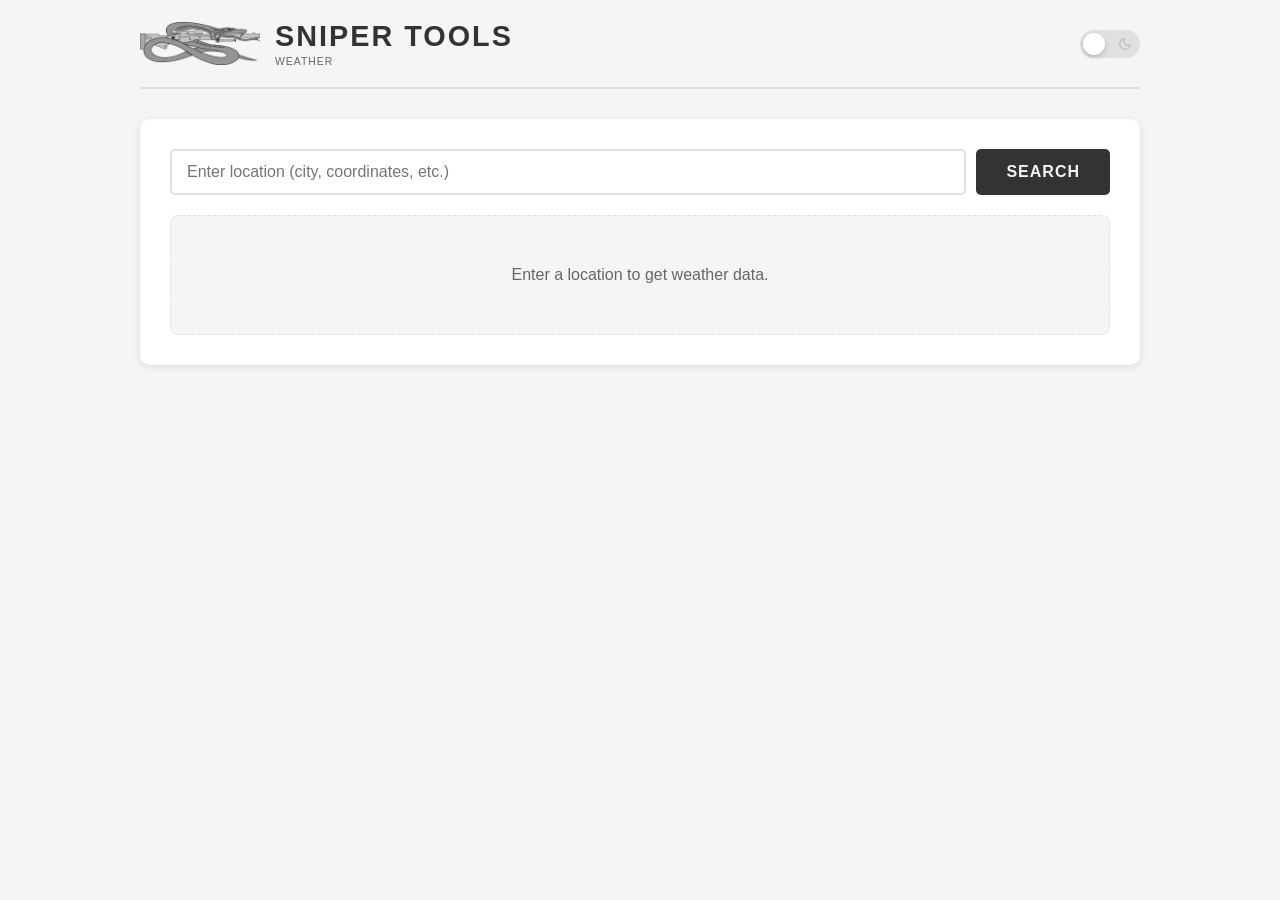
<file: weather.html>
<!DOCTYPE html>
<html lang="en">
<head>
    <meta charset="UTF-8">
    <meta name="viewport" content="width=device-width, initial-scale=1.0">
    <title>Sniper Tools - Weather</title>
    <link rel="stylesheet" href="styles.css">
    <link rel="apple-touch-icon" href="icon.png">
    <link rel="icon" type="image/png" href="icon.png">
    <link rel="manifest" href="manifest.json">
    <meta name="apple-mobile-web-app-capable" content="yes">
    <meta name="apple-mobile-web-app-status-bar-style" content="black-translucent">
    <meta name="apple-mobile-web-app-title" content="Sniper Tools">
    <style>
        .weather-search {
            display: flex;
            gap: 10px;
            margin-bottom: 20px;
        }
        .weather-search input {
            flex: 1;
        }
        
        .weather-loading {
            text-align: center;
            padding: 40px;
            color: var(--text-primary);
        }
        .weather-error {
            color: #e74c3c;
            padding: 15px;
            background-color: rgba(231, 76, 60, 0.1);
            border-radius: 8px;
            text-align: center;
        }
        
        /* Weather Cards - Desktop Layout */
        .weather-cards {
            display: grid;
            grid-template-columns: repeat(4, 1fr);
            gap: 15px;
        }
        
        .weather-card {
            background-color: var(--bg-color);
            border: 1px solid var(--border);
            border-radius: 8px;
            padding: 15px;
            transition: border-color 0.2s;
        }
        .weather-card:hover {
            border-color: var(--text-primary);
        }
        
        /* Grid placement classes */
        .card-location { grid-column: span 2; }
        .card-current { grid-column: span 2; }
        .card-temp { grid-column: span 1; }
        .card-wind { grid-column: span 1; }
        .card-pressure { grid-column: span 1; }
        .card-humidity { grid-column: span 1; }
        .card-uv { grid-column: span 1; }
        .card-precip { grid-column: span 1; }
        .card-moon { grid-column: span 1; }
        .card-sun { grid-column: span 1; }
        
        .weather-card-title {
            font-size: 0.75rem;
            text-transform: uppercase;
            letter-spacing: 1px;
            color: var(--text-secondary);
            margin-bottom: 12px;
            padding-bottom: 8px;
            border-bottom: 1px solid var(--border);
            text-align: center;
        }
        
        .weather-card-content {
            display: flex;
            flex-direction: column;
            justify-content: center;
            align-items: center;
            gap: 8px;
            min-height: 80px;
        }
        
        /* Sun & Twilight: left-aligned labels, right-aligned values */
        .card-sun .weather-card-content {
            justify-content: flex-start;
            align-items: stretch;
        }
        
        /* Temperature: stretch content so Feels Like row can space between */
        .card-temp .weather-card-content {
            align-items: stretch;
            width: 100%;
        }
        .card-temp .weather-row {
            justify-content: space-between;
            width: 100%;
        }
        
        .weather-row {
            display: flex;
            justify-content: space-between;
            align-items: center;
            font-size: 0.85rem;
        }
        
        .weather-label {
            color: var(--text-secondary);
        }
        
        .weather-value {
            color: var(--text-primary);
            font-weight: 600;
            font-family: var(--font-mono);
        }
        
        .weather-big {
            font-size: 1.8rem;
            font-weight: 700;
            color: var(--text-primary);
            text-align: center;
            margin: 5px 0;
        }
        
        .weather-secondary {
            text-align: center;
            color: var(--text-secondary);
            font-size: 0.9rem;
            font-family: var(--font-mono);
        }
        
        /* Current Conditions */
        .card-current {
            text-align: center;
            display: flex;
            flex-direction: column;
            justify-content: center;
        }
        .card-current .weather-card-content {
            flex: 1;
            display: flex;
            align-items: center;
            justify-content: center;
        }
        .weather-condition {
            display: flex;
            align-items: center;
            justify-content: center;
            gap: 15px;
        }
        .weather-icon {
            font-size: 3rem;
        }
        .weather-text {
            font-size: 1.1rem;
            color: var(--text-primary);
        }
        
        /* Location */
        .card-location {
            text-align: center;
            display: flex;
            flex-direction: column;
            justify-content: center;
        }
        .card-location .weather-card-title {
            display: none;
        }
        .card-location .weather-card-content {
            flex: 1;
            display: flex;
            flex-direction: column;
            align-items: center;
            justify-content: center;
            gap: 5px;
        }
        .location-name {
            font-size: 1.4rem;
            font-weight: 700;
            color: var(--text-primary);
            text-transform: uppercase;
            letter-spacing: 2px;
        }
        .location-time {
            font-size: 0.85rem;
            color: var(--text-secondary);
            font-family: var(--font-mono);
        }
        
        /* Empty state */
        .weather-empty {
            text-align: center;
            padding: 50px 20px;
            color: var(--text-secondary);
            background-color: var(--bg-color);
            border-radius: 8px;
            border: 1px dashed var(--border);
        }
        
        /* UV colors */
        .uv-low { color: #27ae60; }
        .uv-moderate { color: #f1c40f; }
        .uv-high { color: #e67e22; }
        .uv-very-high { color: #e74c3c; }
        
        /* Tablet: 768px-1023px */
        @media (max-width: 1023px) and (min-width: 768px) {
            .weather-cards {
                grid-template-columns: repeat(3, 1fr);
            }
            .card-location { grid-column: span 3; }
            .card-current { grid-column: span 1; }
            .card-temp { grid-column: span 1; }
            .card-wind { grid-column: span 1; }
            .card-pressure { grid-column: span 1; }
            .card-humidity { grid-column: span 1; }
            .card-uv { grid-column: span 1; }
            .card-precip { grid-column: span 1; }
            .card-moon { grid-column: span 1; }
            .card-sun { grid-column: span 1; }
        }
        
        /* Mobile: <768px - 2 columns layout */
        @media (max-width: 767px) {
            .weather-cards {
                grid-template-columns: repeat(2, 1fr);
            }
            .card-location { grid-column: span 2; }
            .card-current { grid-column: span 2; }
            .card-temp { grid-column: span 1; }
            .card-wind { grid-column: span 1; }
            .card-pressure { grid-column: span 1; }
            .card-humidity { grid-column: span 1; }
            .card-uv { grid-column: span 1; }
            .card-precip { grid-column: span 1; }
            .card-moon { grid-column: span 1; }
            .card-sun { grid-column: span 1; }
        }
        
        /* Very small mobile: <480px - stack all */
        @media (max-width: 480px) {
            .weather-cards {
                grid-template-columns: 1fr;
            }
            .card-location { grid-column: span 1; }
            .card-current { grid-column: span 1; }
            .card-temp { grid-column: span 1; }
            .card-wind { grid-column: span 1; }
            .card-pressure { grid-column: span 1; }
            .card-humidity { grid-column: span 1; }
            .card-uv { grid-column: span 1; }
            .card-precip { grid-column: span 1; }
            .card-moon { grid-column: span 1; }
            .card-sun { grid-column: span 1; }
        }
    </style>
</head>
<body>
    <div class="container">
        <header>
            <div class="logo-title">
                <a href="index.html" aria-label="Back to home">
                    <img src="logo.png" alt="Logo" class="logo">
                </a>
                <div>
                    <h1>Sniper Tools</h1>
                    <div class="subtitle">Weather</div>
                </div>
            </div>
            <div class="theme-toggle">
                <button class="toggle-btn" id="themeToggle" data-active="false" aria-label="Toggle dark mode"><span class="slider"></span></button>
            </div>
        </header>

        <div class="card">
            <div class="weather-search">
                <input type="text" id="city" class="form-input" placeholder="Enter location (city, coordinates, etc.)">
                <button class="btn" onclick="searchWeather()">Search</button>
            </div>

            <div id="result"></div>
        </div>
    </div>

    <script>
        const themeToggle = document.getElementById('themeToggle');
        const html = document.documentElement;

        function loadTheme() {
            const savedTheme = localStorage.getItem('sniperTheme');
            if (savedTheme === 'dark') {
                html.setAttribute('data-theme', 'dark');
                themeToggle.setAttribute('data-active', 'true');
            }
        }

        function toggleTheme() {
            const isDark = html.getAttribute('data-theme') === 'dark';
            if (isDark) {
                html.removeAttribute('data-theme');
                themeToggle.setAttribute('data-active', 'false');
                localStorage.setItem('sniperTheme', 'light');
            } else {
                html.setAttribute('data-theme', 'dark');
                themeToggle.setAttribute('data-active', 'true');
                localStorage.setItem('sniperTheme', 'dark');
            }
        }

        themeToggle.addEventListener('click', toggleTheme);

        function parseWeatherData(data) {
            const parts = data.trim().split('|');
            
            const windRaw = parts[5] || '';
            const windMatch = windRaw.match(/^([←→↑↓↙↘↗↖]+)?(\d+)(km\/h|mph)$/);
            let windKmh = '', windMs = '', windDir = '';
            if (windMatch) {
                windDir = windMatch[1] || '';
                const speed = parseInt(windMatch[2]);
                const unit = windMatch[3];
                if (unit === 'km/h') {
                    windKmh = speed;
                    windMs = (speed / 3.6).toFixed(1);
                } else {
                    windKmh = (speed * 1.609).toFixed(0);
                    windMs = (speed * 1.609 / 3.6).toFixed(1);
                }
            }
            
            const uv = parseInt(parts[11]) || 0;
            let uvClass = 'uv-low';
            let uvText = 'Low';
            if (uv > 7) { uvClass = 'uv-very-high'; uvText = 'Very High'; }
            else if (uv > 5) { uvClass = 'uv-high'; uvText = 'High'; }
            else if (uv > 2) { uvClass = 'uv-moderate'; uvText = 'Moderate'; }
            
            // Format: %c|%C|%h|%t|%f|%w|%l|%m|%M|%p|%P|%u|%D|%s|%z|%S|%d|%T|%Z
            // Indices:  0  1  2  3  4  5  6  7  8  9  10 11 12 13 14 15 16 17 18
            
            // Calculate daylight duration from sunrise and sunset
            function calculateDaylight(sunrise, sunset) {
                if (!sunrise || !sunset) return '';
                try {
                    const [h1, m1, s1] = sunrise.split(':').map(Number);
                    const [h2, m2, s2] = sunset.split(':').map(Number);
                    let minutes1 = h1 * 60 + m1;
                    let minutes2 = h2 * 60 + m2;
                    // Ensure sunrise is before sunset
                    if (minutes2 < minutes1) {
                        [minutes1, minutes2] = [minutes2, minutes1];
                    }
                    const diff = minutes2 - minutes1;
                    const hours = Math.floor(diff / 60);
                    const mins = diff % 60;
                    return `${hours}h ${mins}m`;
                } catch (e) {
                    return '';
                }
            }
            
            // Parse times - NOTE: wttr.in returns sunrise and sunset swapped in the output
            // %s should be sunrise but it returns evening time, %S should be sunset but returns morning time
            let sunrise = parts[15] || ''; // Using Sunset index for Sunrise (corrected)
            let sunset = parts[13] || ''; // Using Sunrise index for Sunset (corrected)
            
            // Fallback: detect by time value (sunrise should be AM, sunset should be PM)
            try {
                const sunriseMatch = sunrise.match(/(\d+):(\d+)/);
                const sunsetMatch = sunset.match(/(\d+):(\d+)/);
                if (sunriseMatch && sunsetMatch) {
                    const sunriseHour = parseInt(sunriseMatch[1]);
                    const sunsetHour = parseInt(sunsetMatch[1]);
                    // If sunrise hour is afternoon (>12), it's actually sunset
                    if (sunriseHour > 12) {
                        [sunrise, sunset] = [sunset, sunrise];
                    }
                }
            } catch (e) {
                // Keep values if parsing fails
            }
            
            return {
                conditionIcon: parts[0] || '',
                conditionText: parts[1] || '',
                humidity: parts[2] || '',
                temperature: parts[3] || '',
                feelsLike: parts[4] || '',
                windKmh: windKmh,
                windMs: windMs,
                windDir: windDir,
                location: parts[6] || '',
                moonPhase: parts[7] || '',
                moonDay: parts[8] || '',
                precipitation: parts[9] || '',
                pressure: parts[10] || '',
                uvIndex: parts[11] || '',
                uvClass: uvClass,
                uvText: uvText,
                dawn: parts[12] || '',
                sunrise: sunrise,
                zenith: parts[14] || '',
                sunset: sunset,
                dusk: parts[16] || '',
                daylightDuration: calculateDaylight(sunrise, sunset),
                localTime: parts[17] || '',
                timezone: parts[18] || ''
            };
        }

        function displayWeather(data) {
            const p = parseWeatherData(data);
            
            return `
                <div class="weather-cards">
                    <div class="weather-card card-location">
                        <div class="weather-card-content">
                            <div class="location-name">${p.location}</div>
                            <div class="location-time">Time zone : ${p.timezone}</div>
                            <div class="location-time">Local time : ${p.localTime}</div>
                        </div>
                    </div>
                    
                    <div class="weather-card card-current">
                        <div class="weather-card-title">Current Conditions</div>
                        <div class="weather-card-content">
                            <div class="weather-condition">
                                <span class="weather-icon">${p.conditionIcon}</span>
                                <span class="weather-text">${p.conditionText}</span>
                            </div>
                        </div>
                    </div>
                    
                    <div class="weather-card card-temp">
                        <div class="weather-card-title">Temperature</div>
                        <div class="weather-card-content">
                            <div class="weather-big">${p.temperature}</div>
                            <div class="weather-row">
                                <span class="weather-label">Feels Like</span>
                                <span class="weather-value">${p.feelsLike}</span>
                            </div>
                        </div>
                    </div>
                    
                    <div class="weather-card card-wind">
                        <div class="weather-card-title">Wind</div>
                        <div class="weather-card-content">
                            <div class="weather-big">${p.windDir} ${p.windKmh}km/h</div>
                            <div class="weather-secondary">${p.windMs} m/s</div>
                        </div>
                    </div>
                    
                    <div class="weather-card card-pressure">
                        <div class="weather-card-title">Pressure</div>
                        <div class="weather-card-content">
                            <div class="weather-big">${p.pressure}</div>
                        </div>
                    </div>
                    
                    <div class="weather-card card-humidity">
                        <div class="weather-card-title">Humidity</div>
                        <div class="weather-card-content">
                            <div class="weather-big">${p.humidity}</div>
                        </div>
                    </div>
                    
                    <div class="weather-card card-uv">
                        <div class="weather-card-title">UV Index</div>
                        <div class="weather-card-content">
                            <div class="weather-big ${p.uvClass}">${p.uvIndex}</div>
                            <div class="weather-secondary ${p.uvClass}">${p.uvText}</div>
                        </div>
                    </div>
                    
                    <div class="weather-card card-precip">
                        <div class="weather-card-title">Precipitation</div>
                        <div class="weather-card-content">
                            <div class="weather-big">${p.precipitation}</div>
                        </div>
                    </div>
                    
                    <div class="weather-card card-moon">
                        <div class="weather-card-title">Moon Phase</div>
                        <div class="weather-card-content">
                            <div class="weather-big" style="font-size: 2.5rem;">${p.moonPhase}</div>
                            <div class="weather-secondary">Day ${p.moonDay}</div>
                        </div>
                    </div>
                    
                    <div class="weather-card card-sun">
                        <div class="weather-card-title">Sun & Twilight</div>
                        <div class="weather-card-content">
                            <div class="weather-row">
                                <span class="weather-label">Dawn</span>
                                <span class="weather-value">${p.dawn}</span>
                            </div>
                            <div class="weather-row">
                                <span class="weather-label">Sunrise</span>
                                <span class="weather-value">${p.sunrise}</span>
                            </div>
                            <div class="weather-row">
                                <span class="weather-label">Zenith</span>
                                <span class="weather-value">${p.zenith}</span>
                            </div>
                            <div class="weather-row">
                                <span class="weather-label">Sunset</span>
                                <span class="weather-value">${p.sunset}</span>
                            </div>
                            <div class="weather-row">
                                <span class="weather-label">Dusk</span>
                                <span class="weather-value">${p.dusk}</span>
                            </div>
                            <div class="weather-row" style="margin-top: 5px; padding-top: 8px; border-top: 1px solid var(--border);">
                                <span class="weather-label">Daylight</span>
                                <span class="weather-value">${p.daylightDuration}</span>
                            </div>
                        </div>
                    </div>
                </div>
            `;
        }

        function searchWeather() {
            const city = document.getElementById("city").value;
            const resultDiv = document.getElementById("result");
            
            if (!city.trim()) {
                resultDiv.innerHTML = '<div class="weather-error">Please enter a location.</div>';
                return;
            }
            
            resultDiv.innerHTML = '<div class="weather-loading">Loading...</div>';
            
            const format = "%c|%C|%h|%t|%f|%w|%l|%m|%M|%p|%P|%u|%D|%s|%z|%S|%d|%T|%Z";
            const url = "https://wttr.in/" + encodeURIComponent(city) + "?format=" + format + "&lang=en";
            
            fetch(url)
                .then(response => {
                    if (!response.ok) throw new Error("Weather data unavailable");
                    return response.text();
                })
                .then(data => {
                    if (data.includes("Unknown") || data.includes("Sorry")) {
                        throw new Error("Location not found");
                    }
                    resultDiv.innerHTML = displayWeather(data);
                })
                .catch(error => {
                    resultDiv.innerHTML = '<div class="weather-error">' + error.message + '</div>';
                });
        }

        document.getElementById("city").addEventListener("keypress", function(event) {
            if (event.key === "Enter") searchWeather();
        });

        document.getElementById("result").innerHTML = '<div class="weather-empty">Enter a location to get weather data.</div>';

        loadTheme();
    </script>
</body>
</html>
</file>
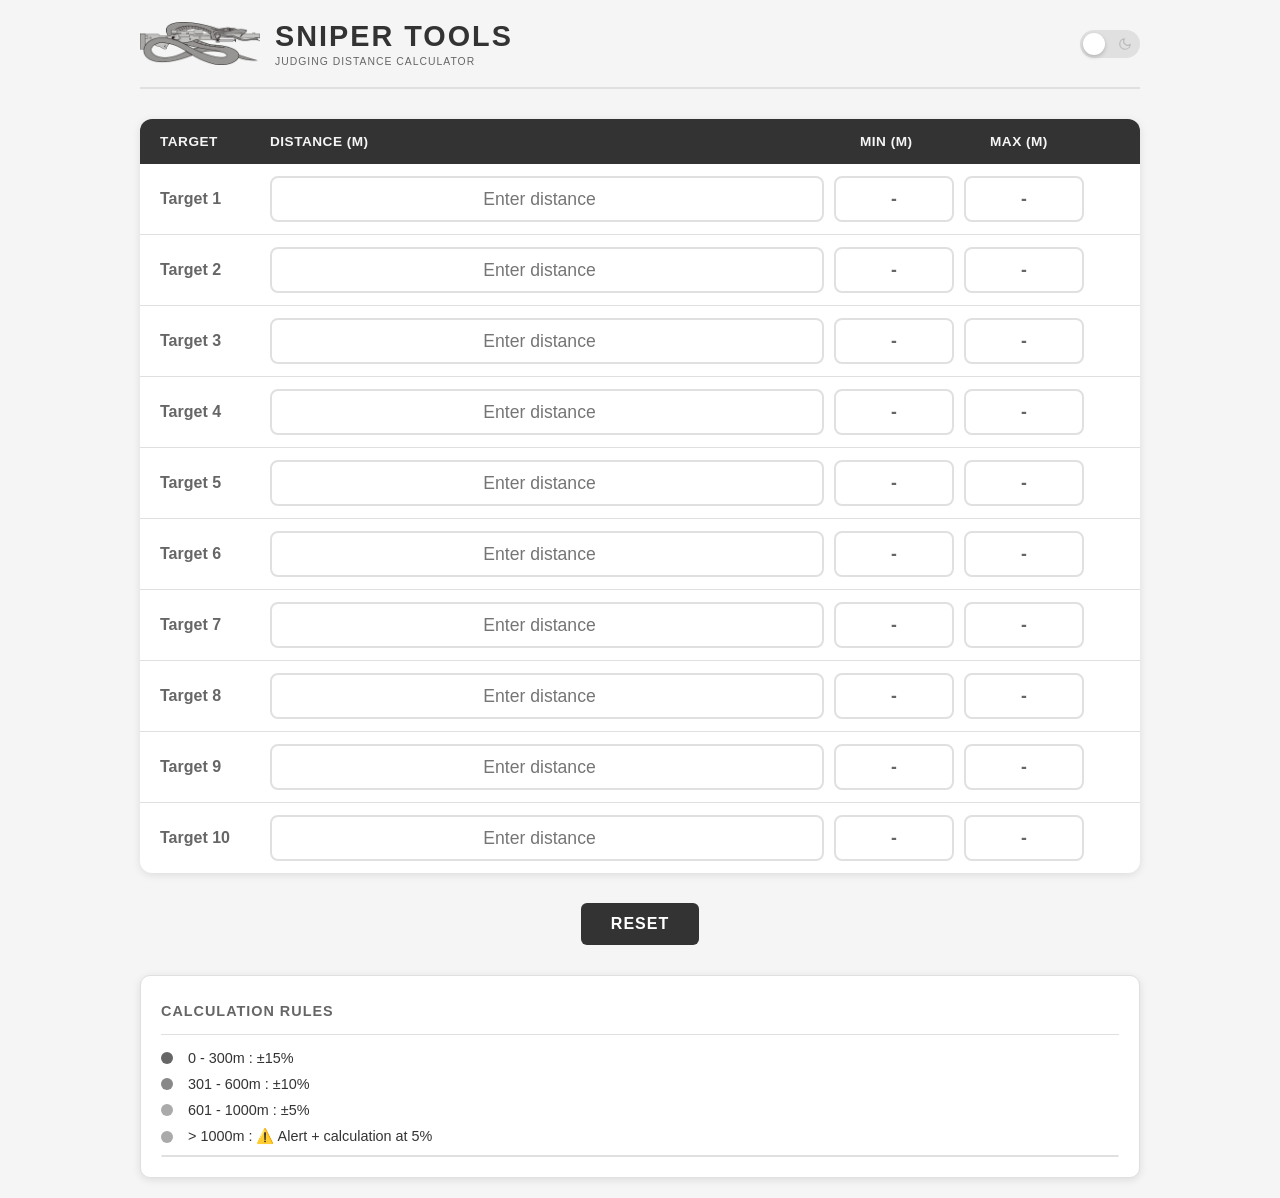
<file: jd/jd_ballistic.html>
<!DOCTYPE html>
<html lang="en">
<head>
    <meta charset="UTF-8">
    <meta name="viewport" content="width=device-width, initial-scale=1.0">
    <title>Sniper Tools - Judging Distance Calculator</title>
    <link rel="stylesheet" href="../styles.css">
    <style>
        .targets-table {
            width: 100%;
            background-color: var(--bg-secondary);
            border-radius: 12px;
            box-shadow: var(--shadow);
            overflow: hidden;
        }

        .table-header {
            display: grid;
            grid-template-columns: 100px 1fr 120px 120px auto;
            gap: 10px;
            padding: 15px 20px;
            background-color: var(--text-primary);
            color: var(--bg-color);
            font-weight: 600;
            font-size: 0.85rem;
            text-transform: uppercase;
            letter-spacing: 0.5px;
        }

        .table-row {
            display: grid;
            grid-template-columns: 100px 1fr 120px 120px auto;
            gap: 10px;
            padding: 12px 20px;
            border-bottom: 1px solid var(--border);
            align-items: center;
            transition: background-color 0.2s ease;
        }

        .table-row:last-child {
            border-bottom: none;
        }

        .table-row:hover {
            background-color: var(--bg-secondary);
        }

        .table-row.alert {
            background-color: rgba(230, 126, 34, 0.1);
        }

        .table-row.alert:hover {
            background-color: rgba(230, 126, 34, 0.15);
        }

        .cell-target {
            font-weight: 700;
            color: var(--text-secondary);
        }

        .cell-input input {
            width: 100%;
            height: 46px;
            padding: 0 12px;
            border: 2px solid var(--border);
            border-radius: 8px;
            background-color: var(--bg-secondary);
            color: var(--text-primary);
            font-size: 1.1rem;
            text-align: center;
            transition: border-color 0.3s ease, box-shadow 0.3s ease;
        }

        .cell-input input:focus {
            outline: none;
            border-color: var(--text-primary);
            box-shadow: 0 0 0 3px rgba(44, 62, 80, 0.1);
        }

        [data-theme="dark"] .cell-input input:focus {
            box-shadow: 0 0 0 3px rgba(128, 128, 128, 0.2);
        }

        .cell-min, .cell-max {
            text-align: center;
            height: 46px;
            padding: 0 12px;
            background-color: var(--bg-secondary);
            border: 2px solid var(--border);
            border-radius: 8px;
            font-weight: 700;
            font-size: 1.1rem;
            color: var(--text-primary);
            display: flex;
            align-items: center;
            justify-content: center;
        }

        .cell-min:empty::before, .cell-max:empty::before {
            content: '-';
            color: var(--text-secondary);
        }

        .cell-alert {
            display: flex;
            align-items: center;
            justify-content: center;
            color: var(--alert-color);
            font-size: 1.3rem;
            opacity: 0;
            transition: opacity 0.3s ease;
        }

        .table-row.alert .cell-alert {
            opacity: 1;
        }

        .reset-section {
            margin-top: 30px;
            text-align: center;
        }

        .reset-btn {
            background-color: var(--text-primary);
            color: white;
            border: none;
            padding: 12px 30px;
            border-radius: 6px;
            font-size: 1rem;
            font-weight: 600;
            cursor: pointer;
            transition: background-color 0.3s ease, transform 0.1s ease;
            text-transform: uppercase;
            letter-spacing: 1px;
        }

        .reset-btn:hover {
            background-color: var(--accent-hover);
        }

        .reset-btn:active {
            transform: scale(0.98);
        }

        .legend {
            margin-top: 30px;
            padding: 20px;
            background-color: var(--bg-secondary);
            border-radius: 10px;
            box-shadow: var(--shadow);
        }

        .legend-header {
            display: flex;
            justify-content: space-between;
            align-items: center;
            margin-bottom: 15px;
        }

        .legend h3 {
            font-size: 0.9rem;
            text-transform: uppercase;
            letter-spacing: 1px;
            color: var(--text-secondary);
        }

        .config-toggle {
            width: 24px;
            height: 24px;
            cursor: pointer;
            transition: transform 0.3s ease;
            fill: var(--text-secondary);
        }

        .config-toggle:hover {
            transform: rotate(90deg);
            fill: var(--text-primary);
        }

        .config-panel {
            max-height: 0;
            overflow: hidden;
            transition: max-height 0.3s ease, padding 0.3s ease;
            background-color: var(--bg-secondary);
            border-radius: 8px;
            margin-top: 0;
        }

        .config-panel.open {
            max-height: 600px;
            padding: 15px;
            margin-top: 15px;
        }

        .config-header {
            font-size: 0.85rem;
            font-weight: 600;
            color: var(--text-primary);
            margin-bottom: 12px;
            text-transform: uppercase;
            letter-spacing: 0.5px;
        }

        .config-row {
            display: flex;
            align-items: center;
            gap: 12px;
            margin-bottom: 12px;
            flex-wrap: nowrap;
        }

        .config-label {
            font-size: 0.8rem;
            color: var(--text-secondary);
            min-width: 60px;
            font-weight: 500;
        }

        .config-input {
            flex: 1;
            min-width: 80px;
            max-width: 140px;
            height: 40px;
            padding: 0 12px;
            border: 2px solid var(--border);
            border-radius: 6px;
            background-color: var(--bg-secondary);
            color: var(--text-primary);
            font-size: 1rem;
            text-align: center;
            transition: border-color 0.2s ease;
        }

        .config-input:focus {
            outline: none;
            border-color: var(--text-primary);
        }

        .config-input:disabled {
            background-color: var(--border);
            color: var(--text-secondary);
            cursor: not-allowed;
        }

        .config-input.percent {
            width: 60px;
        }

        .config-input::placeholder {
            color: var(--text-secondary);
            opacity: 0.5;
        }

        .config-delete {
            background: none;
            border: none;
            cursor: pointer;
            font-size: 1.1rem;
            padding: 4px 8px;
            border-radius: 4px;
            transition: background-color 0.2s ease;
            opacity: 0.6;
        }

        .config-delete:hover {
            background-color: rgba(231, 76, 60, 0.2);
            opacity: 1;
        }

        .config-delete:disabled {
            opacity: 0.2;
            cursor: not-allowed;
        }

        .config-add-btn, .config-reset-btn {
            margin-top: 12px;
            padding: 8px 16px;
            border: 2px solid var(--text-primary);
            border-radius: 6px;
            background-color: transparent;
            color: var(--text-primary);
            font-size: 0.85rem;
            font-weight: 600;
            cursor: pointer;
            transition: all 0.2s ease;
        }

        .config-add-btn:hover, .config-reset-btn:hover {
            background-color: var(--text-primary);
            color: var(--bg-color);
        }

        .config-add-btn:disabled {
            opacity: 0.4;
            cursor: not-allowed;
        }

        .config-reset-btn {
            margin-left: 10px;
        }

        .config-actions {
            display: flex;
            gap: 10px;
            flex-wrap: wrap;
        }

        .legend-item {
            display: flex;
            align-items: center;
            gap: 15px;
            margin-bottom: 10px;
            font-size: 0.9rem;
        }

        .legend-dot {
            width: 12px;
            height: 12px;
            border-radius: 50%;
        }

        .legend-dot.range1 { background-color: #666666; }
        .legend-dot.range2 { background-color: #888888; }
        .legend-dot.range3 { background-color: #aaaaaa; }

        @media (max-width: 768px) {
            .table-header {
                display: none;
            }

            .table-row {
                display: grid;
                grid-template-columns: 1fr 1fr;
                grid-template-rows: auto auto auto;
                gap: 10px;
                padding: 15px;
            }

            .cell-target {
                grid-column: 1 / -1;
                text-align: center;
                font-size: 1.1rem;
                padding-bottom: 5px;
                border-bottom: 1px solid var(--border);
            }

            .cell-input {
                grid-column: 1 / -1;
            }

            .cell-min {
                grid-column: 1;
                position: relative;
            }

            .cell-max {
                grid-column: 2;
                position: relative;
            }

            .cell-min::before {
                content: 'MIN';
                position: absolute;
                top: -8px;
                left: 50%;
                transform: translateX(-50%);
                background-color: var(--bg-secondary);
                padding: 0 8px;
                font-size: 0.65rem;
                color: var(--text-secondary);
                font-weight: 600;
            }

            .cell-max::before {
                content: 'MAX';
                position: absolute;
                top: -8px;
                left: 50%;
                transform: translateX(-50%);
                background-color: var(--bg-secondary);
                padding: 0 8px;
                font-size: 0.65rem;
                color: var(--text-secondary);
                font-weight: 600;
            }

            .cell-alert {
                grid-column: 1 / -1;
                font-size: 1rem;
            }

            .table-row.alert .cell-alert::after {
                content: ' > 1000m';
                font-size: 0.85rem;
                margin-left: 5px;
            }
        }

        @media (max-width: 480px) {
            body {
                padding: 15px;
            }

            .logo {
                transform: scale(1);
            }

            .logo-title {
                gap: 10px;
            }

            .targets-table {
                border-radius: 8px;
            }
        }
    </style>
</head>
<body>
    <div class="container">
        <header>
            <div class="logo-title">
                <a href="../index.html" aria-label="Back to home">
                    <img src="../logo.png" alt="Logo" class="logo">
                </a>
                <div>
                    <h1>Sniper Tools</h1>
                    <div class="subtitle">Judging Distance Calculator</div>
                </div>
            </div>
            <div class="theme-toggle">
                <button class="toggle-btn" id="themeToggle" data-active="false" aria-label="Toggle dark mode"><span class="slider"></span></button>
            </div>
        </header>

        <div class="targets-table">
            <div class="table-header">
                <div>Target</div>
                <div>Distance (m)</div>
                <div>Min (m)</div>
                <div>Max (m)</div>
                <div></div>
            </div>
            <div id="tableBody">
                <!-- Les 10 lignes seront générées par JavaScript -->
            </div>
        </div>

        <div class="reset-section">
            <button class="reset-btn" id="resetBtn">Reset</button>
        </div>

        <div class="legend">
            <div class="legend-header">
                <h3>Calculation rules</h3>
                <svg class="config-toggle" id="configToggle" viewBox="0 0 24 24" xmlns="http://www.w3.org/2000/svg" aria-label="Configure calculation ranges">
                    <path d="M12 15.5A3.5 3.5 0 0 1 8.5 12 3.5 3.5 0 0 1 12 8.5a3.5 3.5 0 0 1 3.5 3.5 3.5 3.5 0 0 1-3.5 3.5m7.43-2.53c.04-.32.07-.64.07-.97 0-.33-.03-.66-.07-1l2.11-1.63c.19-.15.24-.42.12-.64l-2-3.46c-.12-.22-.39-.3-.61-.22l-2.49 1c-.52-.4-1.08-.73-1.69-.98l-.38-2.65A.488.488 0 0 0 14 2h-4c-.25 0-.46.18-.5.42l-.38 2.65c-.61.25-1.17.59-1.69.98l-2.49-1c-.23-.09-.49 0-.61.22l-2 3.46c-.13.22-.07.49.12.64l2.11 1.63c-.04.34-.07.67-.07 1 0 .33.03.66.07.97l-2.11 1.63c-.19.15-.24.42-.12.64l2 3.46c.12.22.39.3.61.22l2.49-1.01c.52.4 1.08.73 1.69.98l.38 2.65c.04.24.25.42.5.42h4c.25 0 .46-.18.5-.42l.38-2.65c.61-.25 1.17-.59 1.69-.98l2.49 1.01c.22.08.49 0 .61-.22l2-3.46c.12-.22.07-.49-.12-.64l-2.11-1.63z"/>
                </svg>
            </div>
            <div id="legendContent">
                <div class="legend-item">
                    <div class="legend-dot range1"></div>
                    <span>0 - 300m : ±15%</span>
                </div>
                <div class="legend-item">
                    <div class="legend-dot range2"></div>
                    <span>301 - 600m : ±10%</span>
                </div>
                <div class="legend-item">
                    <div class="legend-dot range3"></div>
                    <span>601 - 1000m : ±5%</span>
                </div>
                <div class="legend-item">
                    <div class="legend-dot range3"></div>
                    <span>> 1000m : ⚠️ Alert + calculation at 5%</span>
                </div>
            </div>
            <div class="config-panel" id="configPanel">
                <div class="config-header">Range configuration</div>
                <div id="configRows"></div>
                <div class="config-actions">
                    <button class="config-add-btn" id="configAddBtn">+ Add range</button>
                    <button class="config-reset-btn" id="configResetBtn">Reset to default values</button>
                </div>
            </div>
        </div>
    </div>

    <script>
        // Gestion du thème
        const themeToggle = document.getElementById('themeToggle');
        const html = document.documentElement;

        function loadTheme() {
            const savedTheme = localStorage.getItem('sniperTheme');
            if (savedTheme === 'dark') {
                html.setAttribute('data-theme', 'dark');
                themeToggle.setAttribute('data-active', 'true');
            }
        }

        function toggleTheme() {
            const isDark = html.getAttribute('data-theme') === 'dark';
            if (isDark) {
                html.removeAttribute('data-theme');
                themeToggle.setAttribute('data-active', 'false');
                localStorage.setItem('sniperTheme', 'light');
            } else {
                html.setAttribute('data-theme', 'dark');
                themeToggle.setAttribute('data-active', 'true');
                localStorage.setItem('sniperTheme', 'dark');
            }
        }

        themeToggle.addEventListener('click', toggleTheme);

        // Génération des 10 lignes
        const tableBody = document.getElementById('tableBody');

        function createRow(index) {
            const row = document.createElement('div');
            row.className = 'table-row';
            row.dataset.index = index;

            row.innerHTML = `
                <div class="cell-target">Target ${index + 1}</div>
                <div class="cell-input">
                    <input type="number" id="distance-${index}" min="0" step="1" placeholder="Enter distance">
                </div>
                <div class="cell-min" id="min-${index}"></div>
                <div class="cell-max" id="max-${index}"></div>
                <div class="cell-alert">⚠️</div>
            `;

            return row;
        }

        // Créer les 10 lignes
        for (let i = 0; i < 10; i++) {
            tableBody.appendChild(createRow(i));
        }

        // Données de référence depuis dbjd.txt pour les distances 51-1000m
        const referenceData = {
            51: {min: 0, max: 506}, 52: {min: 0, max: 499}, 53: {min: 0, max: 492}, 54: {min: 0, max: 486},
            55: {min: 0, max: 479}, 56: {min: 0, max: 473}, 57: {min: 0, max: 467}, 58: {min: 0, max: 461},
            59: {min: 0, max: 455}, 60: {min: 0, max: 450}, 61: {min: 0, max: 445}, 62: {min: 0, max: 440},
            63: {min: 0, max: 435}, 64: {min: 0, max: 430}, 65: {min: 0, max: 426}, 66: {min: 0, max: 421},
            67: {min: 0, max: 417}, 68: {min: 0, max: 413}, 69: {min: 0, max: 407}, 70: {min: 0, max: 404},
            71: {min: 0, max: 400}, 72: {min: 0, max: 396}, 73: {min: 0, max: 393}, 74: {min: 0, max: 390},
            75: {min: 0, max: 386}, 76: {min: 0, max: 382}, 77: {min: 0, max: 380}, 78: {min: 0, max: 377},
            79: {min: 0, max: 374}, 80: {min: 0, max: 372}, 81: {min: 0, max: 368}, 82: {min: 0, max: 365},
            83: {min: 0, max: 363}, 84: {min: 0, max: 361}, 85: {min: 0, max: 357}, 86: {min: 0, max: 354},
            87: {min: 0, max: 352}, 88: {min: 0, max: 350}, 89: {min: 0, max: 349}, 90: {min: 0, max: 346},
            91: {min: 0, max: 344}, 92: {min: 0, max: 342}, 93: {min: 0, max: 340}, 94: {min: 0, max: 339},
            95: {min: 0, max: 336}, 96: {min: 0, max: 334}, 97: {min: 0, max: 333}, 98: {min: 0, max: 331},
            99: {min: 0, max: 330}, 100: {min: 0, max: 327}, 101: {min: 0, max: 326}, 102: {min: 0, max: 324},
            103: {min: 0, max: 323}, 104: {min: 0, max: 321}, 105: {min: 0, max: 321}, 106: {min: 0, max: 320},
            107: {min: 0, max: 317}, 108: {min: 0, max: 316}, 109: {min: 0, max: 315}, 110: {min: 0, max: 314},
            111: {min: 0, max: 313}, 112: {min: 0, max: 312}, 113: {min: 0, max: 310}, 114: {min: 0, max: 310},
            115: {min: 0, max: 308}, 116: {min: 0, max: 307}, 117: {min: 0, max: 306}, 118: {min: 0, max: 305},
            119: {min: 0, max: 305}, 120: {min: 0, max: 303}, 121: {min: 0, max: 303}, 122: {min: 0, max: 302},
            123: {min: 0, max: 301}, 124: {min: 0, max: 301}, 125: {min: 0, max: 300}, 126: {min: 0, max: 299},
            127: {min: 0, max: 299}, 128: {min: 0, max: 298}, 129: {min: 0, max: 298}, 130: {min: 0, max: 296},
            131: {min: 0, max: 296}, 132: {min: 0, max: 296}, 133: {min: 0, max: 295}, 134: {min: 0, max: 295},
            135: {min: 0, max: 294}, 136: {min: 0, max: 294}, 137: {min: 0, max: 293}, 138: {min: 0, max: 293},
            139: {min: 0, max: 293}, 140: {min: 0, max: 292}, 141: {min: 0, max: 292}, 142: {min: 0, max: 292},
            143: {min: 0, max: 292}, 144: {min: 0, max: 290}, 145: {min: 0, max: 290}, 146: {min: 0, max: 290},
            147: {min: 0, max: 290}, 148: {min: 0, max: 290}, 149: {min: 0, max: 290}, 150: {min: 0, max: 289},
            151: {min: 0, max: 289}, 152: {min: 0, max: 289}, 153: {min: 0, max: 289}, 154: {min: 0, max: 289},
            155: {min: 0, max: 289}, 156: {min: 0, max: 289}, 157: {min: 0, max: 289}, 158: {min: 0, max: 289},
            159: {min: 0, max: 289}, 160: {min: 0, max: 288}, 161: {min: 0, max: 288}, 162: {min: 0, max: 288},
            163: {min: 0, max: 288}, 164: {min: 0, max: 288}, 165: {min: 0, max: 288}, 166: {min: 0, max: 288},
            167: {min: 0, max: 289}, 168: {min: 0, max: 289}, 169: {min: 0, max: 289}, 170: {min: 0, max: 289},
            171: {min: 0, max: 289}, 172: {min: 0, max: 289}, 173: {min: 0, max: 289}, 174: {min: 0, max: 289},
            175: {min: 0, max: 290}, 176: {min: 0, max: 290}, 177: {min: 0, max: 290}, 178: {min: 0, max: 290},
            179: {min: 0, max: 290}, 180: {min: 0, max: 290}, 181: {min: 0, max: 290}, 182: {min: 0, max: 290},
            183: {min: 0, max: 292}, 184: {min: 0, max: 292}, 185: {min: 0, max: 292}, 186: {min: 0, max: 292},
            187: {min: 0, max: 292}, 188: {min: 0, max: 293}, 189: {min: 0, max: 293}, 190: {min: 0, max: 293},
            191: {min: 0, max: 294}, 192: {min: 0, max: 294}, 193: {min: 0, max: 294}, 194: {min: 0, max: 294},
            195: {min: 0, max: 295}, 196: {min: 0, max: 295}, 197: {min: 0, max: 295}, 198: {min: 0, max: 295},
            199: {min: 0, max: 296}, 200: {min: 0, max: 296}, 201: {min: 0, max: 297}, 202: {min: 0, max: 297},
            203: {min: 0, max: 298}, 204: {min: 0, max: 299}, 205: {min: 0, max: 299}, 206: {min: 0, max: 299},
            207: {min: 0, max: 299}, 208: {min: 0, max: 300}, 209: {min: 0, max: 300}, 210: {min: 0, max: 300},
            211: {min: 0, max: 301}, 212: {min: 0, max: 301}, 213: {min: 0, max: 302}, 214: {min: 0, max: 302},
            215: {min: 0, max: 302}, 216: {min: 0, max: 303}, 217: {min: 0, max: 303}, 218: {min: 0, max: 305},
            219: {min: 0, max: 305}, 220: {min: 0, max: 305}, 221: {min: 0, max: 306}, 222: {min: 0, max: 307},
            223: {min: 0, max: 307}, 224: {min: 0, max: 307}, 225: {min: 0, max: 308}, 226: {min: 105, max: 308},
            227: {min: 110, max: 309}, 228: {min: 110, max: 309}, 229: {min: 114, max: 310}, 230: {min: 121, max: 310},
            231: {min: 121, max: 310}, 232: {min: 124, max: 312}, 233: {min: 129, max: 312}, 234: {min: 132, max: 313},
            235: {min: 134, max: 314}, 236: {min: 134, max: 314}, 237: {min: 139, max: 314}, 238: {min: 141, max: 315},
            239: {min: 143, max: 316}, 240: {min: 145, max: 316}, 241: {min: 147, max: 316}, 242: {min: 149, max: 317},
            243: {min: 151, max: 318}, 244: {min: 153, max: 318}, 245: {min: 155, max: 319}, 246: {min: 156, max: 320},
            247: {min: 158, max: 321}, 248: {min: 162, max: 321}, 249: {min: 162, max: 321}, 250: {min: 164, max: 322},
            251: {min: 165, max: 323}, 252: {min: 167, max: 324}, 253: {min: 169, max: 324}, 254: {min: 170, max: 324},
            255: {min: 172, max: 325}, 256: {min: 174, max: 326}, 257: {min: 177, max: 326}, 258: {min: 177, max: 326},
            259: {min: 178, max: 327}, 260: {min: 180, max: 329}, 261: {min: 183, max: 329}, 262: {min: 185, max: 330},
            263: {min: 185, max: 330}, 264: {min: 186, max: 331}, 265: {min: 188, max: 332}, 266: {min: 191, max: 332},
            267: {min: 192, max: 333}, 268: {min: 194, max: 334}, 269: {min: 194, max: 334}, 270: {min: 195, max: 335},
            271: {min: 198, max: 335}, 272: {min: 199, max: 336}, 273: {min: 201, max: 338}, 274: {min: 201, max: 338},
            275: {min: 203, max: 339}, 276: {min: 205, max: 339}, 277: {min: 207, max: 340}, 278: {min: 208, max: 341},
            279: {min: 210, max: 342}, 280: {min: 210, max: 342}, 281: {min: 212, max: 342}, 282: {min: 214, max: 343},
            283: {min: 215, max: 344}, 284: {min: 217, max: 345}, 285: {min: 218, max: 346}, 286: {min: 219, max: 346},
            287: {min: 221, max: 347}, 288: {min: 222, max: 348}, 289: {min: 223, max: 349}, 290: {min: 225, max: 350},
            291: {min: 226, max: 350}, 292: {min: 227, max: 350}, 293: {min: 229, max: 351}, 294: {min: 230, max: 352},
            295: {min: 232, max: 353}, 296: {min: 233, max: 354}, 297: {min: 234, max: 354}, 298: {min: 235, max: 354},
            299: {min: 237, max: 355}, 300: {min: 238, max: 356}, 301: {min: 239, max: 357}, 302: {min: 241, max: 359},
            303: {min: 242, max: 360}, 304: {min: 245, max: 360}, 305: {min: 245, max: 360}, 306: {min: 246, max: 361},
            307: {min: 247, max: 362}, 308: {min: 248, max: 363}, 309: {min: 250, max: 364}, 310: {min: 252, max: 364},
            311: {min: 254, max: 365}, 312: {min: 254, max: 365}, 313: {min: 255, max: 366}, 314: {min: 256, max: 367},
            315: {min: 257, max: 368}, 316: {min: 260, max: 368}, 317: {min: 261, max: 369}, 318: {min: 262, max: 370},
            319: {min: 264, max: 372}, 320: {min: 264, max: 372}, 321: {min: 265, max: 373}, 322: {min: 266, max: 374},
            323: {min: 268, max: 374}, 324: {min: 270, max: 375}, 325: {min: 271, max: 376}, 326: {min: 272, max: 377},
            327: {min: 273, max: 378}, 328: {min: 275, max: 379}, 329: {min: 275, max: 379}, 330: {min: 277, max: 379},
            331: {min: 278, max: 380}, 332: {min: 279, max: 381}, 333: {min: 281, max: 382}, 334: {min: 282, max: 383},
            335: {min: 283, max: 384}, 336: {min: 284, max: 385}, 337: {min: 285, max: 386}, 338: {min: 286, max: 386},
            339: {min: 287, max: 386}, 340: {min: 289, max: 388}, 341: {min: 290, max: 389}, 342: {min: 291, max: 390},
            343: {min: 293, max: 391}, 344: {min: 294, max: 392}, 345: {min: 296, max: 392}, 346: {min: 297, max: 393},
            347: {min: 299, max: 394}, 348: {min: 299, max: 394}, 349: {min: 300, max: 395}, 350: {min: 301, max: 396},
            351: {min: 302, max: 397}, 352: {min: 303, max: 398}, 353: {min: 306, max: 398}, 354: {min: 307, max: 399},
            355: {min: 308, max: 400}, 356: {min: 309, max: 401}, 357: {min: 310, max: 402}, 358: {min: 311, max: 403},
            359: {min: 312, max: 403}, 360: {min: 313, max: 404}, 361: {min: 314, max: 405}, 362: {min: 316, max: 405},
            363: {min: 317, max: 406}, 364: {min: 318, max: 407}, 365: {min: 319, max: 408}, 366: {min: 320, max: 409},
            367: {min: 322, max: 411}, 368: {min: 323, max: 412}, 369: {min: 324, max: 413}, 370: {min: 325, max: 414},
            371: {min: 327, max: 414}, 372: {min: 327, max: 414}, 373: {min: 328, max: 415}, 374: {min: 330, max: 416},
            375: {min: 331, max: 417}, 376: {min: 332, max: 418}, 377: {min: 333, max: 419}, 378: {min: 334, max: 420},
            379: {min: 335, max: 421}, 380: {min: 337, max: 421}, 381: {min: 339, max: 422}, 382: {min: 340, max: 423},
            383: {min: 341, max: 424}, 384: {min: 342, max: 425}, 385: {min: 343, max: 426}, 386: {min: 344, max: 427},
            387: {min: 345, max: 428}, 388: {min: 346, max: 428}, 389: {min: 347, max: 428}, 390: {min: 349, max: 429},
            391: {min: 350, max: 430}, 392: {min: 351, max: 431}, 393: {min: 352, max: 432}, 394: {min: 353, max: 433},
            395: {min: 354, max: 434}, 396: {min: 355, max: 435}, 397: {min: 356, max: 436}, 398: {min: 357, max: 437},
            399: {min: 358, max: 438}, 400: {min: 361, max: 439}, 401: {min: 334, max: 464}, 402: {min: 335, max: 465},
            403: {min: 336, max: 466}, 404: {min: 337, max: 467}, 405: {min: 339, max: 468}, 406: {min: 340, max: 469},
            407: {min: 342, max: 469}, 408: {min: 343, max: 470}, 409: {min: 344, max: 471}, 410: {min: 345, max: 472},
            411: {min: 345, max: 472}, 412: {min: 346, max: 473}, 413: {min: 347, max: 474}, 414: {min: 350, max: 474},
            415: {min: 351, max: 475}, 416: {min: 352, max: 476}, 417: {min: 353, max: 477}, 418: {min: 354, max: 478},
            419: {min: 355, max: 479}, 420: {min: 356, max: 479}, 421: {min: 358, max: 479}, 422: {min: 360, max: 480},
            423: {min: 361, max: 481}, 424: {min: 362, max: 482}, 425: {min: 363, max: 483}, 426: {min: 364, max: 484},
            427: {min: 365, max: 485}, 428: {min: 367, max: 485}, 429: {min: 368, max: 486}, 430: {min: 369, max: 487},
            431: {min: 370, max: 488}, 432: {min: 371, max: 489}, 433: {min: 373, max: 490}, 434: {min: 374, max: 491},
            435: {min: 376, max: 491}, 436: {min: 377, max: 492}, 437: {min: 378, max: 493}, 438: {min: 379, max: 494},
            439: {min: 380, max: 495}, 440: {min: 381, max: 496}, 441: {min: 382, max: 497}, 442: {min: 383, max: 498},
            443: {min: 385, max: 498}, 444: {min: 386, max: 499}, 445: {min: 387, max: 500}, 446: {min: 389, max: 501},
            447: {min: 390, max: 502}, 448: {min: 391, max: 502}, 449: {min: 392, max: 503}, 450: {min: 393, max: 504},
            451: {min: 395, max: 504}, 452: {min: 396, max: 505}, 453: {min: 397, max: 506}, 454: {min: 398, max: 507},
            455: {min: 399, max: 508}, 456: {min: 400, max: 509}, 457: {min: 401, max: 510}, 458: {min: 402, max: 511},
            459: {min: 404, max: 511}, 460: {min: 405, max: 512}, 461: {min: 406, max: 513}, 462: {min: 407, max: 514},
            463: {min: 408, max: 515}, 464: {min: 409, max: 516}, 465: {min: 410, max: 517}, 466: {min: 412, max: 518},
            467: {min: 413, max: 518}, 468: {min: 415, max: 518}, 469: {min: 416, max: 519}, 470: {min: 417, max: 520},
            471: {min: 418, max: 521}, 472: {min: 419, max: 522}, 473: {min: 420, max: 523}, 474: {min: 421, max: 524},
            475: {min: 422, max: 525}, 476: {min: 423, max: 526}, 477: {min: 425, max: 526}, 478: {min: 426, max: 527},
            479: {min: 427, max: 528}, 480: {min: 429, max: 530}, 481: {min: 430, max: 531}, 482: {min: 431, max: 532},
            483: {min: 432, max: 532}, 484: {min: 433, max: 533}, 485: {min: 434, max: 534}, 486: {min: 436, max: 534},
            487: {min: 437, max: 535}, 488: {min: 438, max: 536}, 489: {min: 439, max: 537}, 490: {min: 440, max: 538},
            491: {min: 441, max: 539}, 492: {min: 442, max: 540}, 493: {min: 443, max: 541}, 494: {min: 444, max: 542},
            495: {min: 445, max: 543}, 496: {min: 447, max: 543}, 497: {min: 448, max: 543}, 498: {min: 449, max: 544},
            499: {min: 450, max: 545}, 500: {min: 451, max: 546}, 501: {min: 452, max: 547}, 502: {min: 453, max: 548},
            503: {min: 455, max: 550}, 504: {min: 456, max: 551}, 505: {min: 457, max: 552}, 506: {min: 459, max: 552},
            507: {min: 460, max: 553}, 508: {min: 461, max: 554}, 509: {min: 462, max: 554}, 510: {min: 463, max: 555},
            511: {min: 464, max: 556}, 512: {min: 465, max: 557}, 513: {min: 466, max: 558}, 514: {min: 467, max: 559},
            515: {min: 468, max: 560}, 516: {min: 470, max: 560}, 517: {min: 471, max: 561}, 518: {min: 472, max: 562},
            519: {min: 474, max: 563}, 520: {min: 475, max: 564}, 521: {min: 476, max: 565}, 522: {min: 477, max: 566},
            523: {min: 478, max: 567}, 524: {min: 479, max: 568}, 525: {min: 480, max: 569}, 526: {min: 481, max: 570},
            527: {min: 482, max: 570}, 528: {min: 483, max: 571}, 529: {min: 484, max: 572}, 530: {min: 485, max: 572},
            531: {min: 486, max: 573}, 532: {min: 487, max: 574}, 533: {min: 489, max: 576}, 534: {min: 490, max: 577},
            535: {min: 491, max: 578}, 536: {min: 492, max: 579}, 537: {min: 493, max: 580}, 538: {min: 495, max: 580},
            539: {min: 496, max: 580}, 540: {min: 497, max: 581}, 541: {min: 498, max: 582}, 542: {min: 499, max: 583},
            543: {min: 500, max: 584}, 544: {min: 502, max: 586}, 545: {min: 502, max: 587}, 546: {min: 503, max: 587},
            547: {min: 504, max: 588}, 548: {min: 505, max: 589}, 549: {min: 506, max: 590}, 550: {min: 508, max: 590},
            551: {min: 509, max: 591}, 552: {min: 510, max: 592}, 553: {min: 511, max: 593}, 554: {min: 512, max: 594},
            555: {min: 514, max: 595}, 556: {min: 515, max: 596}, 557: {min: 516, max: 597}, 558: {min: 517, max: 598},
            559: {min: 518, max: 599}, 560: {min: 519, max: 600}, 561: {min: 520, max: 601}, 562: {min: 521, max: 601},
            563: {min: 522, max: 602}, 564: {min: 524, max: 603}, 565: {min: 525, max: 604}, 566: {min: 526, max: 605},
            567: {min: 527, max: 606}, 568: {min: 528, max: 607}, 569: {min: 529, max: 608}, 570: {min: 530, max: 608},
            571: {min: 531, max: 609}, 572: {min: 532, max: 610}, 573: {min: 533, max: 611}, 574: {min: 534, max: 612},
            575: {min: 536, max: 613}, 576: {min: 537, max: 614}, 577: {min: 538, max: 615}, 578: {min: 539, max: 615},
            579: {min: 540, max: 616}, 580: {min: 541, max: 617}, 581: {min: 543, max: 619}, 582: {min: 544, max: 620},
            583: {min: 544, max: 620}, 584: {min: 545, max: 621}, 585: {min: 546, max: 622}, 586: {min: 547, max: 623},
            587: {min: 548, max: 624}, 588: {min: 550, max: 626}, 589: {min: 552, max: 626}, 590: {min: 553, max: 627},
            591: {min: 553, max: 627}, 592: {min: 554, max: 628}, 593: {min: 555, max: 629}, 594: {min: 556, max: 630},
            595: {min: 557, max: 631}, 596: {min: 559, max: 632}, 597: {min: 560, max: 633}, 598: {min: 561, max: 634},
            599: {min: 562, max: 635}, 600: {min: 563, max: 636}, 601: {min: 564, max: 637}, 602: {min: 565, max: 638},
            603: {min: 567, max: 638}, 604: {min: 568, max: 639}, 605: {min: 569, max: 640}, 606: {min: 570, max: 641},
            607: {min: 571, max: 642}, 608: {min: 572, max: 643}, 609: {min: 573, max: 644}, 610: {min: 574, max: 645},
            611: {min: 575, max: 646}, 612: {min: 576, max: 647}, 613: {min: 577, max: 648}, 614: {min: 578, max: 649},
            615: {min: 579, max: 649}, 616: {min: 581, max: 651}, 617: {min: 582, max: 652}, 618: {min: 583, max: 652},
            619: {min: 584, max: 653}, 620: {min: 585, max: 654}, 621: {min: 586, max: 655}, 622: {min: 587, max: 656},
            623: {min: 588, max: 657}, 624: {min: 589, max: 658}, 625: {min: 590, max: 659}, 626: {min: 591, max: 659},
            627: {min: 592, max: 660}, 628: {min: 594, max: 662}, 629: {min: 595, max: 663}, 630: {min: 595, max: 663},
            631: {min: 596, max: 664}, 632: {min: 597, max: 665}, 633: {min: 600, max: 666}, 634: {min: 601, max: 667},
            635: {min: 602, max: 668}, 636: {min: 602, max: 668}, 637: {min: 603, max: 669}, 638: {min: 604, max: 670},
            639: {min: 606, max: 672}, 640: {min: 607, max: 673}, 641: {min: 608, max: 673}, 642: {min: 609, max: 674},
            643: {min: 610, max: 675}, 644: {min: 611, max: 676}, 645: {min: 612, max: 677}, 646: {min: 613, max: 678},
            647: {min: 614, max: 679}, 648: {min: 615, max: 680}, 649: {min: 616, max: 681}, 650: {min: 618, max: 682},
            651: {min: 619, max: 682}, 652: {min: 620, max: 683}, 653: {min: 621, max: 684}, 654: {min: 622, max: 685},
            655: {min: 623, max: 686}, 656: {min: 624, max: 687}, 657: {min: 625, max: 688}, 658: {min: 626, max: 689},
            659: {min: 627, max: 690}, 660: {min: 628, max: 691}, 661: {min: 629, max: 692}, 662: {min: 630, max: 693},
            663: {min: 631, max: 694}, 664: {min: 632, max: 695}, 665: {min: 633, max: 696}, 666: {min: 634, max: 697},
            667: {min: 636, max: 697}, 668: {min: 637, max: 698}, 669: {min: 638, max: 699}, 670: {min: 639, max: 700},
            671: {min: 640, max: 701}, 672: {min: 641, max: 702}, 673: {min: 642, max: 703}, 674: {min: 643, max: 704},
            675: {min: 644, max: 705}, 676: {min: 645, max: 706}, 677: {min: 646, max: 707}, 678: {min: 647, max: 708},
            679: {min: 648, max: 709}, 680: {min: 649, max: 710}, 681: {min: 650, max: 710}, 682: {min: 651, max: 711},
            683: {min: 653, max: 713}, 684: {min: 654, max: 714}, 685: {min: 655, max: 715}, 686: {min: 656, max: 716},
            687: {min: 657, max: 717}, 688: {min: 658, max: 718}, 689: {min: 659, max: 719}, 690: {min: 660, max: 720},
            691: {min: 662, max: 722}, 692: {min: 663, max: 723}, 693: {min: 664, max: 724}, 694: {min: 664, max: 724},
            695: {min: 665, max: 725}, 696: {min: 667, max: 727}, 697: {min: 668, max: 728}, 698: {min: 669, max: 729},
            699: {min: 670, max: 730}, 700: {min: 671, max: 731}, 701: {min: 672, max: 729}, 702: {min: 673, max: 730},
            703: {min: 674, max: 731}, 704: {min: 675, max: 732}, 705: {min: 677, max: 733}, 706: {min: 677, max: 733},
            707: {min: 678, max: 734}, 708: {min: 680, max: 736}, 709: {min: 681, max: 736}, 710: {min: 682, max: 737},
            711: {min: 683, max: 738}, 712: {min: 684, max: 739}, 713: {min: 685, max: 740}, 714: {min: 686, max: 741},
            715: {min: 687, max: 742}, 716: {min: 688, max: 743}, 717: {min: 689, max: 744}, 718: {min: 690, max: 745},
            719: {min: 691, max: 746}, 720: {min: 692, max: 747}, 721: {min: 693, max: 748}, 722: {min: 694, max: 749},
            723: {min: 696, max: 750}, 724: {min: 697, max: 751}, 725: {min: 698, max: 751}, 726: {min: 699, max: 752},
            727: {min: 700, max: 753}, 728: {min: 701, max: 754}, 729: {min: 702, max: 755}, 730: {min: 704, max: 757},
            731: {min: 704, max: 757}, 732: {min: 705, max: 758}, 733: {min: 706, max: 759}, 734: {min: 707, max: 760},
            735: {min: 708, max: 761}, 736: {min: 709, max: 762}, 737: {min: 710, max: 763}, 738: {min: 711, max: 764},
            739: {min: 712, max: 765}, 740: {min: 713, max: 766}, 741: {min: 714, max: 767}, 742: {min: 715, max: 768},
            743: {min: 716, max: 769}, 744: {min: 718, max: 770}, 745: {min: 719, max: 771}, 746: {min: 720, max: 772},
            747: {min: 721, max: 772}, 748: {min: 722, max: 773}, 749: {min: 723, max: 774}, 750: {min: 724, max: 775},
            751: {min: 726, max: 776}, 752: {min: 727, max: 777}, 753: {min: 728, max: 778}, 754: {min: 729, max: 779},
            755: {min: 730, max: 780}, 756: {min: 730, max: 780}, 757: {min: 731, max: 781}, 758: {min: 733, max: 783},
            759: {min: 734, max: 784}, 760: {min: 734, max: 784}, 761: {min: 736, max: 786}, 762: {min: 737, max: 787},
            763: {min: 737, max: 787}, 764: {min: 739, max: 789}, 765: {min: 740, max: 790}, 766: {min: 741, max: 791},
            767: {min: 742, max: 792}, 768: {min: 743, max: 793}, 769: {min: 744, max: 793}, 770: {min: 746, max: 794},
            771: {min: 747, max: 795}, 772: {min: 748, max: 796}, 773: {min: 749, max: 797}, 774: {min: 750, max: 798},
            775: {min: 751, max: 799}, 776: {min: 752, max: 800}, 777: {min: 753, max: 801}, 778: {min: 754, max: 802},
            779: {min: 755, max: 803}, 780: {min: 756, max: 804}, 781: {min: 757, max: 805}, 782: {min: 758, max: 806},
            783: {min: 759, max: 807}, 784: {min: 760, max: 808}, 785: {min: 761, max: 809}, 786: {min: 762, max: 810},
            787: {min: 763, max: 811}, 788: {min: 764, max: 812}, 789: {min: 765, max: 813}, 790: {min: 766, max: 814},
            791: {min: 767, max: 815}, 792: {min: 768, max: 816}, 793: {min: 769, max: 817}, 794: {min: 771, max: 819},
            795: {min: 772, max: 820}, 796: {min: 773, max: 821}, 797: {min: 774, max: 822}, 798: {min: 775, max: 823},
            799: {min: 776, max: 824}, 800: {min: 777, max: 825}, 801: {min: 778, max: 823}, 802: {min: 779, max: 824},
            803: {min: 780, max: 825}, 804: {min: 781, max: 826}, 805: {min: 782, max: 827}, 806: {min: 783, max: 828},
            807: {min: 784, max: 829}, 808: {min: 785, max: 830}, 809: {min: 786, max: 831}, 810: {min: 787, max: 832},
            811: {min: 788, max: 833}, 812: {min: 789, max: 834}, 813: {min: 790, max: 835}, 814: {min: 791, max: 836},
            815: {min: 792, max: 837}, 816: {min: 794, max: 839}, 817: {min: 794, max: 839}, 818: {min: 795, max: 840},
            819: {min: 797, max: 841}, 820: {min: 798, max: 841}, 821: {min: 799, max: 842}, 822: {min: 800, max: 843},
            823: {min: 801, max: 844}, 824: {min: 803, max: 846}, 825: {min: 803, max: 846}, 826: {min: 804, max: 847},
            827: {min: 805, max: 848}, 828: {min: 806, max: 849}, 829: {min: 808, max: 851}, 830: {min: 808, max: 851},
            831: {min: 809, max: 852}, 832: {min: 810, max: 853}, 833: {min: 811, max: 854}, 834: {min: 812, max: 855},
            835: {min: 813, max: 856}, 836: {min: 814, max: 857}, 837: {min: 815, max: 858}, 838: {min: 816, max: 859},
            839: {min: 817, max: 860}, 840: {min: 819, max: 861}, 841: {min: 820, max: 862}, 842: {min: 821, max: 863},
            843: {min: 822, max: 864}, 844: {min: 823, max: 865}, 845: {min: 824, max: 866}, 846: {min: 825, max: 867},
            847: {min: 826, max: 868}, 848: {min: 827, max: 869}, 849: {min: 828, max: 870}, 850: {min: 829, max: 870},
            851: {min: 830, max: 871}, 852: {min: 831, max: 872}, 853: {min: 832, max: 873}, 854: {min: 833, max: 874},
            855: {min: 834, max: 875}, 856: {min: 835, max: 876}, 857: {min: 836, max: 877}, 858: {min: 837, max: 878},
            859: {min: 839, max: 879}, 860: {min: 840, max: 880}, 861: {min: 841, max: 881}, 862: {min: 842, max: 882},
            863: {min: 843, max: 883}, 864: {min: 844, max: 884}, 865: {min: 845, max: 885}, 866: {min: 846, max: 886},
            867: {min: 847, max: 887}, 868: {min: 848, max: 888}, 869: {min: 849, max: 889}, 870: {min: 850, max: 890},
            871: {min: 851, max: 891}, 872: {min: 852, max: 892}, 873: {min: 853, max: 893}, 874: {min: 854, max: 894},
            875: {min: 855, max: 895}, 876: {min: 856, max: 896}, 877: {min: 857, max: 897}, 878: {min: 858, max: 898},
            879: {min: 859, max: 899}, 880: {min: 860, max: 900}, 881: {min: 861, max: 901}, 882: {min: 862, max: 902},
            883: {min: 863, max: 903}, 884: {min: 864, max: 904}, 885: {min: 865, max: 905}, 886: {min: 866, max: 906},
            887: {min: 867, max: 907}, 888: {min: 868, max: 908}, 889: {min: 869, max: 909}, 890: {min: 870, max: 910},
            891: {min: 871, max: 911}, 892: {min: 872, max: 912}, 893: {min: 873, max: 913}, 894: {min: 874, max: 914},
            895: {min: 875, max: 915}, 896: {min: 876, max: 916}, 897: {min: 877, max: 917}, 898: {min: 878, max: 918},
            899: {min: 879, max: 919}, 900: {min: 880, max: 920}, 901: {min: 881, max: 918}, 902: {min: 882, max: 919},
            903: {min: 883, max: 920}, 904: {min: 884, max: 921}, 905: {min: 885, max: 922}, 906: {min: 886, max: 923},
            907: {min: 887, max: 924}, 908: {min: 888, max: 925}, 909: {min: 889, max: 926}, 910: {min: 890, max: 927},
            911: {min: 891, max: 928}, 912: {min: 892, max: 929}, 913: {min: 893, max: 930}, 914: {min: 894, max: 931},
            915: {min: 895, max: 932}, 916: {min: 896, max: 933}, 917: {min: 897, max: 934}, 918: {min: 898, max: 935},
            919: {min: 899, max: 936}, 920: {min: 900, max: 937}, 921: {min: 901, max: 938}, 922: {min: 902, max: 939},
            923: {min: 903, max: 940}, 924: {min: 904, max: 941}, 925: {min: 905, max: 942}, 926: {min: 906, max: 943},
            927: {min: 907, max: 944}, 928: {min: 908, max: 945}, 929: {min: 909, max: 946}, 930: {min: 910, max: 947},
            931: {min: 911, max: 948}, 932: {min: 912, max: 949}, 933: {min: 913, max: 950}, 934: {min: 914, max: 951},
            935: {min: 915, max: 952}, 936: {min: 916, max: 953}, 937: {min: 917, max: 954}, 938: {min: 918, max: 955},
            939: {min: 919, max: 956}, 940: {min: 920, max: 957}, 941: {min: 921, max: 958}, 942: {min: 922, max: 959},
            943: {min: 923, max: 960}, 944: {min: 924, max: 961}, 945: {min: 925, max: 962}, 946: {min: 926, max: 963},
            947: {min: 927, max: 964}, 948: {min: 928, max: 965}, 949: {min: 929, max: 966}, 950: {min: 930, max: 967},
            951: {min: 931, max: 968}, 952: {min: 932, max: 969}, 953: {min: 933, max: 970}, 954: {min: 934, max: 971},
            955: {min: 935, max: 971}, 956: {min: 936, max: 972}, 957: {min: 937, max: 973}, 958: {min: 938, max: 974},
            959: {min: 939, max: 974}, 960: {min: 940, max: 976}, 961: {min: 941, max: 977}, 962: {min: 942, max: 978},
            963: {min: 943, max: 979}, 964: {min: 944, max: 980}, 965: {min: 945, max: 981}, 966: {min: 946, max: 982},
            967: {min: 947, max: 983}, 968: {min: 948, max: 984}, 969: {min: 949, max: 985}, 970: {min: 950, max: 986},
            971: {min: 951, max: 987}, 972: {min: 952, max: 988}, 973: {min: 953, max: 989}, 974: {min: 954, max: 990},
            975: {min: 955, max: 991}, 976: {min: 956, max: 992}, 977: {min: 957, max: 993}, 978: {min: 958, max: 994},
            979: {min: 959, max: 995}, 980: {min: 960, max: 996}, 981: {min: 961, max: 997}, 982: {min: 962, max: 998},
            983: {min: 963, max: 999}, 984: {min: 964, max: 1000}, 985: {min: 965, max: 1001}, 986: {min: 966, max: 1002},
            987: {min: 967, max: 1003}, 988: {min: 968, max: 1004}, 989: {min: 969, max: 1005}, 990: {min: 970, max: 1006},
            991: {min: 971, max: 1007}, 992: {min: 972, max: 1008}, 993: {min: 973, max: 1009}, 994: {min: 974, max: 1010},
            995: {min: 975, max: 1011}, 996: {min: 976, max: 1012}, 997: {min: 977, max: 1013}, 998: {min: 978, max: 1014},
            999: {min: 979, max: 1015}, 1000: {min: 980, max: 1016}
        };

        // Fonction pour obtenir les valeurs min/max pour une distance donnée
        function getMinMaxValues(distance) {
            if (isNaN(distance) || distance < 0) return null;
            
            // Pour les distances dans la plage 51-1000m, utiliser les valeurs exactes
            if (distance >= 51 && distance <= 1000) {
                const distKey = Math.round(distance);
                if (referenceData[distKey]) {
                    return referenceData[distKey];
                }
            }
            
            // Pour les distances < 51m: min=0, max=distance*10 (comportement par défaut)
            if (distance < 51) {
                return { min: 0, max: Math.round(distance * 10) };
            }
            
            // Pour les distances > 1000m: alerter et utiliser ±5%
            return { 
                min: Math.round(distance * 0.95), 
                max: Math.round(distance * 1.05),
                alert: true 
            };
        }

        function updateRow(index) {
            const input = document.getElementById(`distance-${index}`);
            const row = input.closest('.table-row');
            const minCell = document.getElementById(`min-${index}`);
            const maxCell = document.getElementById(`max-${index}`);

            const distance = parseFloat(input.value);

            if (isNaN(distance) || input.value === '') {
                minCell.textContent = '';
                maxCell.textContent = '';
                row.classList.remove('alert');
                return;
            }

            // Vérifier si alerte (> 1000m)
            if (distance > 1000) {
                row.classList.add('alert');
            } else {
                row.classList.remove('alert');
            }

            // Utiliser les valeurs de référence
            const values = getMinMaxValues(distance);
            
            minCell.textContent = values.min;
            maxCell.textContent = values.max;
        }

        // Écouteurs d'événements pour chaque input
        for (let i = 0; i < 10; i++) {
            const input = document.getElementById(`distance-${i}`);
            input.addEventListener('input', () => {
                updateRow(i);
                saveData();
            });
        }

        // Sauvegarde dans localStorage
        function saveData() {
            const data = [];
            for (let i = 0; i < 10; i++) {
                const input = document.getElementById(`distance-${i}`);
                data.push(input.value);
            }
            localStorage.setItem('sniperData', JSON.stringify(data));
        }

        // Chargement depuis localStorage
        function loadData() {
            const savedData = localStorage.getItem('sniperData');
            if (savedData) {
                const data = JSON.parse(savedData);
                for (let i = 0; i < 10 && i < data.length; i++) {
                    const input = document.getElementById(`distance-${i}`);
                    if (data[i]) {
                        input.value = data[i];
                        updateRow(i);
                    }
                }
            }
        }

        // Bouton Reset
        const resetBtn = document.getElementById('resetBtn');
        resetBtn.addEventListener('click', () => {
            if (confirm('Do you really want to reset all values?')) {
                for (let i = 0; i < 10; i++) {
                    const input = document.getElementById(`distance-${i}`);
                    const row = input.closest('.table-row');
                    const minCell = document.getElementById(`min-${i}`);
                    const maxCell = document.getElementById(`max-${i}`);

                    input.value = '';
                    minCell.textContent = '';
                    maxCell.textContent = '';
                    row.classList.remove('alert');
                }
                localStorage.removeItem('sniperData');
            }
        });

        // Configuration Panel
        const configToggle = document.getElementById('configToggle');
        const configPanel = document.getElementById('configPanel');
        const configAddBtn = document.getElementById('configAddBtn');
        const configResetBtn = document.getElementById('configResetBtn');
        const configRows = document.getElementById('configRows');

        let isConfigOpen = false;

        configToggle.addEventListener('click', () => {
            isConfigOpen = !isConfigOpen;
            if (isConfigOpen) {
                configPanel.classList.add('open');
                renderConfigPanel();
            } else {
                configPanel.classList.remove('open');
            }
        });

        function renderConfigPanel() {
            configRows.innerHTML = '';
            
            currentRanges.forEach((range, index) => {
                const row = document.createElement('div');
                row.className = 'config-row';
                row.dataset.index = index;

                const isFirst = index === 0;
                const isLast = index === currentRanges.length - 1;
                const canDelete = currentRanges.length > 2;

                row.innerHTML = `
                    <span class="config-label">Range ${index + 1}</span>
                    <input type="number" class="config-input config-min" value="${range.min}" 
                           ${isFirst ? 'disabled' : ''} placeholder="Min">
                    <span>-</span>
                    <input type="number" class="config-input config-max" value="${range.max !== null ? range.max : ''}" 
                           ${isLast ? 'disabled placeholder="∞"' : 'placeholder="Max"'}>
                    <input type="number" class="config-input percent" value="${range.percent}" placeholder="%">
                    <button class="config-delete" ${!canDelete ? 'disabled' : ''} title="Supprimer cette plage">🗑️</button>
                `;

                configRows.appendChild(row);

                // Event listeners pour les inputs
                const minInput = row.querySelector('.config-min');
                const maxInput = row.querySelector('.config-max');
                const percentInput = row.querySelector('.percent');
                const deleteBtn = row.querySelector('.config-delete');

                if (!isFirst) {
                    minInput.addEventListener('input', () => updateConfigRow(index, 'min', minInput.value));
                    minInput.addEventListener('blur', () => validateContinuity());
                }

                if (!isLast) {
                    maxInput.addEventListener('input', () => updateConfigRow(index, 'max', maxInput.value));
                    maxInput.addEventListener('blur', () => validateContinuity());
                }

                percentInput.addEventListener('input', () => updateConfigRow(index, 'percent', percentInput.value));

                if (canDelete) {
                    deleteBtn.addEventListener('click', () => deleteConfigRow(index));
                }
            });

            updateButtonsState();
        }

        function updateConfigRow(index, field, value) {
            const numValue = value === '' ? (field === 'max' ? null : 0) : parseInt(value);
            currentRanges[index][field] = numValue;
            saveConfig();
        }

        function deleteConfigRow(index) {
            if (currentRanges.length <= 2) return;
            currentRanges.splice(index, 1);
            // Recalculer les continuités
            ensureContinuity();
            saveConfig();
            renderConfigPanel();
        }

        function addConfigRow() {
            if (currentRanges.length >= 10) return;
            
            const lastRange = currentRanges[currentRanges.length - 1];
            if (lastRange.max !== null) return; // Ne devrait pas arriver

            // Transformer l'ancienne dernière plage
            const newMax = lastRange.min + 300; // Valeur par défaut
            currentRanges[currentRanges.length - 1] = {
                min: lastRange.min,
                max: newMax,
                percent: lastRange.percent
            };

            // Add new infinite range
            currentRanges.push({
                min: newMax + 1,
                max: null,
                percent: lastRange.percent
            });

            saveConfig();
            renderConfigPanel();
        }

        function ensureContinuity() {
            // Assurer la continuité : min d'une plage = max de la précédente + 1
            for (let i = 1; i < currentRanges.length; i++) {
                const prevMax = currentRanges[i - 1].max;
                if (prevMax !== null && currentRanges[i].min !== prevMax + 1) {
                    currentRanges[i].min = prevMax + 1;
                }
            }
        }

        function validateContinuity() {
            ensureContinuity();
            saveConfig();
            renderConfigPanel();
        }

        function updateButtonsState() {
            configAddBtn.disabled = currentRanges.length >= 10;
        }

        function resetConfig() {
            if (confirm('Do you really want to reset ranges to default values?')) {
                currentRanges = JSON.parse(JSON.stringify(defaultRanges));
                saveConfig();
                renderConfigPanel();
            }
        }

        configAddBtn.addEventListener('click', addConfigRow);
        configResetBtn.addEventListener('click', resetConfig);

        // Initialisation
        loadTheme();
        loadConfig();
        updateLegendDisplay();
        loadData();
    </script>
</body>
</html>
</file>
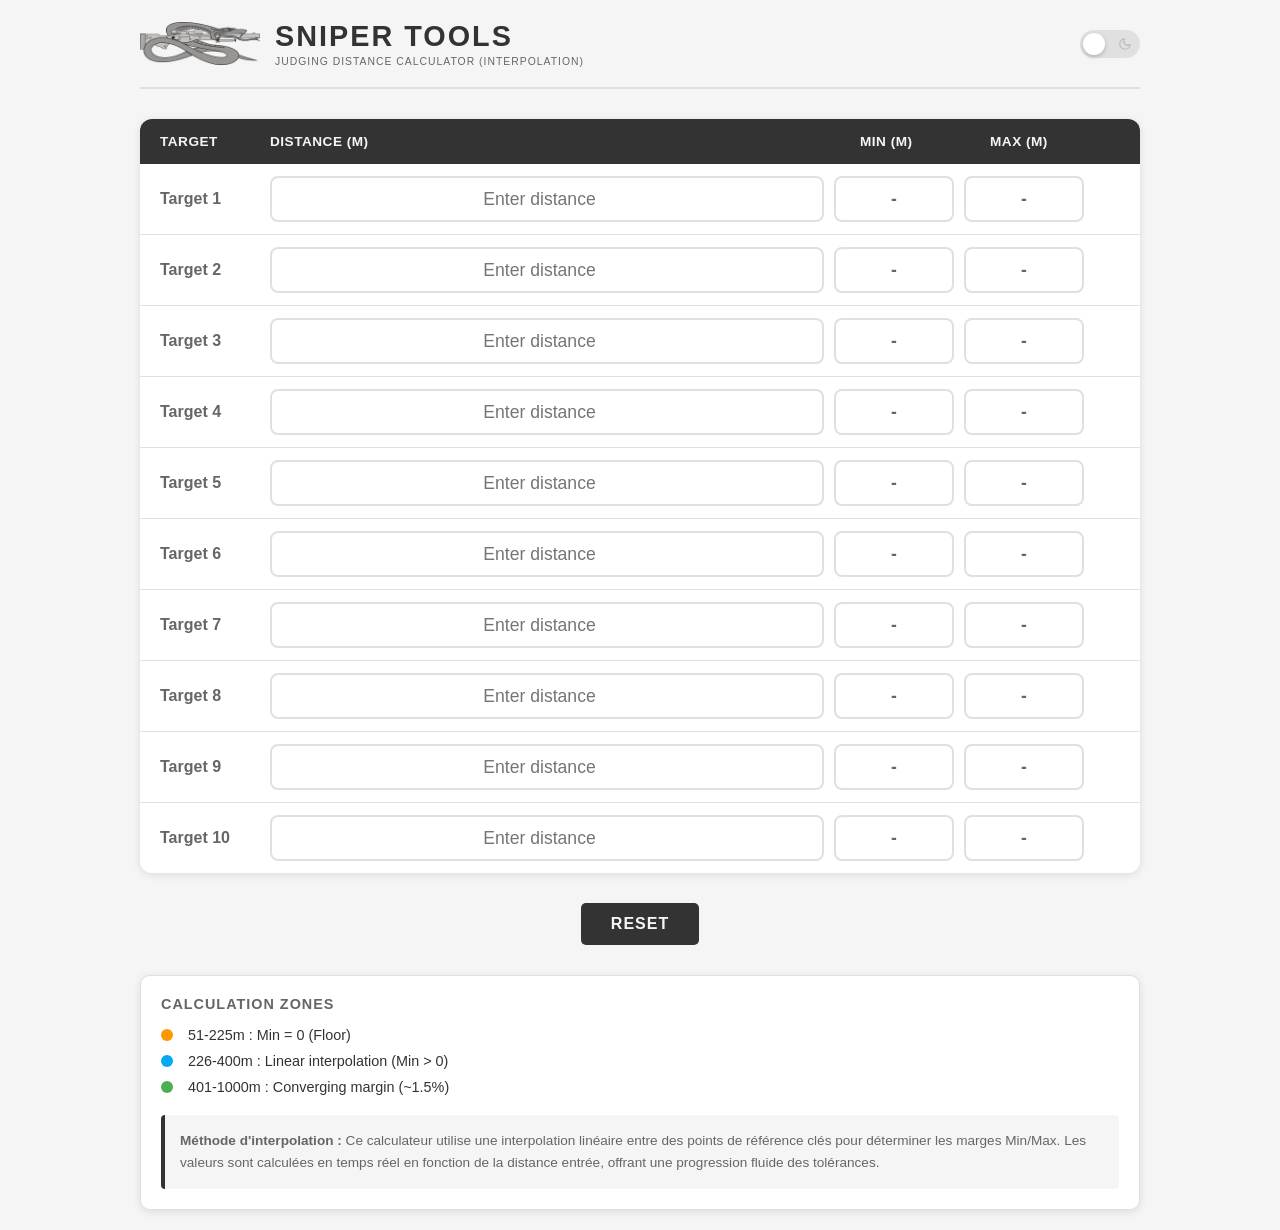
<file: jd/jd_formula.html>
<!DOCTYPE html>
<html lang="en">
<head>
    <meta charset="UTF-8">
    <meta name="viewport" content="width=device-width, initial-scale=1.0">
    <title>Sniper Tools - Judging Distance Calculator (Interpolation)</title>
    <link rel="stylesheet" href="../styles.css">
    <style>
        /* JD3 specific styles */
        
        .targets-table {
            width: 100%;
            background-color: var(--bg-secondary);
            border-radius: 12px;
            box-shadow: var(--shadow);
            overflow: hidden;
        }

        .table-header {
            display: grid;
            grid-template-columns: 100px 1fr 120px 120px auto;
            gap: 10px;
            padding: 15px 20px;
            background-color: var(--text-primary);
            color: var(--bg-color);
            font-weight: 600;
            font-size: 0.85rem;
            text-transform: uppercase;
            letter-spacing: 0.5px;
        }

        .table-row {
            display: grid;
            grid-template-columns: 100px 1fr 120px 120px auto;
            gap: 10px;
            padding: 12px 20px;
            border-bottom: 1px solid var(--border);
            align-items: center;
            transition: background-color 0.2s ease;
        }

        .table-row:last-child {
            border-bottom: none;
        }

        .table-row:hover {
            background-color: var(--bg-secondary);
        }

        .table-row.alert {
            background-color: rgba(230, 126, 34, 0.1);
        }

        .table-row.alert:hover {
            background-color: rgba(230, 126, 34, 0.15);
        }

        .cell-target {
            font-weight: 700;
            color: var(--text-secondary);
        }

        .cell-input input {
            width: 100%;
            height: 46px;
            padding: 0 12px;
            border: 2px solid var(--border);
            border-radius: 8px;
            background-color: var(--bg-secondary);
            color: var(--text-primary);
            font-size: 1.1rem;
            text-align: center;
            transition: border-color 0.3s ease, box-shadow 0.3s ease;
        }

        .cell-input input:focus {
            outline: none;
            border-color: var(--text-primary);
            box-shadow: 0 0 0 3px rgba(44, 62, 80, 0.1);
        }

        [data-theme="dark"] .cell-input input:focus {
            box-shadow: 0 0 0 3px rgba(128, 128, 128, 0.2);
        }

        .cell-min, .cell-max {
            text-align: center;
            height: 46px;
            padding: 0 12px;
            background-color: var(--bg-secondary);
            border: 2px solid var(--border);
            border-radius: 8px;
            font-weight: 700;
            font-size: 1.1rem;
            color: var(--text-primary);
            display: flex;
            align-items: center;
            justify-content: center;
        }

        .cell-min:empty::before, .cell-max:empty::before {
            content: '-';
            color: var(--text-secondary);
        }

        .cell-alert {
            display: flex;
            align-items: center;
            justify-content: center;
            color: var(--alert-color);
            font-size: 1.3rem;
            opacity: 0;
            transition: opacity 0.3s ease;
        }

        .table-row.alert .cell-alert {
            opacity: 1;
        }

        .reset-section {
            margin-top: 30px;
            text-align: center;
        }

        .legend {
            margin-top: 30px;
            padding: 20px;
            background-color: var(--bg-secondary);
            border-radius: 10px;
            box-shadow: var(--shadow);
        }

        .legend h3 {
            font-size: 0.9rem;
            text-transform: uppercase;
            letter-spacing: 1px;
            color: var(--text-secondary);
            margin-bottom: 15px;
        }

        .legend-item {
            display: flex;
            align-items: center;
            gap: 15px;
            margin-bottom: 10px;
            font-size: 0.9rem;
        }

        .legend-dot {
            width: 12px;
            height: 12px;
            border-radius: 50%;
        }

        .legend-dot.zone1 { background-color: #ff9800; }
        .legend-dot.zone2 { background-color: #03a9f4; }
        .legend-dot.zone3 { background-color: #4caf50; }

        .method-note {
            margin-top: 20px;
            padding: 15px;
            background-color: var(--bg-color);
            border-left: 4px solid var(--text-primary);
            border-radius: 4px;
            font-size: 0.85rem;
            color: var(--text-secondary);
            line-height: 1.6;
        }

        @media (max-width: 768px) {
            .table-header {
                display: none;
            }

            .table-row {
                display: grid;
                grid-template-columns: 1fr 1fr;
                grid-template-rows: auto auto auto;
                gap: 10px;
                padding: 15px;
            }

            .cell-target {
                grid-column: 1 / -1;
                text-align: center;
                font-size: 1.1rem;
                padding-bottom: 5px;
                border-bottom: 1px solid var(--border);
            }

            .cell-input {
                grid-column: 1 / -1;
            }

            .cell-min {
                grid-column: 1;
                position: relative;
            }

            .cell-max {
                grid-column: 2;
                position: relative;
            }

            .cell-min::before {
                content: 'MIN';
                position: absolute;
                top: -8px;
                left: 50%;
                transform: translateX(-50%);
                background-color: var(--bg-secondary);
                padding: 0 8px;
                font-size: 0.65rem;
                color: var(--text-secondary);
                font-weight: 600;
            }

            .cell-max::before {
                content: 'MAX';
                position: absolute;
                top: -8px;
                left: 50%;
                transform: translateX(-50%);
                background-color: var(--bg-secondary);
                padding: 0 8px;
                font-size: 0.65rem;
                color: var(--text-secondary);
                font-weight: 600;
            }

            .cell-alert {
                grid-column: 1 / -1;
                font-size: 1rem;
            }

            .table-row.alert .cell-alert::after {
                content: ' > 1000m';
                font-size: 0.85rem;
                margin-left: 5px;
            }
        }

        @media (max-width: 480px) {
            body {
                padding: 15px;
            }

            .targets-table {
                border-radius: 8px;
            }
        }
    </style>
</head>
<body>
    <div class="container">
        <header>
            <div class="logo-title">
                <a href="../index.html" aria-label="Back to home">
                    <img src="../logo.png" alt="Logo" class="logo">
                </a>
                <div>
                    <h1>Sniper Tools</h1>
                    <div class="subtitle">Judging Distance Calculator (Interpolation)</div>
                </div>
            </div>
            <div class="theme-toggle">
                <button class="toggle-btn" id="themeToggle" data-active="false" aria-label="Toggle dark mode"><span class="slider"></span></button>
            </div>
        </header>

        <div class="targets-table">
            <div class="table-header">
                <div>Target</div>
                <div>Distance (m)</div>
                <div>Min (m)</div>
                <div>Max (m)</div>
                <div></div>
            </div>
            <div id="tableBody">
                <!-- Les 10 lignes seront générées par JavaScript -->
            </div>
        </div>

        <div class="reset-section">
            <button class="btn" id="resetBtn">Reset</button>
        </div>

        <div class="legend">
            <h3>Calculation Zones</h3>
            <div class="legend-item">
                <div class="legend-dot zone1"></div>
                <span>51-225m : Min = 0 (Floor)</span>
            </div>
            <div class="legend-item">
                <div class="legend-dot zone2"></div>
                <span>226-400m : Linear interpolation (Min > 0)</span>
            </div>
            <div class="legend-item">
                <div class="legend-dot zone3"></div>
                <span>401-1000m : Converging margin (~1.5%)</span>
            </div>
            <div class="method-note">
                <strong>Méthode d'interpolation :</strong> Ce calculateur utilise une interpolation linéaire entre des points de référence clés pour déterminer les marges Min/Max. Les valeurs sont calculées en temps réel en fonction de la distance entrée, offrant une progression fluide des tolérances.
            </div>
        </div>
    </div>

    <script>
        // Gestion du thème
        const themeToggle = document.getElementById('themeToggle');
        const html = document.documentElement;

        function loadTheme() {
            const savedTheme = localStorage.getItem('sniperTheme');
            if (savedTheme === 'dark') {
                html.setAttribute('data-theme', 'dark');
                themeToggle.setAttribute('data-active', 'true');
            }
        }

        function toggleTheme() {
            const isDark = html.getAttribute('data-theme') === 'dark';
            if (isDark) {
                html.removeAttribute('data-theme');
                themeToggle.setAttribute('data-active', 'false');
                localStorage.setItem('sniperTheme', 'light');
            } else {
                html.setAttribute('data-theme', 'dark');
                themeToggle.setAttribute('data-active', 'true');
                localStorage.setItem('sniperTheme', 'dark');
            }
        }

        themeToggle.addEventListener('click', toggleTheme);

        // Données clés pour l'interpolation (Points de référence)
        // Structure : [Référence, Min, Max]
        const dataPoints = [
            // Zone basse (Min = 0)
            [51, 0, 506],
            [100, 0, 327],
            [150, 0, 289],
            [200, 0, 296],
            // Transition et zone 226-400 (Marge décroissante)
            [226, 105, 308],
            [250, 164, 322],
            [300, 238, 356],
            [400, 361, 439],
            // Saut et zone haute 401+ (Marge stable/décroissante lentement)
            [401, 334, 464],
            [500, 451, 546],
            [600, 563, 636],
            [700, 671, 731],
            [800, 777, 825],
            [900, 881, 920],
            [1000, 985, 1015]
        ];

        // Fonction d'interpolation linéaire
        function interpolateValue(x, x1, y1, x2, y2) {
            const t = (x - x1) / (x2 - x1);
            return Math.round(y1 + t * (y2 - y1));
        }

        // Fonction pour obtenir les valeurs min/max pour une distance donnée
        function getMinMaxValues(distance) {
            if (isNaN(distance) || distance < 0) return null;
            
            // Pour les distances < 51m: min=0, max=distance*10
            if (distance < 51) {
                return { min: 0, max: Math.round(distance * 10) };
            }
            
            // Pour les distances > 1000m: alerte et utiliser ±5%
            if (distance > 1000) {
                return { 
                    min: Math.round(distance * 0.95), 
                    max: Math.round(distance * 1.05),
                    alert: true 
                };
            }
            
            // Trouver les points d'encadrement
            let lower = dataPoints[0];
            let upper = dataPoints[dataPoints.length - 1];

            for (let i = 0; i < dataPoints.length - 1; i++) {
                if (distance >= dataPoints[i][0] && distance <= dataPoints[i+1][0]) {
                    lower = dataPoints[i];
                    upper = dataPoints[i+1];
                    break;
                }
            }

            // Interpolation linéaire
            const minVal = interpolateValue(distance, lower[0], lower[1], upper[0], upper[1]);
            const maxVal = interpolateValue(distance, lower[0], lower[2], upper[0], upper[2]);

            return { min: minVal, max: maxVal };
        }

        // Génération des 10 lignes
        const tableBody = document.getElementById('tableBody');

        function createRow(index) {
            const row = document.createElement('div');
            row.className = 'table-row';
            row.dataset.index = index;

            row.innerHTML = `
                <div class="cell-target">Target ${index + 1}</div>
                <div class="cell-input">
                    <input type="number" id="distance-${index}" min="0" step="1" placeholder="Enter distance">
                </div>
                <div class="cell-min" id="min-${index}"></div>
                <div class="cell-max" id="max-${index}"></div>
                <div class="cell-alert">⚠️</div>
            `;

            return row;
        }

        // Créer les 10 lignes
        for (let i = 0; i < 10; i++) {
            tableBody.appendChild(createRow(i));
        }

        function updateRow(index) {
            const input = document.getElementById(`distance-${index}`);
            const row = input.closest('.table-row');
            const minCell = document.getElementById(`min-${index}`);
            const maxCell = document.getElementById(`max-${index}`);

            const distance = parseFloat(input.value);

            if (isNaN(distance) || input.value === '') {
                minCell.textContent = '';
                maxCell.textContent = '';
                row.classList.remove('alert');
                return;
            }

            // Vérifier si alerte (> 1000m)
            if (distance > 1000) {
                row.classList.add('alert');
            } else {
                row.classList.remove('alert');
            }

            // Utiliser l'interpolation
            const values = getMinMaxValues(distance);
            
            minCell.textContent = values.min;
            maxCell.textContent = values.max;
        }

        // Écouteurs d'événements pour chaque input
        for (let i = 0; i < 10; i++) {
            const input = document.getElementById(`distance-${i}`);
            input.addEventListener('input', () => {
                updateRow(i);
                saveData();
            });
        }

        // Sauvegarde dans localStorage
        function saveData() {
            const data = [];
            for (let i = 0; i < 10; i++) {
                const input = document.getElementById(`distance-${i}`);
                data.push(input.value);
            }
            localStorage.setItem('jd3Data', JSON.stringify(data));
        }

        // Chargement depuis localStorage
        function loadData() {
            const savedData = localStorage.getItem('jd3Data');
            if (savedData) {
                const data = JSON.parse(savedData);
                for (let i = 0; i < 10 && i < data.length; i++) {
                    const input = document.getElementById(`distance-${i}`);
                    if (data[i]) {
                        input.value = data[i];
                        updateRow(i);
                    }
                }
            }
        }

        // Bouton Reset
        const resetBtn = document.getElementById('resetBtn');
        resetBtn.addEventListener('click', () => {
            if (confirm('Do you really want to reset all values?')) {
                for (let i = 0; i < 10; i++) {
                    const input = document.getElementById(`distance-${i}`);
                    const row = input.closest('.table-row');
                    const minCell = document.getElementById(`min-${i}`);
                    const maxCell = document.getElementById(`max-${i}`);

                    input.value = '';
                    minCell.textContent = '';
                    maxCell.textContent = '';
                    row.classList.remove('alert');
                }
                localStorage.removeItem('jd3Data');
            }
        });

        // Initialisation
        loadTheme();
        loadData();
    </script>
</body>
</html>
</file>
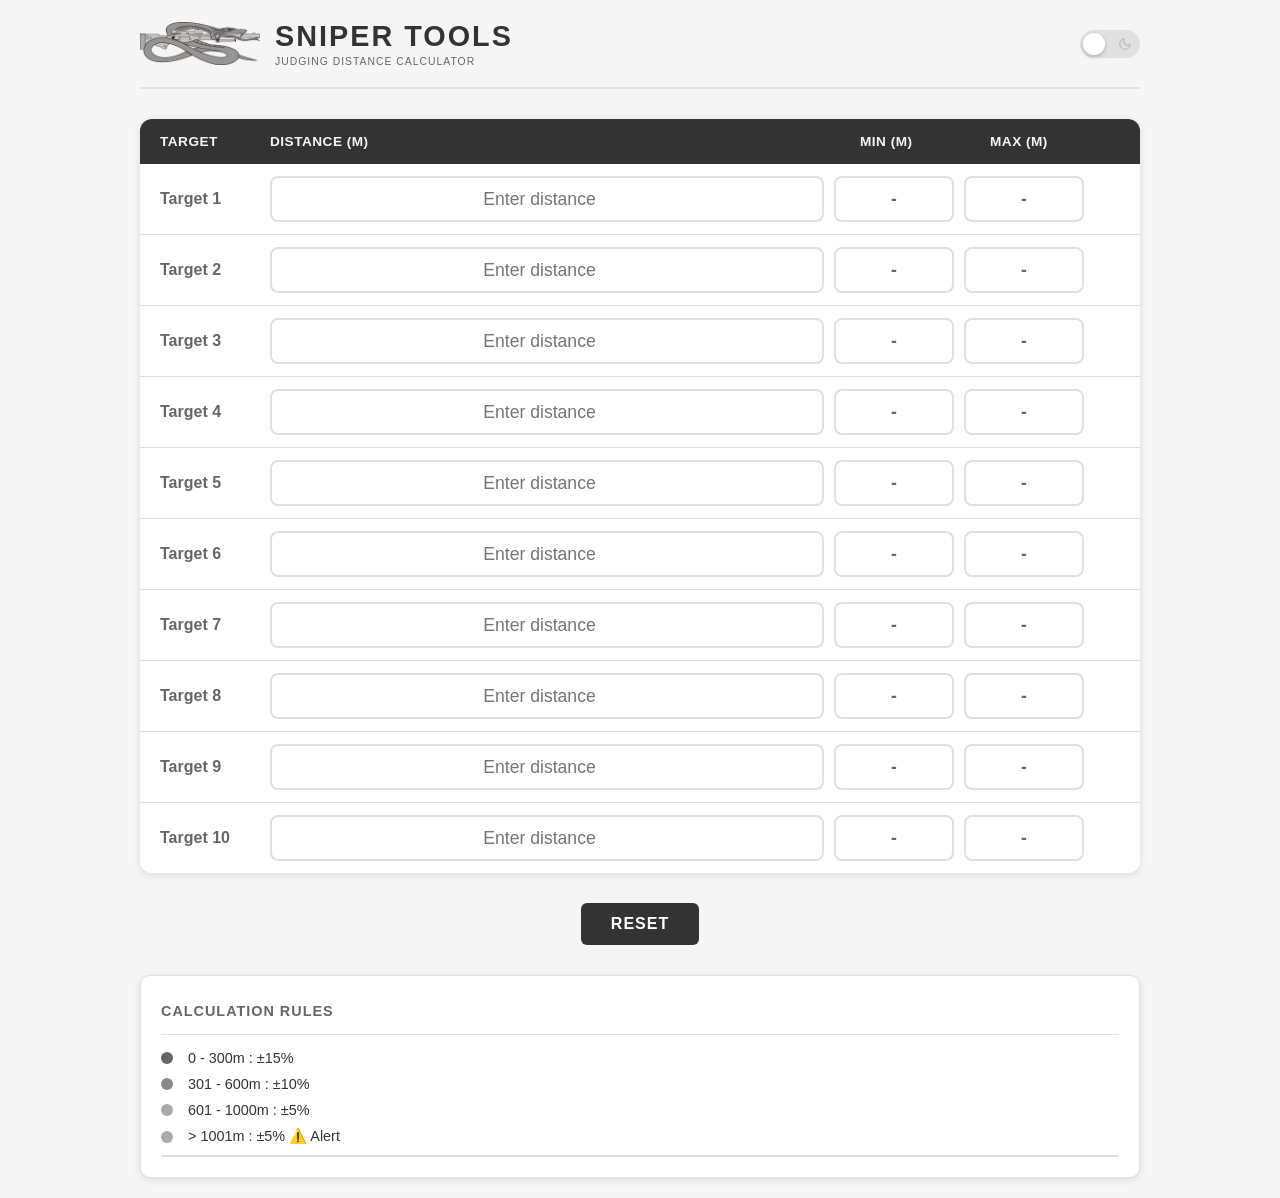
<file: jd/jd_pourcentage.html>
<!DOCTYPE html>
<html lang="en">
<head>
    <meta charset="UTF-8">
    <meta name="viewport" content="width=device-width, initial-scale=1.0">
    <title>Sniper Tools - Judging Distance Calculator</title>
    <link rel="stylesheet" href="../styles.css">
    <style>
        .targets-table {
            width: 100%;
            background-color: var(--bg-secondary);
            border-radius: 12px;
            box-shadow: var(--shadow);
            overflow: hidden;
        }

        .table-header {
            display: grid;
            grid-template-columns: 100px 1fr 120px 120px auto;
            gap: 10px;
            padding: 15px 20px;
            background-color: var(--text-primary);
            color: var(--bg-color);
            font-weight: 600;
            font-size: 0.85rem;
            text-transform: uppercase;
            letter-spacing: 0.5px;
        }

        .table-row {
            display: grid;
            grid-template-columns: 100px 1fr 120px 120px auto;
            gap: 10px;
            padding: 12px 20px;
            border-bottom: 1px solid var(--border);
            align-items: center;
            transition: background-color 0.2s ease;
        }

        .table-row:last-child {
            border-bottom: none;
        }

        .table-row:hover {
            background-color: var(--bg-secondary);
        }

        .table-row.alert {
            background-color: rgba(230, 126, 34, 0.1);
        }

        .table-row.alert:hover {
            background-color: rgba(230, 126, 34, 0.15);
        }

        .cell-target {
            font-weight: 700;
            color: var(--text-secondary);
        }

        .cell-input input {
            width: 100%;
            height: 46px;
            padding: 0 12px;
            border: 2px solid var(--border);
            border-radius: 8px;
            background-color: var(--bg-secondary);
            color: var(--text-primary);
            font-size: 1.1rem;
            text-align: center;
            transition: border-color 0.3s ease, box-shadow 0.3s ease;
        }

        .cell-input input:focus {
            outline: none;
            border-color: var(--text-primary);
            box-shadow: 0 0 0 3px rgba(44, 62, 80, 0.1);
        }

        [data-theme="dark"] .cell-input input:focus {
            box-shadow: 0 0 0 3px rgba(128, 128, 128, 0.2);
        }

        .cell-min, .cell-max {
            text-align: center;
            height: 46px;
            padding: 0 12px;
            background-color: var(--bg-secondary);
            border: 2px solid var(--border);
            border-radius: 8px;
            font-weight: 700;
            font-size: 1.1rem;
            color: var(--text-primary);
            display: flex;
            align-items: center;
            justify-content: center;
        }

        .cell-min:empty::before, .cell-max:empty::before {
            content: '-';
            color: var(--text-secondary);
        }

        .cell-alert {
            display: flex;
            align-items: center;
            justify-content: center;
            color: var(--alert-color);
            font-size: 1.3rem;
            opacity: 0;
            transition: opacity 0.3s ease;
        }

        .table-row.alert .cell-alert {
            opacity: 1;
        }

        .reset-section {
            margin-top: 30px;
            text-align: center;
        }

        .reset-btn {
            background-color: var(--text-primary);
            color: white;
            border: none;
            padding: 12px 30px;
            border-radius: 6px;
            font-size: 1rem;
            font-weight: 600;
            cursor: pointer;
            transition: background-color 0.3s ease, transform 0.1s ease;
            text-transform: uppercase;
            letter-spacing: 1px;
        }

        .reset-btn:hover {
            background-color: var(--accent-hover);
        }

        .reset-btn:active {
            transform: scale(0.98);
        }

        .legend {
            margin-top: 30px;
            padding: 20px;
            background-color: var(--bg-secondary);
            border-radius: 10px;
            box-shadow: var(--shadow);
        }

        .legend-header {
            display: flex;
            justify-content: space-between;
            align-items: center;
            margin-bottom: 15px;
        }

        .legend h3 {
            font-size: 0.9rem;
            text-transform: uppercase;
            letter-spacing: 1px;
            color: var(--text-secondary);
        }

        .config-toggle {
            width: 24px;
            height: 24px;
            cursor: pointer;
            transition: transform 0.3s ease;
            fill: var(--text-secondary);
        }

        .config-toggle:hover {
            transform: rotate(90deg);
            fill: var(--text-primary);
        }

        .config-panel {
            max-height: 0;
            overflow: hidden;
            transition: max-height 0.3s ease, padding 0.3s ease;
            background-color: var(--bg-secondary);
            border-radius: 8px;
            margin-top: 0;
        }

        .config-panel.open {
            max-height: 600px;
            padding: 15px;
            margin-top: 15px;
        }

        .config-header {
            font-size: 0.85rem;
            font-weight: 600;
            color: var(--text-primary);
            margin-bottom: 12px;
            text-transform: uppercase;
            letter-spacing: 0.5px;
        }

        .config-row {
            display: flex;
            align-items: center;
            gap: 12px;
            margin-bottom: 12px;
            flex-wrap: nowrap;
        }

        .config-label {
            font-size: 0.8rem;
            color: var(--text-secondary);
            min-width: 60px;
            font-weight: 500;
        }

        .config-input {
            flex: 1;
            min-width: 80px;
            max-width: 140px;
            height: 40px;
            padding: 0 12px;
            border: 2px solid var(--border);
            border-radius: 6px;
            background-color: var(--bg-secondary);
            color: var(--text-primary);
            font-size: 1rem;
            text-align: center;
            transition: border-color 0.2s ease;
        }

        .config-input:focus {
            outline: none;
            border-color: var(--text-primary);
        }

        .config-input:disabled {
            background-color: var(--border);
            color: var(--text-secondary);
            cursor: not-allowed;
        }

        .config-input.percent {
            width: 60px;
        }

        .config-input::placeholder {
            color: var(--text-secondary);
            opacity: 0.5;
        }

        .config-delete {
            background: none;
            border: none;
            cursor: pointer;
            font-size: 1.1rem;
            padding: 4px 8px;
            border-radius: 4px;
            transition: background-color 0.2s ease;
            opacity: 0.6;
        }

        .config-delete:hover {
            background-color: rgba(231, 76, 60, 0.2);
            opacity: 1;
        }

        .config-delete:disabled {
            opacity: 0.2;
            cursor: not-allowed;
        }

        .config-add-btn, .config-reset-btn {
            margin-top: 12px;
            padding: 8px 16px;
            border: 2px solid var(--text-primary);
            border-radius: 6px;
            background-color: transparent;
            color: var(--text-primary);
            font-size: 0.85rem;
            font-weight: 600;
            cursor: pointer;
            transition: all 0.2s ease;
        }

        .config-add-btn:hover, .config-reset-btn:hover {
            background-color: var(--text-primary);
            color: var(--bg-color);
        }

        .config-add-btn:disabled {
            opacity: 0.4;
            cursor: not-allowed;
        }

        .config-reset-btn {
            margin-left: 10px;
        }

        .config-actions {
            display: flex;
            gap: 10px;
            flex-wrap: wrap;
        }

        .legend-item {
            display: flex;
            align-items: center;
            gap: 15px;
            margin-bottom: 10px;
            font-size: 0.9rem;
        }

        .legend-dot {
            width: 12px;
            height: 12px;
            border-radius: 50%;
        }

        .legend-dot.range1 { background-color: #666666; }
        .legend-dot.range2 { background-color: #888888; }
        .legend-dot.range3 { background-color: #aaaaaa; }

        @media (max-width: 768px) {
            .table-header {
                display: none;
            }

            .table-row {
                display: grid;
                grid-template-columns: 1fr 1fr;
                grid-template-rows: auto auto auto;
                gap: 10px;
                padding: 15px;
            }

            .cell-target {
                grid-column: 1 / -1;
                text-align: center;
                font-size: 1.1rem;
                padding-bottom: 5px;
                border-bottom: 1px solid var(--border);
            }

            .cell-input {
                grid-column: 1 / -1;
            }

            .cell-min {
                grid-column: 1;
                position: relative;
            }

            .cell-max {
                grid-column: 2;
                position: relative;
            }

            .cell-min::before {
                content: 'MIN';
                position: absolute;
                top: -8px;
                left: 50%;
                transform: translateX(-50%);
                background-color: var(--bg-secondary);
                padding: 0 8px;
                font-size: 0.65rem;
                color: var(--text-secondary);
                font-weight: 600;
            }

            .cell-max::before {
                content: 'MAX';
                position: absolute;
                top: -8px;
                left: 50%;
                transform: translateX(-50%);
                background-color: var(--bg-secondary);
                padding: 0 8px;
                font-size: 0.65rem;
                color: var(--text-secondary);
                font-weight: 600;
            }

            .cell-alert {
                grid-column: 1 / -1;
                font-size: 1rem;
            }

            .table-row.alert .cell-alert::after {
                content: ' > 1000m';
                font-size: 0.85rem;
                margin-left: 5px;
            }
        }

        @media (max-width: 480px) {
            body {
                padding: 15px;
            }

            .logo {
                transform: scale(1);
            }

            .logo-title {
                gap: 10px;
            }

            .targets-table {
                border-radius: 8px;
            }
        }
    </style>
</head>
<body>
    <div class="container">
        <header>
            <div class="logo-title">
                <a href="../index.html" aria-label="Back to home">
                    <img src="../logo.png" alt="Logo" class="logo">
                </a>
                <div>
                    <h1>Sniper Tools</h1>
                    <div class="subtitle">Judging Distance Calculator</div>
                </div>
            </div>
            <div class="theme-toggle">
                <button class="toggle-btn" id="themeToggle" data-active="false" aria-label="Toggle dark mode"><span class="slider"></span></button>
            </div>
        </header>

        <div class="targets-table">
            <div class="table-header">
                <div>Target</div>
                <div>Distance (m)</div>
                <div>Min (m)</div>
                <div>Max (m)</div>
                <div></div>
            </div>
            <div id="tableBody">
                <!-- Les 10 lignes seront générées par JavaScript -->
            </div>
        </div>

        <div class="reset-section">
            <button class="reset-btn" id="resetBtn">Reset</button>
        </div>

        <div class="legend">
            <div class="legend-header">
                <h3>Calculation rules</h3>
                <svg class="config-toggle" id="configToggle" viewBox="0 0 24 24" xmlns="http://www.w3.org/2000/svg" aria-label="Configure calculation ranges">
                    <path d="M12 15.5A3.5 3.5 0 0 1 8.5 12 3.5 3.5 0 0 1 12 8.5a3.5 3.5 0 0 1 3.5 3.5 3.5 3.5 0 0 1-3.5 3.5m7.43-2.53c.04-.32.07-.64.07-.97 0-.33-.03-.66-.07-1l2.11-1.63c.19-.15.24-.42.12-.64l-2-3.46c-.12-.22-.39-.3-.61-.22l-2.49 1c-.52-.4-1.08-.73-1.69-.98l-.38-2.65A.488.488 0 0 0 14 2h-4c-.25 0-.46.18-.5.42l-.38 2.65c-.61.25-1.17.59-1.69.98l-2.49-1c-.23-.09-.49 0-.61.22l-2 3.46c-.13.22-.07.49.12.64l2.11 1.63c-.04.34-.07.67-.07 1 0 .33.03.66.07.97l-2.11 1.63c-.19.15-.24.42-.12.64l2 3.46c.12.22.39.3.61.22l2.49-1.01c.52.4 1.08.73 1.69.98l.38 2.65c.04.24.25.42.5.42h4c.25 0 .46-.18.5-.42l.38-2.65c.61-.25 1.17-.59 1.69-.98l2.49 1.01c.22.08.49 0 .61-.22l2-3.46c.12-.22.07-.49-.12-.64l-2.11-1.63z"/>
                </svg>
            </div>
            <div id="legendContent">
                <div class="legend-item">
                    <div class="legend-dot range1"></div>
                    <span>0 - 300m : ±15%</span>
                </div>
                <div class="legend-item">
                    <div class="legend-dot range2"></div>
                    <span>301 - 600m : ±10%</span>
                </div>
                <div class="legend-item">
                    <div class="legend-dot range3"></div>
                    <span>601 - 1000m : ±5%</span>
                </div>
                <div class="legend-item">
                    <div class="legend-dot range3"></div>
                    <span>> 1000m : ⚠️ Alert + calculation at 5%</span>
                </div>
            </div>
            <div class="config-panel" id="configPanel">
                <div class="config-header">Range configuration</div>
                <div id="configRows"></div>
                <div class="config-actions">
                    <button class="config-add-btn" id="configAddBtn">+ Add range</button>
                    <button class="config-reset-btn" id="configResetBtn">Reset to default values</button>
                </div>
            </div>
        </div>
    </div>

    <script>
        // Gestion du thème
        const themeToggle = document.getElementById('themeToggle');
        const html = document.documentElement;

        function loadTheme() {
            const savedTheme = localStorage.getItem('sniperTheme');
            if (savedTheme === 'dark') {
                html.setAttribute('data-theme', 'dark');
                themeToggle.setAttribute('data-active', 'true');
            }
        }

        function toggleTheme() {
            const isDark = html.getAttribute('data-theme') === 'dark';
            if (isDark) {
                html.removeAttribute('data-theme');
                themeToggle.setAttribute('data-active', 'false');
                localStorage.setItem('sniperTheme', 'light');
            } else {
                html.setAttribute('data-theme', 'dark');
                themeToggle.setAttribute('data-active', 'true');
                localStorage.setItem('sniperTheme', 'dark');
            }
        }

        themeToggle.addEventListener('click', toggleTheme);

        // Génération des 10 lignes
        const tableBody = document.getElementById('tableBody');

        function createRow(index) {
            const row = document.createElement('div');
            row.className = 'table-row';
            row.dataset.index = index;

            row.innerHTML = `
                <div class="cell-target">Target ${index + 1}</div>
                <div class="cell-input">
                    <input type="number" id="distance-${index}" min="0" step="1" placeholder="Enter distance">
                </div>
                <div class="cell-min" id="min-${index}"></div>
                <div class="cell-max" id="max-${index}"></div>
                <div class="cell-alert">⚠️</div>
            `;

            return row;
        }

        // Créer les 10 lignes
        for (let i = 0; i < 10; i++) {
            tableBody.appendChild(createRow(i));
        }

        // Range configuration de calcul
        const defaultRanges = [
            { min: 0, max: 300, percent: 15 },
            { min: 301, max: 600, percent: 10 },
            { min: 601, max: 1000, percent: 5 },
            { min: 1001, max: null, percent: 5 }
        ];

        let currentRanges = [];

        // Charger la configuration depuis localStorage
        function loadConfig() {
            const savedConfig = localStorage.getItem('jdConfig');
            if (savedConfig) {
                try {
                    currentRanges = JSON.parse(savedConfig);
                } catch (e) {
                    currentRanges = [...defaultRanges];
                }
            } else {
                currentRanges = [...defaultRanges];
            }
        }

        // Sauvegarder la configuration
        function saveConfig() {
            localStorage.setItem('jdConfig', JSON.stringify(currentRanges));
            updateLegendDisplay();
            // Recalculer tous les targets avec les nouvelles plages
            for (let i = 0; i < 10; i++) {
                updateRow(i);
            }
        }

        // Mettre à jour l'affichage de la légende
        function updateLegendDisplay() {
            const legendContent = document.getElementById('legendContent');
            const colors = ['range1', 'range2', 'range3', 'range3', 'range1', 'range2', 'range3', 'range3', 'range1', 'range2'];
            
            let html = '';
            currentRanges.forEach((range, index) => {
                const colorClass = colors[index % colors.length];
                let label = '';
                if (range.max === null) {
                    label = `> ${range.min}m`;
                } else {
                    label = `${range.min} - ${range.max}m`;
                }
                const alertText = range.max === null ? ' ⚠️ Alert' : '';
                html += `
                    <div class="legend-item">
                        <div class="legend-dot ${colorClass}"></div>
                        <span>${label} : ±${range.percent}%${alertText}</span>
                    </div>
                `;
            });
            legendContent.innerHTML = html;
        }

        // Logique de calcul - utilise les plages configurées
        function getPercent(distance) {
            if (isNaN(distance) || distance < 0) return 0;
            
            for (const range of currentRanges) {
                if (range.max === null) {
                    // Dernière plage (infini)
                    if (distance >= range.min) {
                        return range.percent;
                    }
                } else {
                    if (distance >= range.min && distance <= range.max) {
                        return range.percent;
                    }
                }
            }
            // Par défaut, retourner le pourcentage de la dernière plage
            return currentRanges.length > 0 ? currentRanges[currentRanges.length - 1].percent : 5;
        }

        // Vérifier si distance est au-delà de la dernière plage définie
        function isBeyondLastRange(distance) {
            if (currentRanges.length === 0) return false;
            const lastRange = currentRanges[currentRanges.length - 1];
            if (lastRange.max === null) {
                return distance > 1000 && distance >= lastRange.min; // Alerte si > 1000m
            }
            return false;
        }

        function calculateValues(distance, percent) {
            const min = distance * (1 - percent / 100);
            const max = distance * (1 + percent / 100);
            return {
                min: Math.round(min),
                max: Math.round(max)
            };
        }

        function updateRow(index) {
            const input = document.getElementById(`distance-${index}`);
            const row = input.closest('.table-row');
            const minCell = document.getElementById(`min-${index}`);
            const maxCell = document.getElementById(`max-${index}`);

            const distance = parseFloat(input.value);

            if (isNaN(distance) || input.value === '') {
                minCell.textContent = '';
                maxCell.textContent = '';
                row.classList.remove('alert');
                return;
            }

            // Vérifier si alerte (> 1000m)
            if (distance > 1000) {
                row.classList.add('alert');
            } else {
                row.classList.remove('alert');
            }

            const percent = getPercent(distance);
            const values = calculateValues(distance, percent);

            minCell.textContent = values.min;
            maxCell.textContent = values.max;
        }

        // Écouteurs d'événements pour chaque input
        for (let i = 0; i < 10; i++) {
            const input = document.getElementById(`distance-${i}`);
            input.addEventListener('input', () => {
                updateRow(i);
                saveData();
            });
        }

        // Sauvegarde dans localStorage
        function saveData() {
            const data = [];
            for (let i = 0; i < 10; i++) {
                const input = document.getElementById(`distance-${i}`);
                data.push(input.value);
            }
            localStorage.setItem('sniperData', JSON.stringify(data));
        }

        // Chargement depuis localStorage
        function loadData() {
            const savedData = localStorage.getItem('sniperData');
            if (savedData) {
                const data = JSON.parse(savedData);
                for (let i = 0; i < 10 && i < data.length; i++) {
                    const input = document.getElementById(`distance-${i}`);
                    if (data[i]) {
                        input.value = data[i];
                        updateRow(i);
                    }
                }
            }
        }

        // Bouton Reset
        const resetBtn = document.getElementById('resetBtn');
        resetBtn.addEventListener('click', () => {
            if (confirm('Do you really want to reset all values?')) {
                for (let i = 0; i < 10; i++) {
                    const input = document.getElementById(`distance-${i}`);
                    const row = input.closest('.table-row');
                    const minCell = document.getElementById(`min-${i}`);
                    const maxCell = document.getElementById(`max-${i}`);

                    input.value = '';
                    minCell.textContent = '';
                    maxCell.textContent = '';
                    row.classList.remove('alert');
                }
                localStorage.removeItem('sniperData');
            }
        });

        // Configuration Panel
        const configToggle = document.getElementById('configToggle');
        const configPanel = document.getElementById('configPanel');
        const configAddBtn = document.getElementById('configAddBtn');
        const configResetBtn = document.getElementById('configResetBtn');
        const configRows = document.getElementById('configRows');

        let isConfigOpen = false;

        configToggle.addEventListener('click', () => {
            isConfigOpen = !isConfigOpen;
            if (isConfigOpen) {
                configPanel.classList.add('open');
                renderConfigPanel();
            } else {
                configPanel.classList.remove('open');
            }
        });

        function renderConfigPanel() {
            configRows.innerHTML = '';
            
            currentRanges.forEach((range, index) => {
                const row = document.createElement('div');
                row.className = 'config-row';
                row.dataset.index = index;

                const isFirst = index === 0;
                const isLast = index === currentRanges.length - 1;
                const canDelete = currentRanges.length > 2;

                row.innerHTML = `
                    <span class="config-label">Range ${index + 1}</span>
                    <input type="number" class="config-input config-min" value="${range.min}" 
                           ${isFirst ? 'disabled' : ''} placeholder="Min">
                    <span>-</span>
                    <input type="number" class="config-input config-max" value="${range.max !== null ? range.max : ''}" 
                           ${isLast ? 'disabled placeholder="∞"' : 'placeholder="Max"'}>
                    <input type="number" class="config-input percent" value="${range.percent}" placeholder="%">
                    <button class="config-delete" ${!canDelete ? 'disabled' : ''} title="Supprimer cette plage">🗑️</button>
                `;

                configRows.appendChild(row);

                // Event listeners pour les inputs
                const minInput = row.querySelector('.config-min');
                const maxInput = row.querySelector('.config-max');
                const percentInput = row.querySelector('.percent');
                const deleteBtn = row.querySelector('.config-delete');

                if (!isFirst) {
                    minInput.addEventListener('input', () => updateConfigRow(index, 'min', minInput.value));
                    minInput.addEventListener('blur', () => validateContinuity());
                }

                if (!isLast) {
                    maxInput.addEventListener('input', () => updateConfigRow(index, 'max', maxInput.value));
                    maxInput.addEventListener('blur', () => validateContinuity());
                }

                percentInput.addEventListener('input', () => updateConfigRow(index, 'percent', percentInput.value));

                if (canDelete) {
                    deleteBtn.addEventListener('click', () => deleteConfigRow(index));
                }
            });

            updateButtonsState();
        }

        function updateConfigRow(index, field, value) {
            const numValue = value === '' ? (field === 'max' ? null : 0) : parseInt(value);
            currentRanges[index][field] = numValue;
            saveConfig();
        }

        function deleteConfigRow(index) {
            if (currentRanges.length <= 2) return;
            currentRanges.splice(index, 1);
            // Recalculer les continuités
            ensureContinuity();
            saveConfig();
            renderConfigPanel();
        }

        function addConfigRow() {
            if (currentRanges.length >= 10) return;
            
            const lastRange = currentRanges[currentRanges.length - 1];
            if (lastRange.max !== null) return; // Ne devrait pas arriver

            // Transformer l'ancienne dernière plage
            const newMax = lastRange.min + 300; // Valeur par défaut
            currentRanges[currentRanges.length - 1] = {
                min: lastRange.min,
                max: newMax,
                percent: lastRange.percent
            };

            // Add new infinite range
            currentRanges.push({
                min: newMax + 1,
                max: null,
                percent: lastRange.percent
            });

            saveConfig();
            renderConfigPanel();
        }

        function ensureContinuity() {
            // Assurer la continuité : min d'une plage = max de la précédente + 1
            for (let i = 1; i < currentRanges.length; i++) {
                const prevMax = currentRanges[i - 1].max;
                if (prevMax !== null && currentRanges[i].min !== prevMax + 1) {
                    currentRanges[i].min = prevMax + 1;
                }
            }
        }

        function validateContinuity() {
            ensureContinuity();
            saveConfig();
            renderConfigPanel();
        }

        function updateButtonsState() {
            configAddBtn.disabled = currentRanges.length >= 10;
        }

        function resetConfig() {
            if (confirm('Do you really want to reset ranges to default values?')) {
                currentRanges = JSON.parse(JSON.stringify(defaultRanges));
                saveConfig();
                renderConfigPanel();
            }
        }

        configAddBtn.addEventListener('click', addConfigRow);
        configResetBtn.addEventListener('click', resetConfig);

        // Initialisation
        loadTheme();
        loadConfig();
        updateLegendDisplay();
        loadData();
    </script>
</body>
</html>
</file>
<file: styles.css>
/* JD Calculator - Common Styles */
/* Theme variables */
:root {
    /* Colors */
    --bg-color: #f5f5f5;
    --bg-secondary: #ffffff;
    --text-primary: #333333;
    --text-secondary: #666666;
    --border: #e0e0e0;
    --accent-hover: #1a1a1a;
    --alert-color: #e67e22;
    --success-color: #22c55e;
    --danger-color: #ef4444;
    --shadow: 0 2px 8px #0000001A;
    --shadow-sm: 0 2px 4px #00000033;
    --danger-color-transparent: #EF44441A;
    --font-mono: 'SF Mono', 'Monaco', 'Inconsolata', 'Roboto Mono', 'Courier New', monospace;
    
    /* Dimensions */
    --border-thin: 1px;
    --border-width: 2px;
    --radius-sm: 5px;
    --radius-md: 8px;
    --radius-lg: 10px;
    --space-xs: 9px;
    --space-sm: 12px;
    --space-md: 15px;
    --space-lg: 20px;
    --space-xl: 30px;
    --space-2xl: 40px;
    --text-xs: 0.75rem;
    --text-sm: 0.85rem;
    --text-base: 1rem;
    --text-lg: 1.5rem;
    --text-xl: 2rem;
    --container-max: 1000px;
    --breakpoint-md: 768px;
    --breakpoint-sm: 480px;
}

[data-theme="dark"] {
    /* Colors */
    --bg-color: #1a1a1a;
    --bg-secondary: #2d2d2d;
    --text-primary: #e0e0e0;
    --text-secondary: #aaaaaa;
    --border: #404040;
    --accent-hover: #f5f5f5;
    --alert-color: #f39c12;
    --success-color: #4ade80;
    --danger-color: #f87171;
    --shadow: 0 2px 8px #0000004D;
    --shadow-sm: 0 2px 4px #00000066;
    --danger-color-transparent: #F871711A;
    
    /* Dimensions (same as light) */
}

/* Reset and base */
* {
    margin: 0;
    padding: 0;
    box-sizing: border-box;
}

body {
    font-family: -apple-system, BlinkMacSystemFont, 'Segoe UI', Roboto, Oxygen, Ubuntu, sans-serif;
    background-color: var(--bg-color);
    color: var(--text-primary);
    min-height: 100vh;
    padding: var(--space-lg);
    transition: background-color 0.3s ease, color 0.3s ease;
}

.container {
    max-width: var(--container-max);
    margin: 0 auto;
}

/* ===== UTILITY CLASSES ===== */

/* Card/Panel containers */
.card {
    background-color: var(--bg-secondary);
    border-radius: var(--radius-lg);
    box-shadow: var(--shadow);
    padding: var(--space-xl);
    margin-bottom: var(--space-xl);
}

.card-inner {
    background-color: var(--bg-color);
    border: var(--border-width) solid var(--border);
    border-radius: var(--radius-lg);
    padding: var(--space-lg);
}

/* Form elements - Labels */
.form-label {
    font-size: var(--text-xs);
    color: var(--text-secondary);
    text-transform: uppercase;
    letter-spacing: 1px;
    font-weight: 600;
    margin-bottom: var(--space-sm);
    display: block;
}

/* Form elements - Inputs */
.form-input {
    padding: var(--space-sm) 15px;
    border: var(--border-width) solid var(--border);
    border-radius: var(--radius-sm);
    background-color: var(--bg-secondary);
    color: var(--text-primary);
    font-size: var(--text-base);
    width: 100%;
    transition: border-color 0.3s ease;
}

.form-input:focus {
    outline: none;
    border-color: var(--text-primary);
}

.form-input:disabled {
    background-color: var(--border);
    color: var(--text-secondary);
    cursor: not-allowed;
}

.form-input.mono {
    font-family: var(--font-mono);
    text-align: center;
}

/* Form groups */
.input-group {
    display: flex;
    flex-direction: column;
    gap: 5px;
}

.form-row {
    display: flex;
    gap: var(--space-xl);
    align-items: center;
    flex-wrap: wrap;
    justify-content: center;
}

/* Buttons */
.btn {
    background-color: var(--text-primary);
    color: var(--bg-color);
    border: none;
    padding: var(--space-sm) 30px;
    border-radius: var(--radius-sm);
    font-size: var(--text-base);
    font-weight: 600;
    cursor: pointer;
    transition: background-color 0.3s ease, transform 0.1s ease;
    text-transform: uppercase;
    letter-spacing: 1px;
}

.btn:hover {
    background-color: var(--accent-hover);
}

.btn:active {
    transform: scale(0.98);
}

.btn-outline {
    background-color: transparent;
    border: 2px solid var(--text-primary);
    color: var(--text-primary);
}

.btn-outline:hover {
    background-color: var(--text-primary);
    color: var(--bg-color);
}

.btn-small {
    padding: var(--space-xs) 16px;
    font-size: var(--text-sm);
}

/* Result display boxes */
.result-box {
    background-color: var(--text-primary);
    color: var(--bg-color);
    padding: var(--space-xl);
    border-radius: var(--radius-lg);
    text-align: center;
}

.result-value {
    font-size: var(--text-xl);
    font-weight: 700;
    font-family: var(--font-mono);
}

.result-unit {
    font-size: var(--text-base);
    opacity: 0.8;
}

.result-label {
    font-size: var(--text-xs);
    text-transform: uppercase;
    letter-spacing: 1px;
    opacity: 0.8;
    margin-bottom: var(--space-sm);
}

/* Grid layouts */
.grid-2 {
    display: grid;
    grid-template-columns: repeat(2, 1fr);
    gap: var(--space-lg);
}

.grid-4 {
    display: grid;
    grid-template-columns: repeat(4, 1fr);
    gap: var(--space-md);
}

/* Tables */
.table-container {
    background-color: var(--bg-secondary);
    border-radius: var(--radius-lg);
    box-shadow: var(--shadow);
    overflow: hidden;
}

.table-header {
    display: grid;
    gap: var(--space-xs);
    padding: var(--space-md) 20px;
    background-color: var(--text-primary);
    color: var(--bg-color);
    font-weight: 600;
    font-size: var(--text-sm);
    text-transform: uppercase;
    letter-spacing: 0.5px;
}

.table-row {
    display: grid;
    gap: var(--space-xs);
    padding: var(--space-sm) 20px;
    border-bottom: var(--border-thin) solid var(--border);
    align-items: center;
    transition: background-color 0.2s ease;
}

.table-row:last-child {
    border-bottom: none;
}

.table-row:hover {
    background-color: var(--bg-secondary);
}

/* Select dropdown */
.form-select {
    padding: var(--space-sm) 15px;
    border: var(--border-width) solid var(--border);
    border-radius: var(--radius-sm);
    background-color: var(--bg-secondary);
    color: var(--text-primary);
    font-size: var(--text-base);
    min-width: 180px;
    transition: border-color 0.3s ease;
}

.form-select:focus {
    outline: none;
    border-color: var(--text-primary);
}

/* Monospace text */
.mono {
    font-family: var(--font-mono);
}

/* Unit label */
.unit-label {
    font-size: var(--text-xs);
    color: var(--text-secondary);
    text-align: center;
    margin-top: 2px;
}

/* Section titles */
.section-title {
    font-size: var(--text-sm);
    color: var(--text-secondary);
    text-transform: uppercase;
    letter-spacing: 1px;
    margin-bottom: var(--space-md);
    font-weight: 600;
}

/* ===== HEADER STYLES ===== */

header {
    display: flex;
    justify-content: space-between;
    align-items: center;
    margin-bottom: 30px;
    padding-bottom: 20px;
    border-bottom: var(--border-width) solid var(--border);
    gap: var(--space-md);
    flex-wrap: nowrap;
}

.logo-title {
    display: flex;
    align-items: center;
    gap: var(--space-md);
    flex: 1;
    min-width: 0;
}

.logo-title > div {
    min-width: 0;
}

.logo-title a {
    display: flex;
    text-decoration: none;
}

.logo {
    width: auto;
    height: auto;
    max-width: 120px;
    max-height: 120px;
    object-fit: contain;
    transform: scale(1);
    transform-origin: left center;
    transition: transform 0.3s ease;
}

.logo:hover {
    transform: scale(1.05);
}

h1 {
    font-size: clamp(1rem, 2.5vw, 1.8rem);
    font-weight: 700;
    letter-spacing: 2px;
    text-transform: uppercase;
    white-space: nowrap;
    overflow: hidden;
    text-overflow: ellipsis;
}

.subtitle {
    font-size: 0.65rem;
    color: var(--text-secondary);
    text-transform: uppercase;
    letter-spacing: 1px;
    margin-top: 3px;
    white-space: nowrap;
    overflow: hidden;
    text-overflow: ellipsis;
}

/* Theme toggle */
.theme-toggle {
    display: flex;
    align-items: center;
    gap: var(--space-xs);
    flex-shrink: 0;
}

.toggle-btn {
    width: 60px;
    height: 28px;
    background-color: var(--border);
    border-radius: 14px;
    position: relative;
    cursor: pointer;
    transition: background-color 0.3s ease;
    border: none;
}

.toggle-btn::before {
    content: '';
    position: absolute;
    left: 8px;
    top: 50%;
    transform: translateY(-50%);
    width: 14px;
    height: 14px;
    background-image: url("data:image/svg+xml,%3Csvg xmlns='http://www.w3.org/2000/svg' viewBox='0 0 24 24' fill='none' stroke='%23666' stroke-width='2' stroke-linecap='round' stroke-linejoin='round'%3E%3Ccircle cx='12' cy='12' r='5'/%3E%3Cline x1='12' y1='1' x2='12' y2='3'/%3E%3Cline x1='12' y1='21' x2='12' y2='23'/%3E%3Cline x1='4.22' y1='4.22' x2='5.64' y2='5.64'/%3E%3Cline x1='18.36' y1='18.36' x2='19.78' y2='19.78'/%3E%3Cline x1='1' y1='12' x2='3' y2='12'/%3E%3Cline x1='21' y1='12' x2='23' y2='12'/%3E%3Cline x1='4.22' y1='19.78' x2='5.64' y2='18.36'/%3E%3Cline x1='18.36' y1='5.64' x2='19.78' y2='4.22'/%3E%3C/svg%3E");
    background-size: contain;
    background-repeat: no-repeat;
    opacity: 1;
    transition: opacity 0.3s ease;
}

.toggle-btn::after {
    content: '';
    position: absolute;
    right: 8px;
    top: 50%;
    transform: translateY(-50%);
    width: 14px;
    height: 14px;
    background-image: url("data:image/svg+xml,%3Csvg xmlns='http://www.w3.org/2000/svg' viewBox='0 0 24 24' fill='none' stroke='%23666' stroke-width='2' stroke-linecap='round' stroke-linejoin='round'%3E%3Cpath d='M21 12.79A9 9 0 1 1 11.21 3 7 7 0 0 0 21 12.79z'/%3E%3C/svg%3E");
    background-size: contain;
    background-repeat: no-repeat;
    opacity: 0.3;
    transition: opacity 0.3s ease;
}

.toggle-btn .slider {
    position: absolute;
    width: 22px;
    height: 22px;
    background-color: var(--bg-secondary);
    border-radius: 50%;
    top: 3px;
    left: 3px;
    transition: transform 0.3s ease;
    box-shadow: 0 2px 4px #00000033;
    z-index: 1;
}

.toggle-btn[data-active="true"] {
    background-color: var(--text-primary);
}

.toggle-btn[data-active="true"]::before {
    opacity: 0.3;
}

.toggle-btn[data-active="true"]::after {
    opacity: 1;
}

.toggle-btn[data-active="true"] .slider {
    transform: translateX(32px);
}

/* Legacy button styles - for backward compatibility */
.reset-btn {
    background-color: var(--text-primary);
    color: var(--bg-color);
    border: none;
    padding: var(--space-sm) 30px;
    border-radius: var(--radius-sm);
    font-size: var(--text-base);
    font-weight: 600;
    cursor: pointer;
    transition: background-color 0.3s ease, transform 0.1s ease;
    text-transform: uppercase;
    letter-spacing: 1px;
}

.reset-btn:hover {
    background-color: var(--accent-hover);
}

.reset-btn:active {
    transform: scale(0.98);
}

/* Legacy form elements - for backward compatibility */
select, input[type="number"] {
    padding: var(--space-sm) 15px;
    border: var(--border-width) solid var(--border);
    border-radius: var(--radius-sm);
    background-color: var(--bg-secondary);
    color: var(--text-primary);
    font-size: var(--text-base);
    transition: border-color 0.3s ease;
}

select:focus, input[type="number"]:focus {
    outline: none;
    border-color: var(--text-primary);
}

/* ===== RESPONSIVE STYLES ===== */

@media (max-width: var(--breakpoint-md)) {
    header {
        gap: var(--space-xs);
    }

    .logo-title {
        gap: var(--space-xs);
    }

    .logo {
        max-width: 90px;
        max-height: 90px;
    }

    h1 {
        font-size: clamp(0.9rem, 2vw, 1.5rem);
    }

    .subtitle {
        font-size: 0.6rem;
    }

    /* Responsive utility classes */
    .form-row {
        flex-direction: column;
        gap: var(--space-lg);
    }

    .grid-2 {
        grid-template-columns: 1fr;
        gap: var(--space-md);
    }

    .grid-4 {
        grid-template-columns: repeat(2, 1fr);
        gap: var(--space-sm);
    }

    .result-value {
        font-size: var(--text-xl);
    }

    .card {
        padding: var(--space-lg);
    }

    .card-inner {
        padding: var(--space-md);
    }
}

@media (max-width: 480px) {
    body {
        padding: var(--space-md);
    }

    header {
        gap: var(--space-xs);
    }

    .logo-title {
        gap: var(--space-xs);
    }

    .logo {
        max-width: 70px;
        max-height: 70px;
    }

    h1 {
        font-size: var(--text-sm);
        letter-spacing: 1px;
    }

    .subtitle {
        font-size: 0.55rem;
    }

    .toggle-btn {
        width: 50px;
        height: 24px;
    }

    .toggle-btn .slider {
        width: 18px;
        height: 18px;
    }

    .toggle-btn[data-active="true"] .slider {
        transform: translateX(26px);
    }

    .form-row {
        gap: var(--space-md);
    }

    .grid-4 {
        grid-template-columns: 1fr;
        gap: var(--space-xs);
    }

    .result-value {
        font-size: var(--text-lg);
    }

    .card {
        padding: var(--space-md);
    }

    .form-input, .form-select {
        padding: var(--space-xs) 12px;
        font-size: 0.95rem;
    }
}

/* ===== COMMON COMPONENTS ===== */

/* Tab System */
.tabs-container {
    display: flex;
    justify-content: center;
    margin-bottom: 30px;
    gap: var(--space-xs);
}

.tab-btn {
    padding: var(--space-sm) 30px;
    border: var(--border-width) solid var(--border);
    background-color: var(--bg-secondary);
    color: var(--text-secondary);
    border-radius: 50px;
    font-size: var(--text-sm);
    font-weight: 600;
    text-transform: uppercase;
    letter-spacing: 1px;
    cursor: pointer;
    transition: all 0.3s ease;
}

.tab-btn:hover {
    border-color: var(--text-primary);
    color: var(--text-primary);
}

.tab-btn.active {
    background-color: var(--text-primary);
    border-color: var(--text-primary);
    color: var(--bg-color);
}



/* Error Message */
.error-message {
    color: var(--danger-color);
    font-size: var(--text-sm);
    margin: 15px 0;
    padding: var(--space-sm) 16px;
    background-color: var(--danger-color-transparent);
    border-radius: var(--radius-md);
    border-left: 4px solid var(--danger-color);
}

/* History List */
.history-list {
    display: flex;
    flex-direction: column;
    gap: var(--space-xs);
}

.history-item {
    display: grid;
    grid-template-columns: 1fr auto auto;
    gap: var(--space-md);
    align-items: center;
    padding: 14px 18px;
    background-color: var(--bg-color);
    border-radius: var(--radius-md);
    border: var(--border-thin) solid var(--border);
    font-family: var(--font-mono);
    font-size: var(--text-sm);
    transition: border-color 0.2s;
}

.history-item:hover {
    border-color: var(--text-primary);
}

.history-coords {
    color: var(--text-secondary);
    word-break: break-all;
}

.history-result {
    color: var(--text-primary);
    font-weight: 700;
    white-space: nowrap;
}

.history-bearing {
    color: var(--text-primary);
    white-space: nowrap;
}

/* Legend System */
.legend {
    background-color: var(--bg-color);
    border: var(--border-thin) solid var(--border);
    border-radius: var(--radius-md);
    padding: var(--space-md);
    margin-top: 20px;
}

.legend-header {
    font-size: var(--text-sm);
    color: var(--text-secondary);
    text-transform: uppercase;
    letter-spacing: 1px;
    margin-bottom: 12px;
    padding-bottom: 8px;
    border-bottom: var(--border-thin) solid var(--border);
}

.legend-item {
    display: flex;
    align-items: center;
    gap: var(--space-xs);
    margin-bottom: var(--space-sm);
    font-size: var(--text-sm);
}

/* Tool/Link Grid */
.tools-grid,
.links-container {
    display: grid;
    grid-template-columns: repeat(auto-fit, minmax(300px, 1fr));
    gap: var(--space-lg);
    margin-top: 40px;
}

/* Tool Card */
.tool-card,
.link-item {
    display: flex;
    flex-direction: column;
    align-items: center;
    padding: 40px 30px;
    background-color: var(--bg-secondary);
    border: var(--border-width) solid var(--border);
    border-radius: 12px;
    text-align: center;
    text-decoration: none;
    color: var(--text-primary);
    transition: all 0.3s ease;
    cursor: pointer;
}

.tool-card:hover,
.link-item:hover {
    transform: translateY(-5px);
    box-shadow: 0 8px 24px var(--shadow-sm);
    border-color: var(--text-primary);
}

.tool-icon {
    font-size: 4rem;
    margin-bottom: 20px;
}

.tool-card .arrow,
.link-arrow {
    margin-top: 20px;
    font-size: var(--text-lg);
    color: var(--text-primary);
    transition: transform 0.3s ease;
}

.tool-card:hover .arrow,
.link-item:hover .link-arrow {
    transform: translateX(5px);
}

/* Link Category Card */
.link-category {
    background-color: var(--bg-color);
    border: var(--border-width) solid var(--border);
    border-radius: var(--radius-lg);
    padding: var(--space-xl);
}

.category-title {
    font-size: var(--text-sm);
    color: var(--text-secondary);
    text-transform: uppercase;
    letter-spacing: 1px;
    font-weight: 600;
    margin-bottom: 20px;
    padding-bottom: 12px;
    border-bottom: var(--border-thin) solid var(--border);
}

/* Config Panel */
.config-panel {
    background-color: var(--bg-color);
    border: var(--border-thin) solid var(--border);
    border-radius: var(--radius-md);
    overflow: hidden;
    margin-top: 20px;
}

.config-toggle {
    width: 100%;
    padding: var(--space-md) 20px;
    background: none;
    border: none;
    color: var(--text-primary);
    font-size: var(--text-base);
    font-weight: 600;
    cursor: pointer;
    display: flex;
    justify-content: space-between;
    align-items: center;
}

.config-row {
    display: grid;
    grid-template-columns: 100px 80px 80px 80px 80px auto;
    gap: var(--space-xs);
    align-items: center;
    padding: var(--space-xs) 0;
    border-bottom: var(--border-thin) solid var(--border);
}

/* Converter Layout */
.converter-layout {
    display: grid;
    grid-template-columns: 1fr auto 1fr;
    gap: var(--space-lg);
    align-items: end;
}

.swap-btn {
    width: 50px;
    height: 50px;
    border-radius: var(--radius-full);
    border: 2px solid var(--text-primary);
    background-color: var(--bg-secondary);
    color: var(--text-primary);
    font-size: 1.2rem;
    cursor: pointer;
    display: flex;
    align-items: center;
    justify-content: center;
    transition: all 0.3s ease;
    margin-bottom: var(--space-sm);
}

.swap-btn:hover {
    background-color: var(--text-primary);
    color: var(--bg-color);
    transform: rotate(180deg);
}

/* Quick Reference Grid */
.quick-grid {
    display: grid;
    grid-template-columns: repeat(auto-fit, minmax(120px, 1fr));
    gap: var(--space-xs);
    margin-top: 15px;
}

/* Loading & Empty States */
.loading-state,
.empty-history {
    text-align: center;
    padding: 40px;
    color: var(--text-secondary);
    font-style: italic;
}

/* Info Section */
.info-section {
    background-color: var(--bg-color);
    border: var(--border-thin) solid var(--border);
    border-radius: var(--radius-md);
    padding: var(--space-lg);
    margin-top: 20px;
}

.info-block {
    margin-bottom: var(--space-md);
}

.info-block:last-child {
    margin-bottom: 0;
}

/* Result Status Variants */
.result-box.success {
    background-color: var(--success-color);
}

.result-box.danger {
    background-color: var(--danger-color);
}

/* UV Index Colors */
.uv-low { color: var(--success-color); }
.uv-moderate { color: var(--alert-color); }
.uv-high { color: var(--alert-color); }
.uv-very-high { color: var(--danger-color); }

/* Formula Display */
.formula-note {
    background-color: var(--bg-color);
    border-left: 4px solid var(--text-primary);
    padding: var(--space-md) 20px;
    margin-top: 20px;
    font-family: var(--font-mono);
    font-size: var(--text-sm);
}

/* Intro Section */
.intro {
    text-align: center;
    margin: 40px 0;
    padding: var(--space-lg);
}

.intro h2 {
    font-size: 1.3rem;
    font-weight: 600;
    color: var(--text-primary);
    margin-bottom: var(--space-md);
}

.intro p {
    font-size: var(--text-base);
    color: var(--text-secondary);
    max-width: 600px;
    margin: 0 auto;
    line-height: 1.6;
}

/* GitHub Section */
.github-section {
    margin-top: 60px;
    text-align: center;
}

.github-link {
    display: inline-flex;
    align-items: center;
    justify-content: center;
    width: 40px;
    height: 40px;
    color: var(--text-secondary);
    transition: color 0.3s ease, transform 0.3s ease;
}

.github-link:hover {
    color: var(--text-primary);
    transform: scale(1.1);
}

.github-link svg {
    width: 100%;
    height: 100%;
    fill: currentColor;
}
</file>
